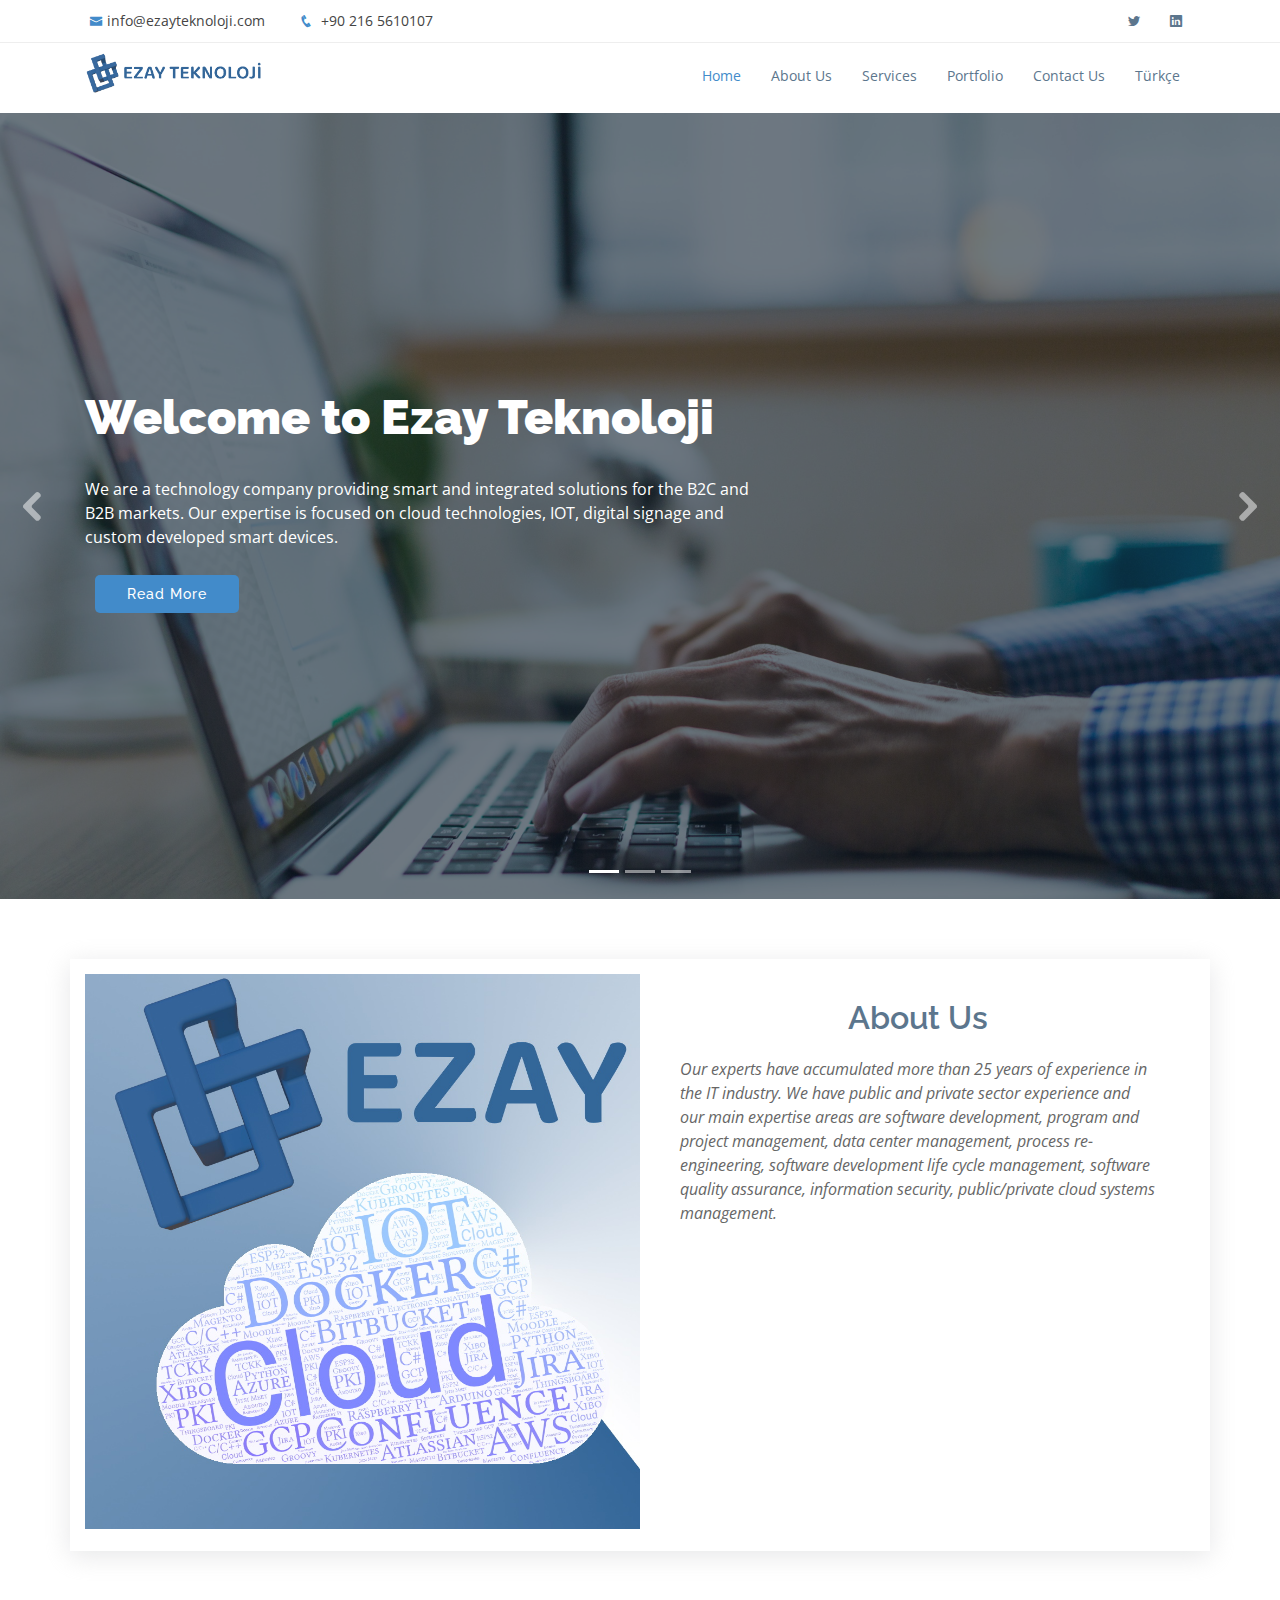
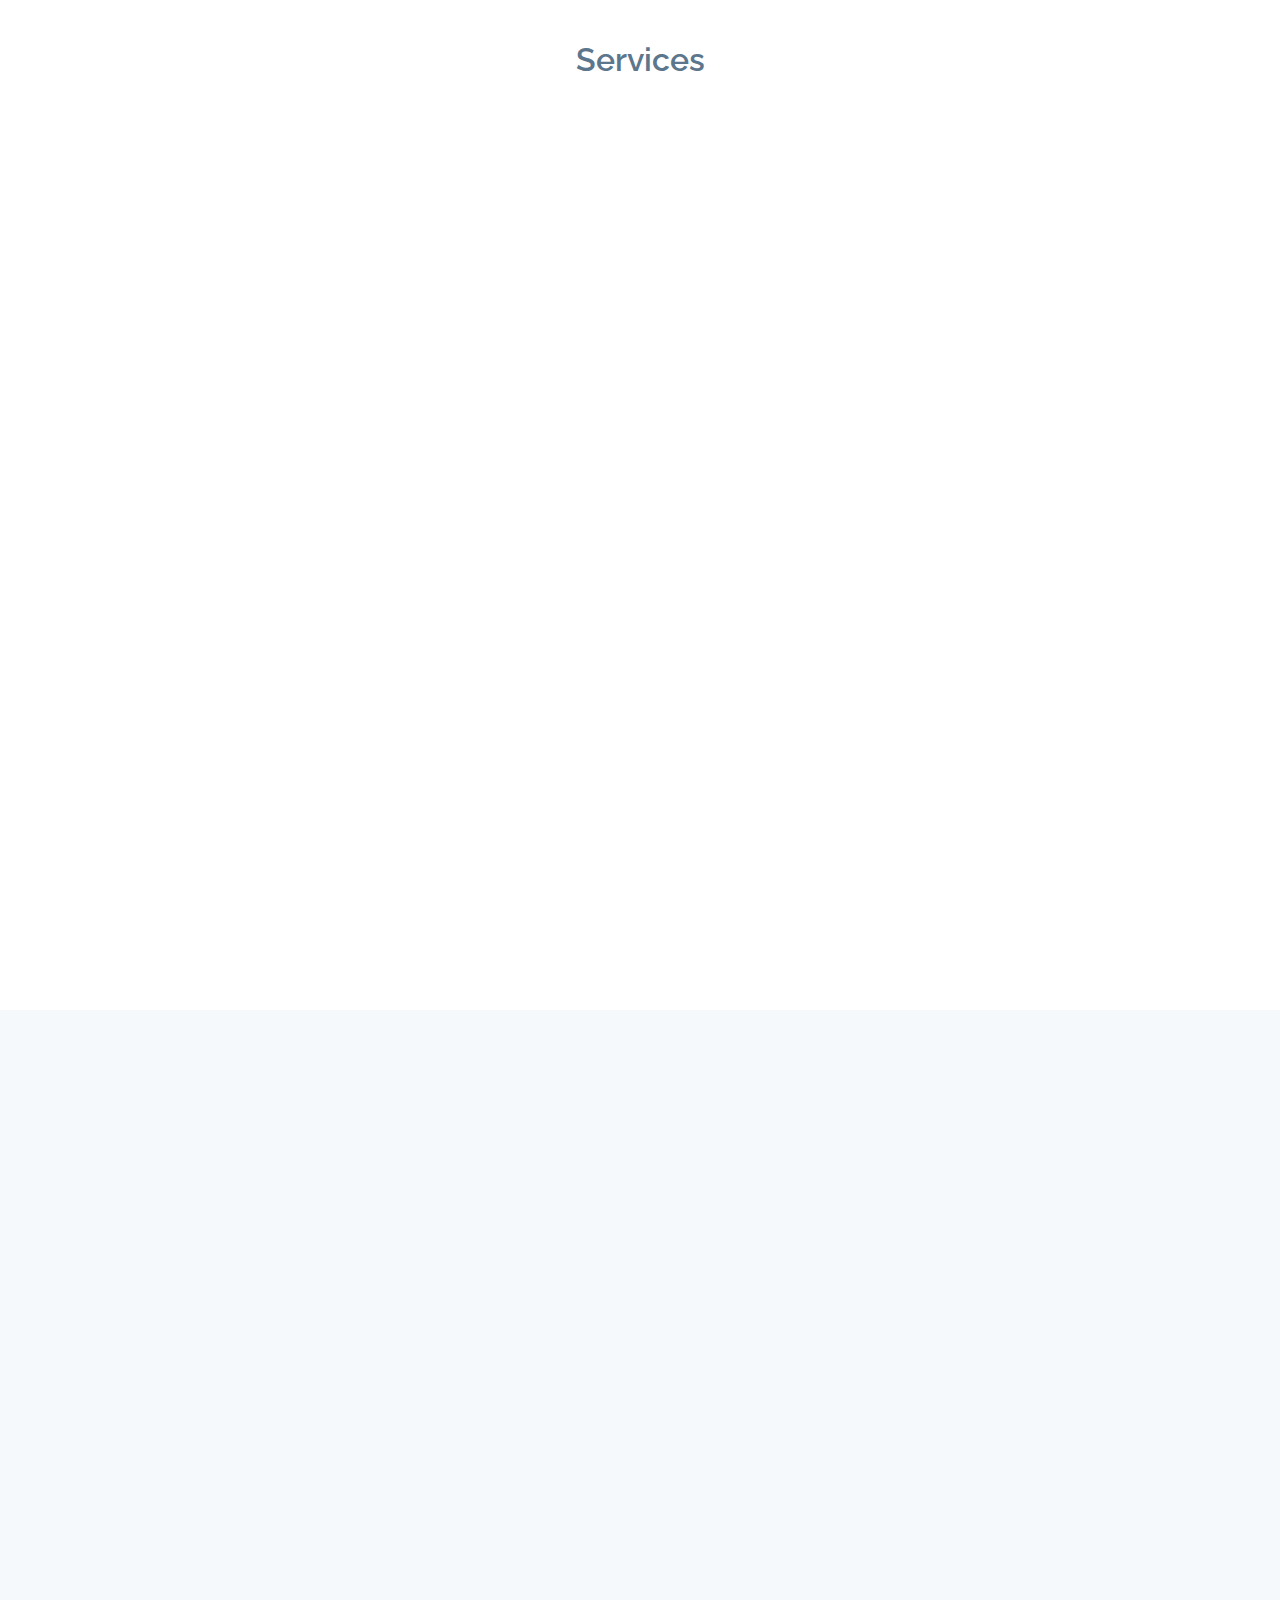
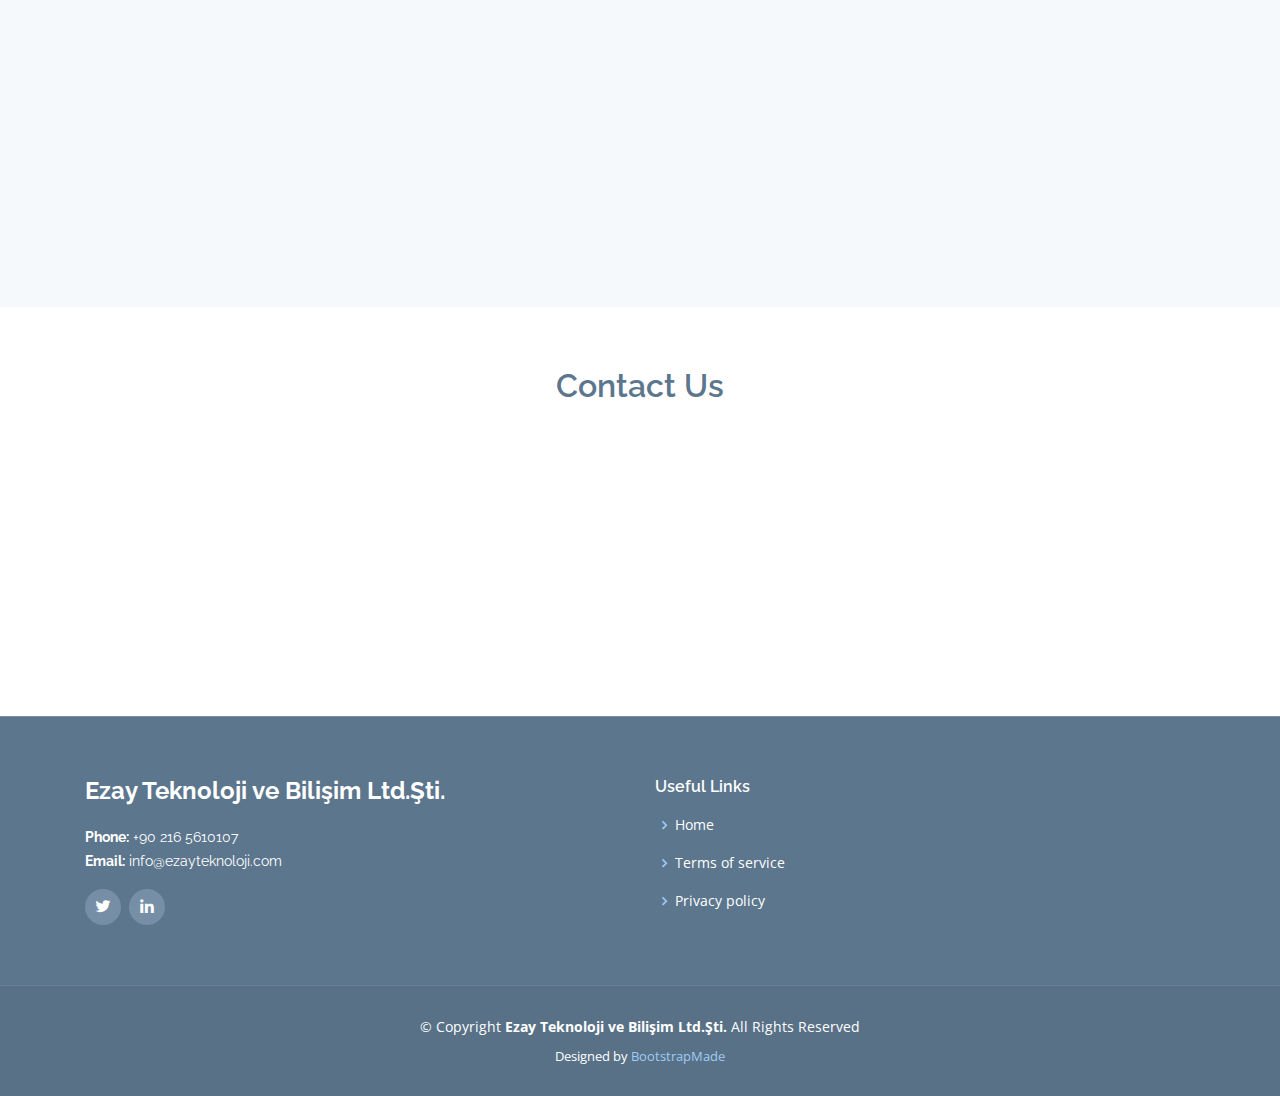
<file: index.html>
<!DOCTYPE html>
<html lang="en">

<head>
<!-- Global site tag (gtag.js) - Google Analytics -->
<script async src="https://www.googletagmanager.com/gtag/js?id=UA-168829145-1"></script>
<script>
  window.dataLayer = window.dataLayer || [];
  function gtag(){dataLayer.push(arguments);}
  gtag('js', new Date());

  gtag('config', 'UA-168829145-1');
</script>

  <meta charset="utf-8">
  <meta content="width=device-width, initial-scale=1.0" name="viewport">
  <meta name="theme-color" content="#39699E">

  <title>Ezay Teknoloji</title>
  <meta content="" name="descriptison">
  <meta content="" name="keywords">

  <!-- Favicons -->
  <link href="assets/img/favicon.png" rel="icon">
  <link href="assets/img/apple-touch-icon.png" rel="apple-touch-icon">

  <!-- Google Fonts -->
  <link href="https://fonts.googleapis.com/css?family=Open+Sans:300,300i,400,400i,600,600i,700,700i|Raleway:300,300i,400,400i,600,600i,700,700i,900" rel="stylesheet">

  <!-- Vendor CSS Files -->
  <link href="assets/vendor/bootstrap/css/bootstrap.min.css" rel="stylesheet">
  <link href="assets/vendor/icofont/icofont.min.css" rel="stylesheet">
  <link href="assets/vendor/boxicons/css/boxicons.min.css" rel="stylesheet">
  <link href="assets/vendor/animate.css/animate.min.css" rel="stylesheet">
  <link href="assets/vendor/venobox/venobox.css" rel="stylesheet">
  <link href="assets/vendor/aos/aos.css" rel="stylesheet">

  <!-- Template Main CSS File -->
  <link href="assets/css/style.css" rel="stylesheet">

  <!-- =======================================================
  * Template Name: Mamba - v2.1.0
  * Template URL: https://bootstrapmade.com/mamba-one-page-bootstrap-template-free/
  * Author: BootstrapMade.com
  * License: https://bootstrapmade.com/license/
  ======================================================== -->
</head>

<body>

  <!-- ======= Top Bar ======= -->
  <section id="topbar" class="d-none d-lg-block">
    <div class="container clearfix">
      <div class="contact-info float-left">
        <i class="icofont-envelope"></i><a href="mailto:info@ezayteknoloji.com">info@ezayteknoloji.com</a>
        <i class="icofont-phone"></i> +90 216 5610107
      </div>
      <div class="social-links float-right">
        <a href="https://twitter.com/ezayteknoloji" class="twitter"><i class="icofont-twitter"></i></a>
        <a href="https://www.linkedin.com/company/ezay-teknoloji" class="linkedin"><i class="icofont-linkedin"></i></i></a>
      </div>
    </div>
  </section>

  <!-- ======= Header ======= -->
  <header id="header">
    <div class="container">

      <div class="logo float-left">
        <!-- <h1 class="text-light"><a href="index.html"><span>Mamba</span></a></h1>
        <!-- Uncomment below if you prefer to use an image logo -->
        <a href="index.html"><img src="assets/img/logo.png" alt="" class="img-fluid"></a>
      </div>

      <nav class="nav-menu float-right d-none d-lg-block">
        <ul>
          <li class="active"><a href="index.html">Home</a></li>
          <li><a href="#about">About Us</a></li>
          <li><a href="#services">Services</a></li>
          <li><a href="#portfolio">Portfolio</a></li>
          <li><a href="#contact">Contact Us</a></li>
		  <li><a href="indextr.html">Türkçe</a></li>
        </ul>
      </nav><!-- .nav-menu -->

    </div>
  </header><!-- End Header -->

  <!-- ======= Hero Section ======= -->
  <section id="hero">
    <div class="hero-container">
      <div id="heroCarousel" class="carousel slide carousel-fade" data-ride="carousel">

        <ol class="carousel-indicators" id="hero-carousel-indicators"></ol>

        <div class="carousel-inner" role="listbox">

          <!-- Slide 1 -->
          <div class="carousel-item active" style="background-image: url('assets/img/slide/slide-1.jpg');">
            <div class="carousel-container">
              <div class="carousel-content container">
                <h2 class="animated fadeInDown">Welcome to <span>Ezay Teknoloji</span></h2>
                <p class="animated fadeInUp">We are a technology company providing smart and integrated solutions for the B2C and B2B markets. 
				Our expertise is focused on cloud technologies, IOT, digital signage and custom developed smart devices. </p>
                <a href="#about" class="btn-get-started animated fadeInUp scrollto">Read More</a>
              </div>
            </div>
          </div>

          <!-- Slide 2 -->
          <div class="carousel-item" style="background-image: url('assets/img/slide/slide-2.jpg');">
            <div class="carousel-container">
              <div class="carousel-content container">
                <h2 class="animated fadeInDown">IT Consultancy Services</h2>
                <p class="animated fadeInUp">We provide information technology consultancy services for enterprise level companies. Our hands-on approach is based on more than 25 years of field experience. </p>
                <a href="#services" class="btn-get-started animated fadeInUp scrollto">Read More</a>
              </div>
            </div>
          </div>

          <!-- Slide 3 -->
          <div class="carousel-item" style="background-image: url('assets/img/slide/slide-3.jpg');">
            <div class="carousel-container">
              <div class="carousel-content container">
                <h2 class="animated fadeInDown">Cloud Services and IOT</h2>
                <p class="animated fadeInUp">We embrace and fully use public/private cloud technologies for hosting our own services and implementing customers' solutions. 
				We use IOT and embedded smart devices in solutions that are highly innovative.</p>
                <a href="#portfolio" class="btn-get-started animated fadeInUp scrollto">Read More</a>
              </div>
            </div>
          </div>

        </div>

        <a class="carousel-control-prev" href="#heroCarousel" role="button" data-slide="prev">
          <span class="carousel-control-prev-icon icofont-rounded-left" aria-hidden="true"></span>
          <span class="sr-only">Previous</span>
        </a>
        <a class="carousel-control-next" href="#heroCarousel" role="button" data-slide="next">
          <span class="carousel-control-next-icon icofont-rounded-right" aria-hidden="true"></span>
          <span class="sr-only">Next</span>
        </a>

      </div>
    </div>
  </section><!-- End Hero -->

  <main id="main">

    <!-- ======= About Us Section ======= -->
    <section id="about" class="about">
      <div class="container">

        <div class="row no-gutters">
          <div class="col-lg-6 video-box">
            <img src="assets/img/about.jpg" class="img-fluid" alt="">
            <!-- <a href="https://www.youtube.com/watch?v=jDDaplaOz7Q" class="venobox play-btn mb-4" data-vbtype="video" data-autoplay="true"></a> -->
          </div>

          <div class="col-lg-6 d-flex flex-column justify-content-center about-content">

            <div class="section-title">
              <h2>About Us</h2>
              <p>Our experts have accumulated more than 25 years of experience in the IT industry. We have public and private sector experience and our main expertise areas are software development, program and project management, 
			  data center management, process re-engineering, software development life cycle management, software quality assurance, information security, public/private cloud systems management.</p>
            </div>

            <div class="icon-box" data-aos="fade-up" data-aos-delay="100">
              <div class="icon"><i class="bx bx-user"></i></div>
              <h4 class="title"><a href="">Customer First</a></h4>
              <p class="description">We listen our customers carefully and throughly. We serve the customer needs and provide most feasible solutions.</p>
            </div>

            <div class="icon-box" data-aos="fade-up" data-aos-delay="100">
              <div class="icon"><i class="bx bx-gift"></i></div>
              <h4 class="title"><a href="">Deliver Working Solutions</a></h4>
              <p class="description">We are an agile company. We keep our promises and deliver working solutions to our customers.</p>
            </div>

          </div>
        </div>

      </div>
    </section><!-- End About Us Section -->

    <!-- ======= About Lists Section ======= 
    <section class="about-lists">
      <div class="container">

        <div class="row no-gutters">

          <div class="col-lg-4 col-md-6 content-item" data-aos="fade-up">
            <span>01</span>
            <h4>Lorem Ipsum</h4>
            <p>Ulamco laboris nisi ut aliquip ex ea commodo consequat. Et consectetur ducimus vero placeat</p>
          </div>

          <div class="col-lg-4 col-md-6 content-item" data-aos="fade-up" data-aos-delay="100">
            <span>02</span>
            <h4>Repellat Nihil</h4>
            <p>Dolorem est fugiat occaecati voluptate velit esse. Dicta veritatis dolor quod et vel dire leno para dest</p>
          </div>

          <div class="col-lg-4 col-md-6 content-item" data-aos="fade-up" data-aos-delay="200">
            <span>03</span>
            <h4> Ad ad velit qui</h4>
            <p>Molestiae officiis omnis illo asperiores. Aut doloribus vitae sunt debitis quo vel nam quis</p>
          </div>

          <div class="col-lg-4 col-md-6 content-item" data-aos="fade-up" data-aos-delay="300">
            <span>04</span>
            <h4>Repellendus molestiae</h4>
            <p>Inventore quo sint a sint rerum. Distinctio blanditiis deserunt quod soluta quod nam mider lando casa</p>
          </div>

          <div class="col-lg-4 col-md-6 content-item" data-aos="fade-up" data-aos-delay="400">
            <span>05</span>
            <h4>Sapiente Magnam</h4>
            <p>Vitae dolorem in deleniti ipsum omnis tempore voluptatem. Qui possimus est repellendus est quibusdam</p>
          </div>

          <div class="col-lg-4 col-md-6 content-item" data-aos="fade-up" data-aos-delay="500">
            <span>06</span>
            <h4>Facilis Impedit</h4>
            <p>Quis eum numquam veniam ea voluptatibus voluptas. Excepturi aut nostrum repudiandae voluptatibus corporis sequi</p>
          </div>

        </div>

      </div>
    </section><!-- End About Lists Section -->

    <!-- ======= Counts Section ======= 
    <section class="counts section-bg">
      <div class="container">

        <div class="row">

          <div class="col-lg-3 col-md-6 text-center" data-aos="fade-up">
            <div class="count-box">
              <i class="icofont-simple-smile" style="color: #20b38e;"></i>
              <span data-toggle="counter-up">232</span>
              <p>Happy Clients</p>
            </div>
          </div>

          <div class="col-lg-3 col-md-6 text-center" data-aos="fade-up" data-aos-delay="200">
            <div class="count-box">
              <i class="icofont-document-folder" style="color: #c042ff;"></i>
              <span data-toggle="counter-up">521</span>
              <p>Projects</p>
            </div>
          </div>

          <div class="col-lg-3 col-md-6 text-center" data-aos="fade-up" data-aos-delay="400">
            <div class="count-box">
              <i class="icofont-live-support" style="color: #46d1ff;"></i>
              <span data-toggle="counter-up">1,463</span>
              <p>Hours Of Support</p>
            </div>
          </div>

          <div class="col-lg-3 col-md-6 text-center" data-aos="fade-up" data-aos-delay="600">
            <div class="count-box">
              <i class="icofont-users-alt-5" style="color: #ffb459;"></i>
              <span data-toggle="counter-up">15</span>
              <p>Hard Workers</p>
            </div>
          </div>

        </div>

      </div>
    </section><!-- End Counts Section -->

    <!-- ======= Services Section ======= -->
    <section id="services" class="services">
      <div class="container">

        <div class="section-title">
          <h2>Services</h2>
        </div>

        <div class="row">
          <div class="col-lg-4 col-md-6 icon-box" data-aos="fade-up">
            <div class="icon"><i class="icofont-chart-flow"></i></div>
            <h4 class="title"><a href="">Software Development</a></h4>
            <p class="description">We have delivered 1MLoc software projects with large development teams. We can help you build teams in-house or outsourced.</p>
          </div>
          <div class="col-lg-4 col-md-6 icon-box" data-aos="fade-up" data-aos-delay="200">
            <div class="icon"><i class="icofont-cloud"></i></div>
            <h4 class="title"><a href="">Public Cloud</a></h4>
            <p class="description">We help you deliver projects on AWS, Azure, GCP.</p>
          </div>
		  <div class="col-lg-4 col-md-6 icon-box" data-aos="fade-up" data-aos-delay="500">
            <div class="icon"><i class="icofont-network"></i></div>
            <h4 class="title"><a href="">IOT</a></h4>
            <p class="description">We host our own multi-tenant IOT platform which can be used by our customers. We can setup your own private IOT platform.</p>
          </div>
          <div class="col-lg-4 col-md-6 icon-box" data-aos="fade-up" data-aos-delay="300">
            <div class="icon"><i class="icofont-law-document"></i></div>
            <h4 class="title"><a href="">Process Re-engineering</a></h4>
            <p class="description">We help you discover new ways of doing work using digital tools.</p>
          </div>
          <div class="col-lg-4 col-md-6 icon-box" data-aos="fade-up" data-aos-delay="400">
            <div class="icon"><i class="icofont-recycle-alt"></i></div>
            <h4 class="title"><a href="">SDLC</a></h4>
            <p class="description">We help you to build/optimize your software development life cycle using modern tool stacks. These include Github, Gitlab, Sonarqube, Checkmarx, Atlassian Bitbucket, Atlassian Jira, Atlassian Confluence.</p>
          </div>
          <div class="col-lg-4 col-md-6 icon-box" data-aos="fade-up" data-aos-delay="500">
            <div class="icon"><i class="icofont-ssl-security"></i></div>
            <h4 class="title"><a href="">Information Security</a></h4>
            <p class="description">We provide our expertise in public key infrastructure (PKI), cryptography and protocols. These include smartcards, electronic signatures, HSM, e-identity cards, e-documents.</p>
          </div>

		  <div class="col-lg-4 col-md-6 icon-box" data-aos="fade-up" data-aos-delay="500">
            <div class="icon"><i class="icofont-ui-video-play"></i></div>
            <h4 class="title"><a href="">Digital Signage</a></h4>
            <p class="description">We host our own multi-tenant digital signage platform which can be used by our customers. We can setup your own private digital signage platform.</p>
          </div>
		  <div class="col-lg-4 col-md-6 icon-box" data-aos="fade-up" data-aos-delay="500">
            <div class="icon"><i class="icofont-micro-chip"></i></div>
            <h4 class="title"><a href="">Smart Devices</a></h4>
            <p class="description">We design and build smart devices according to customer requirements. We can deliver prototypes and proof of concept models.</p>
          </div>
        </div>

      </div>
    </section><!-- End Services Section -->

    <!-- ======= Our Portfolio Section ======= -->
    <section id="portfolio" class="portfolio section-bg">
      <div class="container" data-aos="fade-up" data-aos-delay="100">

        <div class="section-title">
          <h2>Our Portfolio</h2>
          <p>Please contact us for further detail on the following solutions/products.</p>
        </div>

        <div class="row">
          <div class="col-lg-12">
            <ul id="portfolio-flters">
              <li data-filter="*" class="filter-active">All</li>
              <li data-filter=".filter-app">Software</li>
              <li data-filter=".filter-card">Smart Device</li>
              <li data-filter=".filter-web">Platform</li>
            </ul>
          </div>
        </div>

        <div class="row portfolio-container">

          <div class="col-lg-4 col-md-6 portfolio-item filter-app">
            <div class="portfolio-wrap">
              <img src="assets/img/portfolio/portfolio-1.jpg" class="img-fluid" alt="">
              <div class="portfolio-info">
                <h4>Interactive Eltrain Studio (IES)</h4>
                <p>Electronics training software for lab equipment</p>
                <div class="portfolio-links">
                  <a href="assets/img/portfolio/portfolio-1.jpg" data-gall="portfolioGallery" class="venobox" title="IES Software"><i class="icofont-eye"></i></a>
                  <a href="http://www.iesaviation.com/" title="More Details"><i class="icofont-external-link"></i></a>
                </div>
              </div>
            </div>
          </div>

          <div class="col-lg-4 col-md-6 portfolio-item filter-card">
            <div class="portfolio-wrap">
              <img src="assets/img/portfolio/portfolio-2.jpg" class="img-fluid" alt="">
              <div class="portfolio-info">
                <h4>UV PAK-19</h4>
                <p>Smart device for connectivity</p>
                <div class="portfolio-links">
                  <a href="assets/img/portfolio/portfolio-2.jpg" data-gall="portfolioGallery" class="venobox" title="UV PAK-19"><i class="icofont-eye"></i></a>
                  <a href="http://uvturkiye.com/" title="More Details"><i class="icofont-external-link"></i></a>
                </div>
              </div>
            </div>
          </div>

          <div class="col-lg-4 col-md-6 portfolio-item filter-card">
            <div class="portfolio-wrap">
              <img src="assets/img/portfolio/coming-soon.jpg" class="img-fluid" alt="">
              <div class="portfolio-info">
                <h4>Body Heat Monitor</h4>
                <p>Smart device for COVID-19</p>
                <div class="portfolio-links">
                  <a href="assets/img/portfolio/coming-soon.jpg" data-gall="portfolioGallery" class="venobox" title="Body Heat Monitor"><i class="icofont-eye"></i></a>
                  <!--<a href="#" title="More Details"><i class="icofont-external-link"></i></a>-->
                </div>
              </div>
            </div>
          </div>

          <div class="col-lg-4 col-md-6 portfolio-item filter-web">
            <div class="portfolio-wrap">
              <img src="assets/img/portfolio/coming-soon.jpg" class="img-fluid" alt="">
              <div class="portfolio-info">
                <h4>IOT Platform</h4>
                <p>Public, multi-tenant IOT platform</p>
                <div class="portfolio-links">
                  <a href="assets/img/portfolio/coming-soon.jpg" data-gall="portfolioGallery" class="venobox" title="IOT Platform"><i class="icofont-eye"></i></a>
                  <!--<a href="#" title="More Details"><i class="icofont-external-link"></i></a>-->
                </div>
              </div>
            </div>
          </div>

          <div class="col-lg-4 col-md-6 portfolio-item filter-web">
            <div class="portfolio-wrap">
              <img src="assets/img/portfolio/coming-soon.jpg" class="img-fluid" alt="">
              <div class="portfolio-info">
                <h4>E-Learning Platform</h4>
                <p>Public, multi-tenant e-learning platform</p>
                <div class="portfolio-links">
                  <a href="assets/img/portfolio/coming-soon.jpg" data-gall="portfolioGallery" class="venobox" title="E-learning Platform"><i class="icofont-eye"></i></a>
                  <!--<a href="#" title="More Details"><i class="icofont-external-link"></i></a>-->
                </div>
              </div>
            </div>
          </div>

          <div class="col-lg-4 col-md-6 portfolio-item filter-web">
            <div class="portfolio-wrap">
              <img src="assets/img/portfolio/coming-soon.jpg" class="img-fluid" alt="">
              <div class="portfolio-info">
                <h4>Digital Signage Platform</h4>
                <p>Public, multi-tenant Digital Signage platform</p>
                <div class="portfolio-links">
                  <a href="assets/img/portfolio/coming-soon.jpg" data-gall="portfolioGallery" class="venobox" title="Digital Signage Platform"><i class="icofont-eye"></i></a>
                  <!--<a href="#" title="More Details"><i class="icofont-external-link"></i></a>-->
                </div>
              </div>
            </div>
          </div>
		  
        </div>

      </div>
    </section><!-- End Our Portfolio Section -->

    <!-- ======= Our Team Section ======= 
    <section id="team" class="team">
      <div class="container">

        <div class="section-title">
          <h2>Our Team</h2>
          <p>Magnam dolores commodi suscipit. Necessitatibus eius consequatur ex aliquid fuga eum quidem.</p>
        </div>

        <div class="row">

          <div class="col-xl-3 col-lg-4 col-md-6" data-aos="fade-up">
            <div class="member">
              <div class="pic"><img src="assets/img/team/team-1.jpg" class="img-fluid" alt=""></div>
              <div class="member-info">
                <h4>Walter White</h4>
                <span>Chief Executive Officer</span>
                <div class="social">
                  <a href=""><i class="icofont-twitter"></i></a>
                  <a href=""><i class="icofont-facebook"></i></a>
                  <a href=""><i class="icofont-instagram"></i></a>
                  <a href=""><i class="icofont-linkedin"></i></a>
                </div>
              </div>
            </div>
          </div>

          <div class="col-xl-3 col-lg-4 col-md-6" data-aos="fade-up" data-aos-delay="100">
            <div class="member">
              <div class="pic"><img src="assets/img/team/team-2.jpg" class="img-fluid" alt=""></div>
              <div class="member-info">
                <h4>Sarah Jhonson</h4>
                <span>Product Manager</span>
                <div class="social">
                  <a href=""><i class="icofont-twitter"></i></a>
                  <a href=""><i class="icofont-facebook"></i></a>
                  <a href=""><i class="icofont-instagram"></i></a>
                  <a href=""><i class="icofont-linkedin"></i></a>
                </div>
              </div>
            </div>
          </div>

          <div class="col-xl-3 col-lg-4 col-md-6" data-aos="fade-up" data-aos-delay="200">
            <div class="member">
              <div class="pic"><img src="assets/img/team/team-3.jpg" class="img-fluid" alt=""></div>
              <div class="member-info">
                <h4>William Anderson</h4>
                <span>CTO</span>
                <div class="social">
                  <a href=""><i class="icofont-twitter"></i></a>
                  <a href=""><i class="icofont-facebook"></i></a>
                  <a href=""><i class="icofont-instagram"></i></a>
                  <a href=""><i class="icofont-linkedin"></i></a>
                </div>
              </div>
            </div>
          </div>

          <div class="col-xl-3 col-lg-4 col-md-6" data-aos="fade-up" data-aos-delay="300">
            <div class="member">
              <div class="pic"><img src="assets/img/team/team-4.jpg" class="img-fluid" alt=""></div>
              <div class="member-info">
                <h4>Amanda Jepson</h4>
                <span>Accountant</span>
                <div class="social">
                  <a href=""><i class="icofont-twitter"></i></a>
                  <a href=""><i class="icofont-facebook"></i></a>
                  <a href=""><i class="icofont-instagram"></i></a>
                  <a href=""><i class="icofont-linkedin"></i></a>
                </div>
              </div>
            </div>
          </div>

        </div>

      </div>
    </section><!-- End Our Team Section -->

    <!-- ======= Frequently Asked Questions Section ======= 
    <section id="faq" class="faq section-bg">
      <div class="container">

        <div class="section-title">
          <h2>Frequently Asked Questions</h2>
        </div>

        <div class="row  d-flex align-items-stretch">

          <div class="col-lg-6 faq-item" data-aos="fade-up">
            <h4>Non consectetur a erat nam at lectus urna duis?</h4>
            <p>
              Feugiat pretium nibh ipsum consequat. Tempus iaculis urna id volutpat lacus laoreet non curabitur gravida. Venenatis lectus magna fringilla urna porttitor rhoncus dolor purus non.
            </p>
          </div>

          <div class="col-lg-6 faq-item" data-aos="fade-up" data-aos-delay="100">
            <h4>Feugiat scelerisque varius morbi enim nunc faucibus a pellentesque?</h4>
            <p>
              Dolor sit amet consectetur adipiscing elit pellentesque habitant morbi. Id interdum velit laoreet id donec ultrices. Fringilla phasellus faucibus scelerisque eleifend donec pretium. Est pellentesque elit ullamcorper dignissim.
            </p>
          </div>

          <div class="col-lg-6 faq-item" data-aos="fade-up" data-aos-delay="200">
            <h4>Dolor sit amet consectetur adipiscing elit pellentesque habitant morbi?</h4>
            <p>
              Eleifend mi in nulla posuere sollicitudin aliquam ultrices sagittis orci. Faucibus pulvinar elementum integer enim. Sem nulla pharetra diam sit amet nisl suscipit. Rutrum tellus pellentesque eu tincidunt. Lectus urna duis convallis convallis tellus.
            </p>
          </div>

          <div class="col-lg-6 faq-item" data-aos="fade-up" data-aos-delay="300">
            <h4>Ac odio tempor orci dapibus. Aliquam eleifend mi in nulla?</h4>
            <p>
              Dolor sit amet consectetur adipiscing elit pellentesque habitant morbi. Id interdum velit laoreet id donec ultrices. Fringilla phasellus faucibus scelerisque eleifend donec pretium. Est pellentesque elit ullamcorper dignissim.
            </p>
          </div>

          <div class="col-lg-6 faq-item" data-aos="fade-up" data-aos-delay="400">
            <h4>Tempus quam pellentesque nec nam aliquam sem et tortor consequat?</h4>
            <p>
              Molestie a iaculis at erat pellentesque adipiscing commodo. Dignissim suspendisse in est ante in. Nunc vel risus commodo viverra maecenas accumsan. Sit amet nisl suscipit adipiscing bibendum est. Purus gravida quis blandit turpis cursus in
            </p>
          </div>

          <div class="col-lg-6 faq-item" data-aos="fade-up" data-aos-delay="500">
            <h4>Tortor vitae purus faucibus ornare. Varius vel pharetra vel turpis nunc eget lorem dolor?</h4>
            <p>
              Laoreet sit amet cursus sit amet dictum sit amet justo. Mauris vitae ultricies leo integer malesuada nunc vel. Tincidunt eget nullam non nisi est sit amet. Turpis nunc eget lorem dolor sed. Ut venenatis tellus in metus vulputate eu scelerisque.
            </p>
          </div>

        </div>

      </div>
    </section><!-- End Frequently Asked Questions Section -->

    <!-- ======= Contact Us Section ======= -->
    <section id="contact" class="contact">
      <div class="container">

        <div class="section-title">
          <h2>Contact Us</h2>
        </div>

        <div class="row">

          <div class="col-lg-6 d-flex align-items-stretch" data-aos="fade-up">
            <div class="info-box">
              <i class="bx bx-map"></i>
              <h3>R&D Office</h3>
              <p>Adil Mah. Beykoz Cad. Kemerler Sk. No:6/2 34935 Sultanbeyli - İSTANBUL</p>
            </div>
          </div>

          <div class="col-lg-3 d-flex align-items-stretch" data-aos="fade-up" data-aos-delay="100">
            <div class="info-box">
              <i class="bx bx-envelope"></i>
              <h3>Email Us</h3>
              <p>info@ezayteknoloji.com</p>
            </div>
          </div>

          <div class="col-lg-3 d-flex align-items-stretch" data-aos="fade-up" data-aos-delay="200">
            <div class="info-box ">
              <i class="bx bx-phone-call"></i>
              <h3>Call Us</h3>
              <p>+90 216 5610107</p>
            </div>
          </div>

        </div>

      </div>
    </section><!-- End Contact Us Section -->

  </main><!-- End #main -->

  <!-- ======= Footer ======= -->
  <footer id="footer">
    <div class="footer-top">
      <div class="container">
        <div class="row">

          <div class="col-md-6 footer-info">
            <h3>Ezay Teknoloji ve Bilişim Ltd.Şti.</h3>
            <p>
              <strong>Phone:</strong> +90 216 5610107<br>
              <strong>Email:</strong> info@ezayteknoloji.com<br>
            </p>
            <div class="social-links mt-3">
              <a href="https://twitter.com/ezayteknoloji" class="twitter"><i class="bx bxl-twitter"></i></a>
              <a href="https://www.linkedin.com/company/ezay-teknoloji" class="linkedin"><i class="bx bxl-linkedin"></i></a>
            </div>
          </div>

          <div class="col-md-6 footer-links">
            <h4>Useful Links</h4>
            <ul>
              <li><i class="bx bx-chevron-right"></i> <a href="index.html">Home</a></li>
              <li><i class="bx bx-chevron-right"></i> <a href="terms-of-service.html">Terms of service</a></li>
              <li><i class="bx bx-chevron-right"></i> <a href="privacy.html">Privacy policy</a></li>
            </ul>
          </div>


        </div>
      </div>
    </div>

    <div class="container">
      <div class="copyright">
        &copy; Copyright <strong><span>Ezay Teknoloji ve Bilişim Ltd.Şti.</span></strong> All Rights Reserved
      </div>
      <div class="credits">
        <!-- All the links in the footer should remain intact. -->
        <!-- You can delete the links only if you purchased the pro version. -->
        <!-- Licensing information: https://bootstrapmade.com/license/ -->
        <!-- Purchase the pro version with working PHP/AJAX contact form: https://bootstrapmade.com/mamba-one-page-bootstrap-template-free/ -->
        Designed by <a href="https://bootstrapmade.com/">BootstrapMade</a>
      </div>
    </div>
  </footer><!-- End Footer -->

  <a href="#" class="back-to-top"><i class="icofont-simple-up"></i></a>

  <!-- Vendor JS Files -->
  <script src="assets/vendor/jquery/jquery.min.js"></script>
  <script src="assets/vendor/bootstrap/js/bootstrap.bundle.min.js"></script>
  <script src="assets/vendor/jquery.easing/jquery.easing.min.js"></script>
  <script src="assets/vendor/php-email-form/validate.js"></script>
  <script src="assets/vendor/jquery-sticky/jquery.sticky.js"></script>
  <script src="assets/vendor/venobox/venobox.min.js"></script>
  <script src="assets/vendor/waypoints/jquery.waypoints.min.js"></script>
  <script src="assets/vendor/counterup/counterup.min.js"></script>
  <script src="assets/vendor/isotope-layout/isotope.pkgd.min.js"></script>
  <script src="assets/vendor/aos/aos.js"></script>

  <!-- Template Main JS File -->
  <script src="assets/js/main.js"></script>

</body>

</html>
</file>
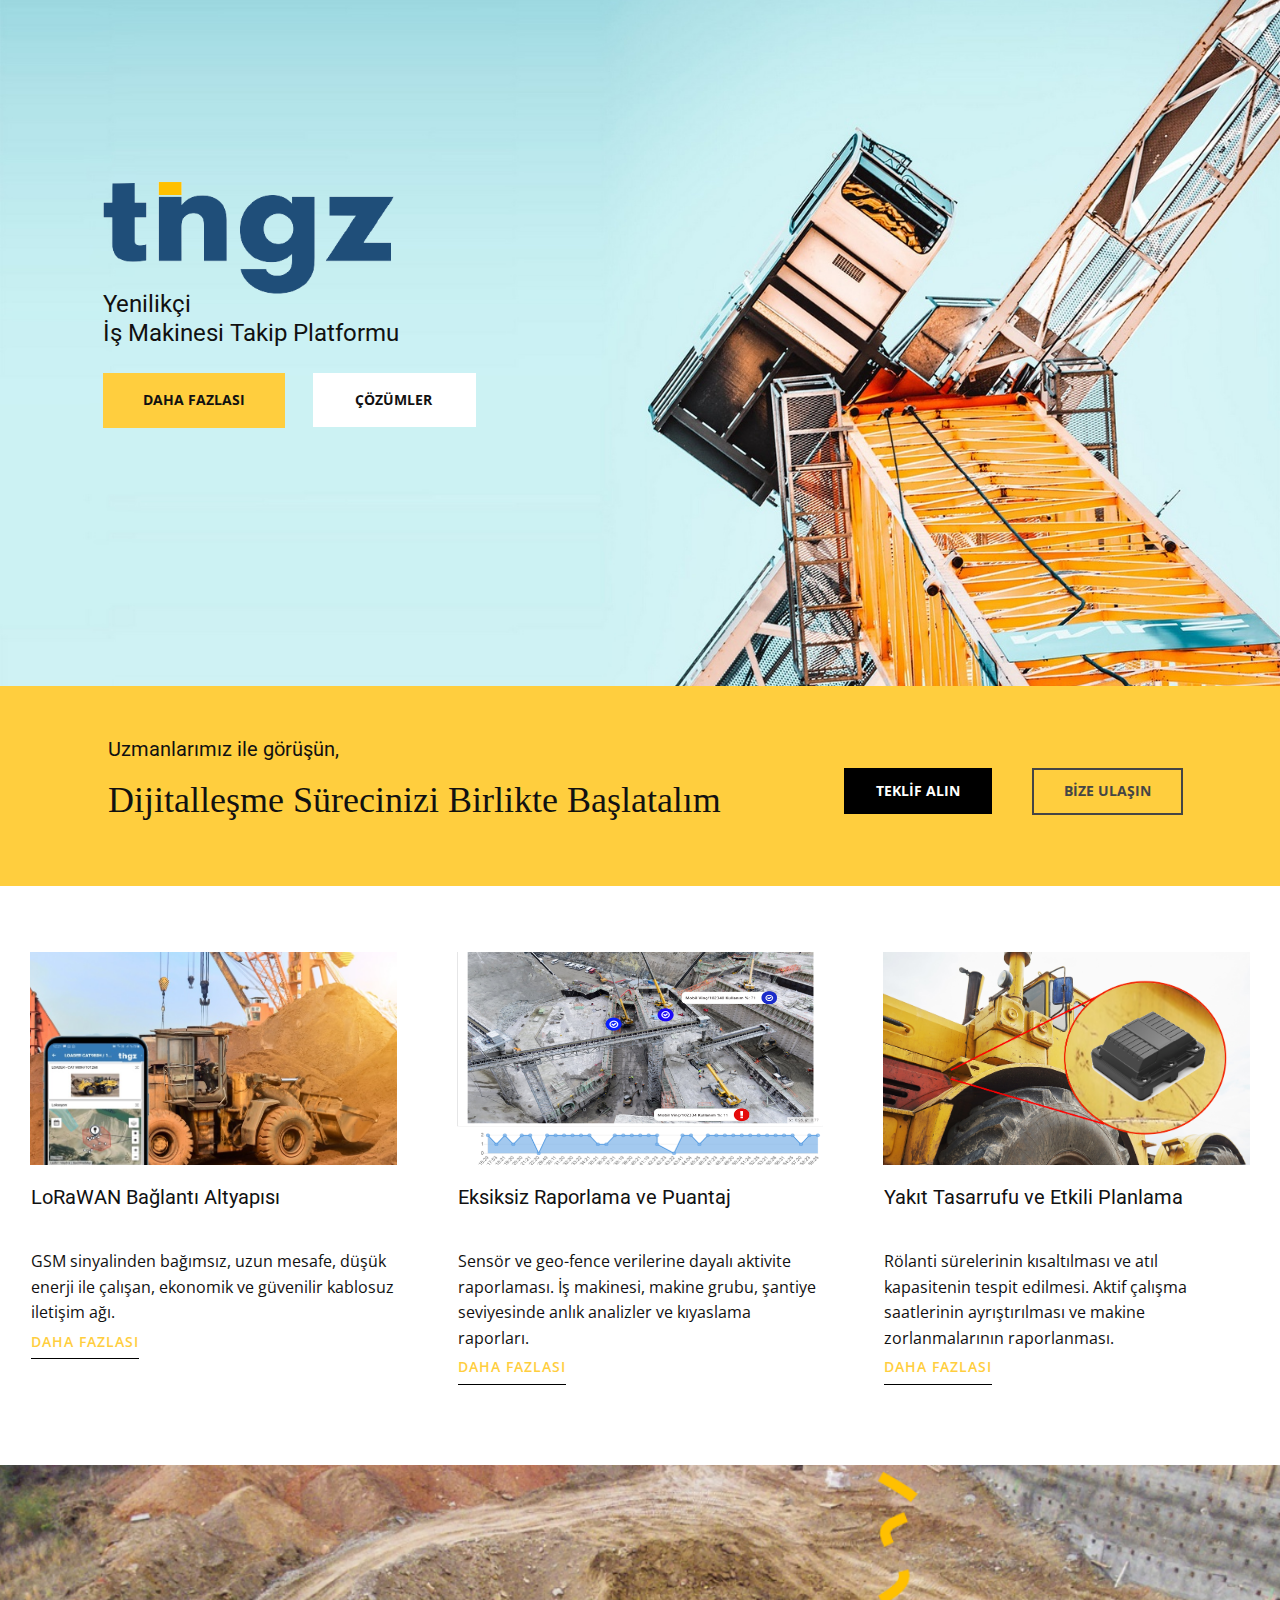
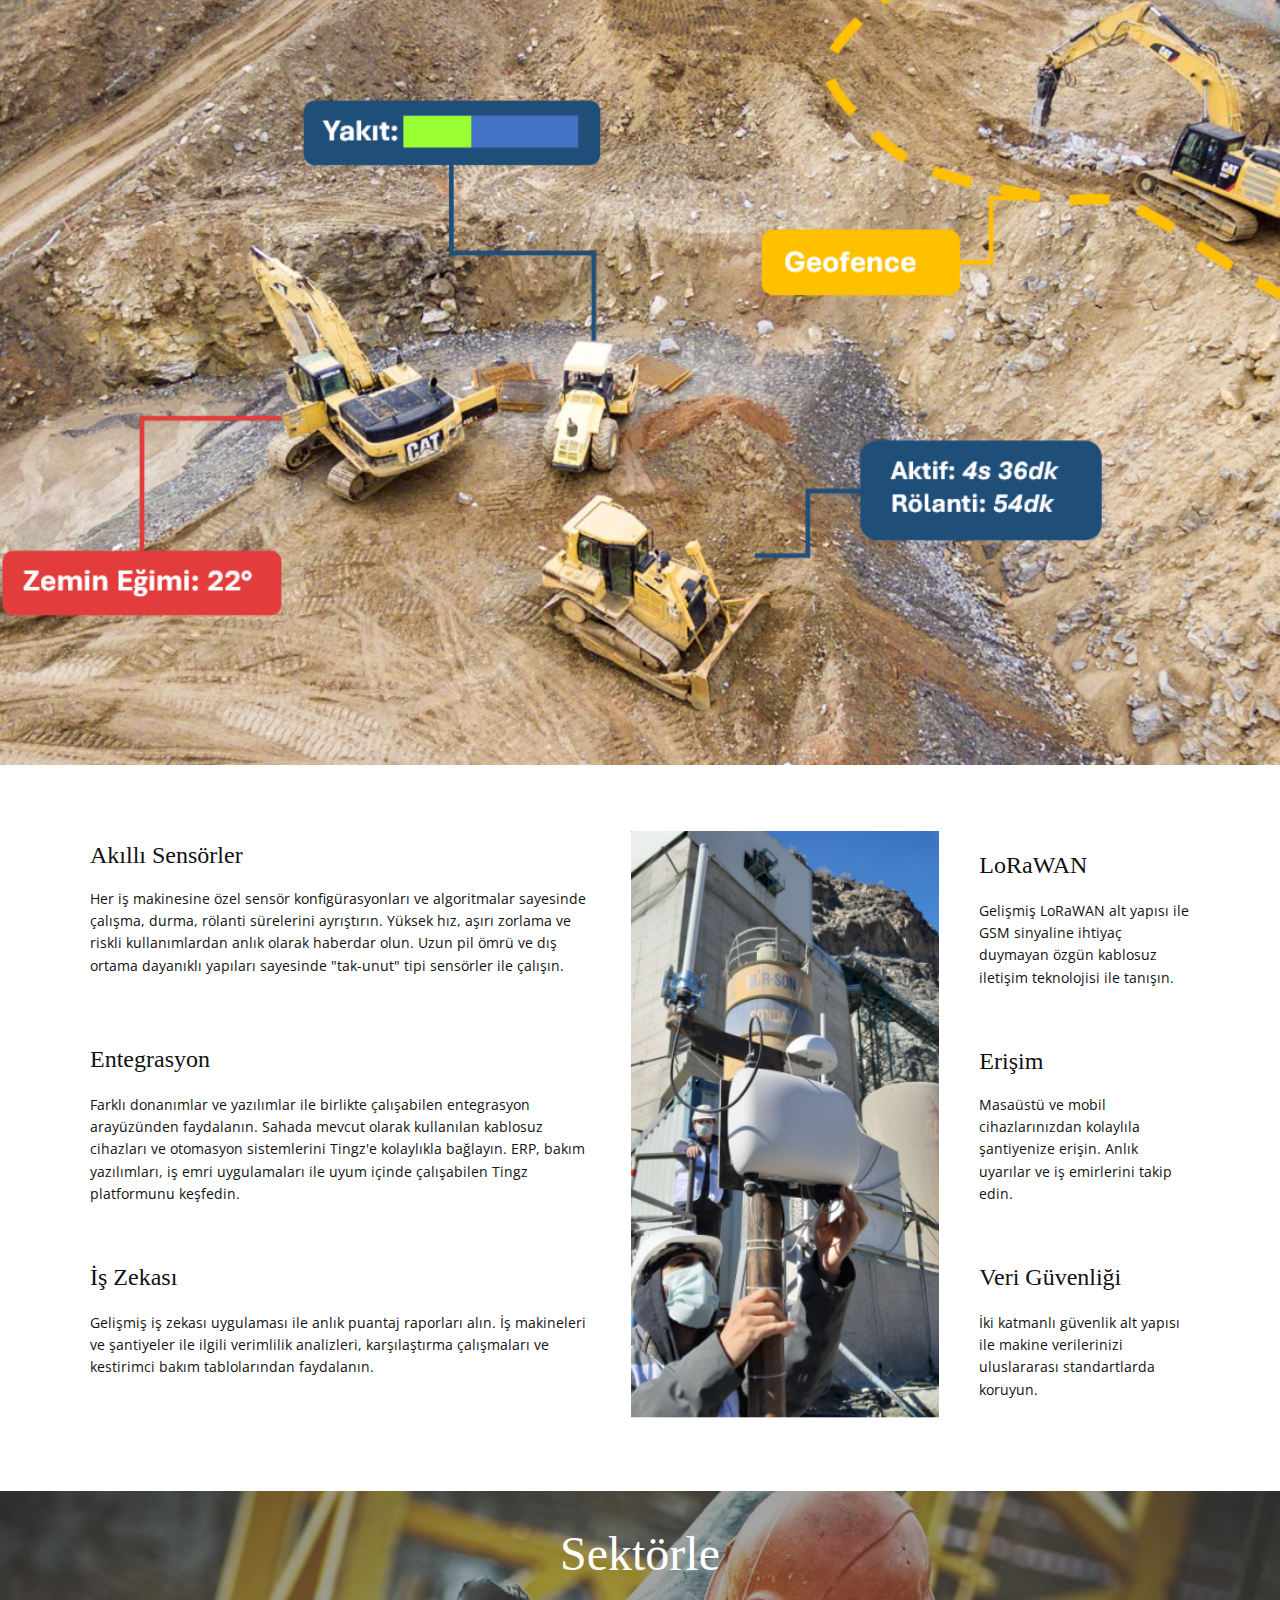
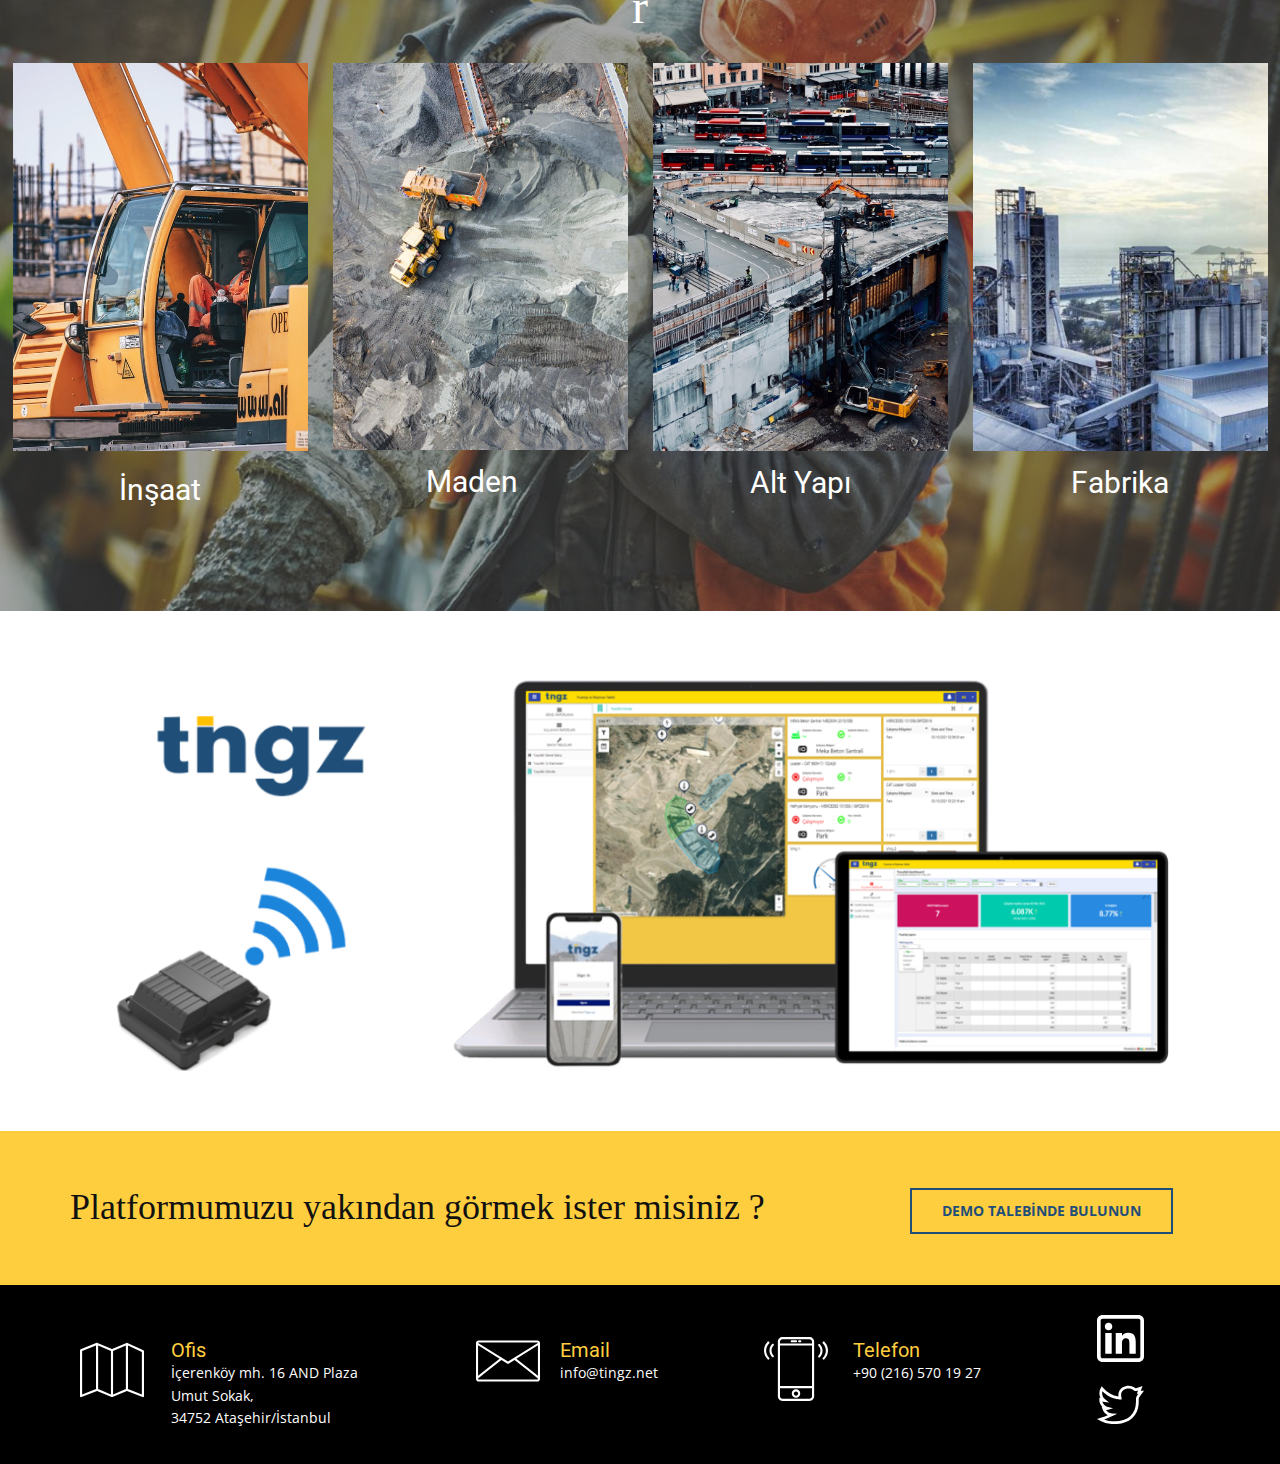
<file: tingz/index.html>
<!DOCTYPE html>
<html style="font-size: 16px;">
  <head>
    <meta name="viewport" content="width=device-width, initial-scale=1.0">
    <meta charset="utf-8">
    <meta name="keywords" content="Puantaj, endüstri 4.0, makine takip, iot, sensör, iş makinesi, inşaat, şantiye takip">
    <meta name="description" content="TINGZ- Yenilikçi İş Makinesi Takip Platformu">
    <meta name="page_type" content="np-template-header-footer-from-plugin">
    <title>tingz.net</title>
    <link rel="stylesheet" href="nicepage.css" media="screen">
<link rel="stylesheet" href="Home.css" media="screen">
    <script class="u-script" type="text/javascript" src="jquery.js" defer=""></script>
    <script class="u-script" type="text/javascript" src="nicepage.js" defer=""></script>
    <meta name="generator" content="Nicepage 3.16.1, nicepage.com">
    <link rel="canonical" href="https://tingz.net/ana-sayfa">
    <link rel="icon" href="images/favicon.png">
    <link id="u-theme-google-font" rel="stylesheet" href="https://fonts.googleapis.com/css?family=Roboto:100,100i,300,300i,400,400i,500,500i,700,700i,900,900i|Open+Sans:300,300i,400,400i,600,600i,700,700i,800,800i">
    
    
    
    <script type="application/ld+json">{
		"@context": "http://schema.org",
		"@type": "Organization",
		"name": "Ana Sayfa",
		"url": "index.html",
		"logo": "images/default-logo.png",
		"sameAs": []
}</script>
    <meta property="og:title" content="Home">
    <meta property="og:type" content="website">
    <meta property="og:description" content="TINGZ- Yenilikçi İş Makinesi Takip Platformu">
    <meta name="theme-color" content="#834496">
    <meta property="og:url" content="index.html">
  </head>
  <body class="u-body"> 
    <section class="u-clearfix u-image u-section-1" id="sec-9580">
      <div class="u-clearfix u-sheet u-sheet-1">
        <img class="u-image u-image-default u-image-1" src="images/LogoPNG-removebg-preview.png" alt="" data-image-width="666" data-image-height="374">
        <h4 class="u-align-left u-text u-text-1">Yenilikçi&nbsp;<br>İş Makinesi Takip Platformu
        </h4>
        <a href="cozumler.html" data-page-id="98092717" class="u-btn u-button-style u-white u-btn-1">çözümler</a>
        <a href="index.html#sec-7de7" data-page-id="44663731" class="u-btn u-button-style u-palette-4-base u-btn-2">DAHA FAZLASI</a>
      </div>
    </section>
    <section class="u-clearfix u-palette-4-base u-section-2" id="sec-fddc">
      <div class="u-clearfix u-sheet u-sheet-1">
        <div class="u-clearfix u-expanded-width u-layout-wrap u-layout-wrap-1">
          <div class="u-layout">
            <div class="u-layout-row">
              <div class="u-align-left u-container-style u-layout-cell u-left-cell u-similar-fill u-size-36 u-layout-cell-1">
                <div class="u-container-layout u-container-layout-1">
                  <h4 class="u-text u-text-1">Uzmanlarımız ile görüşün,</h4>
                  <h2 class="u-custom-font u-text u-text-2">Dijitalleşme Sürecinizi Birlikte Başlatalım</h2>
                </div>
              </div>
              <div class="u-align-left u-container-style u-layout-cell u-right-cell u-similar-fill u-size-24 u-layout-cell-2">
                <div class="u-container-layout u-container-layout-2">
                  <a href="Teklif-ve-Demo-Talebi.html" data-page-id="2202017163" class="u-black u-border-2 u-border-black u-btn u-button-style u-btn-1">TEKLİF ALIN</a>
                  <a href="Bize-Ulasin.html" data-page-id="949806693" class="u-border-2 u-border-grey-dark-1 u-btn u-button-style u-btn-2">bİZE ULAŞIN</a>
                </div>
              </div>
            </div>
          </div>
        </div>
      </div>
    </section>
    <section class="u-clearfix u-valign-middle u-white u-section-3" id="sec-7de7">
      <div class="u-expanded-width u-list u-list-1">
        <div class="u-repeater u-repeater-1">
          <div class="u-container-style u-list-item u-repeater-item">
            <div class="u-container-layout u-similar-container u-container-layout-1">
              <img alt="" class="u-expanded-width u-image u-image-default u-image-1" data-image-width="771" data-image-height="597" src="images/thumb.jpg">
              <h5 class="u-text u-text-1">LoRaWAN Bağlantı Altyapısı</h5>
              <p class="u-text u-text-2">GSM sinyalinden bağımsız, uzun mesafe, düşük enerji ile çalışan, ekonomik ve güvenilir kablosuz iletişim ağı.</p>
              <a href="cozumler.html" data-page-id="98092717" class="u-border-1 u-border-black u-border-hover-palette-2-base u-btn u-btn-rectangle u-button-style u-none u-text-hover-palette-2-base u-text-palette-4-base u-btn-1">DAHA FAZLASI</a>
            </div>
          </div>
          <div class="u-container-style u-list-item u-repeater-item">
            <div class="u-container-layout u-similar-container u-container-layout-2">
              <img alt="" class="u-expanded-width u-image u-image-default u-image-2" data-image-width="725" data-image-height="541" src="images/Untitled.png">
              <h5 class="u-text u-text-3">Eksiksiz Raporlama ve Puantaj</h5>
              <p class="u-text u-text-4">Sensör ve geo-fence verilerine dayalı aktivite raporlaması. İş makinesi, makine grubu, şantiye seviyesinde anlık analizler ve kıyaslama raporları.</p>
              <a href="cozumler.html" data-page-id="98092717" class="u-border-1 u-border-black u-border-hover-palette-2-base u-btn u-btn-rectangle u-button-style u-none u-text-hover-palette-2-base u-text-palette-4-base u-btn-2">DAHA FAZLASI</a>
            </div>
          </div>
          <div class="u-container-style u-list-item u-repeater-item">
            <div class="u-container-layout u-similar-container u-container-layout-3">
              <img alt="" class="u-expanded-width u-image u-image-default u-image-3" data-image-width="957" data-image-height="641" src="images/thumb21.png">
              <h5 class="u-text u-text-5">Yakıt Tasarrufu ve Etkili Planlama</h5>
              <p class="u-text u-text-6">Rölanti sürelerinin kısaltılması ve atıl kapasitenin tespit edilmesi. Aktif çalışma saatlerinin ayrıştırılması ve makine zorlanmalarının raporlanması.</p>
              <a href="cozumler.html" data-page-id="98092717" class="u-border-1 u-border-black u-border-hover-palette-2-base u-btn u-btn-rectangle u-button-style u-none u-text-hover-palette-2-base u-text-palette-4-base u-btn-3">DAHA FAZLASI</a>
            </div>
          </div>
        </div>
      </div>
    </section>
    <section class="u-align-center u-clearfix u-image u-section-4" id="sec-745a" data-image-width="1366" data-image-height="768">
      <div class="u-clearfix u-sheet u-valign-middle u-sheet-1"></div>
    </section>
    <section class="u-clearfix u-white u-section-5" id="sec-1ee1">
      <div class="u-clearfix u-sheet u-sheet-1">
        <div class="u-clearfix u-expanded-width u-gutter-20 u-layout-wrap u-layout-wrap-1">
          <div class="u-layout">
            <div class="u-layout-row">
              <div class="u-size-29 u-size-30-md">
                <div class="u-layout-col">
                  <div class="u-container-style u-layout-cell u-left-cell u-size-20 u-layout-cell-1">
                    <div class="u-container-layout">
                      <h3 class="u-custom-font u-text u-text-1">Akıllı Sensörler</h3>
                      <p class="u-text u-text-2">Her iş makinesine özel sensör konfigürasyonları ve algoritmalar sayesinde çalışma, durma, rölanti sürelerini ayrıştırın. Yüksek hız, aşırı zorlama ve riskli kullanımlardan anlık olarak haberdar olun. Uzun pil ömrü ve dış ortama dayanıklı yapıları sayesinde "tak-unut" tipi sensörler ile çalışın.</p>
                    </div>
                  </div>
                  <div class="u-container-style u-layout-cell u-left-cell u-size-20 u-layout-cell-2">
                    <div class="u-container-layout u-valign-top">
                      <h3 class="u-custom-font u-text u-text-3">Entegrasyon</h3>
                      <p class="u-text u-text-4">Farklı donanımlar ve yazılımlar ile birlikte çalışabilen entegrasyon arayüzünden faydalanın. Sahada mevcut olarak kullanılan kablosuz cihazları ve otomasyon sistemlerini Tingz'e kolaylıkla bağlayın. ERP, bakım yazılımları, iş emri uygulamaları ile uyum içinde çalışabilen Tingz platformunu keşfedin.</p>
                    </div>
                  </div>
                  <div class="u-container-style u-layout-cell u-left-cell u-size-20 u-layout-cell-3">
                    <div class="u-container-layout u-valign-top">
                      <h3 class="u-custom-font u-text u-text-5">İş Zekası</h3>
                      <p class="u-text u-text-6">Gelişmiş iş zekası uygulaması ile anlık puantaj raporları alın. İş makineleri ve şantiyeler ile ilgili verimlilik analizleri, karşılaştırma çalışmaları ve kestirimci bakım tablolarından faydalanın.</p>
                    </div>
                  </div>
                </div>
              </div>
              <div class="u-size-17 u-size-30-md">
                <div class="u-layout-row">
                  <div class="u-align-left u-container-style u-image u-layout-cell u-size-60 u-image-1" data-image-width="463" data-image-height="625">
                    <div class="u-container-layout"></div>
                  </div>
                </div>
              </div>
              <div class="u-size-14 u-size-60-md">
                <div class="u-layout-col">
                  <div class="u-container-style u-layout-cell u-right-cell u-size-20 u-layout-cell-5">
                    <div class="u-container-layout">
                      <h3 class="u-custom-font u-text u-text-7">LoRaWAN</h3>
                      <p class="u-text u-text-8">Gelişmiş LoRaWAN alt yapısı ile GSM sinyaline ihtiyaç duymayan özgün kablosuz iletişim teknolojisi ile tanışın.</p>
                    </div>
                  </div>
                  <div class="u-container-style u-layout-cell u-right-cell u-size-20 u-layout-cell-6">
                    <div class="u-container-layout">
                      <h3 class="u-custom-font u-text u-text-9">Erişim</h3>
                      <p class="u-text u-text-10">Masaüstü ve mobil cihazlarınızdan kolaylıla şantiyenize erişin. Anlık uyarılar ve iş emirlerini takip edin.</p>
                    </div>
                  </div>
                  <div class="u-container-style u-layout-cell u-right-cell u-size-20 u-layout-cell-7">
                    <div class="u-container-layout u-valign-top">
                      <h3 class="u-custom-font u-text u-text-11">Veri Güvenliği</h3>
                      <p class="u-text u-text-12">İki katmanlı güvenlik alt yapısı ile makine verilerinizi uluslararası standartlarda koruyun.&nbsp;</p>
                    </div>
                  </div>
                </div>
              </div>
            </div>
          </div>
        </div>
      </div>
    </section>
    <section class="u-clearfix u-image u-shading u-section-6" id="sec-09f7" data-image-width="1125" data-image-height="750">
      <h2 class="u-align-center u-custom-font u-text u-text-1">Sektörler</h2>
      <div class="u-clearfix u-expanded-width u-gutter-0 u-layout-wrap u-layout-wrap-1">
        <div class="u-layout">
          <div class="u-layout-row">
            <div class="u-align-center u-container-style u-layout-cell u-size-15 u-size-30-md u-layout-cell-1">
              <div class="u-container-layout u-valign-top u-container-layout-1">
                <img class="u-image u-image-1" src="images/098140f39d51b68098ca47d042c943c1.jpeg" data-image-width="1125" data-image-height="750">
                <h3 class="u-text u-text-2">İnşaat</h3>
              </div>
            </div>
            <div class="u-align-center u-container-style u-layout-cell u-size-15 u-size-30-md u-layout-cell-2">
              <div class="u-container-layout u-valign-top u-container-layout-2">
                <img class="u-image u-image-2" src="images/pexels-tom-fisk-2101137.jpg" data-image-width="1600" data-image-height="1066">
                <h3 class="u-text u-text-3">Maden</h3>
              </div>
            </div>
            <div class="u-align-center u-container-style u-layout-cell u-size-15 u-size-30-md u-layout-cell-3">
              <div class="u-container-layout u-valign-top u-container-layout-3">
                <img class="u-image u-image-3" src="images/pexels-johann-940362.jpg" data-image-width="1600" data-image-height="1067">
                <h3 class="u-text u-text-4">Alt Yapı</h3>
              </div>
            </div>
            <div class="u-align-center u-container-style u-layout-cell u-size-15 u-size-30-md u-layout-cell-4">
              <div class="u-container-layout u-container-layout-4">
                <img class="u-align-center u-image u-image-4" src="images/factory-1024x512.jpg" data-image-width="1024" data-image-height="512">
                <h3 class="u-text u-text-5">Fabrika</h3>
              </div>
            </div>
          </div>
        </div>
      </div>
    </section>
    <section class="u-clearfix u-white u-section-7" id="sec-2bd6">
      <div class="u-clearfix u-sheet u-sheet-1">
        <div class="u-clearfix u-expanded-width u-gutter-0 u-layout-wrap u-layout-wrap-1">
          <div class="u-layout">
            <div class="u-layout-row">
              <div class="u-container-style u-image u-layout-cell u-size-19 u-image-1" data-image-width="374" data-image-height="558">
                <div class="u-container-layout u-container-layout-1"></div>
              </div>
              <div class="u-container-style u-image u-layout-cell u-size-41 u-image-2" data-image-width="888" data-image-height="558">
                <div class="u-container-layout u-container-layout-2"></div>
              </div>
            </div>
          </div>
        </div>
      </div>
    </section>
    <section class="u-clearfix u-palette-4-base u-section-8" id="sec-c7e4">
      <div class="u-clearfix u-sheet u-sheet-1">
        <div class="u-clearfix u-expanded-width u-gutter-0 u-layout-wrap u-layout-wrap-1">
          <div class="u-layout">
            <div class="u-layout-row">
              <div class="u-align-left u-container-style u-layout-cell u-left-cell u-similar-fill u-size-41 u-layout-cell-1">
                <div class="u-container-layout u-container-layout-1">
                  <h2 class="u-custom-font u-text u-text-1">Platformumuzu yakından görmek ister misiniz ?</h2>
                </div>
              </div>
              <div class="u-align-left u-container-style u-layout-cell u-right-cell u-similar-fill u-size-19 u-layout-cell-2">
                <div class="u-container-layout u-valign-middle u-container-layout-2">
                  <a href="Teklif-ve-Demo-Talebi.html" data-page-id="2202017163" class="u-align-center u-border-2 u-border-custom-color-5 u-btn u-button-style u-btn-1">Demo TalebİNDE BULUNUN</a>
                </div>
              </div>
            </div>
          </div>
        </div>
      </div>
    </section>
    <section class="u-black u-clearfix u-section-9" id="sec-356c">
      <div class="u-clearfix u-sheet u-sheet-1">
        <div class="u-clearfix u-gutter-8 u-layout-wrap u-layout-wrap-1">
          <div class="u-layout">
            <div class="u-layout-row">
              <div class="u-container-style u-layout-cell u-left-cell u-size-16 u-size-20-md u-layout-cell-1">
                <div class="u-container-layout"><span class="u-icon u-icon-circle u-icon-1"><svg class="u-svg-link" preserveAspectRatio="xMidYMin slice" viewBox="0 0 60 60" style="undefined"><use xmlns:xlink="http://www.w3.org/1999/xlink" xlink:href="#svg-a70d"></use></svg><svg xmlns="http://www.w3.org/2000/svg" xmlns:xlink="http://www.w3.org/1999/xlink" version="1.1" id="svg-a70d" x="0px" y="0px" viewBox="0 0 60 60" style="enable-background:new 0 0 60 60;" xml:space="preserve" class="u-svg-content"><path d="M59.423,11.591l-15-7c-0.015-0.007-0.032-0.009-0.047-0.015c-0.042-0.017-0.085-0.03-0.128-0.041  c-0.036-0.009-0.071-0.018-0.107-0.023c-0.045-0.007-0.09-0.008-0.136-0.008c-0.037,0-0.074,0-0.111,0.004  c-0.043,0.004-0.084,0.014-0.126,0.024c-0.04,0.01-0.08,0.02-0.119,0.034c-0.014,0.005-0.029,0.006-0.043,0.012L30,10.409  L16.394,4.578c-0.009-0.004-0.018-0.004-0.027-0.008c-0.04-0.016-0.081-0.025-0.122-0.035c-0.038-0.01-0.076-0.021-0.115-0.027  c-0.042-0.005-0.083-0.004-0.125-0.004c-0.039,0-0.077-0.003-0.115,0.002c-0.043,0.005-0.085,0.017-0.127,0.027  c-0.037,0.009-0.074,0.016-0.11,0.029c-0.008,0.003-0.017,0.003-0.025,0.007l-15,6C0.249,10.721,0,11.088,0,11.497v43  c0,0.332,0.165,0.642,0.439,0.828C0.607,55.438,0.803,55.497,1,55.497c0.125,0,0.251-0.023,0.372-0.071l14.616-5.846l13.619,5.836  c0.014,0.006,0.029,0.003,0.043,0.009c0.114,0.043,0.231,0.072,0.351,0.072s0.238-0.029,0.351-0.072  c0.014-0.005,0.029-0.003,0.043-0.009l13.619-5.836l14.616,5.846c0.12,0.048,0.246,0.071,0.372,0.071  c0.197,0,0.393-0.059,0.561-0.172C59.835,55.139,60,54.829,60,54.497v-42C60,12.108,59.775,11.755,59.423,11.591z M2,12.174l13-5.2  V47.82l-13,5.2V12.174z M17,7.014l12,5.143V52.98l-12-5.143V7.014z M31,12.156l12-5.143v40.824L31,52.98V12.156z M58,53.02l-13-5.2  V7.067l13,6.066V53.02z"></path><g></g><g></g><g></g><g></g><g></g><g></g><g></g><g></g><g></g><g></g><g></g><g></g><g></g><g></g><g></g></svg></span>
                  <h3 class="u-text u-text-palette-4-base u-text-1">Ofis</h3>
                  <p class="u-text u-text-2">İçerenköy mh. 16 AND Plaza&nbsp;<br>Umut Sokak,&nbsp;<br>34752 Ataşehir/İstanbul
                  </p>
                </div>
              </div>
              <div class="u-container-style u-layout-cell u-size-18 u-size-20-md u-layout-cell-2">
                <div class="u-container-layout"><span class="u-icon u-icon-circle u-icon-2"><svg class="u-svg-link" preserveAspectRatio="xMidYMin slice" viewBox="0 0 370.88 370.88" style="undefined"><use xmlns:xlink="http://www.w3.org/1999/xlink" xlink:href="#svg-0de6"></use></svg><svg xmlns="http://www.w3.org/2000/svg" xmlns:xlink="http://www.w3.org/1999/xlink" version="1.1" id="svg-0de6" x="0px" y="0px" viewBox="0 0 370.88 370.88" style="enable-background:new 0 0 370.88 370.88;" xml:space="preserve" class="u-svg-content"><g><g><path d="M355.6,66.16H15.28C6.841,66.16,0,73.001,0,81.44v208c0,8.439,6.841,15.28,15.28,15.28H355.6    c8.439,0,15.28-6.841,15.28-15.28v-208C370.88,73.001,364.039,66.16,355.6,66.16z M15.28,78.16H355.6    c1.436,0.007,2.7,0.947,3.12,2.32L185.44,188.72L12.16,80.48C12.58,79.107,13.844,78.167,15.28,78.16z M12,94.16L136.64,172    L12,270.88V94.16z M358.88,289.36c0,1.812-1.469,3.28-3.28,3.28H15.28c-1.811,0-3.28-1.469-3.28-3.28v-3.2l135.44-107.04    l34.8,21.76c1.955,1.233,4.445,1.233,6.4,0l34.8-21.76l135.44,107.04V289.36z M358.88,270.88l-124.96-98.56l124.96-77.44V270.88z"></path>
</g>
</g><g></g><g></g><g></g><g></g><g></g><g></g><g></g><g></g><g></g><g></g><g></g><g></g><g></g><g></g><g></g></svg></span>
                  <h3 class="u-text u-text-palette-4-base u-text-3">Email&nbsp;</h3>
                  <p class="u-text u-text-4">info@tingz.net</p>
                </div>
              </div>
              <div class="u-container-style u-layout-cell u-right-cell u-size-17 u-size-20-md u-layout-cell-3">
                <div class="u-container-layout"><span class="u-icon u-icon-circle u-icon-3"><svg class="u-svg-link" preserveAspectRatio="xMidYMin slice" viewBox="0 0 60 60" style="undefined"><use xmlns:xlink="http://www.w3.org/1999/xlink" xlink:href="#svg-fce7"></use></svg><svg xmlns="http://www.w3.org/2000/svg" xmlns:xlink="http://www.w3.org/1999/xlink" version="1.1" id="svg-fce7" x="0px" y="0px" viewBox="0 0 60 60" style="enable-background:new 0 0 60 60;" xml:space="preserve" class="u-svg-content"><g><path d="M42.595,0H17.405C14.977,0,13,1.977,13,4.405v51.189C13,58.023,14.977,60,17.405,60h25.189C45.023,60,47,58.023,47,55.595   V4.405C47,1.977,45.023,0,42.595,0z M15,8h30v38H15V8z M17.405,2h25.189C43.921,2,45,3.079,45,4.405V6H15V4.405   C15,3.079,16.079,2,17.405,2z M42.595,58H17.405C16.079,58,15,56.921,15,55.595V48h30v7.595C45,56.921,43.921,58,42.595,58z"></path><path d="M30,49c-2.206,0-4,1.794-4,4s1.794,4,4,4s4-1.794,4-4S32.206,49,30,49z M30,55c-1.103,0-2-0.897-2-2s0.897-2,2-2   s2,0.897,2,2S31.103,55,30,55z"></path><path d="M26,5h4c0.553,0,1-0.447,1-1s-0.447-1-1-1h-4c-0.553,0-1,0.447-1,1S25.447,5,26,5z"></path><path d="M33,5h1c0.553,0,1-0.447,1-1s-0.447-1-1-1h-1c-0.553,0-1,0.447-1,1S32.447,5,33,5z"></path><path d="M56.612,4.569c-0.391-0.391-1.023-0.391-1.414,0s-0.391,1.023,0,1.414c3.736,3.736,3.736,9.815,0,13.552   c-0.391,0.391-0.391,1.023,0,1.414c0.195,0.195,0.451,0.293,0.707,0.293s0.512-0.098,0.707-0.293   C61.128,16.434,61.128,9.085,56.612,4.569z"></path><path d="M52.401,6.845c-0.391-0.391-1.023-0.391-1.414,0s-0.391,1.023,0,1.414c1.237,1.237,1.918,2.885,1.918,4.639   s-0.681,3.401-1.918,4.638c-0.391,0.391-0.391,1.023,0,1.414c0.195,0.195,0.451,0.293,0.707,0.293s0.512-0.098,0.707-0.293   c1.615-1.614,2.504-3.764,2.504-6.052S54.017,8.459,52.401,6.845z"></path><path d="M4.802,5.983c0.391-0.391,0.391-1.023,0-1.414s-1.023-0.391-1.414,0c-4.516,4.516-4.516,11.864,0,16.38   c0.195,0.195,0.451,0.293,0.707,0.293s0.512-0.098,0.707-0.293c0.391-0.391,0.391-1.023,0-1.414   C1.065,15.799,1.065,9.72,4.802,5.983z"></path><path d="M9.013,6.569c-0.391-0.391-1.023-0.391-1.414,0c-1.615,1.614-2.504,3.764-2.504,6.052s0.889,4.438,2.504,6.053   c0.195,0.195,0.451,0.293,0.707,0.293s0.512-0.098,0.707-0.293c0.391-0.391,0.391-1.023,0-1.414   c-1.237-1.237-1.918-2.885-1.918-4.639S7.775,9.22,9.013,7.983C9.403,7.593,9.403,6.96,9.013,6.569z"></path>
</g><g></g><g></g><g></g><g></g><g></g><g></g><g></g><g></g><g></g><g></g><g></g><g></g><g></g><g></g><g></g></svg></span>
                  <h3 class="u-text u-text-palette-4-base u-text-5">Telefon</h3>
                  <p class="u-text u-text-6">+90 (216) 570 19 27<br>
                  </p>
                </div>
              </div>
              <div class="u-container-style u-layout-cell u-size-9 u-layout-cell-4">
                <div class="u-container-layout u-container-layout-4"><span class="u-icon u-icon-circle u-text-white u-icon-4" data-href="https://tr.linkedin.com/company/tingznet"><svg class="u-svg-link" preserveAspectRatio="xMidYMin slice" viewBox="0 0 512 512" style=""><use xmlns:xlink="http://www.w3.org/1999/xlink" xlink:href="#svg-8f25"></use></svg><svg class="u-svg-content" viewBox="0 0 512 512" id="svg-8f25"><path d="m160.007812 423h-70v-226h70zm6.984376-298.003906c0-22.628906-18.359376-40.996094-40.976563-40.996094-22.703125 0-41.015625 18.367188-41.015625 40.996094 0 22.636718 18.3125 41.003906 41.015625 41.003906 22.617187 0 40.976563-18.367188 40.976563-41.003906zm255.007812 173.667968c0-60.667968-12.816406-105.664062-83.6875-105.664062-34.054688 0-56.914062 17.03125-66.246094 34.742188h-.066406v-30.742188h-68v226h68v-112.210938c0-29.386718 7.480469-57.855468 43.90625-57.855468 35.929688 0 37.09375 33.605468 37.09375 59.722656v110.34375h69zm90 153.335938v-392c0-33.085938-26.914062-60-60-60h-392c-33.085938 0-60 26.914062-60 60v392c0 33.085938 26.914062 60 60 60h392c33.085938 0 60-26.914062 60-60zm-60-412c11.027344 0 20 8.972656 20 20v392c0 11.027344-8.972656 20-20 20h-392c-11.027344 0-20-8.972656-20-20v-392c0-11.027344 8.972656-20 20-20zm0 0"></path></svg></span><span class="u-icon u-icon-circle u-text-white u-icon-5" data-href="https://twitter.com/TingzIOT"><svg class="u-svg-link" preserveAspectRatio="xMidYMin slice" viewBox="0 -47 512.00004 512" style=""><use xmlns:xlink="http://www.w3.org/1999/xlink" xlink:href="#svg-02fb"></use></svg><svg class="u-svg-content" viewBox="0 -47 512.00004 512" id="svg-02fb"><path d="m512 55.964844c-32.207031 1.484375-31.503906 1.363281-35.144531 1.667968l19.074219-54.472656s-59.539063 21.902344-74.632813 25.820313c-39.640625-35.628907-98.5625-37.203125-140.6875-11.3125-34.496094 21.207031-53.011719 57.625-46.835937 100.191406-67.136719-9.316406-123.703126-41.140625-168.363282-94.789063l-14.125-16.964843-10.554687 19.382812c-13.339844 24.492188-17.769531 52.496094-12.476563 78.851563 2.171875 10.8125 5.863282 21.125 10.976563 30.78125l-12.117188-4.695313-1.4375 20.246094c-1.457031 20.566406 5.390625 44.574219 18.320313 64.214844 3.640625 5.53125 8.328125 11.605469 14.269531 17.597656l-6.261719-.960937 7.640625 23.199218c10.042969 30.480469 30.902344 54.0625 57.972657 67.171875-27.035157 11.472657-48.875 18.792969-84.773438 30.601563l-32.84375 10.796875 30.335938 16.585937c11.566406 6.324219 52.4375 27.445313 92.820312 33.78125 89.765625 14.078125 190.832031 2.613282 258.871094-58.664062 57.308594-51.613282 76.113281-125.03125 72.207031-201.433594-.589844-11.566406 2.578125-22.605469 8.921875-31.078125 12.707031-16.964844 48.765625-66.40625 48.84375-66.519531zm-72.832031 48.550781c-10.535157 14.066406-15.8125 32.03125-14.867188 50.578125 3.941407 77.066406-17.027343 136.832031-62.328125 177.628906-52.917968 47.660156-138.273437 66.367188-234.171875 51.324219-17.367187-2.722656-35.316406-8.820313-50.171875-14.910156 30.097656-10.355469 53.339844-19.585938 90.875-37.351563l52.398438-24.800781-57.851563-3.703125c-27.710937-1.773438-50.785156-15.203125-64.96875-37.007812 7.53125-.4375 14.792969-1.65625 22.023438-3.671876l55.175781-15.367187-55.636719-13.625c-27.035156-6.621094-42.445312-22.796875-50.613281-35.203125-5.363281-8.152344-8.867188-16.503906-10.96875-24.203125 5.578125 1.496094 12.082031 2.5625 22.570312 3.601563l51.496094 5.09375-40.800781-31.828126c-29.398437-22.929687-41.179687-57.378906-32.542969-90.496093 91.75 95.164062 199.476563 88.011719 210.320313 90.527343-2.386719-23.183593-2.449219-23.238281-3.074219-25.445312-13.886719-49.089844 16.546875-74.015625 30.273438-82.453125 28.671874-17.621094 74.183593-20.277344 105.707031 8.753906 6.808593 6.265625 16.015625 8.730469 24.632812 6.589844 7.734375-1.921875 14.082031-3.957031 20.296875-6.171875l-12.9375 36.945312 16.515625.011719c-3.117187 4.179688-6.855469 9.183594-11.351562 15.183594zm0 0"></path></svg></span>
                </div>
              </div>
            </div>
          </div>
        </div>
      </div>
    </section>
    
    
   
  </body>
</html>
</file>
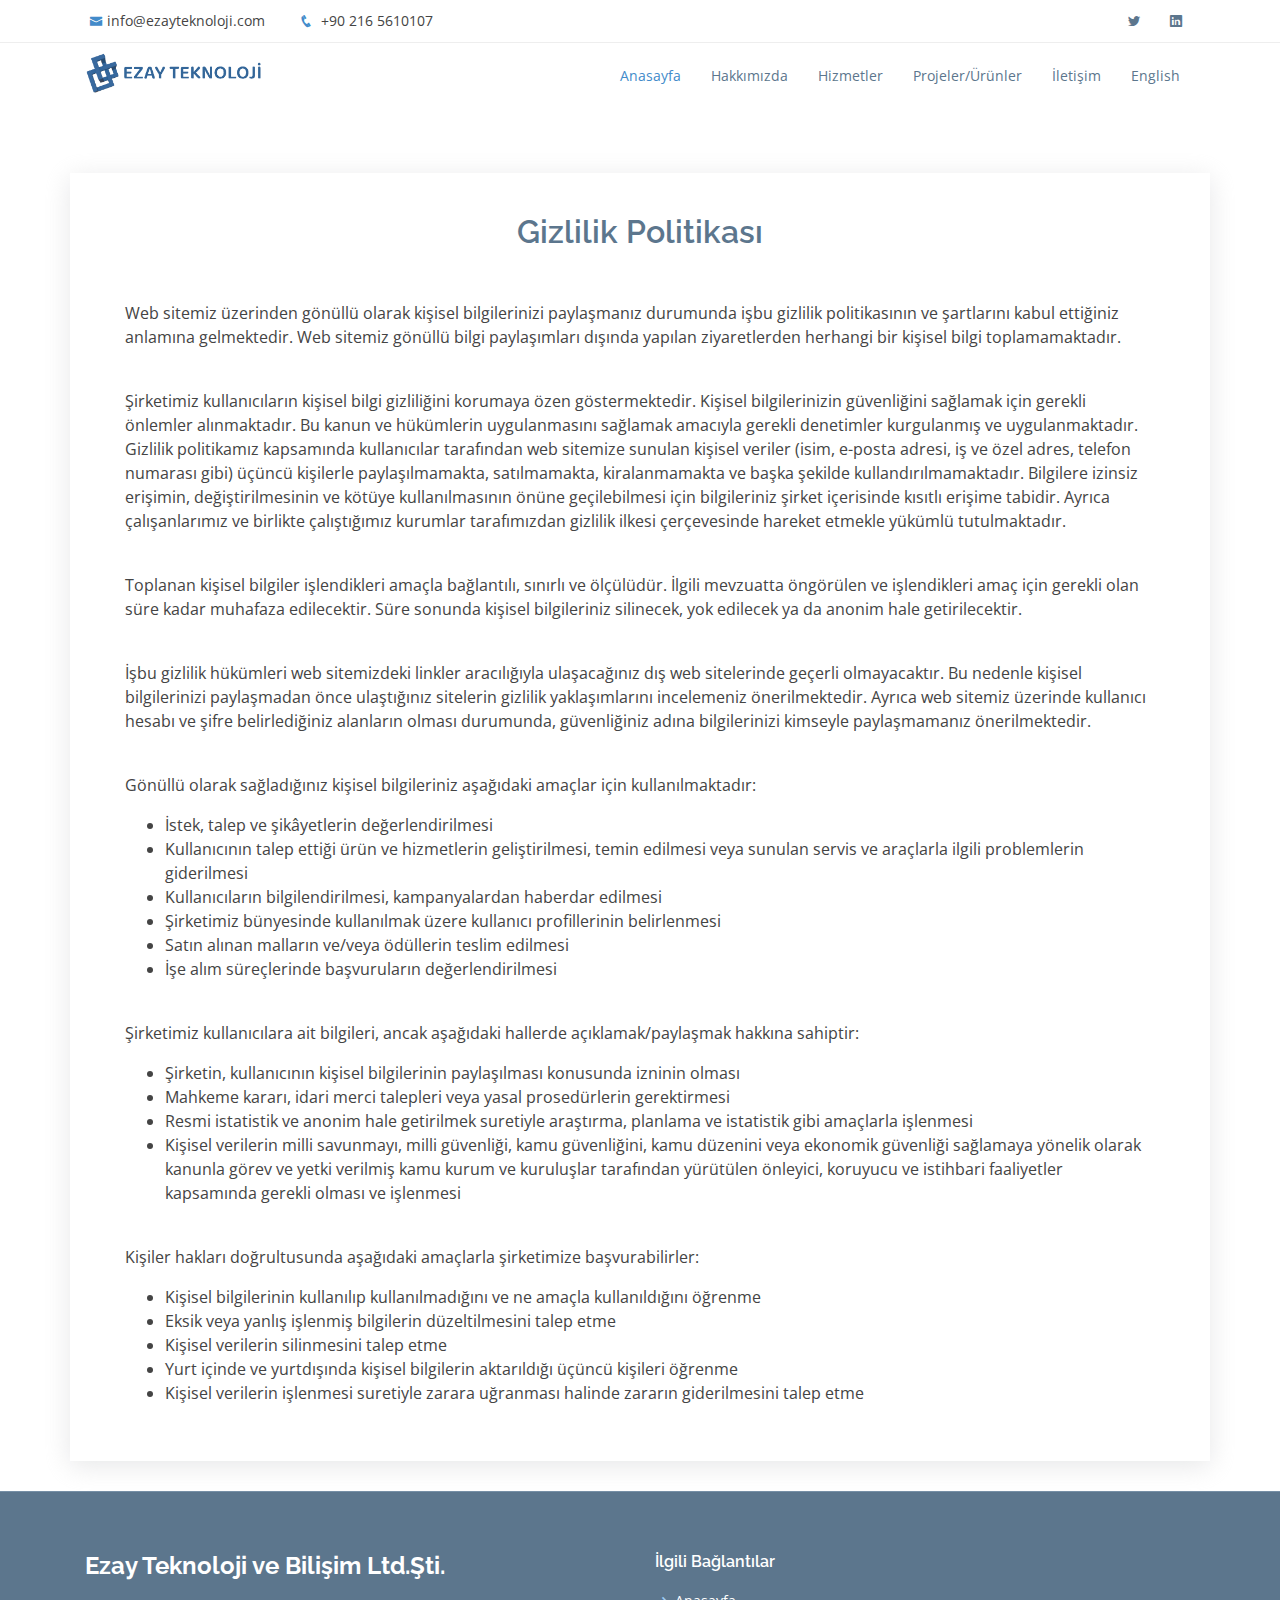
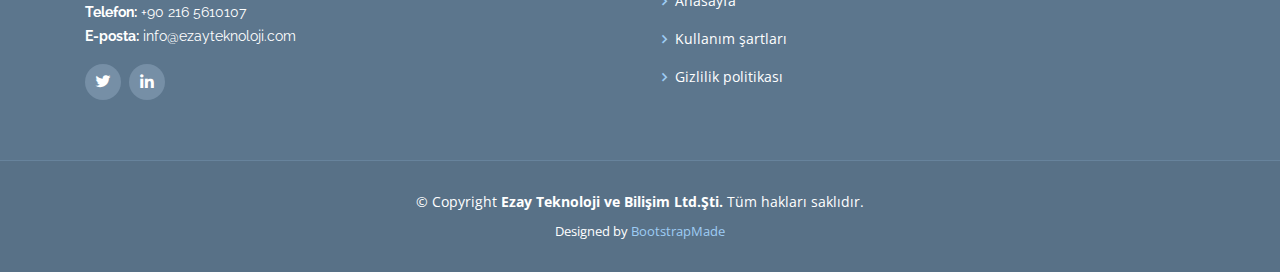
<file: gizlilik.html>
<!DOCTYPE html>
<html lang="en">

<head>
  <meta charset="utf-8">
  <meta content="width=device-width, initial-scale=1.0" name="viewport">

  <title>Ezay Teknoloji | Gizlilik Politikası</title>
  <meta content="" name="descriptison">
  <meta content="" name="keywords">

  <!-- Favicons -->
  <link href="assets/img/favicon.png" rel="icon">
  <link href="assets/img/apple-touch-icon.png" rel="apple-touch-icon">

  <!-- Google Fonts -->
  <link href="https://fonts.googleapis.com/css?family=Open+Sans:300,300i,400,400i,600,600i,700,700i|Raleway:300,300i,400,400i,600,600i,700,700i,900" rel="stylesheet">

  <!-- Vendor CSS Files -->
  <link href="assets/vendor/bootstrap/css/bootstrap.min.css" rel="stylesheet">
  <link href="assets/vendor/icofont/icofont.min.css" rel="stylesheet">
  <link href="assets/vendor/boxicons/css/boxicons.min.css" rel="stylesheet">
  <link href="assets/vendor/animate.css/animate.min.css" rel="stylesheet">
  <link href="assets/vendor/venobox/venobox.css" rel="stylesheet">
  <link href="assets/vendor/aos/aos.css" rel="stylesheet">

  <!-- Template Main CSS File -->
  <link href="assets/css/style.css" rel="stylesheet">

  <!-- =======================================================
  * Template Name: Mamba - v2.1.0
  * Template URL: https://bootstrapmade.com/mamba-one-page-bootstrap-template-free/
  * Author: BootstrapMade.com
  * License: https://bootstrapmade.com/license/
  ======================================================== -->
</head>

<body>

  <!-- ======= Top Bar ======= -->
  <section id="topbar" class="d-none d-lg-block">
    <div class="container clearfix">
      <div class="contact-info float-left">
        <i class="icofont-envelope"></i><a href="mailto:info@ezayteknoloji.com">info@ezayteknoloji.com</a>
        <i class="icofont-phone"></i> +90 216 5610107
      </div>
      <div class="social-links float-right">
        <a href="https://twitter.com/ezayteknoloji" class="twitter"><i class="icofont-twitter"></i></a>
        <a href="https://www.linkedin.com/company/ezay-teknoloji" class="linkedin"><i class="icofont-linkedin"></i></i></a>
      </div>
    </div>
  </section>

  <!-- ======= Header ======= -->
  <header id="header">
    <div class="container">

      <div class="logo float-left">
        <!-- <h1 class="text-light"><a href="index.html"><span>Mamba</span></a></h1>
        <!-- Uncomment below if you prefer to use an image logo -->
        <a href="index.html"><img src="assets/img/logo.png" alt="" class="img-fluid"></a>
      </div>

      <nav class="nav-menu float-right d-none d-lg-block">
        <ul>
          <li class="active"><a href="indextr.html">Anasayfa</a></li>
          <li><a href="indextr.html#about">Hakkımızda</a></li>
          <li><a href="indextr.html#services">Hizmetler</a></li>
          <li><a href="indextr.html#portfolio">Projeler/Ürünler</a></li>
          <li><a href="indextr.html#contact">İletişim</a></li>
		  <li><a href="index.html">English</a></li>
        </ul>
      </nav><!-- .nav-menu -->

    </div>
  </header><!-- End Header -->

  

  <main id="main">

    <!-- ======= About Us Section ======= -->
    <section id="about" class="about">
      <div class="container">

        <div class="row no-gutters">
          <div class=" d-flex flex-column  justify-content-center about-content">

            <div class="section-title ">
              <h2>Gizlilik Politikası</h2>
			</div>
            <div class="float-left">  
<p>​Web sitemiz üzerinden gönüllü olarak kişisel bilgilerinizi paylaşmanız durumunda işbu gizlilik politikasının ve şartlarını kabul ettiğiniz anlamına gelmektedir. Web sitemiz gönüllü bilgi paylaşımları dışında yapılan ziyaretlerden herhangi bir kişisel bilgi toplamamaktadır. </p> <br>

<p>Şirketimiz kullanıcıların kişisel bilgi gizliliğini korumaya özen göstermektedir. Kişisel bilgilerinizin güvenliğini sağlamak için gerekli önlemler alınmaktadır. Bu kanun ve hükümlerin uygulanmasını sağlamak amacıyla gerekli denetimler kurgulanmış ve uygulanmaktadır. Gizlilik politikamız kapsamında kullanıcılar tarafından web sitemize sunulan kişisel veriler (isim, e-posta adresi, iş ve özel adres, telefon numarası gibi) üçüncü kişilerle paylaşılmamakta, satılmamakta, kiralanmamakta ve başka şekilde kullandırılmamaktadır. Bilgilere izinsiz erişimin, değiştirilmesinin ve kötüye kullanılmasının önüne geçilebilmesi için bilgileriniz şirket içerisinde kısıtlı erişime tabidir. Ayrıca çalışanlarımız ve birlikte çalıştığımız kurumlar tarafımızdan gizlilik ilkesi çerçevesinde hareket etmekle yükümlü tutulmaktadır. </p> <br>

<p>Toplanan kişisel bilgiler işlendikleri amaçla bağlantılı, sınırlı ve ölçülüdür. İlgili mevzuatta öngörülen ve işlendikleri amaç için gerekli olan süre kadar muhafaza edilecektir. Süre sonunda kişisel bilgileriniz silinecek, yok edilecek ya da anonim hale getirilecektir. </p> <br>

<p>İşbu gizlilik hükümleri web sitemizdeki linkler aracılığıyla ulaşacağınız dış web sitelerinde geçerli olmayacaktır. Bu nedenle kişisel bilgilerinizi paylaşmadan önce ulaştığınız sitelerin gizlilik yaklaşımlarını incelemeniz önerilmektedir. Ayrıca web sitemiz üzerinde kullanıcı hesabı ve şifre belirlediğiniz alanların olması durumunda, güvenliğiniz adına bilgilerinizi kimseyle paylaşmamanız önerilmektedir.</p> <br>

<p>Gönüllü olarak sağladığınız kişisel bilgileriniz aşağıdaki amaçlar için kullanılmaktadır:</p>
<ul>
	<li>İstek, talep ve şikâyetlerin değerlendirilmesi</li>
	<li>Kullanıcının talep ettiği ürün ve hizmetlerin geliştirilmesi, temin edilmesi veya sunulan servis ve araçlarla ilgili problemlerin giderilmesi</li>
	<li>Kullanıcıların bilgilendirilmesi, kampanyalardan haberdar edilmesi </li>
	<li>Şirketimiz bünyesinde kullanılmak üzere kullanıcı profillerinin belirlenmesi</li>
	<li>Satın alınan malların ve/veya ödüllerin teslim edilmesi</li>
	<li>İşe alım süreçlerinde başvuruların değerlendirilmesi</li>
</ul>
<br>
<p>Şirketimiz kullanıcılara ait bilgileri, ancak aşağıdaki hallerde açıklamak/paylaşmak hakkına sahiptir: </p>
<ul>
	<li>Şirketin, kullanıcının kişisel bilgilerinin paylaşılması konusunda izninin olması</li>
	<li>Mahkeme kararı, idari merci talepleri veya yasal prosedürlerin gerektirmesi</li>
	<li>Resmi istatistik ve anonim hale getirilmek suretiyle araştırma, planlama ve istatistik gibi amaçlarla işlenmesi</li>
	<li>Kişisel verilerin milli savunmayı, milli güvenliği, kamu güvenliğini, kamu düzenini veya ekonomik güvenliği sağlamaya yönelik olarak kanunla görev ve yetki verilmiş kamu kurum ve kuruluşlar tarafından yürütülen önleyici, koruyucu ve istihbari faaliyetler kapsamında gerekli olması ve işlenmesi</li>
</ul>
<br>
<p>Kişiler hakları doğrultusunda aşağıdaki amaçlarla şirketimize başvurabilirler:</p>
<ul>
	<li>Kişisel bilgilerinin kullanılıp kullanılmadığını ve ne amaçla kullanıldığını öğrenme</li>
	<li>Eksik veya yanlış işlenmiş bilgilerin düzeltilmesini talep etme</li>
	<li>Kişisel verilerin silinmesini talep etme</li>
	<li>Yurt içinde ve yurtdışında kişisel bilgilerin aktarıldığı üçüncü kişileri öğrenme</li>
	<li>Kişisel verilerin işlenmesi suretiyle zarara uğranması halinde zararın giderilmesini talep etme</li>
</ul>

			  
            </div>

          </div>
        </div>

      </div>
    </section><!-- End About Us Section -->



  </main><!-- End #main -->

  <!-- ======= Footer ======= -->
  <footer id="footer">
    <div class="footer-top">
      <div class="container">
        <div class="row">

          <div class="col-md-6 footer-info">
            <h3>Ezay Teknoloji ve Bilişim Ltd.Şti.</h3>
            <p>
              <strong>Telefon:</strong> +90 216 5610107<br>
              <strong>E-posta:</strong> info@ezayteknoloji.com<br>
            </p>
            <div class="social-links mt-3">
              <a href="https://twitter.com/ezayteknoloji" class="twitter"><i class="bx bxl-twitter"></i></a>
              <a href="https://www.linkedin.com/company/ezay-teknoloji" class="linkedin"><i class="bx bxl-linkedin"></i></a>
            </div>
          </div>

          <div class="col-md-6 footer-links">
            <h4>İlgili Bağlantılar</h4>
            <ul>
              <li><i class="bx bx-chevron-right"></i> <a href="indextr.html">Anasayfa</a></li>
              <li><i class="bx bx-chevron-right"></i> <a href="kullanim.html">Kullanım şartları</a></li>
              <li><i class="bx bx-chevron-right"></i> <a href="gizlilik.html">Gizlilik politikası</a></li>
            </ul>
          </div>


        </div>
      </div>
    </div>

    <div class="container">
      <div class="copyright">
        &copy; Copyright <strong><span>Ezay Teknoloji ve Bilişim Ltd.Şti.</span></strong> Tüm hakları saklıdır.
      </div>
      <div class="credits">
        <!-- All the links in the footer should remain intact. -->
        <!-- You can delete the links only if you purchased the pro version. -->
        <!-- Licensing information: https://bootstrapmade.com/license/ -->
        <!-- Purchase the pro version with working PHP/AJAX contact form: https://bootstrapmade.com/mamba-one-page-bootstrap-template-free/ -->
        Designed by <a href="https://bootstrapmade.com/">BootstrapMade</a>
      </div>
    </div>
  </footer><!-- End Footer -->

  <a href="#" class="back-to-top"><i class="icofont-simple-up"></i></a>

  <!-- Vendor JS Files -->
  <script src="assets/vendor/jquery/jquery.min.js"></script>
  <script src="assets/vendor/bootstrap/js/bootstrap.bundle.min.js"></script>
  <script src="assets/vendor/jquery.easing/jquery.easing.min.js"></script>
  <script src="assets/vendor/php-email-form/validate.js"></script>
  <script src="assets/vendor/jquery-sticky/jquery.sticky.js"></script>
  <script src="assets/vendor/venobox/venobox.min.js"></script>
  <script src="assets/vendor/waypoints/jquery.waypoints.min.js"></script>
  <script src="assets/vendor/counterup/counterup.min.js"></script>
  <script src="assets/vendor/isotope-layout/isotope.pkgd.min.js"></script>
  <script src="assets/vendor/aos/aos.js"></script>

  <!-- Template Main JS File -->
  <script src="assets/js/main.js"></script>

</body>

</html>
</file>
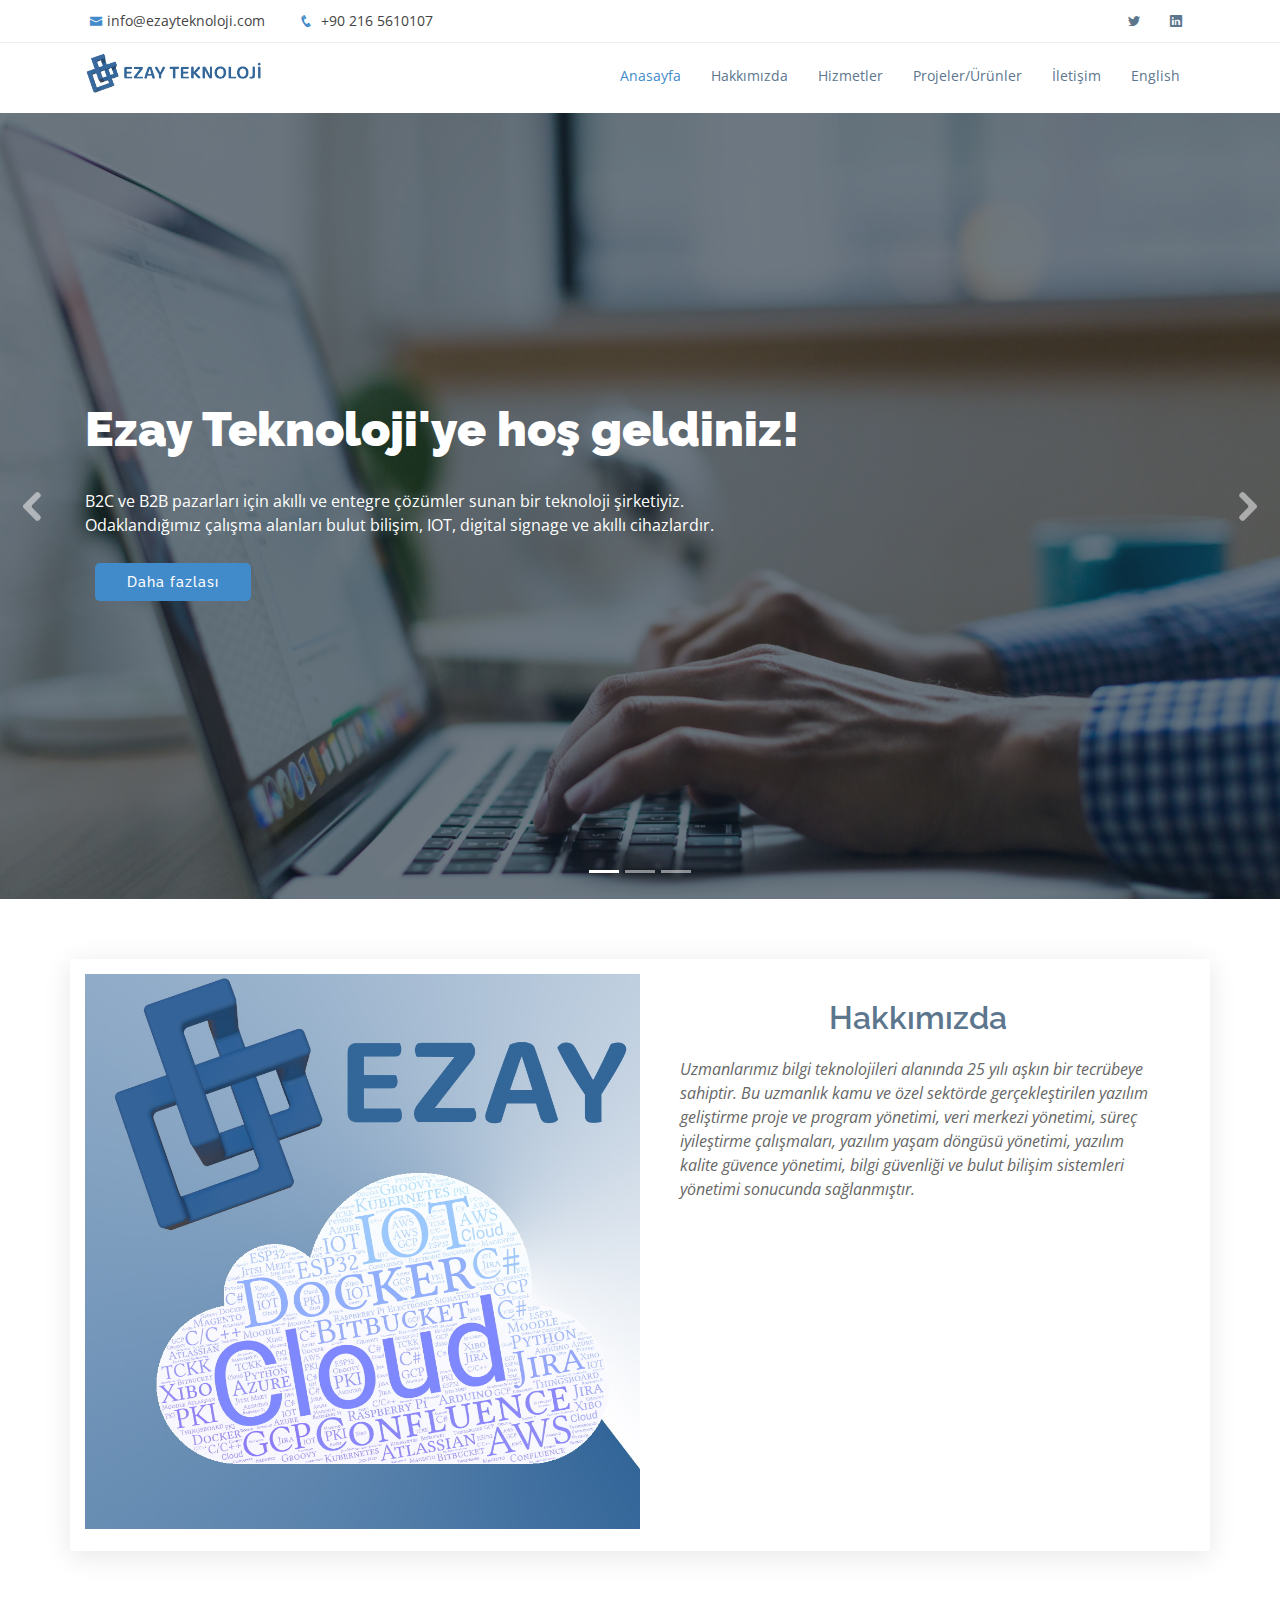
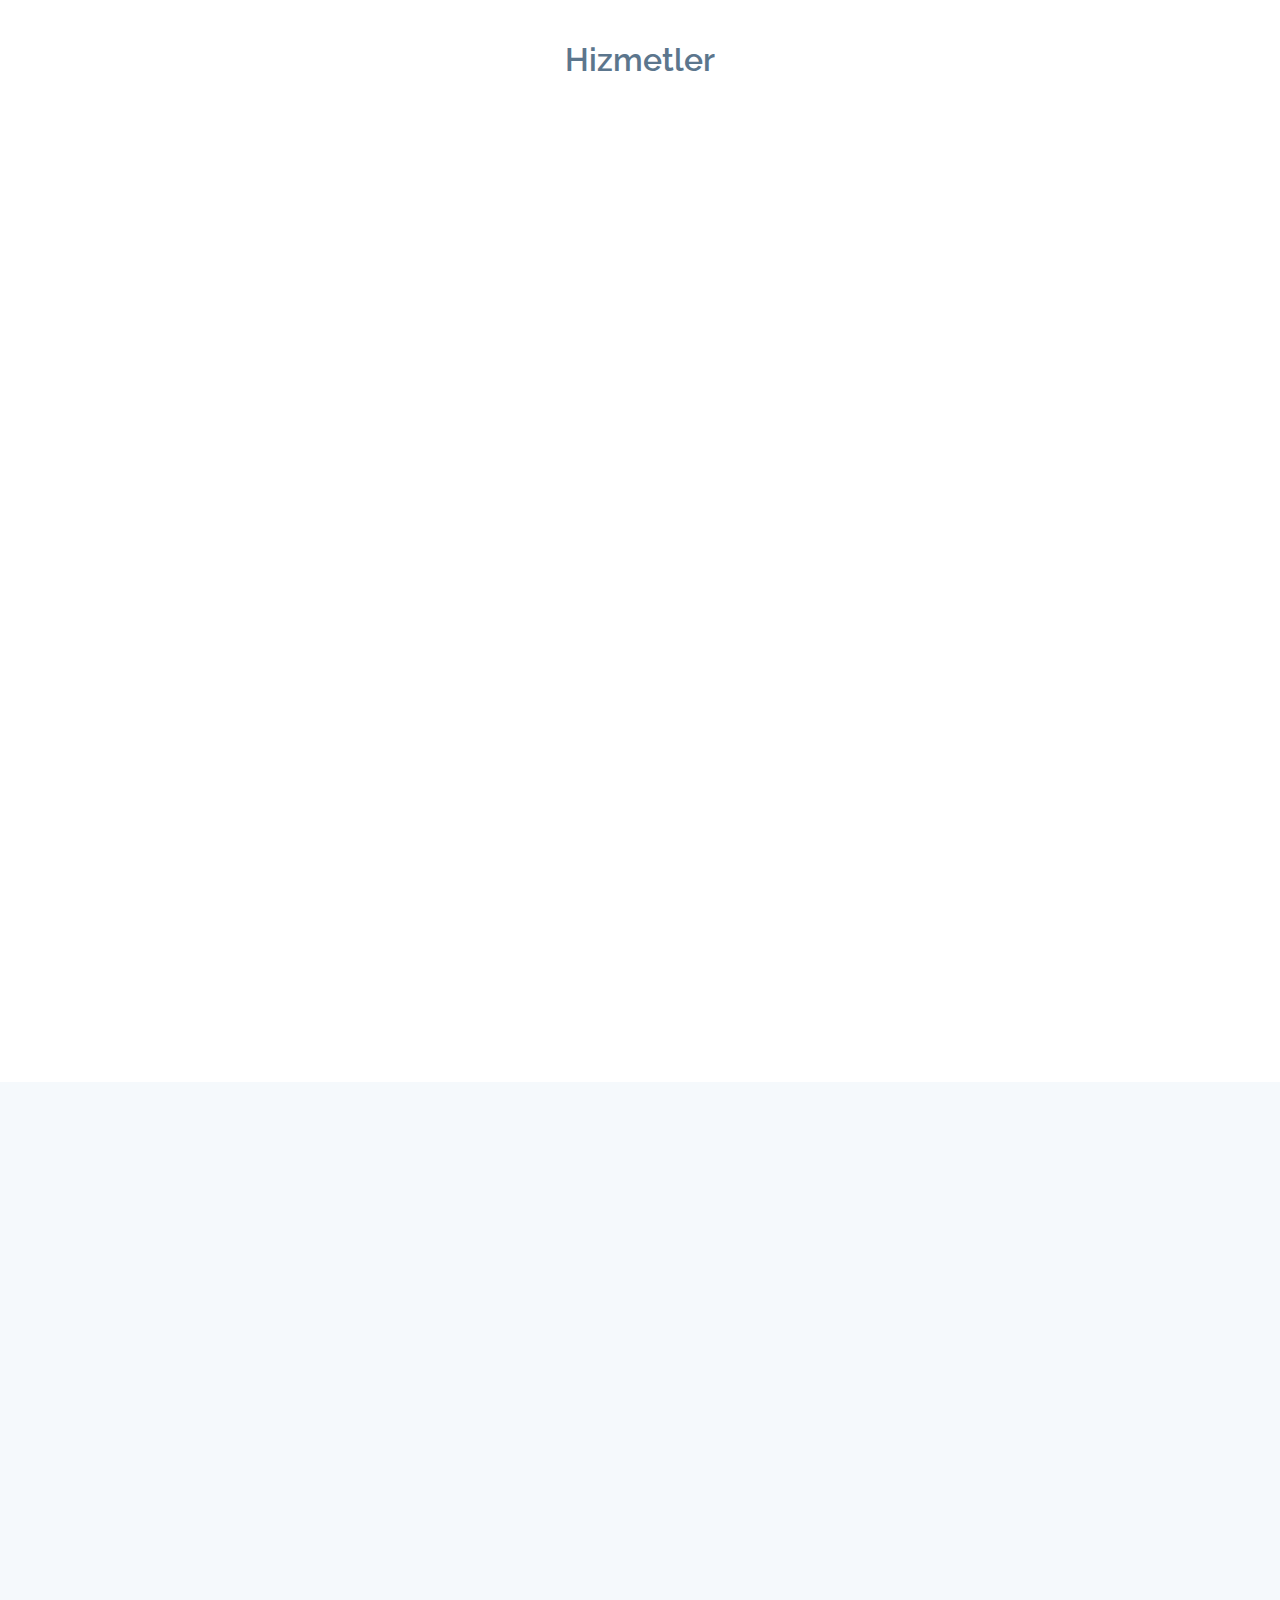
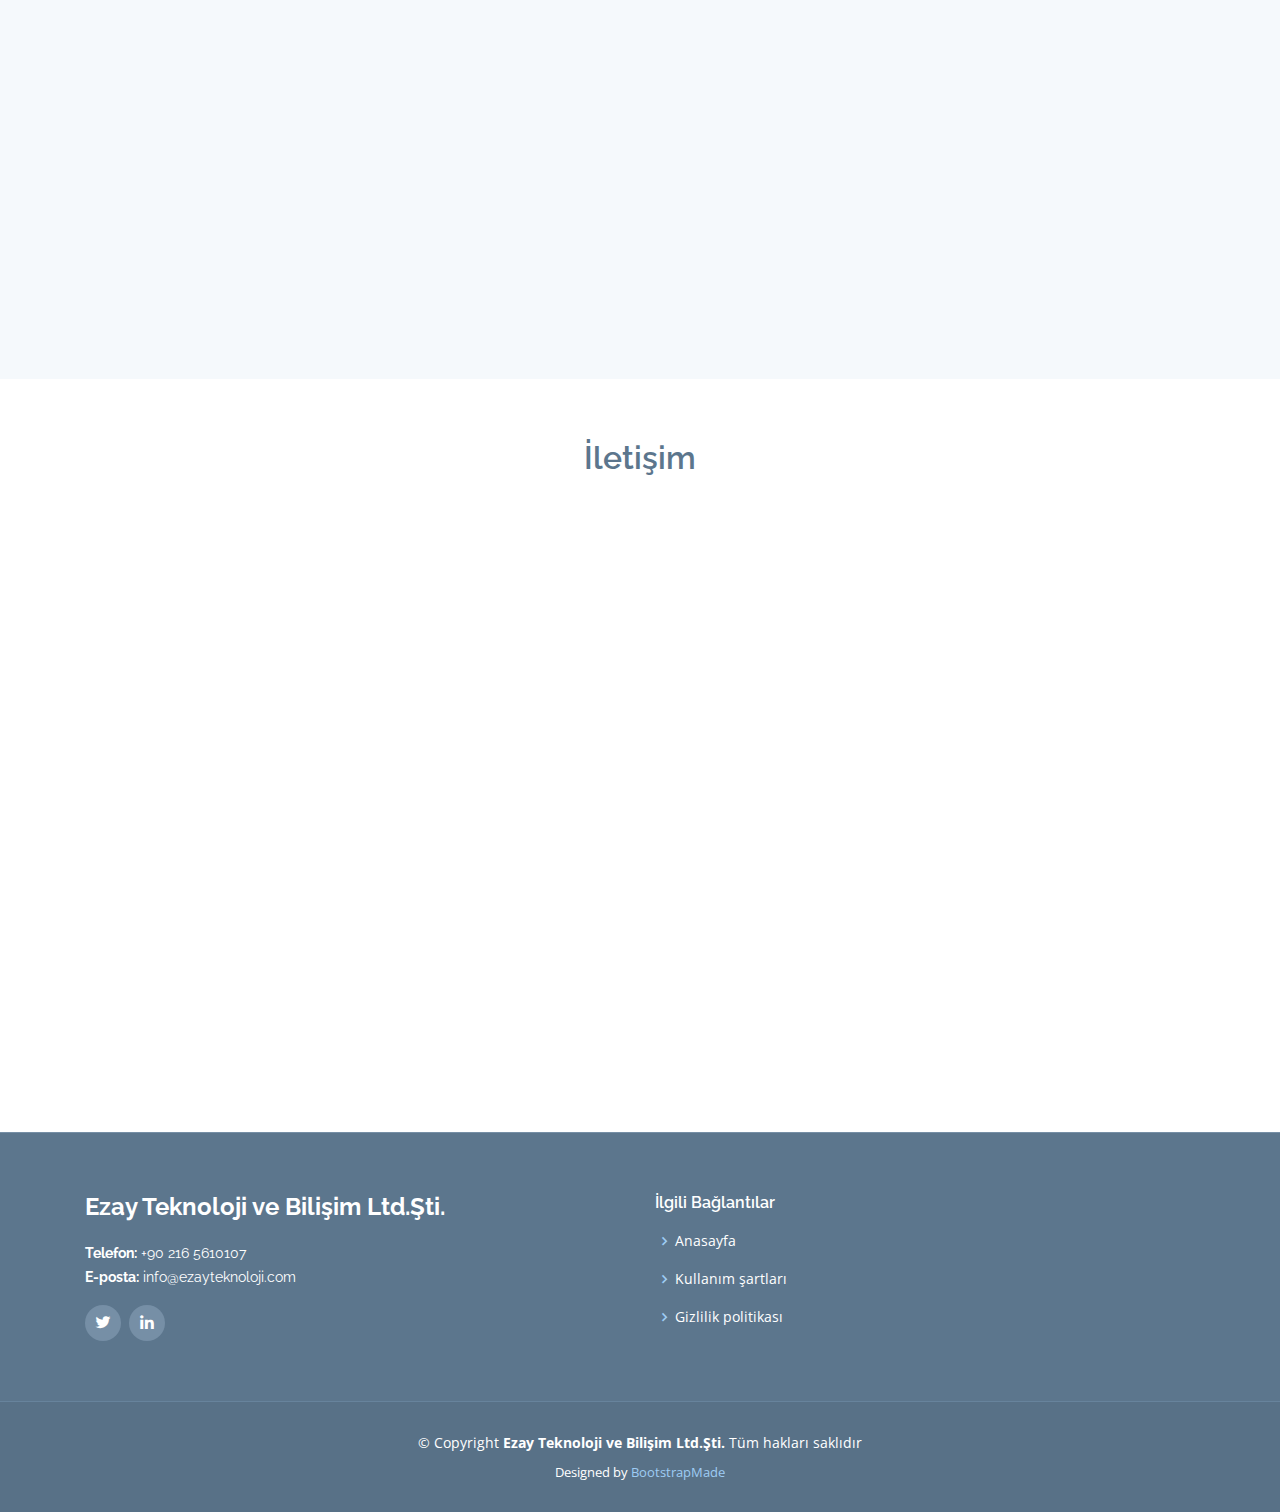
<file: indextr.html>
<!DOCTYPE html>
<html lang="en">

<head>
  <meta charset="utf-8">
  <meta content="width=device-width, initial-scale=1.0" name="viewport">

  <title>Ezay Teknoloji</title>
  <meta content="" name="descriptison">
  <meta content="" name="keywords">

  <!-- Favicons -->
  <link href="assets/img/favicon.png" rel="icon">
  <link href="assets/img/apple-touch-icon.png" rel="apple-touch-icon">

  <!-- Google Fonts -->
  <link href="https://fonts.googleapis.com/css?family=Open+Sans:300,300i,400,400i,600,600i,700,700i|Raleway:300,300i,400,400i,600,600i,700,700i,900" rel="stylesheet">

  <!-- Vendor CSS Files -->
  <link href="assets/vendor/bootstrap/css/bootstrap.min.css" rel="stylesheet">
  <link href="assets/vendor/icofont/icofont.min.css" rel="stylesheet">
  <link href="assets/vendor/boxicons/css/boxicons.min.css" rel="stylesheet">
  <link href="assets/vendor/animate.css/animate.min.css" rel="stylesheet">
  <link href="assets/vendor/venobox/venobox.css" rel="stylesheet">
  <link href="assets/vendor/aos/aos.css" rel="stylesheet">

  <!-- Template Main CSS File -->
  <link href="assets/css/style.css" rel="stylesheet">

  <!-- =======================================================
  * Template Name: Mamba - v2.1.0
  * Template URL: https://bootstrapmade.com/mamba-one-page-bootstrap-template-free/
  * Author: BootstrapMade.com
  * License: https://bootstrapmade.com/license/
  ======================================================== -->
</head>

<body>

  <!-- ======= Top Bar ======= -->
  <section id="topbar" class="d-none d-lg-block">
    <div class="container clearfix">
      <div class="contact-info float-left">
        <i class="icofont-envelope"></i><a href="mailto:info@ezayteknoloji.com">info@ezayteknoloji.com</a>
        <i class="icofont-phone"></i> +90 216 5610107
      </div>
      <div class="social-links float-right">
        <a href="https://twitter.com/ezayteknoloji" class="twitter"><i class="icofont-twitter"></i></a>
        <a href="https://www.linkedin.com/company/ezay-teknoloji" class="linkedin"><i class="icofont-linkedin"></i></i></a>
      </div>
    </div>
  </section>

  <!-- ======= Header ======= -->
  <header id="header">
    <div class="container">

      <div class="logo float-left">
        <!-- <h1 class="text-light"><a href="index.html"><span>Mamba</span></a></h1>
        <!-- Uncomment below if you prefer to use an image logo -->
        <a href="index.html"><img src="assets/img/logo.png" alt="" class="img-fluid"></a>
      </div>

      <nav class="nav-menu float-right d-none d-lg-block">
        <ul>
          <li class="active"><a href="indextr.html">Anasayfa</a></li>
          <li><a href="indextr.html#about">Hakkımızda</a></li>
          <li><a href="indextr.html#services">Hizmetler</a></li>
          <li><a href="indextr.html#portfolio">Projeler/Ürünler</a></li>
          <li><a href="indextr.html#contact">İletişim</a></li>
		  <li><a href="index.html">English</a></li>
        </ul>
      </nav><!-- .nav-menu -->

    </div>
  </header><!-- End Header -->

  <!-- ======= Hero Section ======= -->
  <section id="hero">
    <div class="hero-container">
      <div id="heroCarousel" class="carousel slide carousel-fade" data-ride="carousel">

        <ol class="carousel-indicators" id="hero-carousel-indicators"></ol>

        <div class="carousel-inner" role="listbox">

          <!-- Slide 1 -->
          <div class="carousel-item active" style="background-image: url('assets/img/slide/slide-1.jpg');">
            <div class="carousel-container">
              <div class="carousel-content container">
                <h2 class="animated fadeInDown"><span>Ezay Teknoloji</span>'ye hoş geldiniz!</h2>
                <p class="animated fadeInUp">B2C ve B2B pazarları için akıllı ve entegre çözümler sunan bir teknoloji şirketiyiz. Odaklandığımız çalışma alanları bulut bilişim, IOT, digital signage ve akıllı cihazlardır. </p>
                <a href="#about" class="btn-get-started animated fadeInUp scrollto">Daha fazlası</a>
              </div>
            </div>
          </div>

          <!-- Slide 2 -->
          <div class="carousel-item" style="background-image: url('assets/img/slide/slide-2.jpg');">
            <div class="carousel-container">
              <div class="carousel-content container">
                <h2 class="animated fadeInDown">Bilgi Teknolojileri Danışmanlık Hizmetleri</h2>
                <p class="animated fadeInUp">Kurumsal şirketler için BT danışmanlığı hizmetleri sunuyoruz. Uygulamacı danışmanlık hizmeti yaklaşımımız 25 yılı aşkın saha deneyimimizden besleniyor. </p>
                <a href="#services" class="btn-get-started animated fadeInUp scrollto">Daha fazlası</a>
              </div>
            </div>
          </div>

          <!-- Slide 3 -->
          <div class="carousel-item" style="background-image: url('assets/img/slide/slide-3.jpg');">
            <div class="carousel-container">
              <div class="carousel-content container">
                <h2 class="animated fadeInDown">Bulut Bilişim ve IOT</h2>
                <p class="animated fadeInUp">Bulut bilişim altyapılarını kendi hizmetlerimiz için ve müşteri ihtiyaçlarını karşılamak için kullanıyoruz. Yenilikçi IOT ve gömülü akıllı cihazları kullanan çözümler üretiyoruz. </p>
                <a href="#portfolio" class="btn-get-started animated fadeInUp scrollto">Daha fazlası</a>
              </div>
            </div>
          </div>

        </div>

        <a class="carousel-control-prev" href="#heroCarousel" role="button" data-slide="prev">
          <span class="carousel-control-prev-icon icofont-rounded-left" aria-hidden="true"></span>
          <span class="sr-only">Previous</span>
        </a>
        <a class="carousel-control-next" href="#heroCarousel" role="button" data-slide="next">
          <span class="carousel-control-next-icon icofont-rounded-right" aria-hidden="true"></span>
          <span class="sr-only">Next</span>
        </a>

      </div>
    </div>
  </section><!-- End Hero -->

  <main id="main">

    <!-- ======= About Us Section ======= -->
    <section id="about" class="about">
      <div class="container">

        <div class="row no-gutters">
          <div class="col-lg-6 video-box">
            <img src="assets/img/about.jpg" class="img-fluid" alt="">
            <!-- <a href="https://www.youtube.com/watch?v=jDDaplaOz7Q" class="venobox play-btn mb-4" data-vbtype="video" data-autoplay="true"></a> -->
          </div>

          <div class="col-lg-6 d-flex flex-column justify-content-center about-content">

            <div class="section-title">
              <h2>Hakkımızda</h2>
              <p>Uzmanlarımız bilgi teknolojileri alanında 25 yılı aşkın bir tecrübeye sahiptir. Bu uzmanlık kamu ve özel sektörde gerçekleştirilen yazılım geliştirme proje ve program yönetimi, veri merkezi yönetimi, süreç iyileştirme çalışmaları, yazılım yaşam döngüsü yönetimi, yazılım kalite güvence yönetimi, bilgi güvenliği ve bulut bilişim sistemleri yönetimi sonucunda sağlanmıştır.
			  </p>
            </div>

            <div class="icon-box" data-aos="fade-up" data-aos-delay="100">
              <div class="icon"><i class="bx bx-user"></i></div>
              <h4 class="title"><a href="">Önce Müşteri</a></h4>
              <p class="description">Müşterilerimizi dikkatle ve derinlemesine dinleriz. Müşterinin isteklerini karşılarken en verimli ve uygulanabilir çözümleri sunarız.</p>
            </div>

            <div class="icon-box" data-aos="fade-up" data-aos-delay="100">
              <div class="icon"><i class="bx bx-gift"></i></div>
              <h4 class="title"><a href="">Çözüm Odaklılık</a></h4>
              <p class="description">Çevik bir şekilde çalışırız. Müşterilerimize verdiğimiz söze uygun şekilde ürün ve hizmetleri zamanında teslim ederiz.</p>
            </div>

          </div>
        </div>

      </div>
    </section><!-- End About Us Section -->

    <!-- ======= About Lists Section ======= 
    <section class="about-lists">
      <div class="container">

        <div class="row no-gutters">

          <div class="col-lg-4 col-md-6 content-item" data-aos="fade-up">
            <span>01</span>
            <h4>Lorem Ipsum</h4>
            <p>Ulamco laboris nisi ut aliquip ex ea commodo consequat. Et consectetur ducimus vero placeat</p>
          </div>

          <div class="col-lg-4 col-md-6 content-item" data-aos="fade-up" data-aos-delay="100">
            <span>02</span>
            <h4>Repellat Nihil</h4>
            <p>Dolorem est fugiat occaecati voluptate velit esse. Dicta veritatis dolor quod et vel dire leno para dest</p>
          </div>

          <div class="col-lg-4 col-md-6 content-item" data-aos="fade-up" data-aos-delay="200">
            <span>03</span>
            <h4> Ad ad velit qui</h4>
            <p>Molestiae officiis omnis illo asperiores. Aut doloribus vitae sunt debitis quo vel nam quis</p>
          </div>

          <div class="col-lg-4 col-md-6 content-item" data-aos="fade-up" data-aos-delay="300">
            <span>04</span>
            <h4>Repellendus molestiae</h4>
            <p>Inventore quo sint a sint rerum. Distinctio blanditiis deserunt quod soluta quod nam mider lando casa</p>
          </div>

          <div class="col-lg-4 col-md-6 content-item" data-aos="fade-up" data-aos-delay="400">
            <span>05</span>
            <h4>Sapiente Magnam</h4>
            <p>Vitae dolorem in deleniti ipsum omnis tempore voluptatem. Qui possimus est repellendus est quibusdam</p>
          </div>

          <div class="col-lg-4 col-md-6 content-item" data-aos="fade-up" data-aos-delay="500">
            <span>06</span>
            <h4>Facilis Impedit</h4>
            <p>Quis eum numquam veniam ea voluptatibus voluptas. Excepturi aut nostrum repudiandae voluptatibus corporis sequi</p>
          </div>

        </div>

      </div>
    </section><!-- End About Lists Section -->

    <!-- ======= Counts Section ======= 
    <section class="counts section-bg">
      <div class="container">

        <div class="row">

          <div class="col-lg-3 col-md-6 text-center" data-aos="fade-up">
            <div class="count-box">
              <i class="icofont-simple-smile" style="color: #20b38e;"></i>
              <span data-toggle="counter-up">232</span>
              <p>Happy Clients</p>
            </div>
          </div>

          <div class="col-lg-3 col-md-6 text-center" data-aos="fade-up" data-aos-delay="200">
            <div class="count-box">
              <i class="icofont-document-folder" style="color: #c042ff;"></i>
              <span data-toggle="counter-up">521</span>
              <p>Projects</p>
            </div>
          </div>

          <div class="col-lg-3 col-md-6 text-center" data-aos="fade-up" data-aos-delay="400">
            <div class="count-box">
              <i class="icofont-live-support" style="color: #46d1ff;"></i>
              <span data-toggle="counter-up">1,463</span>
              <p>Hours Of Support</p>
            </div>
          </div>

          <div class="col-lg-3 col-md-6 text-center" data-aos="fade-up" data-aos-delay="600">
            <div class="count-box">
              <i class="icofont-users-alt-5" style="color: #ffb459;"></i>
              <span data-toggle="counter-up">15</span>
              <p>Hard Workers</p>
            </div>
          </div>

        </div>

      </div>
    </section><!-- End Counts Section -->

    <!-- ======= Services Section ======= -->
    <section id="services" class="services">
      <div class="container">

        <div class="section-title">
          <h2>Hizmetler</h2>
        </div>

        <div class="row">
          <div class="col-lg-4 col-md-6 icon-box" data-aos="fade-up">
            <div class="icon"><i class="icofont-chart-flow"></i></div>
            <h4 class="title"><a href="">Yazılım Geliştirme</a></h4>
            <p class="description">Büyük yazılım ekiplerini yöneterek 1Milyon satırdan fazla kod içeren projeleri teslim ettik. Dış kaynak kullanarak veya kendi bünyenizde personel istihdam ederek verimli yazılım ekipleri kurmanızı sağlayabiliriz.</p>
          </div>
          <div class="col-lg-4 col-md-6 icon-box" data-aos="fade-up" data-aos-delay="200">
            <div class="icon"><i class="icofont-cloud"></i></div>
            <h4 class="title"><a href="">Bulut Bilişim</a></h4>
            <p class="description">AWS, Azure, GCP gibi bulut bilişim altyapıları üzerinde sistem kurmanıza yardımcı oluyoruz.</p>
          </div>
		  <div class="col-lg-4 col-md-6 icon-box" data-aos="fade-up" data-aos-delay="500">
            <div class="icon"><i class="icofont-network"></i></div>
            <h4 class="title"><a href="">IOT</a></h4>
            <p class="description">Kendimize ait çok kiracılı bir IOT platformu işletiyoruz. Dilerseniz bu platformu kullanabilirsiniz veya size özel bir IOT platformu da kurabiliriz.</p>
          </div>
          <div class="col-lg-4 col-md-6 icon-box" data-aos="fade-up" data-aos-delay="300">
            <div class="icon"><i class="icofont-law-document"></i></div>
            <h4 class="title"><a href="">Süreç İyileştirme</a></h4>
            <p class="description">Dijital araçları kullanarak mevcut iş yapma şekillerinizi iyileştirmenize yardımcı oluyoruz.</p>
          </div>
          <div class="col-lg-4 col-md-6 icon-box" data-aos="fade-up" data-aos-delay="400">
            <div class="icon"><i class="icofont-recycle-alt"></i></div>
            <h4 class="title"><a href="">Yazılım Yaşam Döngüsü</a></h4>
            <p class="description">Çağdaş araç kümelerini kullanarak yazılım yaşam döngüsü sisteminizi kurmanızı veya iyileştirmenizi sağlıyoruz. Kullandığımız araçlardan bazıları: Github, Gitlab, Sonarqube, Checkmarx, Atlassian Bitbucket, Atlassian Jira, Atlassian Confluence.</p>
          </div>
          <div class="col-lg-4 col-md-6 icon-box" data-aos="fade-up" data-aos-delay="500">
            <div class="icon"><i class="icofont-ssl-security"></i></div>
            <h4 class="title"><a href="">Bilgi Güvenliği</a></h4>
            <p class="description">Açık anahtar altyapısı, kriptografi ve protokol tasarımı konusunda deneyimlerimizi hizmetinize sunuyoruz. Akıllı kart, güvenlik donanım modülü (HSM), yeni nesil Türkiye Cumhuriyeti Kimlik Kartı, elektronik imza ve elektronik doküman yönetimi sistemleri için danışmanlık veriyoruz.</p>
          </div>

		  <div class="col-lg-4 col-md-6 icon-box" data-aos="fade-up" data-aos-delay="500">
            <div class="icon"><i class="icofont-ui-video-play"></i></div>
            <h4 class="title"><a href="">Digital Signage</a></h4>
            <p class="description">Kendimize ait çok kiracılı bir Digital Signage platformu işletiyoruz. Dilerseniz bu platformu kullanabilirsiniz veya size özel bir Digital Signage platformu da kurabiliriz.</p>
          </div>
		  <div class="col-lg-4 col-md-6 icon-box" data-aos="fade-up" data-aos-delay="500">
            <div class="icon"><i class="icofont-micro-chip"></i></div>
            <h4 class="title"><a href="">Akıllı Cihazlar</a></h4>
            <p class="description">Müşteri ihtiyaçlarına özel akıllı cihazlar tasarlıyor ve üretiyoruz. Prototip veya kavram ispatı modellerini sunabiliyoruz.</p>
          </div>
        </div>

      </div>
    </section><!-- End Services Section -->

    <!-- ======= Our Portfolio Section ======= -->
    <section id="portfolio" class="portfolio section-bg">
      <div class="container" data-aos="fade-up" data-aos-delay="100">

        <div class="section-title">
          <h2>Projeler/Ürünler</h2>
          <p>Aşağıda listelenen ürün ve projelerimizle ilgili daha fazla bilgi almak için lütfen  bizimle iletişime geçin.</p>
        </div>

        <div class="row">
          <div class="col-lg-12">
            <ul id="portfolio-flters">
              <li data-filter="*" class="filter-active">Tümü</li>
              <li data-filter=".filter-app">Yazılım</li>
              <li data-filter=".filter-card">Akıllı Cihaz</li>
              <li data-filter=".filter-web">Platform</li>
            </ul>
          </div>
        </div>

        <div class="row portfolio-container">

          <div class="col-lg-4 col-md-6 portfolio-item filter-app">
            <div class="portfolio-wrap">
              <img src="assets/img/portfolio/portfolio-1.jpg" class="img-fluid" alt="">
              <div class="portfolio-info">
                <h4>Interactive Eltrain Studio (IES)</h4>
                <p>Elektronik laboratuar masaları için yazılım</p>
                <div class="portfolio-links">
                  <a href="assets/img/portfolio/portfolio-1.jpg" data-gall="portfolioGallery" class="venobox" title="IES Software"><i class="icofont-eye"></i></a>
                  <a href="http://www.iesaviation.com/" title="More Details"><i class="icofont-external-link"></i></a>
                </div>
              </div>
            </div>
          </div>

          <div class="col-lg-4 col-md-6 portfolio-item filter-card">
            <div class="portfolio-wrap">
              <img src="assets/img/portfolio/portfolio-2.jpg" class="img-fluid" alt="">
              <div class="portfolio-info">
                <h4>UV PAK-19</h4>
                <p>Gömülü akıllı cihaz entegrasyonu </p>
                <div class="portfolio-links">
                  <a href="assets/img/portfolio/portfolio-2.jpg" data-gall="portfolioGallery" class="venobox" title="UV PAK-19"><i class="icofont-eye"></i></a>
                  <a href="http://uvturkiye.com/" title="More Details"><i class="icofont-external-link"></i></a>
                </div>
              </div>
            </div>
          </div>

          <div class="col-lg-4 col-md-6 portfolio-item filter-card">
            <div class="portfolio-wrap">
              <img src="assets/img/portfolio/coming-soon.jpg" class="img-fluid" alt="">
              <div class="portfolio-info">
                <h4>Vücut Sıcaklığı İzleme Cihazı</h4>
                <p>COVID-19 ile mücadele için akıllı cihaz</p>
                <div class="portfolio-links">
                  <a href="assets/img/portfolio/coming-soon.jpg" data-gall="portfolioGallery" class="venobox" title="Body Heat Monitor"><i class="icofont-eye"></i></a>
                  <!--<a href="#" title="More Details"><i class="icofont-external-link"></i></a>-->
                </div>
              </div>
            </div>
          </div>

          <div class="col-lg-4 col-md-6 portfolio-item filter-web">
            <div class="portfolio-wrap">
              <img src="assets/img/portfolio/coming-soon.jpg" class="img-fluid" alt="">
              <div class="portfolio-info">
                <h4>IOT Platform</h4>
                <p>Çok kiracılı, genel kullanıma açık IOT platformu</p>
                <div class="portfolio-links">
                  <a href="assets/img/portfolio/coming-soon.jpg" data-gall="portfolioGallery" class="venobox" title="IOT Platform"><i class="icofont-eye"></i></a>
                  <!--<a href="#" title="More Details"><i class="icofont-external-link"></i></a>-->
                </div>
              </div>
            </div>
          </div>

          <div class="col-lg-4 col-md-6 portfolio-item filter-web">
            <div class="portfolio-wrap">
              <img src="assets/img/portfolio/coming-soon.jpg" class="img-fluid" alt="">
              <div class="portfolio-info">
                <h4>E-öğrenme Platformu</h4>
                <p>Çok kiracılı, genel kullanıma açık e-öğrenme platformu</p>
                <div class="portfolio-links">
                  <a href="assets/img/portfolio/coming-soon.jpg" data-gall="portfolioGallery" class="venobox" title="E-learning Platform"><i class="icofont-eye"></i></a>
                  <!--<a href="#" title="More Details"><i class="icofont-external-link"></i></a>-->
                </div>
              </div>
            </div>
          </div>

          <div class="col-lg-4 col-md-6 portfolio-item filter-web">
            <div class="portfolio-wrap">
              <img src="assets/img/portfolio/coming-soon.jpg" class="img-fluid" alt="">
              <div class="portfolio-info">
                <h4>Digital Signage Platform</h4>
                <p>Çok kiracılı, genel kullanıma açık Digital Signage platformu</p>
                <div class="portfolio-links">
                  <a href="assets/img/portfolio/coming-soon.jpg" data-gall="portfolioGallery" class="venobox" title="Digital Signage Platform"><i class="icofont-eye"></i></a>
                  <!--<a href="#" title="More Details"><i class="icofont-external-link"></i></a>-->
                </div>
              </div>
            </div>
          </div>
		  
        </div>

      </div>
    </section><!-- End Our Portfolio Section -->

    <!-- ======= Our Team Section ======= 
    <section id="team" class="team">
      <div class="container">

        <div class="section-title">
          <h2>Our Team</h2>
          <p>Magnam dolores commodi suscipit. Necessitatibus eius consequatur ex aliquid fuga eum quidem.</p>
        </div>

        <div class="row">

          <div class="col-xl-3 col-lg-4 col-md-6" data-aos="fade-up">
            <div class="member">
              <div class="pic"><img src="assets/img/team/team-1.jpg" class="img-fluid" alt=""></div>
              <div class="member-info">
                <h4>Walter White</h4>
                <span>Chief Executive Officer</span>
                <div class="social">
                  <a href=""><i class="icofont-twitter"></i></a>
                  <a href=""><i class="icofont-facebook"></i></a>
                  <a href=""><i class="icofont-instagram"></i></a>
                  <a href=""><i class="icofont-linkedin"></i></a>
                </div>
              </div>
            </div>
          </div>

          <div class="col-xl-3 col-lg-4 col-md-6" data-aos="fade-up" data-aos-delay="100">
            <div class="member">
              <div class="pic"><img src="assets/img/team/team-2.jpg" class="img-fluid" alt=""></div>
              <div class="member-info">
                <h4>Sarah Jhonson</h4>
                <span>Product Manager</span>
                <div class="social">
                  <a href=""><i class="icofont-twitter"></i></a>
                  <a href=""><i class="icofont-facebook"></i></a>
                  <a href=""><i class="icofont-instagram"></i></a>
                  <a href=""><i class="icofont-linkedin"></i></a>
                </div>
              </div>
            </div>
          </div>

          <div class="col-xl-3 col-lg-4 col-md-6" data-aos="fade-up" data-aos-delay="200">
            <div class="member">
              <div class="pic"><img src="assets/img/team/team-3.jpg" class="img-fluid" alt=""></div>
              <div class="member-info">
                <h4>William Anderson</h4>
                <span>CTO</span>
                <div class="social">
                  <a href=""><i class="icofont-twitter"></i></a>
                  <a href=""><i class="icofont-facebook"></i></a>
                  <a href=""><i class="icofont-instagram"></i></a>
                  <a href=""><i class="icofont-linkedin"></i></a>
                </div>
              </div>
            </div>
          </div>

          <div class="col-xl-3 col-lg-4 col-md-6" data-aos="fade-up" data-aos-delay="300">
            <div class="member">
              <div class="pic"><img src="assets/img/team/team-4.jpg" class="img-fluid" alt=""></div>
              <div class="member-info">
                <h4>Amanda Jepson</h4>
                <span>Accountant</span>
                <div class="social">
                  <a href=""><i class="icofont-twitter"></i></a>
                  <a href=""><i class="icofont-facebook"></i></a>
                  <a href=""><i class="icofont-instagram"></i></a>
                  <a href=""><i class="icofont-linkedin"></i></a>
                </div>
              </div>
            </div>
          </div>

        </div>

      </div>
    </section><!-- End Our Team Section -->

    <!-- ======= Frequently Asked Questions Section ======= 
    <section id="faq" class="faq section-bg">
      <div class="container">

        <div class="section-title">
          <h2>Frequently Asked Questions</h2>
        </div>

        <div class="row  d-flex align-items-stretch">

          <div class="col-lg-6 faq-item" data-aos="fade-up">
            <h4>Non consectetur a erat nam at lectus urna duis?</h4>
            <p>
              Feugiat pretium nibh ipsum consequat. Tempus iaculis urna id volutpat lacus laoreet non curabitur gravida. Venenatis lectus magna fringilla urna porttitor rhoncus dolor purus non.
            </p>
          </div>

          <div class="col-lg-6 faq-item" data-aos="fade-up" data-aos-delay="100">
            <h4>Feugiat scelerisque varius morbi enim nunc faucibus a pellentesque?</h4>
            <p>
              Dolor sit amet consectetur adipiscing elit pellentesque habitant morbi. Id interdum velit laoreet id donec ultrices. Fringilla phasellus faucibus scelerisque eleifend donec pretium. Est pellentesque elit ullamcorper dignissim.
            </p>
          </div>

          <div class="col-lg-6 faq-item" data-aos="fade-up" data-aos-delay="200">
            <h4>Dolor sit amet consectetur adipiscing elit pellentesque habitant morbi?</h4>
            <p>
              Eleifend mi in nulla posuere sollicitudin aliquam ultrices sagittis orci. Faucibus pulvinar elementum integer enim. Sem nulla pharetra diam sit amet nisl suscipit. Rutrum tellus pellentesque eu tincidunt. Lectus urna duis convallis convallis tellus.
            </p>
          </div>

          <div class="col-lg-6 faq-item" data-aos="fade-up" data-aos-delay="300">
            <h4>Ac odio tempor orci dapibus. Aliquam eleifend mi in nulla?</h4>
            <p>
              Dolor sit amet consectetur adipiscing elit pellentesque habitant morbi. Id interdum velit laoreet id donec ultrices. Fringilla phasellus faucibus scelerisque eleifend donec pretium. Est pellentesque elit ullamcorper dignissim.
            </p>
          </div>

          <div class="col-lg-6 faq-item" data-aos="fade-up" data-aos-delay="400">
            <h4>Tempus quam pellentesque nec nam aliquam sem et tortor consequat?</h4>
            <p>
              Molestie a iaculis at erat pellentesque adipiscing commodo. Dignissim suspendisse in est ante in. Nunc vel risus commodo viverra maecenas accumsan. Sit amet nisl suscipit adipiscing bibendum est. Purus gravida quis blandit turpis cursus in
            </p>
          </div>

          <div class="col-lg-6 faq-item" data-aos="fade-up" data-aos-delay="500">
            <h4>Tortor vitae purus faucibus ornare. Varius vel pharetra vel turpis nunc eget lorem dolor?</h4>
            <p>
              Laoreet sit amet cursus sit amet dictum sit amet justo. Mauris vitae ultricies leo integer malesuada nunc vel. Tincidunt eget nullam non nisi est sit amet. Turpis nunc eget lorem dolor sed. Ut venenatis tellus in metus vulputate eu scelerisque.
            </p>
          </div>

        </div>

      </div>
    </section><!-- End Frequently Asked Questions Section -->

    <!-- ======= Contact Us Section ======= -->
    <section id="contact" class="contact">
      <div class="container">

        <div class="section-title">
          <h2>İletişim</h2>
        </div>

        <div class="row">

          <div class="col-lg-6 d-flex align-items-stretch" data-aos="fade-up">
            <div class="info-box">
              <i class="bx bx-map"></i>
              <h3>Arge Ofisi</h3>
              <p>Adil Mah. Beykoz Cad. Kemerler Sk. No:6/2 34935 Sultanbeyli - İSTANBUL</p>
            </div>
          </div>

          <div class="col-lg-3 d-flex align-items-stretch" data-aos="fade-up" data-aos-delay="100">
            <div class="info-box">
              <i class="bx bx-envelope"></i>
              <h3>E-posta</h3>
              <p>info@ezayteknoloji.com</p>
            </div>
          </div>

          <div class="col-lg-3 d-flex align-items-stretch" data-aos="fade-up" data-aos-delay="200">
            <div class="info-box ">
              <i class="bx bx-phone-call"></i>
              <h3>Telefon</h3>
              <p>+90 216 5610107</p>
            </div>
          </div>

        </div>
		
		<div class="row">
		
		<div class=" col-lg d-flex align-items-stretch" data-aos="fade-up">
            <div class="info-box">
              <i class="bx bx-id-card"></i>
              <h3>Şirket Künyesi</h3>
              <p><strong>Ünvanı:</strong> Ezay Teknoloji ve Bilişim Limited Şirketi</p>
<p><strong>Ticaret Sicil Memurluğu:</strong> İstanbul Ticaret Sicil Memurluğu</p>
<p><strong>Ticaret Sicil Tescil Tarih:</strong> 27.05.2020</p>
<p><strong>Tescilli Adres:</strong> Abdurrahmangazi Mh. Sevenler Cd. No:23Z/1, Sancaktepe, İSTANBUL</p>
<p><strong>Ticaret Sicil Numarası:</strong> 245856-5</p>
<p><strong>Vergi Dairesi ve No: </strong>Sultanbeyli V.D. 3840738983</p>
<p><strong>Mersis No:</strong> 0384073898300001</p>
            </div>
			
		</div>
          </div>

      </div>
    </section><!-- End Contact Us Section -->

  </main><!-- End #main -->

  <!-- ======= Footer ======= -->
  <footer id="footer">
    <div class="footer-top">
      <div class="container">
        <div class="row">

          <div class="col-md-6 footer-info">
            <h3>Ezay Teknoloji ve Bilişim Ltd.Şti.</h3>
            <p>
              <strong>Telefon:</strong> +90 216 5610107<br>
              <strong>E-posta:</strong> info@ezayteknoloji.com<br>
            </p>
            <div class="social-links mt-3">
              <a href="https://twitter.com/ezayteknoloji" class="twitter"><i class="bx bxl-twitter"></i></a>
              <a href="https://www.linkedin.com/company/ezay-teknoloji" class="linkedin"><i class="bx bxl-linkedin"></i></a>
            </div>
          </div>

          <div class="col-md-6 footer-links">
            <h4>İlgili Bağlantılar</h4>
            <ul>
              <li><i class="bx bx-chevron-right"></i> <a href="indextr.html">Anasayfa</a></li>
              <li><i class="bx bx-chevron-right"></i> <a href="kullanim.html">Kullanım şartları</a></li>
              <li><i class="bx bx-chevron-right"></i> <a href="gizlilik.html">Gizlilik politikası</a></li>
            </ul>
          </div>


        </div>
      </div>
    </div>

    <div class="container">
      <div class="copyright">
        &copy; Copyright <strong><span>Ezay Teknoloji ve Bilişim Ltd.Şti.</span></strong> Tüm hakları saklıdır
      </div>
      <div class="credits">
        <!-- All the links in the footer should remain intact. -->
        <!-- You can delete the links only if you purchased the pro version. -->
        <!-- Licensing information: https://bootstrapmade.com/license/ -->
        <!-- Purchase the pro version with working PHP/AJAX contact form: https://bootstrapmade.com/mamba-one-page-bootstrap-template-free/ -->
        Designed by <a href="https://bootstrapmade.com/">BootstrapMade</a>
      </div>
    </div>
  </footer><!-- End Footer -->

  <a href="#" class="back-to-top"><i class="icofont-simple-up"></i></a>

  <!-- Vendor JS Files -->
  <script src="assets/vendor/jquery/jquery.min.js"></script>
  <script src="assets/vendor/bootstrap/js/bootstrap.bundle.min.js"></script>
  <script src="assets/vendor/jquery.easing/jquery.easing.min.js"></script>
  <script src="assets/vendor/php-email-form/validate.js"></script>
  <script src="assets/vendor/jquery-sticky/jquery.sticky.js"></script>
  <script src="assets/vendor/venobox/venobox.min.js"></script>
  <script src="assets/vendor/waypoints/jquery.waypoints.min.js"></script>
  <script src="assets/vendor/counterup/counterup.min.js"></script>
  <script src="assets/vendor/isotope-layout/isotope.pkgd.min.js"></script>
  <script src="assets/vendor/aos/aos.js"></script>

  <!-- Template Main JS File -->
  <script src="assets/js/main.js"></script>

</body>

</html>
</file>
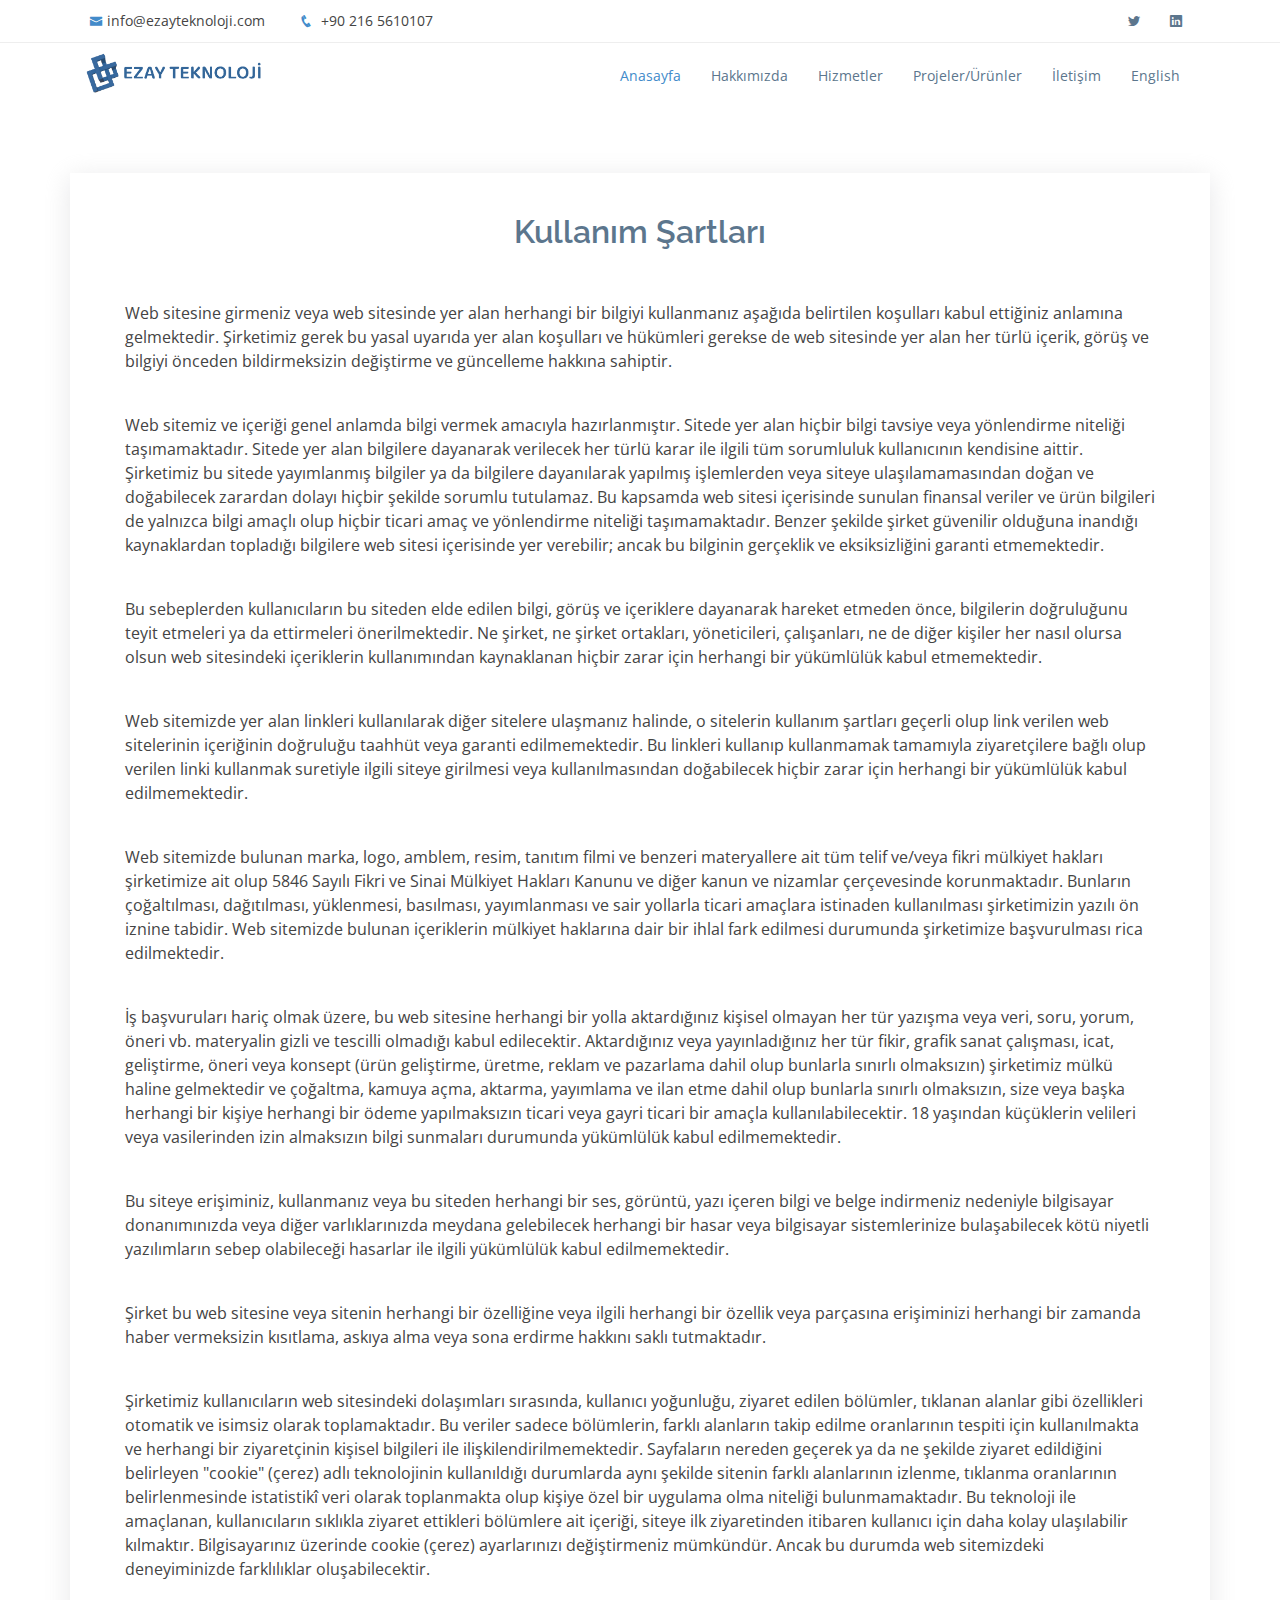
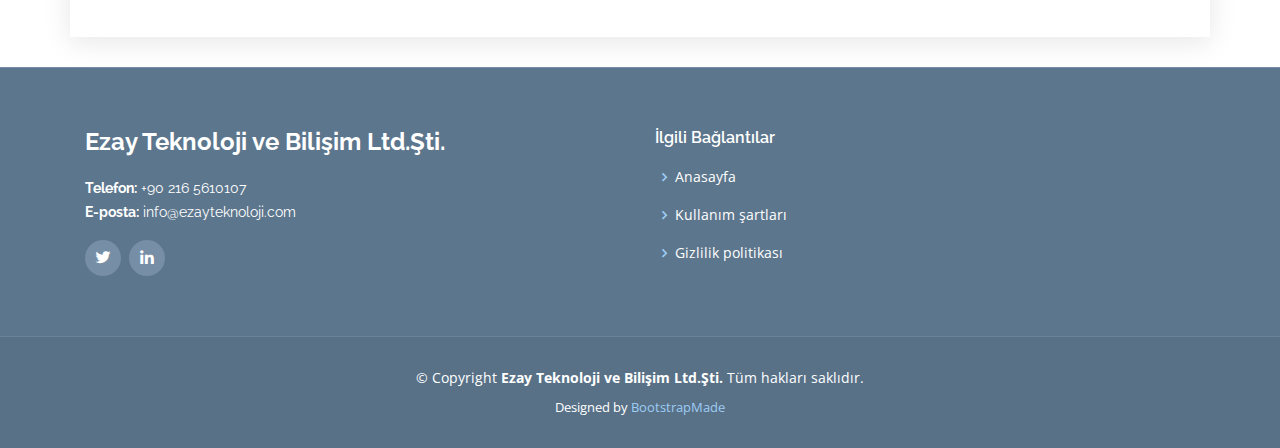
<file: kullanim.html>
<!DOCTYPE html>
<html lang="en">

<head>
  <meta charset="utf-8">
  <meta content="width=device-width, initial-scale=1.0" name="viewport">

  <title>Ezay Teknoloji | Kullanım Şartları</title>
  <meta content="" name="descriptison">
  <meta content="" name="keywords">

  <!-- Favicons -->
  <link href="assets/img/favicon.png" rel="icon">
  <link href="assets/img/apple-touch-icon.png" rel="apple-touch-icon">

  <!-- Google Fonts -->
  <link href="https://fonts.googleapis.com/css?family=Open+Sans:300,300i,400,400i,600,600i,700,700i|Raleway:300,300i,400,400i,600,600i,700,700i,900" rel="stylesheet">

  <!-- Vendor CSS Files -->
  <link href="assets/vendor/bootstrap/css/bootstrap.min.css" rel="stylesheet">
  <link href="assets/vendor/icofont/icofont.min.css" rel="stylesheet">
  <link href="assets/vendor/boxicons/css/boxicons.min.css" rel="stylesheet">
  <link href="assets/vendor/animate.css/animate.min.css" rel="stylesheet">
  <link href="assets/vendor/venobox/venobox.css" rel="stylesheet">
  <link href="assets/vendor/aos/aos.css" rel="stylesheet">

  <!-- Template Main CSS File -->
  <link href="assets/css/style.css" rel="stylesheet">

  <!-- =======================================================
  * Template Name: Mamba - v2.1.0
  * Template URL: https://bootstrapmade.com/mamba-one-page-bootstrap-template-free/
  * Author: BootstrapMade.com
  * License: https://bootstrapmade.com/license/
  ======================================================== -->
</head>

<body>

  <!-- ======= Top Bar ======= -->
  <section id="topbar" class="d-none d-lg-block">
    <div class="container clearfix">
      <div class="contact-info float-left">
        <i class="icofont-envelope"></i><a href="mailto:info@ezayteknoloji.com">info@ezayteknoloji.com</a>
        <i class="icofont-phone"></i> +90 216 5610107
      </div>
      <div class="social-links float-right">
        <a href="https://twitter.com/ezayteknoloji" class="twitter"><i class="icofont-twitter"></i></a>
        <a href="https://www.linkedin.com/company/ezay-teknoloji" class="linkedin"><i class="icofont-linkedin"></i></i></a>
      </div>
    </div>
  </section>

  <!-- ======= Header ======= -->
  <header id="header">
    <div class="container">

      <div class="logo float-left">
        <!-- <h1 class="text-light"><a href="index.html"><span>Mamba</span></a></h1>
        <!-- Uncomment below if you prefer to use an image logo -->
        <a href="index.html"><img src="assets/img/logo.png" alt="" class="img-fluid"></a>
      </div>

      <nav class="nav-menu float-right d-none d-lg-block">
        <ul>
          <li class="active"><a href="indextr.html">Anasayfa</a></li>
          <li><a href="indextr.html#about">Hakkımızda</a></li>
          <li><a href="indextr.html#services">Hizmetler</a></li>
          <li><a href="indextr.html#portfolio">Projeler/Ürünler</a></li>
          <li><a href="indextr.html#contact">İletişim</a></li>
		  <li><a href="index.html">English</a></li>
        </ul>
      </nav><!-- .nav-menu -->

    </div>
  </header><!-- End Header -->

  

  <main id="main">

    <!-- ======= About Us Section ======= -->
    <section id="about" class="about">
      <div class="container">

        <div class="row no-gutters">
          <div class=" d-flex flex-column  justify-content-center about-content">

            <div class="section-title ">
              <h2>Kullanım Şartları</h2>
			</div>
            <div class="float-left">  
<p>Web sitesine girmeniz veya web sitesinde yer alan herhangi bir bilgiyi kullanmanız aşağıda belirtilen koşulları kabul ettiğiniz anlamına gelmektedir. Şirketimiz gerek bu yasal uyarıda yer alan koşulları ve hükümleri gerekse de web sitesinde yer alan her türlü içerik, görüş ve bilgiyi önceden bildirmeksizin değiştirme ve güncelleme hakkına sahiptir.</p><br>

<p>Web sitemiz ve içeriği genel anlamda bilgi vermek amacıyla hazırlanmıştır. Sitede yer alan hiçbir bilgi tavsiye veya yönlendirme niteliği taşımamaktadır. Sitede yer alan bilgilere dayanarak verilecek her türlü karar ile ilgili tüm sorumluluk kullanıcının kendisine aittir. Şirketimiz bu sitede yayımlanmış bilgiler ya da bilgilere dayanılarak yapılmış işlemlerden veya siteye ulaşılamamasından doğan ve doğabilecek zarardan dolayı hiçbir şekilde sorumlu tutulamaz. Bu kapsamda web sitesi içerisinde sunulan finansal veriler ve ürün bilgileri de yalnızca bilgi amaçlı olup hiçbir ticari amaç ve yönlendirme niteliği taşımamaktadır. Benzer şekilde şirket güvenilir olduğuna inandığı kaynaklardan topladığı bilgilere web sitesi içerisinde yer verebilir; ancak bu bilginin gerçeklik ve eksiksizliğini garanti etmemektedir. </p><br>

<p>Bu sebeplerden kullanıcıların bu siteden elde edilen bilgi, görüş ve içeriklere dayanarak hareket etmeden önce, bilgilerin doğruluğunu teyit etmeleri ya da ettirmeleri önerilmektedir. Ne şirket, ne şirket ortakları, yöneticileri, çalışanları, ne de diğer kişiler her nasıl olursa olsun web sitesindeki içeriklerin kullanımından kaynaklanan hiçbir zarar için herhangi bir yükümlülük kabul etmemektedir.</p><br>

<p>Web sitemizde yer alan linkleri kullanılarak diğer sitelere ulaşmanız halinde, o sitelerin kullanım şartları geçerli olup link verilen web sitelerinin içeriğinin doğruluğu taahhüt veya garanti edilmemektedir. Bu linkleri kullanıp kullanmamak tamamıyla ziyaretçilere bağlı olup verilen linki kullanmak suretiyle ilgili siteye girilmesi veya kullanılmasından doğabilecek hiçbir zarar için herhangi bir yükümlülük kabul edilmemektedir.</p><br>

<p>Web sitemizde bulunan marka, logo, amblem, resim, tanıtım filmi ve benzeri materyallere ait tüm telif ve/veya fikri mülkiyet hakları şirketimize ait olup 5846 Sayılı Fikri ve Sinai Mülkiyet Hakları Kanunu ve diğer kanun ve nizamlar çerçevesinde korunmaktadır. Bunların çoğaltılması, dağıtılması, yüklenmesi, basılması, yayımlanması ve sair yollarla ticari amaçlara istinaden kullanılması şirketimizin yazılı ön iznine tabidir. Web sitemizde bulunan içeriklerin mülkiyet haklarına dair bir ihlal fark edilmesi durumunda şirketimize başvurulması rica edilmektedir.</p><br>

<p>İş başvuruları hariç olmak üzere, bu web sitesine herhangi bir yolla aktardığınız kişisel olmayan her tür yazışma veya veri, soru, yorum, öneri vb. materyalin gizli ve tescilli olmadığı kabul edilecektir. Aktardığınız veya yayınladığınız her tür fikir, grafik sanat çalışması, icat, geliştirme, öneri veya konsept (ürün geliştirme, üretme, reklam ve pazarlama dahil olup bunlarla sınırlı olmaksızın) şirketimiz mülkü haline gelmektedir ve çoğaltma, kamuya açma, aktarma, yayımlama ve ilan etme dahil olup bunlarla sınırlı olmaksızın, size veya başka herhangi bir kişiye herhangi bir ödeme yapılmaksızın ticari veya gayri ticari bir amaçla kullanılabilecektir. 18 yaşından küçüklerin velileri veya vasilerinden izin almaksızın bilgi sunmaları durumunda yükümlülük kabul edilmemektedir.</p><br>

<p>Bu siteye erişiminiz, kullanmanız veya bu siteden herhangi bir ses, görüntü, yazı içeren bilgi ve belge indirmeniz nedeniyle bilgisayar donanımınızda veya diğer varlıklarınızda meydana gelebilecek herhangi bir hasar veya bilgisayar sistemlerinize bulaşabilecek kötü niyetli yazılımların sebep olabileceği hasarlar ile ilgili yükümlülük kabul edilmemektedir.</p><br>

<p>Şirket bu web sitesine veya sitenin herhangi bir özelliğine veya ilgili herhangi bir özellik veya parçasına erişiminizi herhangi bir zamanda haber vermeksizin kısıtlama, askıya alma veya sona erdirme hakkını saklı tutmaktadır.</p><br>

<p>Şirketimiz kullanıcıların web sitesindeki dolaşımları sırasında, kullanıcı yoğunluğu, ziyaret edilen bölümler, tıklanan alanlar gibi özellikleri otomatik ve isimsiz olarak toplamaktadır. Bu veriler sadece bölümlerin, farklı alanların takip edilme oranlarının tespiti için kullanılmakta ve herhangi bir ziyaretçinin kişisel bilgileri ile ilişkilendirilmemektedir. Sayfaların nereden geçerek ya da ne şekilde ziyaret edildiğini belirleyen "cookie" (çerez) adlı teknolojinin kullanıldığı durumlarda aynı şekilde sitenin farklı alanlarının izlenme, tıklanma oranlarının belirlenmesinde istatistikî veri olarak toplanmakta olup kişiye özel bir uygulama olma niteliği bulunmamaktadır. Bu teknoloji ile amaçlanan, kullanıcıların sıklıkla ziyaret ettikleri bölümlere ait içeriği, siteye ilk ziyaretinden itibaren kullanıcı için daha kolay ulaşılabilir kılmaktır. Bilgisayarınız üzerinde cookie (çerez) ayarlarınızı değiştirmeniz mümkündür. Ancak bu durumda web sitemizdeki deneyiminizde farklılıklar oluşabilecektir.</p> 
            </div>

          </div>
        </div>

      </div>
    </section><!-- End About Us Section -->



  </main><!-- End #main -->

  <!-- ======= Footer ======= -->
  <footer id="footer">
    <div class="footer-top">
      <div class="container">
        <div class="row">

          <div class="col-md-6 footer-info">
            <h3>Ezay Teknoloji ve Bilişim Ltd.Şti.</h3>
            <p>
              <strong>Telefon:</strong> +90 216 5610107<br>
              <strong>E-posta:</strong> info@ezayteknoloji.com<br>
            </p>
            <div class="social-links mt-3">
              <a href="https://twitter.com/ezayteknoloji" class="twitter"><i class="bx bxl-twitter"></i></a>
              <a href="https://www.linkedin.com/company/ezay-teknoloji" class="linkedin"><i class="bx bxl-linkedin"></i></a>
            </div>
          </div>

          <div class="col-md-6 footer-links">
            <h4>İlgili Bağlantılar</h4>
            <ul>
              <li><i class="bx bx-chevron-right"></i> <a href="indextr.html">Anasayfa</a></li>
              <li><i class="bx bx-chevron-right"></i> <a href="kullanim.html">Kullanım şartları</a></li>
              <li><i class="bx bx-chevron-right"></i> <a href="gizlilik.html">Gizlilik politikası</a></li>
            </ul>
          </div>


        </div>
      </div>
    </div>

    <div class="container">
      <div class="copyright">
        &copy; Copyright <strong><span>Ezay Teknoloji ve Bilişim Ltd.Şti.</span></strong> Tüm hakları saklıdır.
      </div>
      <div class="credits">
        <!-- All the links in the footer should remain intact. -->
        <!-- You can delete the links only if you purchased the pro version. -->
        <!-- Licensing information: https://bootstrapmade.com/license/ -->
        <!-- Purchase the pro version with working PHP/AJAX contact form: https://bootstrapmade.com/mamba-one-page-bootstrap-template-free/ -->
        Designed by <a href="https://bootstrapmade.com/">BootstrapMade</a>
      </div>
    </div>
  </footer><!-- End Footer -->

  <a href="#" class="back-to-top"><i class="icofont-simple-up"></i></a>

  <!-- Vendor JS Files -->
  <script src="assets/vendor/jquery/jquery.min.js"></script>
  <script src="assets/vendor/bootstrap/js/bootstrap.bundle.min.js"></script>
  <script src="assets/vendor/jquery.easing/jquery.easing.min.js"></script>
  <script src="assets/vendor/php-email-form/validate.js"></script>
  <script src="assets/vendor/jquery-sticky/jquery.sticky.js"></script>
  <script src="assets/vendor/venobox/venobox.min.js"></script>
  <script src="assets/vendor/waypoints/jquery.waypoints.min.js"></script>
  <script src="assets/vendor/counterup/counterup.min.js"></script>
  <script src="assets/vendor/isotope-layout/isotope.pkgd.min.js"></script>
  <script src="assets/vendor/aos/aos.js"></script>

  <!-- Template Main JS File -->
  <script src="assets/js/main.js"></script>

</body>

</html>
</file>
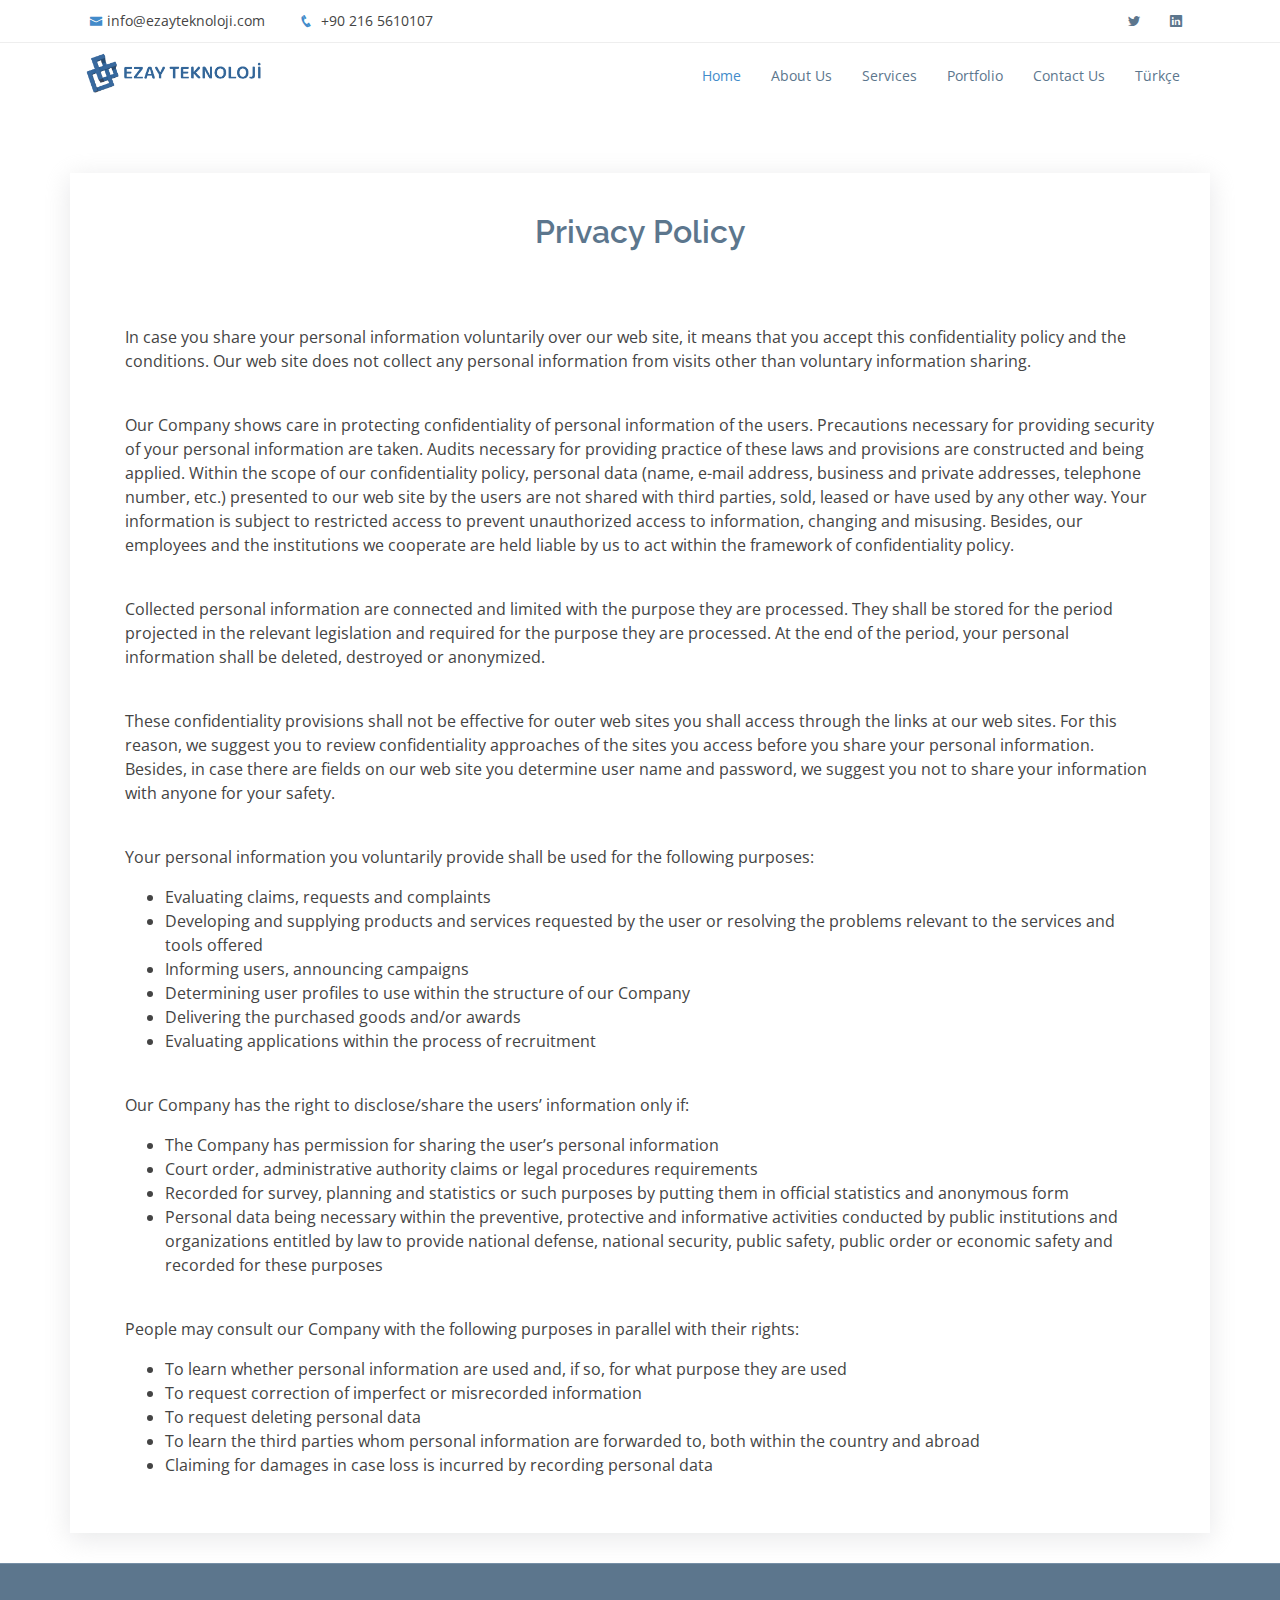
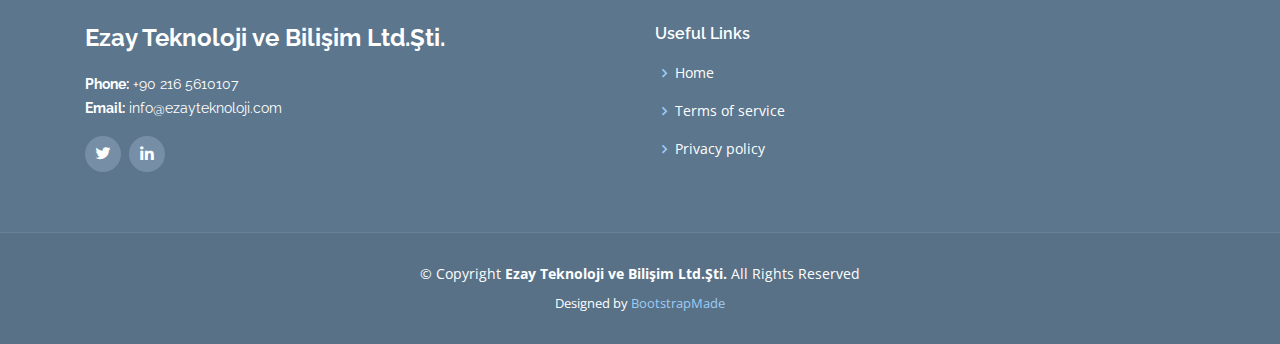
<file: privacy.html>
<!DOCTYPE html>
<html lang="en">

<head>
  <meta charset="utf-8">
  <meta content="width=device-width, initial-scale=1.0" name="viewport">

  <title>Ezay Teknoloji | Privacy Policy</title>
  <meta content="" name="descriptison">
  <meta content="" name="keywords">

  <!-- Favicons -->
  <link href="assets/img/favicon.png" rel="icon">
  <link href="assets/img/apple-touch-icon.png" rel="apple-touch-icon">

  <!-- Google Fonts -->
  <link href="https://fonts.googleapis.com/css?family=Open+Sans:300,300i,400,400i,600,600i,700,700i|Raleway:300,300i,400,400i,600,600i,700,700i,900" rel="stylesheet">

  <!-- Vendor CSS Files -->
  <link href="assets/vendor/bootstrap/css/bootstrap.min.css" rel="stylesheet">
  <link href="assets/vendor/icofont/icofont.min.css" rel="stylesheet">
  <link href="assets/vendor/boxicons/css/boxicons.min.css" rel="stylesheet">
  <link href="assets/vendor/animate.css/animate.min.css" rel="stylesheet">
  <link href="assets/vendor/venobox/venobox.css" rel="stylesheet">
  <link href="assets/vendor/aos/aos.css" rel="stylesheet">

  <!-- Template Main CSS File -->
  <link href="assets/css/style.css" rel="stylesheet">

  <!-- =======================================================
  * Template Name: Mamba - v2.1.0
  * Template URL: https://bootstrapmade.com/mamba-one-page-bootstrap-template-free/
  * Author: BootstrapMade.com
  * License: https://bootstrapmade.com/license/
  ======================================================== -->
</head>

<body>

  <!-- ======= Top Bar ======= -->
  <section id="topbar" class="d-none d-lg-block">
    <div class="container clearfix">
      <div class="contact-info float-left">
        <i class="icofont-envelope"></i><a href="mailto:info@ezayteknoloji.com">info@ezayteknoloji.com</a>
        <i class="icofont-phone"></i> +90 216 5610107
      </div>
      <div class="social-links float-right">
        <a href="https://twitter.com/ezayteknoloji" class="twitter"><i class="icofont-twitter"></i></a>
        <a href="https://www.linkedin.com/company/ezay-teknoloji" class="linkedin"><i class="icofont-linkedin"></i></i></a>
      </div>
    </div>
  </section>

  <!-- ======= Header ======= -->
  <header id="header">
    <div class="container">

      <div class="logo float-left">
        <!-- <h1 class="text-light"><a href="index.html"><span>Mamba</span></a></h1>
        <!-- Uncomment below if you prefer to use an image logo -->
        <a href="index.html"><img src="assets/img/logo.png" alt="" class="img-fluid"></a>
      </div>

      <nav class="nav-menu float-right d-none d-lg-block">
        <ul>
          <li class="active"><a href="index.html">Home</a></li>
          <li><a href="index.html#about">About Us</a></li>
          <li><a href="index.html#services">Services</a></li>
          <li><a href="index.html#portfolio">Portfolio</a></li>
          <li><a href="index.html#contact">Contact Us</a></li>
		  <li><a href="indextr.html">Türkçe</a></li>
        </ul>
      </nav><!-- .nav-menu -->

    </div>
  </header><!-- End Header -->

  

  <main id="main">

    <!-- ======= About Us Section ======= -->
    <section id="about" class="about">
      <div class="container">

        <div class="row no-gutters">
          <div class=" d-flex flex-column  justify-content-center about-content">

            <div class="section-title ">
              <h2>Privacy Policy</h2>
			</div>
            <div class="float-left">  
			  ​<p>In case you share your personal information voluntarily over our web site, it means that you accept this confidentiality policy and the conditions. Our web site does not collect any personal information from visits other than voluntary information sharing.</p><br>
			  
<p>Our Company shows care in protecting confidentiality of personal information of the users. Precautions necessary for providing security of your personal information are taken.  Audits necessary for providing practice of these laws and provisions are constructed and being applied. Within the scope of our confidentiality policy, personal data (name, e-mail address, business and private addresses, telephone number, etc.) presented to our web site by the users are not shared with third parties, sold, leased or have used by any other way. Your information is subject to restricted access to prevent unauthorized access to information, changing and misusing. Besides, our employees and the institutions we cooperate are held liable by us to act within the framework of confidentiality policy.</p><br>

<p>Collected personal information are connected and limited with the purpose they are processed. They shall be stored for the period projected in the relevant legislation and required for the purpose they are processed. At the end of the period, your personal information shall be deleted, destroyed or anonymized.</p> <br>

<p>These confidentiality provisions shall not be effective for outer web sites you shall access through the links at our web sites. For this reason, we suggest you to review confidentiality approaches of the sites you access before you share your personal information. Besides, in case there are fields on our web site you determine user name and password, we suggest you not to share your information with anyone for your safety.</p> <br>

<p>Your personal information you voluntarily provide shall be used for the following purposes:</p>
<ul>
	<li>Evaluating claims, requests and complaints</li>
	<li>Developing and supplying products and services requested by the user or resolving the problems relevant to the services and tools offered</li>
	<li>Informing users, announcing campaigns </li>
	<li>Determining user profiles to use within the structure of our Company</li>
	<li>Delivering the purchased goods and/or awards</li>
	<li>Evaluating applications within the process of  recruitment</li>
</ul>
<br>
<p>Our Company has the right to disclose/share the users’ information only if:</p>
<ul>
	<li>The Company has permission for sharing the user’s personal information </li>
	<li>Court order, administrative authority claims or legal procedures requirements</li>
	<li>Recorded for survey, planning and statistics or such purposes by putting them in official statistics and anonymous form </li>
	<li>Personal data being necessary within the preventive, protective and informative activities conducted by public institutions and organizations entitled by law to provide national defense, national security, public safety, public order or economic safety and recorded for these purposes</li>
</ul>
<br>
<p>People may consult our Company with the following purposes in parallel with their rights:</p>
<ul>
	<li>To learn whether personal information are used and, if so, for what purpose they are used</li>
	<li>To request correction of imperfect or misrecorded information</li>
	<li>To request deleting personal data</li>
	<li>To learn the third parties whom personal information are forwarded to, both within the country and abroad</li>
	<li>Claiming for damages in case loss is incurred by recording personal data</li>
</ul>
			  
			  
            </div>

          </div>
        </div>

      </div>
    </section><!-- End About Us Section -->



  </main><!-- End #main -->

  <!-- ======= Footer ======= -->
  <footer id="footer">
    <div class="footer-top">
      <div class="container">
        <div class="row">

          <div class="col-md-6 footer-info">
            <h3>Ezay Teknoloji ve Bilişim Ltd.Şti.</h3>
            <p>
              <strong>Phone:</strong> +90 216 5610107<br>
              <strong>Email:</strong> info@ezayteknoloji.com<br>
            </p>
            <div class="social-links mt-3">
              <a href="https://twitter.com/ezayteknoloji" class="twitter"><i class="bx bxl-twitter"></i></a>
              <a href="https://www.linkedin.com/company/ezay-teknoloji" class="linkedin"><i class="bx bxl-linkedin"></i></a>
            </div>
          </div>

          <div class="col-md-6 footer-links">
            <h4>Useful Links</h4>
            <ul>
              <li><i class="bx bx-chevron-right"></i> <a href="index.html">Home</a></li>
              <li><i class="bx bx-chevron-right"></i> <a href="terms-of-service.html">Terms of service</a></li>
              <li><i class="bx bx-chevron-right"></i> <a href="privacy.html">Privacy policy</a></li>
            </ul>
          </div>


        </div>
      </div>
    </div>

    <div class="container">
      <div class="copyright">
        &copy; Copyright <strong><span>Ezay Teknoloji ve Bilişim Ltd.Şti.</span></strong> All Rights Reserved
      </div>
      <div class="credits">
        <!-- All the links in the footer should remain intact. -->
        <!-- You can delete the links only if you purchased the pro version. -->
        <!-- Licensing information: https://bootstrapmade.com/license/ -->
        <!-- Purchase the pro version with working PHP/AJAX contact form: https://bootstrapmade.com/mamba-one-page-bootstrap-template-free/ -->
        Designed by <a href="https://bootstrapmade.com/">BootstrapMade</a>
      </div>
    </div>
  </footer><!-- End Footer -->

  <a href="#" class="back-to-top"><i class="icofont-simple-up"></i></a>

  <!-- Vendor JS Files -->
  <script src="assets/vendor/jquery/jquery.min.js"></script>
  <script src="assets/vendor/bootstrap/js/bootstrap.bundle.min.js"></script>
  <script src="assets/vendor/jquery.easing/jquery.easing.min.js"></script>
  <script src="assets/vendor/php-email-form/validate.js"></script>
  <script src="assets/vendor/jquery-sticky/jquery.sticky.js"></script>
  <script src="assets/vendor/venobox/venobox.min.js"></script>
  <script src="assets/vendor/waypoints/jquery.waypoints.min.js"></script>
  <script src="assets/vendor/counterup/counterup.min.js"></script>
  <script src="assets/vendor/isotope-layout/isotope.pkgd.min.js"></script>
  <script src="assets/vendor/aos/aos.js"></script>

  <!-- Template Main JS File -->
  <script src="assets/js/main.js"></script>

</body>

</html>
</file>
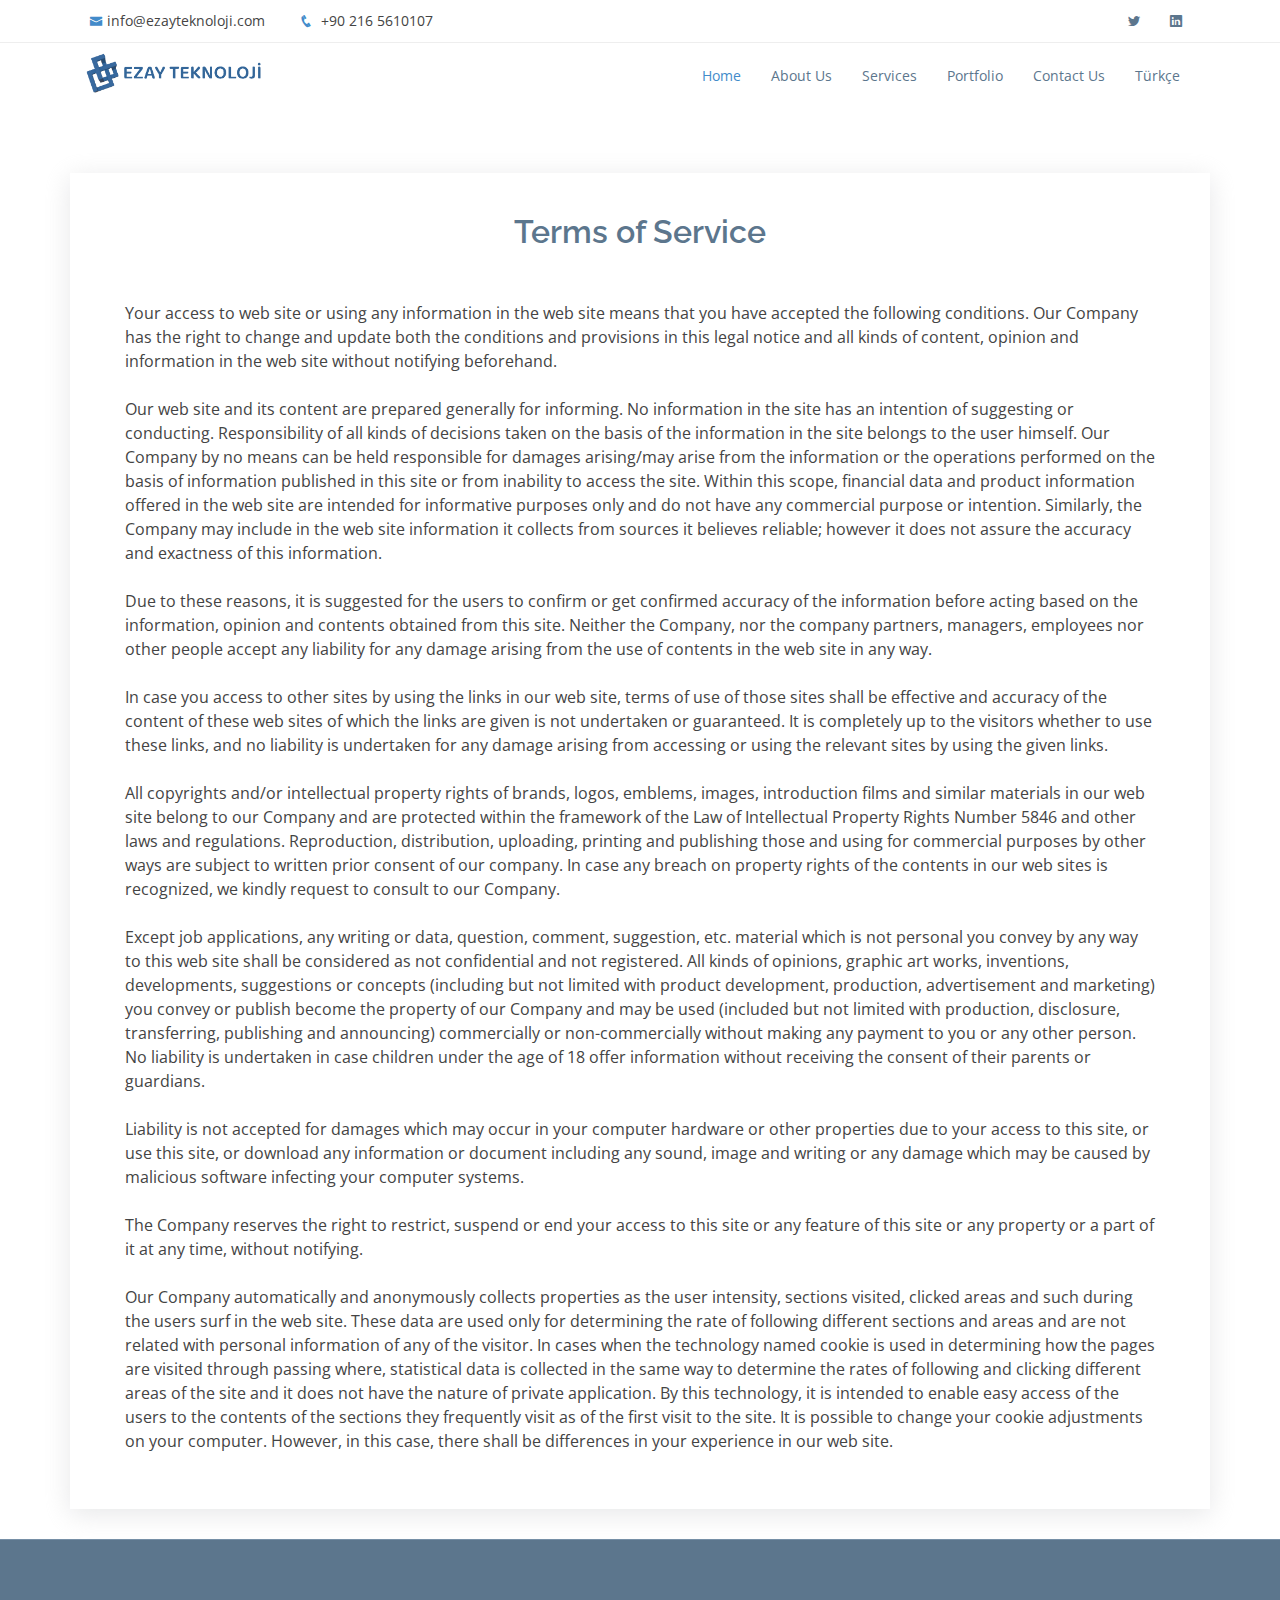
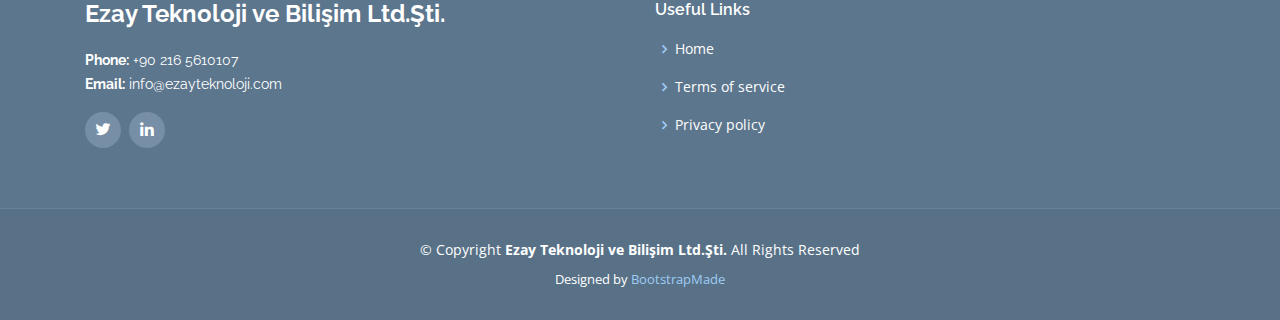
<file: terms-of-service.html>
<!DOCTYPE html>
<html lang="en">

<head>
  <meta charset="utf-8">
  <meta content="width=device-width, initial-scale=1.0" name="viewport">

  <title>Ezay Teknoloji | Terms of Service</title>
  <meta content="" name="descriptison">
  <meta content="" name="keywords">

  <!-- Favicons -->
  <link href="assets/img/favicon.png" rel="icon">
  <link href="assets/img/apple-touch-icon.png" rel="apple-touch-icon">

  <!-- Google Fonts -->
  <link href="https://fonts.googleapis.com/css?family=Open+Sans:300,300i,400,400i,600,600i,700,700i|Raleway:300,300i,400,400i,600,600i,700,700i,900" rel="stylesheet">

  <!-- Vendor CSS Files -->
  <link href="assets/vendor/bootstrap/css/bootstrap.min.css" rel="stylesheet">
  <link href="assets/vendor/icofont/icofont.min.css" rel="stylesheet">
  <link href="assets/vendor/boxicons/css/boxicons.min.css" rel="stylesheet">
  <link href="assets/vendor/animate.css/animate.min.css" rel="stylesheet">
  <link href="assets/vendor/venobox/venobox.css" rel="stylesheet">
  <link href="assets/vendor/aos/aos.css" rel="stylesheet">

  <!-- Template Main CSS File -->
  <link href="assets/css/style.css" rel="stylesheet">

  <!-- =======================================================
  * Template Name: Mamba - v2.1.0
  * Template URL: https://bootstrapmade.com/mamba-one-page-bootstrap-template-free/
  * Author: BootstrapMade.com
  * License: https://bootstrapmade.com/license/
  ======================================================== -->
</head>

<body>

  <!-- ======= Top Bar ======= -->
  <section id="topbar" class="d-none d-lg-block">
    <div class="container clearfix">
      <div class="contact-info float-left">
        <i class="icofont-envelope"></i><a href="mailto:info@ezayteknoloji.com">info@ezayteknoloji.com</a>
        <i class="icofont-phone"></i> +90 216 5610107
      </div>
      <div class="social-links float-right">
        <a href="https://twitter.com/ezayteknoloji" class="twitter"><i class="icofont-twitter"></i></a>
        <a href="https://www.linkedin.com/company/ezay-teknoloji" class="linkedin"><i class="icofont-linkedin"></i></i></a>
      </div>
    </div>
  </section>

  <!-- ======= Header ======= -->
  <header id="header">
    <div class="container">

      <div class="logo float-left">
        <!-- <h1 class="text-light"><a href="index.html"><span>Mamba</span></a></h1>
        <!-- Uncomment below if you prefer to use an image logo -->
        <a href="index.html"><img src="assets/img/logo.png" alt="" class="img-fluid"></a>
      </div>

      <nav class="nav-menu float-right d-none d-lg-block">
        <ul>
          <li class="active"><a href="index.html">Home</a></li>
          <li><a href="index.html#about">About Us</a></li>
          <li><a href="index.html#services">Services</a></li>
          <li><a href="index.html#portfolio">Portfolio</a></li>
          <li><a href="index.html#contact">Contact Us</a></li>
		  <li><a href="indextr.html">Türkçe</a></li>
        </ul>
      </nav><!-- .nav-menu -->

    </div>
  </header><!-- End Header -->

  

  <main id="main">

    <!-- ======= About Us Section ======= -->
    <section id="about" class="about">
      <div class="container">

        <div class="row no-gutters">
          <div class=" d-flex flex-column justify-content-center about-content">

            <div class="section-title">
              <h2>Terms of Service</h2>
			</div>
			<div >
              <p>
			  ​Your access to web site or using any information in the web site means that you have accepted the following conditions. Our Company has the right to change and update both the conditions and provisions in this legal notice and all kinds of content, opinion and information in the web site without notifying beforehand.<br><br>

Our web site and its content are prepared generally for informing. No information in the site has an intention of suggesting or conducting. Responsibility of all kinds of decisions taken on the basis of the information in the site belongs to the user himself. Our Company by no means can be held responsible for damages arising/may arise from the information or the operations performed on the basis of information published in this site or from inability to access the site. Within this scope, financial data and product information offered in the web site are intended for informative purposes only and do not have any commercial purpose or intention. Similarly, the Company may include in the web site information it collects from sources it believes reliable; however it does not assure the accuracy and exactness of this information.<br><br>

Due to these reasons, it is suggested for the users to confirm or get confirmed accuracy of the information before acting based on the information, opinion and contents obtained from this site. Neither the Company, nor the company partners, managers, employees nor other people accept any liability for any damage arising from the use of contents in the web site in any way.<br><br>

In case you access to other sites by using the links in our web site, terms of use of those sites shall be effective and accuracy of the content of these web sites of which the links are given is not undertaken or guaranteed. It is completely up to the visitors whether to use these links, and no liability is undertaken for any damage arising from accessing or using the relevant sites by using the given links.<br><br>

All copyrights and/or intellectual property rights of brands, logos, emblems, images, introduction films and similar materials in our web site belong to our Company and are protected within the framework of the Law of Intellectual Property Rights Number 5846 and other laws and regulations. Reproduction, distribution, uploading, printing and publishing those and using for commercial purposes by other ways are subject to written prior consent of our company. In case any breach on property rights of the contents in our web sites is recognized, we kindly request to consult to our Company.<br><br>

Except job applications, any writing or data, question, comment, suggestion, etc. material which is not personal you convey by any way to this web site shall be considered as not confidential and not registered. All kinds of opinions, graphic art works, inventions, developments, suggestions or concepts (including but not limited with product development, production, advertisement and marketing) you convey or publish become the property of our Company and may be used (included but not limited with production, disclosure, transferring, publishing and announcing) commercially or non-commercially without making any payment to you or any other person. No liability is undertaken in case children under the age of 18 offer information without receiving the consent of their parents or guardians.<br><br>

Liability is not accepted for damages which may occur in your computer hardware or other properties due to your access to this site, or use this site, or download any information or document including any sound, image and writing or any damage which may be caused by malicious software infecting your computer systems.<br><br>

The Company reserves the right to restrict, suspend or end your access to this site or any feature of this site or any property or a part of it at any time, without notifying.<br><br>

​Our Company automatically and anonymously collects properties as the user intensity, sections visited, clicked areas and such during the users surf in the web site. These data are used only for determining the rate of following different sections and areas and are not related with personal information of any of the visitor. In cases when the technology named cookie is used in determining how the pages are visited through passing where, statistical data is collected in the same way to determine the rates of following and clicking different areas of the site and it does not have the nature of private application. By this technology, it is intended to enable easy access of the users to the contents of the sections they frequently visit as of the first visit to the site. It is possible to change your cookie adjustments on your computer. However, in this case, there shall be differences in your experience in our web site.
			  
			  </p>
            </div>

          </div>
        </div>

      </div>
    </section><!-- End About Us Section -->



  </main><!-- End #main -->

  <!-- ======= Footer ======= -->
  <footer id="footer">
    <div class="footer-top">
      <div class="container">
        <div class="row">

          <div class="col-md-6 footer-info">
            <h3>Ezay Teknoloji ve Bilişim Ltd.Şti.</h3>
            <p>
              <strong>Phone:</strong> +90 216 5610107<br>
              <strong>Email:</strong> info@ezayteknoloji.com<br>
            </p>
            <div class="social-links mt-3">
              <a href="https://twitter.com/ezayteknoloji" class="twitter"><i class="bx bxl-twitter"></i></a>
              <a href="https://www.linkedin.com/company/ezay-teknoloji" class="linkedin"><i class="bx bxl-linkedin"></i></a>
            </div>
          </div>

          <div class="col-md-6 footer-links">
            <h4>Useful Links</h4>
            <ul>
              <li><i class="bx bx-chevron-right"></i> <a href="index.html">Home</a></li>
              <li><i class="bx bx-chevron-right"></i> <a href="terms-of-service.html">Terms of service</a></li>
              <li><i class="bx bx-chevron-right"></i> <a href="privacy.html">Privacy policy</a></li>
            </ul>
          </div>


        </div>
      </div>
    </div>

    <div class="container">
      <div class="copyright">
        &copy; Copyright <strong><span>Ezay Teknoloji ve Bilişim Ltd.Şti.</span></strong> All Rights Reserved
      </div>
      <div class="credits">
        <!-- All the links in the footer should remain intact. -->
        <!-- You can delete the links only if you purchased the pro version. -->
        <!-- Licensing information: https://bootstrapmade.com/license/ -->
        <!-- Purchase the pro version with working PHP/AJAX contact form: https://bootstrapmade.com/mamba-one-page-bootstrap-template-free/ -->
        Designed by <a href="https://bootstrapmade.com/">BootstrapMade</a>
      </div>
    </div>
  </footer><!-- End Footer -->

  <a href="#" class="back-to-top"><i class="icofont-simple-up"></i></a>

  <!-- Vendor JS Files -->
  <script src="assets/vendor/jquery/jquery.min.js"></script>
  <script src="assets/vendor/bootstrap/js/bootstrap.bundle.min.js"></script>
  <script src="assets/vendor/jquery.easing/jquery.easing.min.js"></script>
  <script src="assets/vendor/php-email-form/validate.js"></script>
  <script src="assets/vendor/jquery-sticky/jquery.sticky.js"></script>
  <script src="assets/vendor/venobox/venobox.min.js"></script>
  <script src="assets/vendor/waypoints/jquery.waypoints.min.js"></script>
  <script src="assets/vendor/counterup/counterup.min.js"></script>
  <script src="assets/vendor/isotope-layout/isotope.pkgd.min.js"></script>
  <script src="assets/vendor/aos/aos.js"></script>

  <!-- Template Main JS File -->
  <script src="assets/js/main.js"></script>

</body>

</html>
</file>
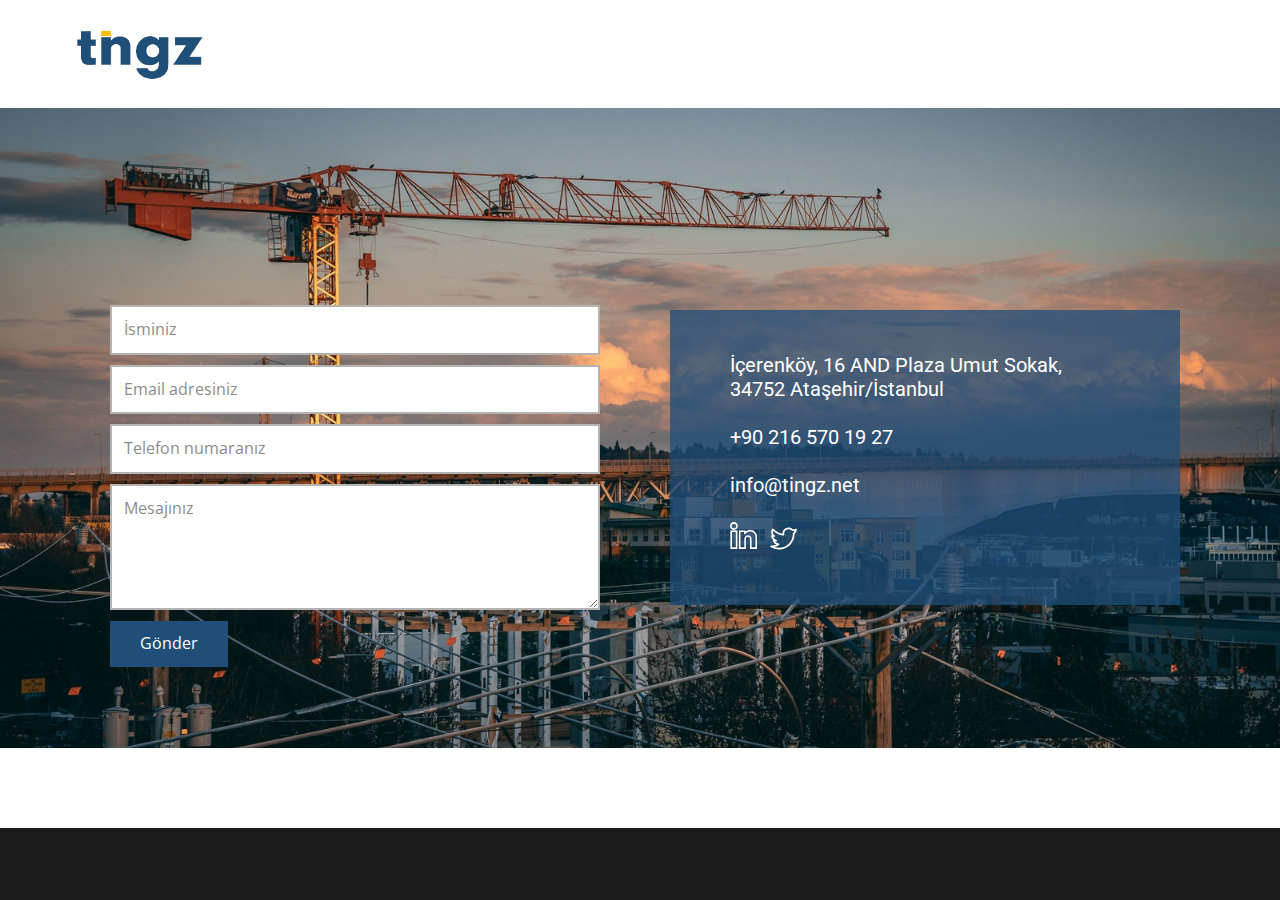
<file: tingz/Bize-Ulasin.html>
<!DOCTYPE html>
<html style="font-size: 16px;">
  <head>
    <meta name="viewport" content="width=device-width, initial-scale=1.0">
    <meta charset="utf-8">
    <meta name="keywords" content="endüstri 4.0, makine takip, iot, sensör, iş makinesi, inşaat, şantiye takip">
    <meta name="description" content="TINGZ- Yenilikçi İş Makinesi Takip Platformu">
    <meta name="page_type" content="np-template-header-footer-from-plugin">
    <title>tingz.net - Bize Ulaşın</title>
    <link rel="stylesheet" href="nicepage.css" media="screen">
<link rel="stylesheet" href="Bize-Ulasin.css" media="screen">
    <script class="u-script" type="text/javascript" src="jquery.js" defer=""></script>
    <script class="u-script" type="text/javascript" src="nicepage.js" defer=""></script>
    <meta name="generator" content="Nicepage 3.16.1, nicepage.com">
    <link rel="canonical" href="https://www.tingz.net/bize-ulasin">
    <link rel="icon" href="images/favicon.png">
    <link id="u-theme-google-font" rel="stylesheet" href="https://fonts.googleapis.com/css?family=Roboto:100,100i,300,300i,400,400i,500,500i,700,700i,900,900i|Open+Sans:300,300i,400,400i,600,600i,700,700i,800,800i">
    
    
    
    <script type="application/ld+json">{
		"@context": "http://schema.org",
		"@type": "Organization",
		"name": "Ana Sayfa",
		"url": "index.html",
		"logo": "images/default-logo.png",
		"sameAs": []
}</script>
<script>
function myResultFunction() {
alert("Bilgilerinizi aldık. Teşekkür ederiz!");
window.location.href = "http://tingz.net";
}
</script>

    <meta property="og:title" content="Bize Ulaşın">
    <meta property="og:type" content="website">
    <meta property="og:description" content="TINGZ- Yenilikçi İş Makinesi Takip Platformu">
    <meta name="theme-color" content="#834496">
    <meta property="og:url" content="index.html">
  </head>
  <body class="u-body"><header class="u-align-left u-clearfix u-header u-white u-header" id="sec-d37b"><div class="u-clearfix u-sheet u-sheet-1">
        <img class="u-image u-image-default u-image-1" src="images/LogoPNG-removebg-preview-CROP.png" alt="" data-image-width="437" data-image-height="172" data-href="index.html" data-page-id="44663731">
      </div></header>
    <section class="u-clearfix u-image u-section-1" id="sec-70d1" data-image-width="5326" data-image-height="3551">
      <div class="u-clearfix u-sheet u-sheet-1">
        <div class="u-clearfix u-expanded-width u-layout-wrap u-layout-wrap-1">
          <div class="u-layout">
            <div class="u-layout-row">
              <div class="u-container-style u-layout-cell u-size-30 u-layout-cell-1">
                <div class="u-container-layout u-container-layout-1">
                  <div class="u-form u-form-1">
                    <form action="https://formsubmit.io/send/c5579ea0-7909-46df-9803-f3aeebd6c117" method="POST" class="u-clearfix u-form-spacing-10 u-form-vertical u-inner-form" style="padding: 10px" source="custom" name="form" onsubmit="myResultFunction()" >
                      <div class="u-form-group u-form-name u-form-group-1">
                        <label for="name-83cd" class="u-form-control-hidden u-label">Name</label>
                        <input type="text" placeholder="İsminiz" id="name-83cd" name="name" class="u-border-2 u-border-grey-30 u-input u-input-rectangle u-white" required="">
                      </div>
                      <div class="u-form-email u-form-group u-form-group-2">
                        <label for="email-a66e" class="u-form-control-hidden u-label">Email</label>
                        <input type="email" placeholder="Email adresiniz" id="email-a66e" name="email" class="u-border-2 u-border-grey-30 u-input u-input-rectangle u-white" required="">
                      </div>
                      <div class="u-form-group u-form-phone u-form-group-3">
                        <label for="phone-2788" class="u-form-control-hidden u-label">Phone</label>
                        <input type="tel" pattern="\+?\d{0,3}[\s\(\-]?([0-9]{2,3})[\s\)\-]?([\s\-]?)([0-9]{3})[\s\-]?([0-9]{2})[\s\-]?([0-9]{2})" placeholder="Telefon numaranız" id="phone-2788" name="phone" class="u-border-2 u-border-grey-30 u-input u-input-rectangle u-white" required="">
                      </div>
                      <div class="u-form-group u-form-message u-form-group-4">
                        <label for="message-83cd" class="u-form-control-hidden u-label">Message</label>
                        <textarea placeholder="Mesajınız" rows="4" cols="50" id="message-83cd" name="message" class="u-border-2 u-border-grey-30 u-input u-input-rectangle u-white" required=""></textarea>
                      </div>
                      <div class="u-align-left u-form-group u-form-submit u-form-group-5">
                        <a href="#" class="u-btn u-btn-submit u-button-style u-custom-color-4 u-btn-1">Gönder</a>
                        <input type="submit" value="submit" class="u-form-control-hidden">
                      </div>
                      <!--
					  <div class="u-form-send-message u-form-send-success"> Thank you! Your message has been sent. </div>
                      <div class="u-form-send-error u-form-send-message"> Unable to send your message. Please fix errors then try again. </div>
					  -->
					  <input name="_formsubmit_id" type="text" style="display:none">
                      <input type="hidden" value="" name="recaptchaResponse">
                    </form>
                  </div>
                </div>
              </div>
              <div class="u-container-style u-layout-cell u-size-30 u-layout-cell-2">
                <div class="u-container-layout u-container-layout-2">
                  <div class="u-container-style u-expanded u-group u-shape-rectangle u-group-1">
                    <div class="u-container-layout u-valign-middle u-container-layout-3">
                      <div class="u-container-style u-custom-color-3 u-group u-opacity u-opacity-75 u-shape-rectangle u-group-2">
                        <div class="u-container-layout u-container-layout-4">
                          <h3 class="u-text u-text-body-alt-color u-text-1">İçerenköy, 16 AND Plaza Umut Sokak, 34752 Ataşehir/İstanbul<br>
                            <br>+90 216 570 19 27<br>
                            <br>info@tingz.net
                          </h3><span class="u-icon u-icon-circle u-text-white u-icon-1" data-href="https://tr.linkedin.com/company/tingznet" data-target="_blank"><svg class="u-svg-link" preserveAspectRatio="xMidYMin slice" viewBox="0 0 512 512" style=""><use xmlns:xlink="http://www.w3.org/1999/xlink" xlink:href="#svg-eb5c"></use></svg><svg class="u-svg-content" viewBox="0 0 512 512" id="svg-eb5c"><g><path d="m7.813 509.935h132.571v-348.613h-132.571zm30-318.613h72.571v288.612h-72.571z"></path><path d="m74.099 2.065c-40.859 0-74.099 33.241-74.099 74.099s33.24 74.1 74.099 74.1 74.1-33.241 74.1-74.1-33.242-74.099-74.1-74.099zm-44.099 74.099c0-24.316 19.782-44.099 44.099-44.099s44.1 19.782 44.1 44.099-19.783 44.1-44.1 44.1-44.099-19.784-44.099-44.1z"></path><path d="m511.679 270.79c-4.718-67.855-61.318-120.144-131.489-120.144-31.387 0-61.016 10.912-84.361 30.274v-19.6h-127.03v348.613h132.572v-190.664c0-21.488 17.481-38.97 38.97-38.97 21.487 0 38.969 17.482 38.969 38.979l.128 190.656h132.562v-238.822zm-240.308 209.145h-72.572v-288.614h67.029v42.847l24.005.138 4.46-6.924c18.85-29.265 50.961-46.735 85.897-46.735 55.836 0 100.543 42.602 101.78 96.985l.03 202.303h-72.582l-.108-160.666c0-38.03-30.94-68.97-68.969-68.97-38.03 0-68.97 30.94-68.97 68.97z"></path>
</g></svg></span><span class="u-icon u-icon-circle u-text-white u-icon-2" data-href="https://twitter.com/TingzIOT"><svg class="u-svg-link" preserveAspectRatio="xMidYMin slice" viewBox="0 0 24 24" style=""><use xmlns:xlink="http://www.w3.org/1999/xlink" xlink:href="#svg-5336"></use></svg><svg class="u-svg-content" viewBox="0 0 24 24" id="svg-5336"><path d="m.473 19.595c2.222 1.41 4.808 2.155 7.478 2.155 3.91 0 7.493-1.502 10.09-4.229 2.485-2.61 3.852-6.117 3.784-9.676.942-.806 2.05-2.345 2.05-3.845 0-.575-.624-.94-1.13-.647-.885.52-1.692.656-2.522.423-1.695-1.652-4.218-2-6.344-.854-1.858 1-2.891 2.83-2.798 4.83-3.139-.383-6.039-1.957-8.061-4.403-.332-.399-.962-.352-1.226.1-.974 1.668-.964 3.601-.117 5.162-.403.071-.652.41-.652.777 0 1.569.706 3.011 1.843 3.995-.212.204-.282.507-.192.777.5 1.502 1.632 2.676 3.047 3.264-1.539.735-3.241.98-4.756.794-.784-.106-1.171.948-.494 1.377zm7.683-1.914c.561-.431.263-1.329-.441-1.344-1.24-.026-2.369-.637-3.072-1.598.339-.022.69-.074 1.024-.164.761-.206.725-1.304-.048-1.459-1.403-.282-2.504-1.304-2.917-2.62.377.093.761.145 1.144.152.759.004 1.046-.969.427-1.376-1.395-.919-1.99-2.542-1.596-4.068 2.436 2.468 5.741 3.955 9.237 4.123.501.031.877-.44.767-.917-.475-2.059.675-3.502 1.91-4.167 1.222-.66 3.184-.866 4.688.712.447.471 1.955.489 2.722.31-.344.648-.873 1.263-1.368 1.609-.211.148-.332.394-.319.651.161 3.285-1.063 6.551-3.358 8.96-2.312 2.427-5.509 3.764-9.004 3.764-1.39 0-2.753-.226-4.041-.662 1.54-.298 3.003-.95 4.245-1.906z"></path></svg></span>
                        </div>
                      </div>
                    </div>
                  </div>
                </div>
              </div>
            </div>
          </div>
        </div>
      </div>
    </section>
    <section class="u-clearfix u-white u-section-2" id="sec-8fd9">
      <div class="u-clearfix u-sheet u-sheet-1"></div>
    </section>
    
    
    
  </body>
</html>
</file>
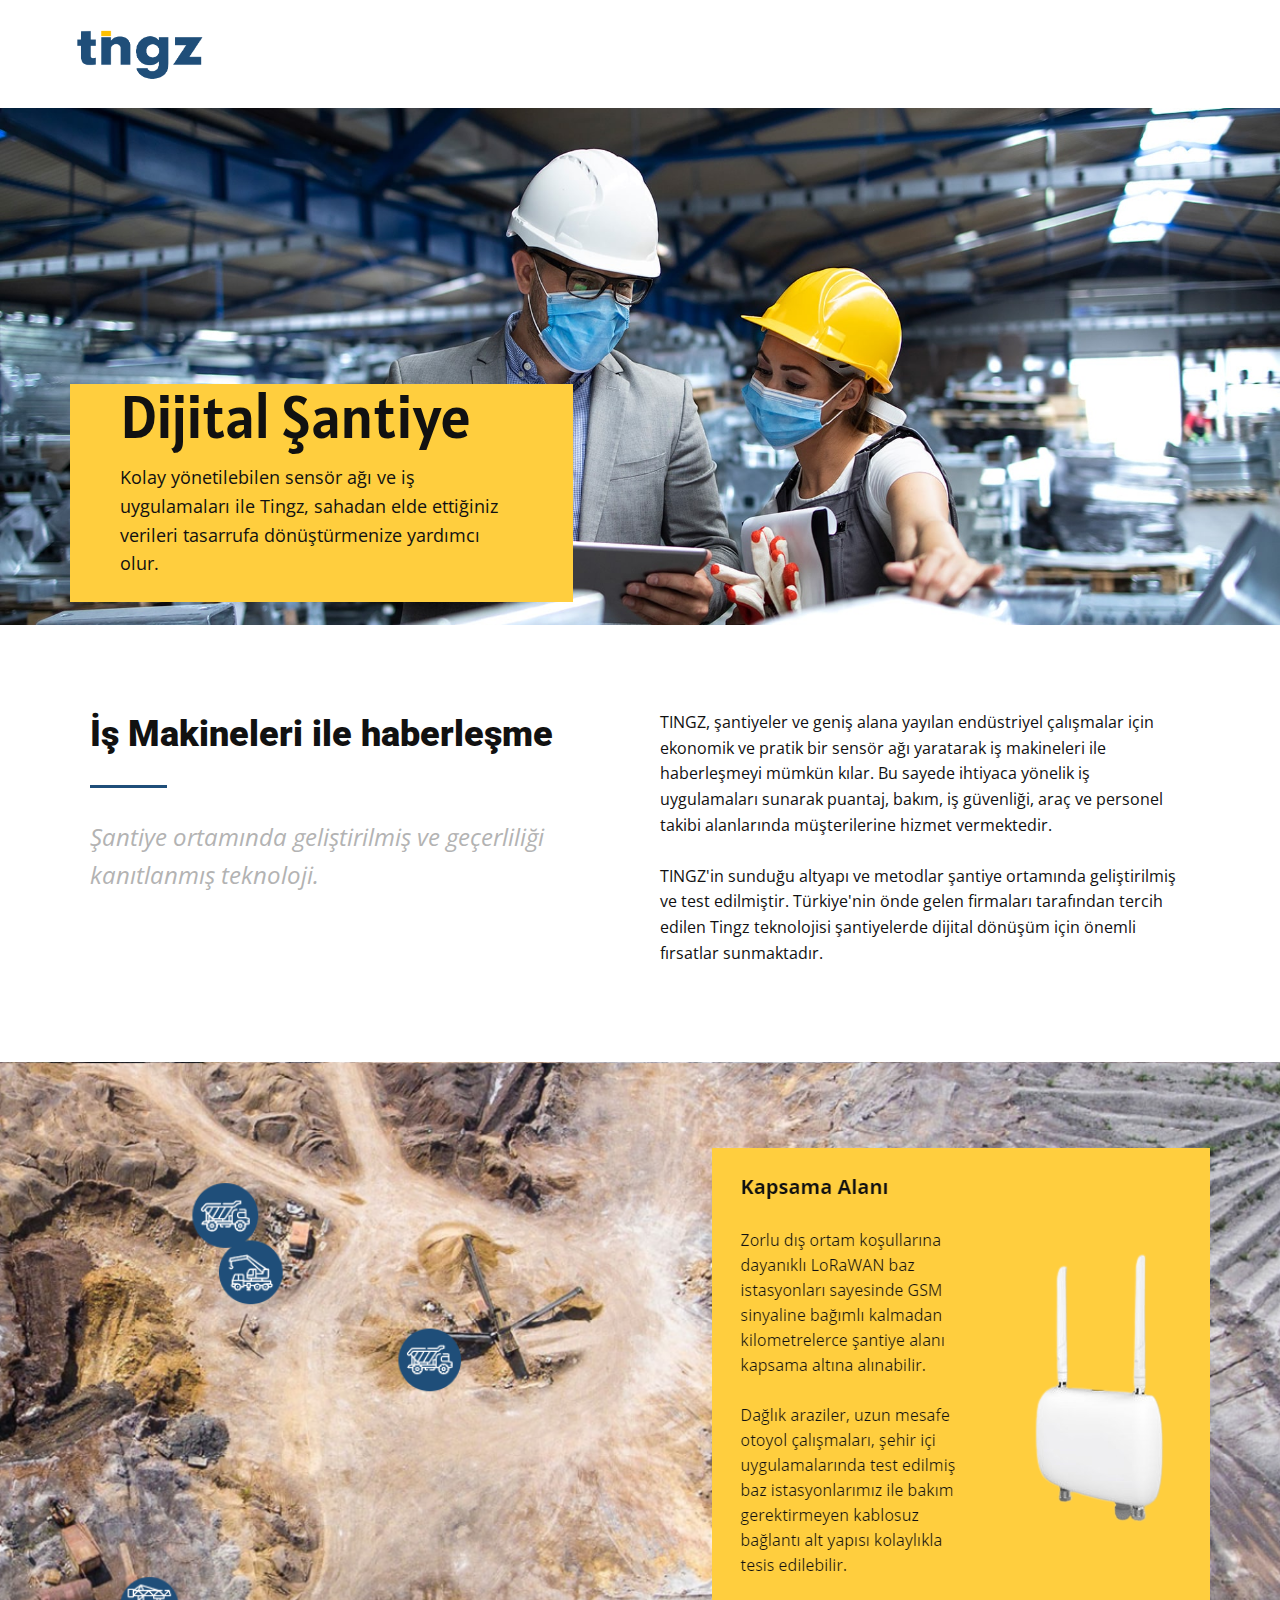
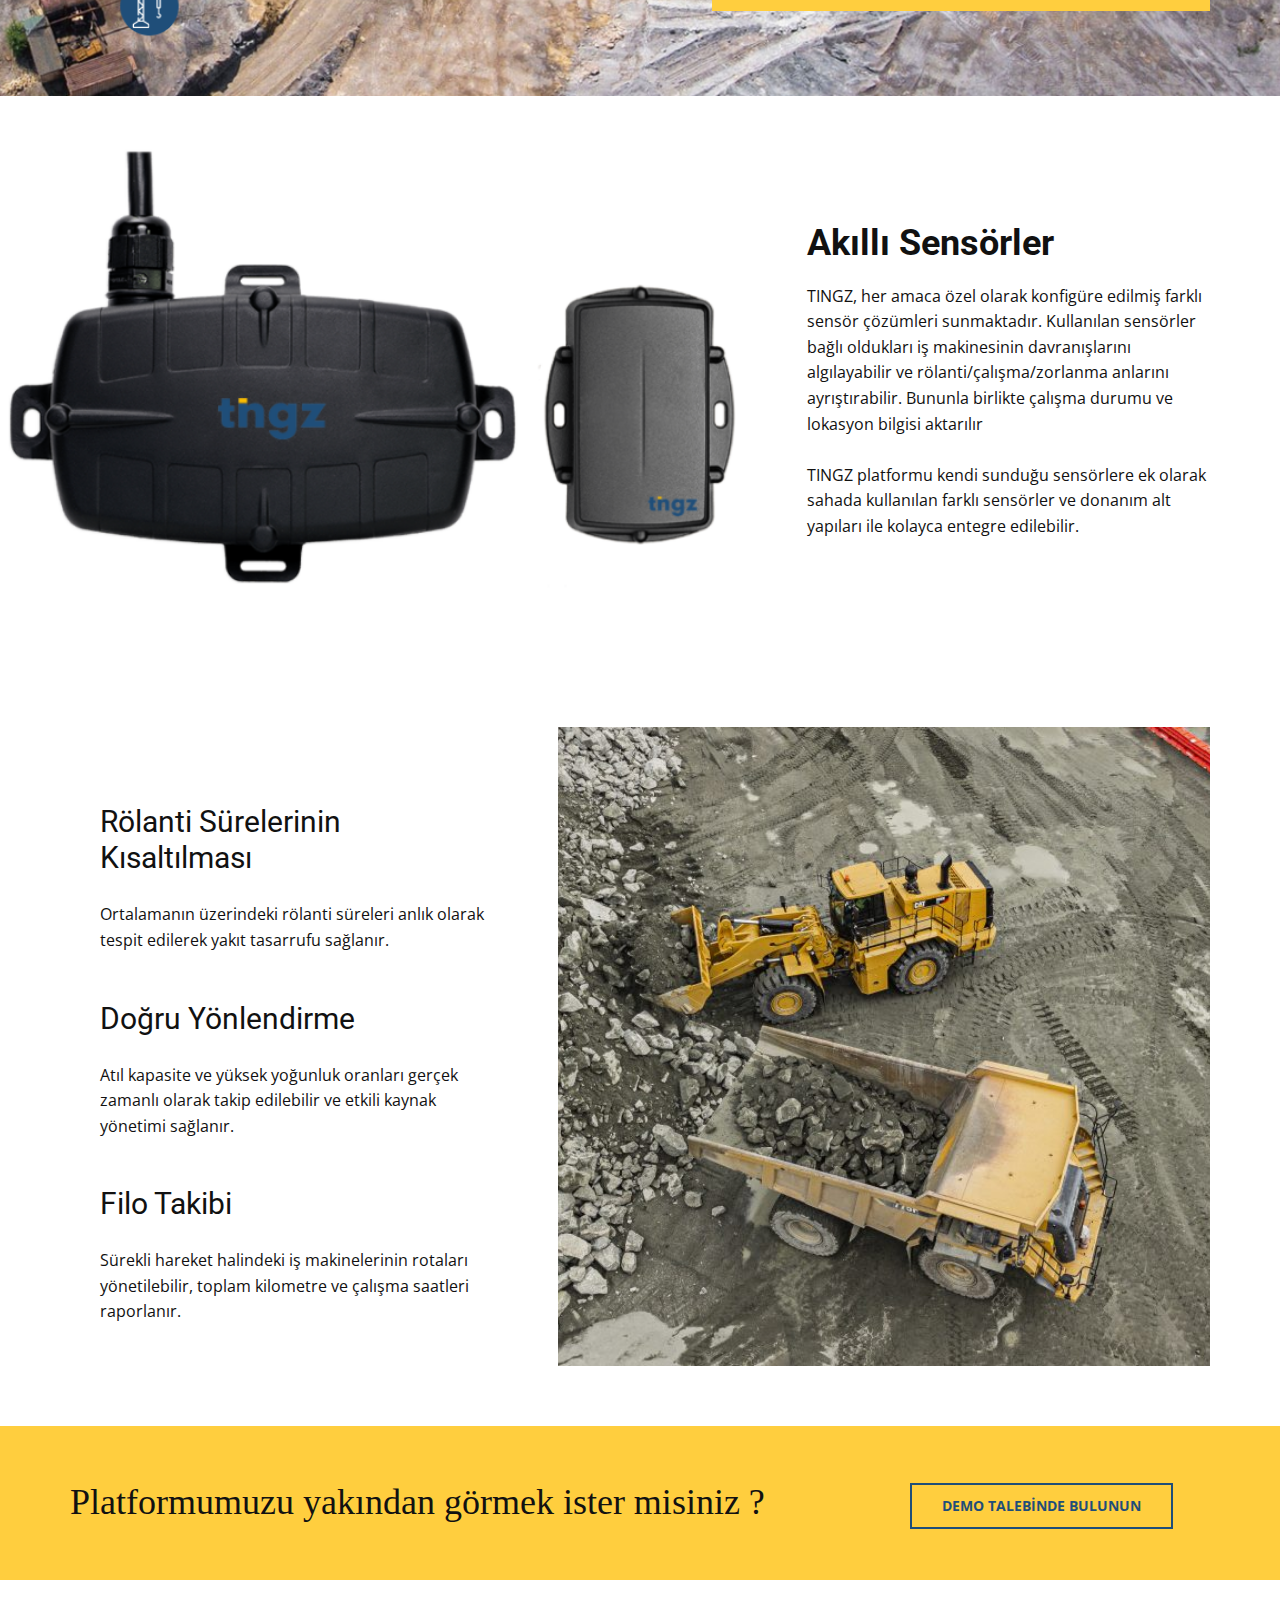
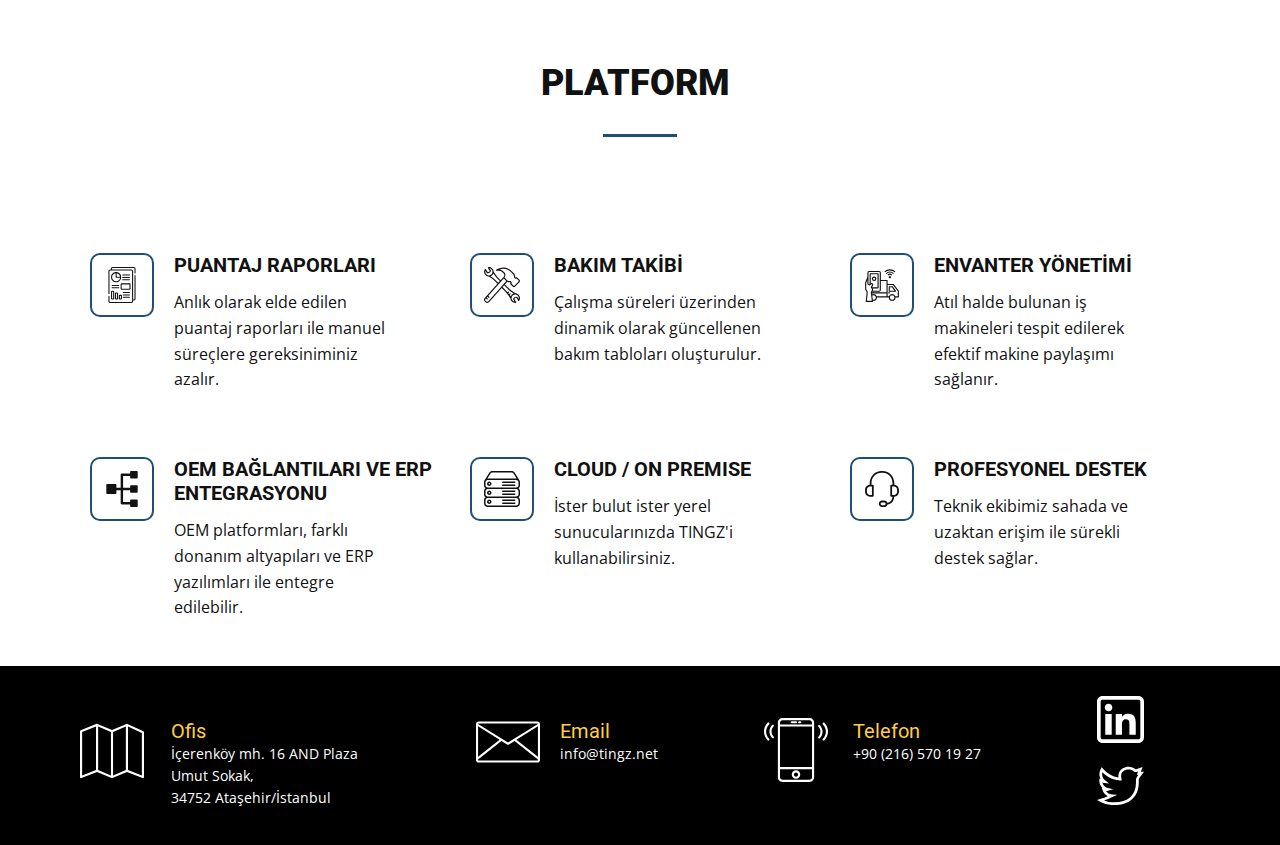
<file: tingz/cozumler.html>
<!DOCTYPE html>
<html style="font-size: 16px;">
  <head>
    <meta name="viewport" content="width=device-width, initial-scale=1.0">
    <meta charset="utf-8">
    <meta name="keywords" content="We are Builders, we will build your dream, ELVO CONSTRUCTION, OUR BEST SERVICES, RECENT PROJECTS, THE BEST WORLD TEAM, HOW IT’S WORKING, WHAT THEY SAY ABOUT US, LATEST NEWS, ELVO CONSTRUCTION">
    <meta name="description" content="TINGZ- Yenilikçi İş Makinesi Takip Platformu">
    <meta name="page_type" content="np-template-header-footer-from-plugin">
    <title>tingz.net - Çözümler</title>
    <link rel="stylesheet" href="nicepage.css" media="screen">
<link rel="stylesheet" href="cozumler.css" media="screen">
    <script class="u-script" type="text/javascript" src="jquery.js" defer=""></script>
    <script class="u-script" type="text/javascript" src="nicepage.js" defer=""></script>
    <meta name="generator" content="Nicepage 3.16.1, nicepage.com">
    <link rel="icon" href="images/favicon.png">
    <link id="u-theme-google-font" rel="stylesheet" href="https://fonts.googleapis.com/css?family=Roboto:100,100i,300,300i,400,400i,500,500i,700,700i,900,900i|Open+Sans:300,300i,400,400i,600,600i,700,700i,800,800i">
    <link id="u-page-google-font" rel="stylesheet" href="https://fonts.googleapis.com/css?family=Alatsi:400">
    
    
    <script type="application/ld+json">{
		"@context": "http://schema.org",
		"@type": "Organization",
		"name": "Ana Sayfa",
		"url": "index.html",
		"sameAs": []
}</script>
    <meta property="og:title" content="Çözümler">
    <meta property="og:type" content="website">
    <meta property="og:description" content="TINGZ- Yenilikçi İş Makinesi Takip Platformu">
    <meta name="theme-color" content="#834496">
    <link rel="canonical" href="index.html">
    <meta property="og:url" content="index.html">
  </head>
  <body class="u-backlink-hidden u-body"><header class="u-align-left u-clearfix u-header u-white u-header" id="sec-d37b"><div class="u-clearfix u-sheet u-sheet-1">
        <img class="u-image u-image-default u-image-1" src="images/LogoPNG-removebg-preview-CROP.png" alt="" data-image-width="437" data-image-height="172" data-href="index.html" data-page-id="44663731">
      </div></header>
    <section class="u-clearfix u-image u-section-1" id="sec-87ee">
      <div class="u-clearfix u-sheet u-sheet-1">
        <div class="u-align-left u-container-style u-group u-palette-4-base u-group-1">
          <div class="u-container-layout u-valign-bottom u-container-layout-1">
            <h1 class="u-custom-font u-text u-text-1">Dijital Şantiye</h1>
            <p class="u-large-text u-text u-text-variant u-text-2">Kolay yönetilebilen sensör ağı ve iş uygulamaları ile Tingz, sahadan elde ettiğiniz verileri tasarrufa dönüştürmenize yardımcı olur.</p>
          </div>
        </div>
      </div>
    </section>
    <section class="u-clearfix u-white u-section-2" id="sec-4b72">
      <div class="u-clearfix u-sheet u-valign-middle u-sheet-1">
        <div class="u-clearfix u-expanded-width u-layout-wrap u-layout-wrap-1">
          <div class="u-layout">
            <div class="u-layout-row">
              <div class="u-container-style u-layout-cell u-left-cell u-similar-fill u-size-30 u-layout-cell-1">
                <div class="u-container-layout u-container-layout-1">
                  <h2 class="u-heading-font u-text u-text-1">İş Makineleri ile haberleşme</h2>
                  <div class="u-border-3 u-border-custom-color-4 u-line u-line-horizontal u-line-1"></div>
                  <p class="u-text u-text-font u-text-grey u-text-2">Şantiye ortamında geliştirilmiş ve geçerliliği kanıtlanmış teknoloji.</p>
                </div>
              </div>
              <div class="u-container-style u-layout-cell u-right-cell u-similar-fill u-size-30 u-layout-cell-2">
                <div class="u-container-layout u-container-layout-2">
                  <p class="u-text u-text-font u-text-3">TINGZ, şantiyeler ve geniş alana yayılan endüstriyel çalışmalar için ekonomik ve pratik bir sensör ağı yaratarak iş makineleri ile haberleşmeyi mümkün kılar. Bu sayede ihtiyaca yönelik iş uygulamaları sunarak puantaj, bakım, iş güvenliği, araç ve personel takibi alanlarında müşterilerine hizmet vermektedir.<br>
                    <br>TINGZ'in sunduğu altyapı ve metodlar şantiye ortamında geliştirilmiş ve test edilmiştir. Türkiye'nin önde gelen firmaları tarafından tercih edilen Tingz teknolojisi şantiyelerde dijital dönüşüm için önemli fırsatlar sunmaktadır.<br>
                    <br>
                    <br>
                  </p>
                </div>
              </div>
            </div>
          </div>
        </div>
      </div>
    </section>
    <section class="u-align-left u-clearfix u-image u-section-3" id="sec-973a" data-image-width="1341" data-image-height="597">
      <div class="u-clearfix u-sheet u-valign-middle u-sheet-1">
        <img class="u-image u-image-default u-image-1" src="images/kapsamaalan.png" alt="" data-image-width="498" data-image-height="463">
      </div>
    </section>
    <section class="u-align-left u-clearfix u-white u-section-4" id="sec-83fb">
      <div class="u-clearfix u-expanded-width u-gutter-0 u-layout-wrap u-layout-wrap-1">
        <div class="u-layout" style="">
          <div class="u-layout-row" style="">
            <div class="u-align-left u-container-style u-image u-layout-cell u-left-cell u-size-35 u-size-xs-60 u-image-1" src="" data-image-width="651" data-image-height="402">
              <div class="u-container-layout u-valign-middle u-container-layout-1" src=""></div>
            </div>
            <div class="u-align-left u-container-style u-layout-cell u-right-cell u-size-25 u-size-xs-60 u-white u-layout-cell-2">
              <div class="u-container-layout u-valign-middle u-container-layout-2">
                <div class="u-container-style u-expanded-width u-group u-group-1">
                  <div class="u-container-layout">
                    <h2 class="u-text u-text-1">Akıllı Sensörler</h2>
                    <p class="u-text u-text-2">TINGZ, her amaca özel olarak konfigüre edilmiş farklı sensör çözümleri sunmaktadır. Kullanılan sensörler bağlı oldukları iş makinesinin davranışlarını algılayabilir ve rölanti/çalışma/zorlanma anlarını ayrıştırabilir. Bununla birlikte çalışma durumu ve lokasyon bilgisi aktarılır<br>
                      <br>TINGZ platformu kendi sunduğu sensörlere ek olarak sahada kullanılan farklı sensörler ve donanım alt yapıları ile kolayca entegre edilebilir.&nbsp;
                    </p>
                  </div>
                </div>
              </div>
            </div>
          </div>
        </div>
      </div>
    </section>
    <section class="u-align-left u-clearfix u-white u-section-5" id="sec-04b9">
      <div class="u-clearfix u-sheet u-valign-middle u-sheet-1">
        <div class="u-clearfix u-expanded-width u-gutter-30 u-layout-wrap u-layout-wrap-1">
          <div class="u-layout">
            <div class="u-layout-row">
              <div class="u-align-left u-container-style u-layout-cell u-right-cell u-size-25 u-layout-cell-1">
                <div class="u-container-layout u-container-layout-1">
                  <h3 class="u-text u-text-1">Rölanti Sürelerinin Kısaltılması</h3>
                  <p class="u-text u-text-2">Ortalamanın üzerindeki rölanti süreleri anlık olarak tespit edilerek yakıt tasarrufu sağlanır.</p>
                  <h3 class="u-text u-text-3">Doğru Yönlendirme</h3>
                  <p class="u-text u-text-4">Atıl kapasite ve yüksek yoğunluk oranları gerçek zamanlı olarak takip edilebilir ve etkili kaynak yönetimi sağlanır.</p>
                  <h3 class="u-text u-text-5">Filo Takibi</h3>
                  <p class="u-text u-text-6">Sürekli hareket halindeki iş makinelerinin rotaları yönetilebilir, toplam kilometre ve çalışma saatleri raporlanır.</p>
                </div>
              </div>
              <div class="u-container-style u-image u-layout-cell u-left-cell u-size-35 u-image-1" data-image-width="1024" data-image-height="575">
                <div class="u-container-layout"></div>
              </div>
            </div>
          </div>
        </div>
      </div>
    </section>
    <section class="u-clearfix u-palette-4-base u-section-6" id="sec-0e4a">
      <div class="u-clearfix u-sheet u-sheet-1">
        <div class="u-clearfix u-expanded-width u-gutter-0 u-layout-wrap u-layout-wrap-1">
          <div class="u-layout">
            <div class="u-layout-row">
              <div class="u-align-left u-container-style u-layout-cell u-left-cell u-similar-fill u-size-41 u-layout-cell-1">
                <div class="u-container-layout u-container-layout-1">
                  <h2 class="u-custom-font u-text u-text-1">Platformumuzu yakından görmek ister misiniz ?</h2>
                </div>
              </div>
              <div class="u-align-left u-container-style u-layout-cell u-right-cell u-similar-fill u-size-19 u-layout-cell-2">
                <div class="u-container-layout u-valign-middle u-container-layout-2">
                  <a href="Teklif-ve-Demo-Talebi.html" data-page-id="2202017163" class="u-align-center u-border-2 u-border-custom-color-3 u-btn u-button-style u-btn-1">Demo TalebİNDE BULUNUN</a>
                </div>
              </div>
            </div>
          </div>
        </div>
      </div>
    </section>
    <section class="u-clearfix u-white u-section-7" id="sec-e8bd">
      <div class="u-clearfix u-sheet u-sheet-1">
        <div class="u-align-center u-container-style u-group u-similar-fill u-group-1">
          <div class="u-container-layout u-valign-middle u-container-layout-1">
            <h2 class="u-heading-font u-text u-text-1">PLATFORM&nbsp;</h2>
            <div class="u-border-3 u-border-custom-color-3 u-line u-line-horizontal u-line-1"></div>
          </div>
        </div>
        <div class="u-clearfix u-expanded-width u-layout-wrap u-layout-wrap-1">
          <div class="u-layout">
            <div class="u-layout-col">
              <div class="u-size-30 u-size-60-md">
                <div class="u-layout-row">
                  <div class="u-container-style u-layout-cell u-left-cell u-similar-fill u-size-20 u-size-20-md u-layout-cell-1">
                    <div class="u-container-layout"><span class="u-border-2 u-border-custom-color-3 u-icon u-icon-rounded u-radius-10 u-spacing-12 u-icon-1"><svg class="u-svg-link" preserveAspectRatio="xMidYMin slice" viewBox="0 0 512 512" style=""><use xmlns:xlink="http://www.w3.org/1999/xlink" xlink:href="#svg-31c3"></use></svg><svg class="u-svg-content" viewBox="0 0 512 512" id="svg-31c3"><g><path d="m265.771 122.305h96.966c3.853 0 6.976-3.123 6.976-6.976s-3.123-6.976-6.976-6.976h-96.966c-3.853 0-6.976 3.123-6.976 6.976s3.124 6.976 6.976 6.976z"></path><path d="m258.795 147.964c0 3.853 3.123 6.976 6.976 6.976h96.966c3.853 0 6.976-3.123 6.976-6.976 0-3.853-3.123-6.976-6.976-6.976h-96.966c-3.852 0-6.976 3.123-6.976 6.976z"></path><path d="m265.771 187.575h96.966c3.853 0 6.976-3.123 6.976-6.976s-3.123-6.976-6.976-6.976h-96.966c-3.853 0-6.976 3.123-6.976 6.976 0 3.852 3.124 6.976 6.976 6.976z"></path><path d="m369.714 362.729c0-3.853-3.123-6.976-6.976-6.976h-90.141c-3.853 0-6.976 3.123-6.976 6.976 0 3.853 3.123 6.976 6.976 6.976h90.141c3.852 0 6.976-3.123 6.976-6.976z"></path><path d="m218.496 294.655c0-3.853-3.123-6.976-6.976-6.976h-96.966c-3.853 0-6.976 3.123-6.976 6.976s3.123 6.976 6.976 6.976h96.966c3.852.001 6.976-3.123 6.976-6.976z"></path><path d="m114.554 268.997h96.966c3.853 0 6.976-3.123 6.976-6.976s-3.123-6.976-6.976-6.976h-96.966c-3.853 0-6.976 3.123-6.976 6.976-.001 3.853 3.123 6.976 6.976 6.976z"></path><path d="m172.382 72.694c-39.867 0-72.301 32.434-72.301 72.301s32.434 72.301 72.301 72.301 72.301-32.434 72.301-72.301-32.433-72.301-72.301-72.301zm0 129.603c-31.596 0-57.301-25.705-57.301-57.301 0-29.054 21.736-53.127 49.801-56.813v56.813c0 4.142 3.358 7.5 7.5 7.5h56.813c-3.685 28.065-27.758 49.801-56.813 49.801zm7.5-64.801v-49.313c25.61 3.363 45.95 23.703 49.313 49.313z"></path><path d="m236.417 244.853v66.972c0 6.7 5.451 12.151 12.151 12.151h116.495c6.7 0 12.151-5.451 12.151-12.151v-66.972c0-6.7-5.451-12.151-12.151-12.151h-116.496c-6.7 0-12.15 5.45-12.15 12.151zm15 2.849h110.797v61.273h-110.797z"></path><path d="m100.078 449.967c0 6.7 5.451 12.151 12.15 12.151h20.379c6.7 0 12.151-5.451 12.151-12.151v-101.735c0-6.7-5.451-12.15-12.151-12.15h-20.379c-6.7 0-12.15 5.451-12.15 12.15zm15-98.885h14.68v96.036h-14.68z"></path><path d="m167.599 362.775c-6.7 0-12.151 5.451-12.151 12.15v75.042c0 6.7 5.451 12.151 12.151 12.151h20.378c6.7 0 12.151-5.451 12.151-12.151v-75.042c0-6.7-5.451-12.15-12.151-12.15zm17.529 84.343h-14.68v-69.343h14.68z"></path><path d="m222.969 462.118h20.379c6.7 0 12.151-5.451 12.151-12.151v-41.785c0-6.7-5.451-12.151-12.151-12.151h-20.379c-6.7 0-12.151 5.451-12.151 12.151v41.785c0 6.7 5.451 12.151 12.151 12.151zm2.849-51.087h14.681v36.086h-14.681z"></path><path d="m362.737 390.03h-90.141c-3.853 0-6.976 3.123-6.976 6.976s3.123 6.976 6.976 6.976h90.141c3.853 0 6.976-3.123 6.976-6.976.001-3.853-3.123-6.976-6.976-6.976z"></path><path d="m362.737 424.307h-90.141c-3.853 0-6.976 3.123-6.976 6.976s3.123 6.976 6.976 6.976h90.141c3.853 0 6.976-3.123 6.976-6.976s-3.123-6.976-6.976-6.976z"></path><path d="m441.285 92.989c4.142 0 7.5-3.358 7.5-7.5v-60.351c0-13.861-11.277-25.138-25.138-25.138h-300.585c-13.861 0-25.138 11.277-25.138 25.138v9.571h-9.571c-13.861 0-25.138 11.277-25.138 25.138v321.317c0 4.142 3.358 7.5 7.5 7.5s7.5-3.358 7.5-7.5v-321.317c0-5.59 4.548-10.138 10.138-10.138h300.585c5.59 0 10.138 4.548 10.138 10.138v427.015c0 5.59-4.548 10.138-10.138 10.138h-300.585c-5.59 0-10.138-4.548-10.138-10.138v-70.698c0-4.142-3.358-7.5-7.5-7.5s-7.5 3.358-7.5 7.5v70.698c0 13.861 11.277 25.138 25.138 25.138h300.585c13.861 0 25.138-11.277 25.138-25.138v-9.571h9.571c13.861 0 25.138-11.277 25.138-25.138v-331.664c0-4.142-3.358-7.5-7.5-7.5s-7.5 3.358-7.5 7.5v331.664c0 5.59-4.548 10.138-10.138 10.138h-9.571v-402.444c0-13.861-11.277-25.138-25.138-25.138-15.182 0-259.808 0-276.014 0v-9.571c0-5.59 4.548-10.138 10.138-10.138h300.585c5.59 0 10.138 4.548 10.138 10.138v60.351c0 4.142 3.358 7.5 7.5 7.5z"></path>
</g></svg></span>
                      <h3 class="u-heading-font u-text u-text-2">PUANTAJ RAPORLARI</h3>
                      <p class="u-text u-text-font u-text-3">Anlık olarak elde edilen puantaj raporları ile manuel süreçlere gereksiniminiz azalır.</p>
                    </div>
                  </div>
                  <div class="u-container-style u-layout-cell u-similar-fill u-size-20 u-size-20-md u-layout-cell-2">
                    <div class="u-container-layout"><span class="u-border-2 u-border-custom-color-3 u-icon u-icon-rounded u-radius-10 u-spacing-12 u-icon-2"><svg class="u-svg-link" preserveAspectRatio="xMidYMin slice" viewBox="0 0 512.257 512.257"><use xmlns:xlink="http://www.w3.org/1999/xlink" xlink:href="#svg-7ef1"></use></svg><svg xmlns="http://www.w3.org/2000/svg" xmlns:xlink="http://www.w3.org/1999/xlink" version="1.1" id="svg-7ef1" x="0px" y="0px" viewBox="0 0 512.257 512.257" style="enable-background:new 0 0 512.257 512.257;" xml:space="preserve" class="u-svg-content"><g transform="translate(1 1)"><g><path d="M482.059,385.817c-10.639-7.487-22.917-11.509-35.319-12.165c-46.744-30.61-77.364-53.585-95.241-71.462l-54.915-54.915    l33.324-37.302c6.316,3.565,13.099,5.914,19.884,6.883c5.12,0.853,8.533,0.853,11.947,0.853c6.827,0,8.533,0,15.36,5.973    c-3.413,2.56-5.12,6.827-5.12,11.093s1.707,9.387,5.12,12.8l29.867,29.867c4.267,5.12,11.093,7.68,17.92,7.68    s13.653-2.56,17.92-8.533l60.587-60.587c5.12-4.267,7.68-11.093,7.68-17.92s-2.56-12.8-7.68-17.92l-29.867-29.867    c-3.413-3.413-7.68-5.12-11.947-5.12s-8.533,2.56-11.947,5.12c-6.827-5.973-6.827-7.68-6.827-14.507c0-3.413,0-7.68-1.707-12.8    c-1.707-11.947-7.68-23.893-17.067-33.28l-30.72-30.72c-17.92-17.92-26.453-26.453-49.493-36.693    c-49.493-23.04-99.84-18.773-173.227,14.507c-4.267,1.707-5.973,5.12-5.12,9.387s4.267,6.827,8.533,6.827h11.093    c37.547,0,57.173,0,91.307,34.133c14.946,14.946,15.377,37.863,1.986,54.724c-1.805,0.272-3.179,1.082-4.546,2.449l-37.906,42.308    l-28.654-28.654c-31.494-31.494-53.646-61.291-70.695-94.47c-0.895-16.789-7.632-32.497-19.758-44.623    C102.325,4.377,81.845-2.45,61.365-0.743c-2.56,0.853-5.12,2.56-5.973,4.267c-1.707,2.56-1.707,5.973,0,8.533l23.893,42.667    c-5.12,11.093-17.067,17.92-29.013,17.067L25.525,30.83c-0.853-2.56-4.267-4.267-6.827-4.267c-2.56-0.853-5.12,0.853-6.827,3.413    c-20.48,30.72-12.8,71.68,17.92,93.013c10.584,7.56,22.508,11.764,34.584,12.626c0.135,0.057,0.262,0.127,0.402,0.174    c33.28,17.067,63.147,39.253,94.72,70.827l31.209,30.499L9.312,439.577c-6.827,6.827-10.24,16.213-10.24,25.6    c0,9.387,3.413,17.92,10.24,24.747l11.947,11.947c6.827,5.973,15.36,9.387,23.893,9.387s17.92-3.413,24.747-10.24l181.187-202.813    l52.626,52.626c17.903,17.903,40.917,49.435,71.594,95.444c1.1,16.423,7.821,31.757,19.713,43.649    c12.8,12.8,29.867,19.627,47.787,19.627c2.56,0,5.12,0,6.827,0c2.56,0,5.12-1.707,6.827-4.267s1.707-5.973,0-8.533l-24.747-41.813    c5.973-11.093,17.067-17.92,29.867-17.067l23.893,40.96c0.853,2.56,4.267,4.267,6.827,4.267c3.413-0.853,5.973-1.707,7.68-4.267    C520.459,448.11,511.925,407.15,482.059,385.817z M287.499,73.497c-27.307-26.453-47.787-34.987-70.827-37.547    c48.64-15.36,84.48-14.507,120.32,1.707c20.48,8.533,27.307,15.36,45.227,33.28l30.72,30.72    c6.827,6.827,11.093,15.36,11.947,23.893c0.853,4.267,0.853,7.68,0.853,10.24c0,9.387,0.853,16.213,11.093,26.453    c3.413,3.413,8.533,5.12,12.8,5.12c5.12,0,9.387-1.707,11.947-5.12l29.867,29.867c1.707,1.707,2.56,3.413,2.56,5.973    s-0.853,4.267-2.56,5.973l-60.587,60.587c-3.413,3.413-8.533,3.413-11.947,0l-29.867-29.867c3.413-2.56,5.12-6.827,4.267-11.947    c0-4.267-1.707-9.387-5.12-12.8c-10.24-10.24-17.067-11.093-26.453-11.093c-2.56,0-5.973,0-10.24-0.853    c-9.387-0.853-17.067-5.12-23.893-11.947l-36.693-36.693C309.685,126.404,307.979,93.977,287.499,73.497z M19.552,53.017    l17.92,30.72c1.707,2.56,4.267,4.267,6.827,4.267h4.267c19.627,0.853,37.547-9.387,46.08-26.453l1.707-4.267    c1.707-2.56,1.707-5.12,0-7.68L77.579,17.177c10.24,1.707,19.627,6.827,27.307,14.507c8.798,9.531,14.431,21.585,14.764,34.533    c-0.165,0.657-0.258,1.364-0.258,2.161c0,3.952-0.477,7.807-1.36,11.523c-3.219,12.356-10.938,23.129-21.68,30.291    c-17.067,11.093-40.107,11.093-57.173-0.853C21.259,96.537,13.579,73.497,19.552,53.017z M171.445,194.67    c-25.6-26.453-51.2-46.933-78.507-63.147c4.267-1.707,9.387-4.267,13.653-6.827c12.8-8.533,21.333-19.627,26.453-33.28    c16.213,27.307,36.693,52.907,62.293,78.507l29.31,29.31l-22.985,25.655L171.445,194.67z M57.952,488.217    c-6.827,6.827-17.92,7.68-24.747,0.853l-11.947-11.093c-3.413-3.413-5.12-7.68-5.12-11.947c0-5.12,1.707-9.387,5.973-13.653    l4.833-5.407l12.234,12.234c1.707,1.707,3.413,2.56,5.973,2.56s4.267-0.853,5.973-2.56c3.413-3.413,3.413-8.533,0-11.947    l-12.904-12.904l11.277-12.617l13.574,13.574c1.707,1.707,3.413,2.56,5.973,2.56s4.267-0.853,5.973-2.56    c3.413-3.413,3.413-8.533,0-11.947L60.775,409.12l219.494-245.573l35.84,35.84l-35.215,39.399    c-1.006,0.426-1.896,1.077-2.782,1.964l-34.133,38.4c-0.975,0.975-1.661,2.091-2.079,3.264L57.952,488.217z M262.762,285.134    l23.353-26.14l55.143,55.143c15.36,16.213,41.813,36.693,80.213,62.293c-5.12,1.707-10.24,4.267-15.36,7.68    c-10.587,6.617-18.085,15.804-23.31,25.96c-0.077,0.145-0.148,0.293-0.224,0.439c-0.31,0.611-0.612,1.225-0.906,1.843    c-0.421,0.875-0.821,1.76-1.204,2.654c-0.262,0.605-0.523,1.21-0.77,1.819c-0.035,0.088-0.069,0.176-0.104,0.264    c-0.269,0.668-0.536,1.336-0.788,2.008c-4.847-7.109-9.51-13.818-13.995-20.138l11.435-11.435c3.413-3.413,3.413-8.533,0-11.947    c-3.413-3.413-8.533-3.413-11.947,0l-9.513,9.513c-3.546-4.812-6.971-9.351-10.275-13.618l7.842-7.842    c3.413-3.413,3.413-8.533,0-11.947c-3.413-3.413-8.533-3.413-11.947,0l-6.514,6.514c-6.272-7.559-12.057-13.992-17.379-19.314    L262.762,285.134z M491.445,455.79l-17.92-30.72c-1.707-2.56-4.267-4.267-6.827-4.267h-4.267    c-19.627-1.707-37.547,9.387-46.08,26.453l-1.707,4.267c-1.707,2.56-1.707,5.12,0,7.68l18.773,32.427    c-10.24-1.707-19.627-6.827-27.307-14.507c-8.631-9.351-14.21-21.13-14.735-33.797c0.146-0.624,0.228-1.294,0.228-2.043    c0-10.81,3.432-20.931,9.413-29.504c3.675-5.114,8.271-9.591,13.627-13.162c8.533-5.973,17.92-8.533,28.16-8.533    c10.24,0,20.48,3.413,29.013,9.387C489.739,412.27,497.419,435.31,491.445,455.79z"></path>
</g>
</g><g></g><g></g><g></g><g></g><g></g><g></g><g></g><g></g><g></g><g></g><g></g><g></g><g></g><g></g><g></g></svg></span>
                      <h3 class="u-heading-font u-text u-text-4">BAKIM TAKİBİ</h3>
                      <p class="u-text u-text-font u-text-5">Çalışma süreleri üzerinden dinamik olarak güncellenen bakım tabloları oluşturulur.</p>
                    </div>
                  </div>
                  <div class="u-container-style u-layout-cell u-right-cell u-similar-fill u-size-20 u-size-20-md u-layout-cell-3">
                    <div class="u-container-layout"><span class="u-border-2 u-border-custom-color-3 u-icon u-icon-rounded u-radius-10 u-spacing-12 u-icon-3"><svg class="u-svg-link" preserveAspectRatio="xMidYMin slice" viewBox="0 0 64 64" style=""><use xmlns:xlink="http://www.w3.org/1999/xlink" xlink:href="#svg-6472"></use></svg><svg class="u-svg-content" viewBox="0 0 64 64" id="svg-6472"><path d="M61.8,42.4l-9-12A1.014,1.014,0,0,0,52,30H42V24a1,1,0,0,0-1-1H30V10a3.009,3.009,0,0,0-3-3H9a3.009,3.009,0,0,0-3,3v7.81L2.2,27.29a3.237,3.237,0,0,0-.2,1.1V38.67a4.964,4.964,0,0,0,1,3l.66.88a5.044,5.044,0,0,1,.93,3.87L3.01,60.89a1.012,1.012,0,0,0,.25.78A1,1,0,0,0,4,62H15a.981.981,0,0,0,.75-.34.968.968,0,0,0,.24-.78l-.12-1A6.1,6.1,0,0,0,17,60a6,6,0,0,0,6-6H44a6,6,0,0,0,12,0h5a1,1,0,0,0,1-1V43A.984.984,0,0,0,61.8,42.4ZM8,10A1,1,0,0,1,9,9H27a1,1,0,0,1,1,1V41a1,1,0,0,1-1,1H15.81A6.374,6.374,0,0,0,16,40.49v-.42A6.07,6.07,0,0,0,15.62,38H25a1,1,0,0,0,1-1V12a1,1,0,0,0-1-1H11a1,1,0,0,0-1,1V30.24l-.84.5L8,29.59Zm7.71,19.29a2.883,2.883,0,0,0-3.43-.42l-.28.17V13H24V36H14.4c-.05-.05-.09-.11-.14-.16l1.87-3.11A2.814,2.814,0,0,0,15.71,29.29ZM14,40.49a3.971,3.971,0,0,1-.54,2,.037.037,0,0,0-.01.03c-.04.06-.08.12-.12.19l-.71,1.06a2.962,2.962,0,0,0-.47,2.14L13.87,60H5.12L6.57,46.7a7.07,7.07,0,0,0-1.31-5.35l-.66-.88a3.018,3.018,0,0,1-.6-1.8V28.39a.986.986,0,0,1,.07-.38L6,23.19v6.4A2.016,2.016,0,0,0,6.58,31l1.16,1.16a2.01,2.01,0,0,0,2.44.3l3.14-1.88a.809.809,0,0,1,.97.13.788.788,0,0,1,.12.99l-2.27,3.79a1.014,1.014,0,0,0,.15,1.22l.54.54A4.023,4.023,0,0,1,14,40.07ZM17,58a4.071,4.071,0,0,1-1.39-.25l-.86-7.04A3.9,3.9,0,0,1,17,50a4,4,0,0,1,3.92,3.21A3.84,3.84,0,0,1,21,54,4,4,0,0,1,17,58Zm23-6H22.64A6,6,0,0,0,17,48a5.847,5.847,0,0,0-2.51.58L14.29,47H40Zm0-7H14.23c.02-.04.03-.08.05-.12l.59-.88H27a3.009,3.009,0,0,0,3-3V25H40ZM50,58a4,4,0,1,1,4-4A4,4,0,0,1,50,58Zm10-6H55.65a5.99,5.99,0,0,0-11.3,0H42V32h9.5L60,43.33Z"></path><path d="M18,17a4,4,0,1,0,4,4A4,4,0,0,0,18,17Zm0,6a2,2,0,1,1,2-2A2,2,0,0,1,18,23Z"></path><path d="M44.586,16.586a2,2,0,1,0,2.828,0A2,2,0,0,0,44.586,16.586Z"></path><path d="M50.242,13.757a6,6,0,0,0-8.484,0l1.414,1.414a4.1,4.1,0,0,1,5.656,0Z"></path><path d="M53.071,10.929a10,10,0,0,0-14.142,0l1.414,1.414a8,8,0,0,1,11.314,0Z"></path><path d="M54.485,9.515,55.9,8.1a14.016,14.016,0,0,0-19.8,0l1.414,1.414A12.014,12.014,0,0,1,54.485,9.515Z"></path><path d="M50,34H45a1,1,0,0,0-1,1v8a1,1,0,0,0,1,1H56a1,1,0,0,0,.8-1.6l-6-8A1,1,0,0,0,50,34Zm-4,8V36h3.5L54,42Z"></path><rect x="43" y="45" width="3" height="2"></rect></svg></span>
                      <h3 class="u-heading-font u-text u-text-6">ENVANTER YÖNETİMİ</h3>
                      <p class="u-text u-text-font u-text-7">Atıl halde bulunan iş makineleri tespit edilerek efektif makine paylaşımı sağlanır.</p>
                    </div>
                  </div>
                </div>
              </div>
              <div class="u-size-30 u-size-60-md">
                <div class="u-layout-row">
                  <div class="u-container-style u-layout-cell u-left-cell u-similar-fill u-size-20 u-size-20-md u-layout-cell-4">
                    <div class="u-container-layout"><span class="u-border-2 u-border-custom-color-3 u-icon u-icon-rounded u-radius-10 u-spacing-12 u-icon-4"><svg class="u-svg-link" preserveAspectRatio="xMidYMin slice" viewBox="0 0 492.366 492.366" style=""><use xmlns:xlink="http://www.w3.org/1999/xlink" xlink:href="#svg-157f"></use></svg><svg class="u-svg-content" viewBox="0 0 492.366 492.366" x="0px" y="0px" id="svg-157f" style="enable-background:new 0 0 492.366 492.366;"><path d="M367.812,103.005h83.016c5.517,0,9.992-4.475,9.992-9.987V9.986c0-5.513-4.475-9.986-9.992-9.986h-83.016  c-5.523,0-9.994,4.474-9.994,9.986v25.035H244.512c-9.109,0-16.482,7.379-16.482,16.48v178.2h-58.39v-39.174  c0-7.395-5.988-13.39-13.391-13.39H44.939c-7.406,0-13.394,5.995-13.394,13.39v111.319c0,7.395,5.987,13.39,13.394,13.39H156.25  c7.402,0,13.391-5.995,13.391-13.39v-39.183h58.39v178.2c0,9.1,7.372,16.48,16.482,16.48h113.307v25.035  c0,5.512,4.471,9.987,9.994,9.987h83.016c5.517,0,9.992-4.476,9.992-9.987v-83.032c0-5.512-4.475-9.987-9.992-9.987h-83.016  c-5.523,0-9.994,4.476-9.994,9.987v25.036h-96.826V262.664h96.826v25.036c0,5.512,4.471,9.985,9.994,9.985h83.016  c5.517,0,9.992-4.473,9.992-9.985v-83.032c0-5.512-4.475-9.987-9.992-9.987h-83.016c-5.523,0-9.994,4.475-9.994,9.987v25.035  h-96.826V67.984h96.826v25.034C357.818,98.53,362.289,103.005,367.812,103.005z"></path></svg></span>
                      <h3 class="u-heading-font u-text u-text-8">OEM BAĞLANTILARI VE ERP ENTEGRASYONU</h3>
                      <p class="u-text u-text-font u-text-9">OEM platformları, farklı donanım altyapıları ve ERP yazılımları ile entegre edilebilir.</p>
                    </div>
                  </div>
                  <div class="u-container-style u-layout-cell u-similar-fill u-size-20 u-size-20-md u-layout-cell-5">
                    <div class="u-container-layout"><span class="u-border-2 u-border-custom-color-3 u-icon u-icon-rounded u-radius-10 u-spacing-12 u-icon-5"><svg class="u-svg-link" preserveAspectRatio="xMidYMin slice" viewBox="0 0 512 512" style=""><use xmlns:xlink="http://www.w3.org/1999/xlink" xlink:href="#svg-da35"></use></svg><svg class="u-svg-content" viewBox="0 0 512 512" x="0px" y="0px" id="svg-da35" style="enable-background:new 0 0 512 512;"><g><g><g><path d="M437.333,405.323H266.667c-5.888,0-10.667,4.779-10.667,10.667s4.779,10.667,10.667,10.667h170.667     c5.888,0,10.667-4.779,10.667-10.667S443.221,405.323,437.333,405.323z"></path><path d="M437.333,447.989H266.667c-5.888,0-10.667,4.779-10.667,10.667c0,5.888,4.779,10.667,10.667,10.667h170.667     c5.888,0,10.667-4.779,10.667-10.667C448,452.768,443.221,447.989,437.333,447.989z"></path><path d="M74.667,405.323c-17.643,0-32,14.357-32,32c0,17.643,14.357,32,32,32c17.643,0,32-14.357,32-32     C106.667,419.68,92.309,405.323,74.667,405.323z M74.667,447.989c-5.888,0-10.667-4.779-10.667-10.667     c0-5.888,4.779-10.667,10.667-10.667s10.667,4.779,10.667,10.667C85.333,443.211,80.555,447.989,74.667,447.989z"></path><path d="M74.667,277.323c-17.643,0-32,14.357-32,32c0,17.643,14.357,32,32,32c17.643,0,32-14.357,32-32     C106.667,291.68,92.309,277.323,74.667,277.323z M74.667,319.989c-5.888,0-10.667-4.779-10.667-10.667     s4.779-10.667,10.667-10.667s10.667,4.779,10.667,10.667S80.555,319.989,74.667,319.989z"></path><path d="M437.333,191.989H266.667c-5.888,0-10.667,4.779-10.667,10.667s4.779,10.667,10.667,10.667h170.667     c5.888,0,10.667-4.779,10.667-10.667S443.221,191.989,437.333,191.989z"></path><path d="M512,202.656v-42.667c0-10.24-3.051-19.733-8.085-27.883c-0.149-0.299-0.171-0.64-0.341-0.917L437.611,25.163     C427.819,9.419,410.88,0.011,392.32,0.011H119.744c-18.581,0-35.499,9.408-45.291,25.152L8.491,131.189     c-0.107,0.171-0.107,0.363-0.213,0.555C3.115,139.957,0,149.6,0,159.989v42.667c0,17.493,8.597,32.939,21.675,42.667     C8.597,255.072,0,270.496,0,287.989v42.667c0,17.493,8.597,32.939,21.675,42.667C8.597,383.072,0,398.496,0,415.989v42.667     c0,29.397,23.936,53.333,53.333,53.333h405.333c29.397,0,53.333-23.936,53.333-53.333v-42.667     c0-17.493-8.597-32.939-21.675-42.667C503.403,363.595,512,348.149,512,330.656v-42.667c0-17.493-8.597-32.939-21.675-42.667     C503.403,235.595,512,220.171,512,202.656z M92.565,36.427c5.867-9.451,16.021-15.104,27.157-15.104h272.576     c11.136,0,21.291,5.653,27.157,15.104l44.011,70.72c-1.6-0.149-3.157-0.491-4.8-0.491H53.333c-1.643,0-3.179,0.341-4.779,0.491     L92.565,36.427z M490.667,415.989v42.667c0,17.643-14.357,32-32,32H53.333c-17.643,0-32-14.357-32-32v-42.667     c0-17.643,14.357-32,32-32h405.333C476.309,383.989,490.667,398.347,490.667,415.989z M490.667,287.989v42.667     c0,17.643-14.357,32-32,32H53.333c-17.643,0-32-14.357-32-32v-42.667c0-17.643,14.357-32,32-32h405.333     C476.309,255.989,490.667,270.347,490.667,287.989z M490.667,202.656c0,17.643-14.357,32-32,32H53.333c-17.643,0-32-14.357-32-32     v-42.667c0-17.643,14.357-32,32-32h405.333c17.643,0,32,14.357,32,32V202.656z"></path><path d="M437.333,149.323H266.667c-5.888,0-10.667,4.779-10.667,10.667s4.779,10.667,10.667,10.667h170.667     c5.888,0,10.667-4.779,10.667-10.667S443.221,149.323,437.333,149.323z"></path><path d="M437.333,319.989H266.667c-5.888,0-10.667,4.779-10.667,10.667s4.779,10.667,10.667,10.667h170.667     c5.888,0,10.667-4.779,10.667-10.667S443.221,319.989,437.333,319.989z"></path><path d="M437.333,277.323H266.667c-5.888,0-10.667,4.779-10.667,10.667s4.779,10.667,10.667,10.667h170.667     c5.888,0,10.667-4.779,10.667-10.667S443.221,277.323,437.333,277.323z"></path><path d="M74.667,149.323c-17.643,0-32,14.357-32,32c0,17.643,14.357,32,32,32c17.643,0,32-14.357,32-32     C106.667,163.68,92.309,149.323,74.667,149.323z M74.667,191.989c-5.888,0-10.667-4.779-10.667-10.667     s4.779-10.667,10.667-10.667s10.667,4.779,10.667,10.667S80.555,191.989,74.667,191.989z"></path>
</g>
</g>
</g></svg></span>
                      <h3 class="u-heading-font u-text u-text-10">CLOUD / ON PREMISE</h3>
                      <p class="u-text u-text-font u-text-11">İster bulut ister yerel sunucularınızda TINGZ'i kullanabilirsiniz.</p>
                    </div>
                  </div>
                  <div class="u-container-style u-layout-cell u-right-cell u-similar-fill u-size-20 u-size-20-md u-layout-cell-6">
                    <div class="u-container-layout"><span class="u-border-2 u-border-custom-color-3 u-icon u-icon-rounded u-radius-10 u-spacing-12 u-icon-6"><svg class="u-svg-link" preserveAspectRatio="xMidYMin slice" viewBox="0 0 476 476"><use xmlns:xlink="http://www.w3.org/1999/xlink" xlink:href="#svg-b191"></use></svg><svg xmlns="http://www.w3.org/2000/svg" xmlns:xlink="http://www.w3.org/1999/xlink" version="1.1" id="svg-b191" x="0px" y="0px" viewBox="0 0 476 476" style="enable-background:new 0 0 476 476;" xml:space="preserve" class="u-svg-content"><g><path d="M400.85,181v-18.3c0-43.8-15.5-84.5-43.6-114.7c-28.8-31-68.4-48-111.6-48h-15.1c-43.2,0-82.8,17-111.6,48   c-28.1,30.2-43.6,70.9-43.6,114.7V181c-34.1,2.3-61.2,30.7-61.2,65.4V275c0,36.1,29.4,65.5,65.5,65.5h36.9c6.6,0,12-5.4,12-12   V192.8c0-6.6-5.4-12-12-12h-17.2v-18.1c0-79.1,56.4-138.7,131.1-138.7h15.1c74.8,0,131.1,59.6,131.1,138.7v18.1h-17.2   c-6.6,0-12,5.4-12,12v135.6c0,6.6,5.4,12,12,12h16.8c-4.9,62.6-48,77.1-68,80.4c-5.5-16.9-21.4-29.1-40.1-29.1h-30   c-23.2,0-42.1,18.9-42.1,42.1s18.9,42.2,42.1,42.2h30.1c19.4,0,35.7-13.2,40.6-31c9.8-1.4,25.3-4.9,40.7-13.9   c21.7-12.7,47.4-38.6,50.8-90.8c34.3-2.1,61.5-30.6,61.5-65.4v-28.6C461.95,211.7,434.95,183.2,400.85,181z M104.75,316.4h-24.9   c-22.9,0-41.5-18.6-41.5-41.5v-28.6c0-22.9,18.6-41.5,41.5-41.5h24.9V316.4z M268.25,452h-30.1c-10,0-18.1-8.1-18.1-18.1   s8.1-18.1,18.1-18.1h30.1c10,0,18.1,8.1,18.1,18.1S278.25,452,268.25,452z M437.95,274.9c0,22.9-18.6,41.5-41.5,41.5h-24.9V204.8   h24.9c22.9,0,41.5,18.6,41.5,41.5V274.9z"></path>
</g><g></g><g></g><g></g><g></g><g></g><g></g><g></g><g></g><g></g><g></g><g></g><g></g><g></g><g></g><g></g></svg></span>
                      <h3 class="u-heading-font u-text u-text-12">PROFESYONEL DESTEK</h3>
                      <p class="u-text u-text-font u-text-13">Teknik ekibimiz sahada ve uzaktan erişim ile sürekli destek sağlar.</p>
                    </div>
                  </div>
                </div>
              </div>
            </div>
          </div>
        </div>
      </div>
    </section>
    <section class="u-black u-clearfix u-section-8" id="sec-312b">
      <div class="u-clearfix u-sheet u-sheet-1">
        <div class="u-clearfix u-gutter-8 u-layout-wrap u-layout-wrap-1">
          <div class="u-layout">
            <div class="u-layout-row">
              <div class="u-container-style u-layout-cell u-left-cell u-size-16 u-size-20-md u-layout-cell-1">
                <div class="u-container-layout"><span class="u-icon u-icon-circle u-icon-1"><svg class="u-svg-link" preserveAspectRatio="xMidYMin slice" viewBox="0 0 60 60" style="undefined"><use xmlns:xlink="http://www.w3.org/1999/xlink" xlink:href="#svg-a70d"></use></svg><svg xmlns="http://www.w3.org/2000/svg" xmlns:xlink="http://www.w3.org/1999/xlink" version="1.1" id="svg-a70d" x="0px" y="0px" viewBox="0 0 60 60" style="enable-background:new 0 0 60 60;" xml:space="preserve" class="u-svg-content"><path d="M59.423,11.591l-15-7c-0.015-0.007-0.032-0.009-0.047-0.015c-0.042-0.017-0.085-0.03-0.128-0.041  c-0.036-0.009-0.071-0.018-0.107-0.023c-0.045-0.007-0.09-0.008-0.136-0.008c-0.037,0-0.074,0-0.111,0.004  c-0.043,0.004-0.084,0.014-0.126,0.024c-0.04,0.01-0.08,0.02-0.119,0.034c-0.014,0.005-0.029,0.006-0.043,0.012L30,10.409  L16.394,4.578c-0.009-0.004-0.018-0.004-0.027-0.008c-0.04-0.016-0.081-0.025-0.122-0.035c-0.038-0.01-0.076-0.021-0.115-0.027  c-0.042-0.005-0.083-0.004-0.125-0.004c-0.039,0-0.077-0.003-0.115,0.002c-0.043,0.005-0.085,0.017-0.127,0.027  c-0.037,0.009-0.074,0.016-0.11,0.029c-0.008,0.003-0.017,0.003-0.025,0.007l-15,6C0.249,10.721,0,11.088,0,11.497v43  c0,0.332,0.165,0.642,0.439,0.828C0.607,55.438,0.803,55.497,1,55.497c0.125,0,0.251-0.023,0.372-0.071l14.616-5.846l13.619,5.836  c0.014,0.006,0.029,0.003,0.043,0.009c0.114,0.043,0.231,0.072,0.351,0.072s0.238-0.029,0.351-0.072  c0.014-0.005,0.029-0.003,0.043-0.009l13.619-5.836l14.616,5.846c0.12,0.048,0.246,0.071,0.372,0.071  c0.197,0,0.393-0.059,0.561-0.172C59.835,55.139,60,54.829,60,54.497v-42C60,12.108,59.775,11.755,59.423,11.591z M2,12.174l13-5.2  V47.82l-13,5.2V12.174z M17,7.014l12,5.143V52.98l-12-5.143V7.014z M31,12.156l12-5.143v40.824L31,52.98V12.156z M58,53.02l-13-5.2  V7.067l13,6.066V53.02z"></path><g></g><g></g><g></g><g></g><g></g><g></g><g></g><g></g><g></g><g></g><g></g><g></g><g></g><g></g><g></g></svg></span>
                  <h3 class="u-text u-text-palette-4-base u-text-1">Ofis</h3>
                  <p class="u-text u-text-2">İçerenköy mh. 16 AND Plaza&nbsp;<br>Umut Sokak,&nbsp;<br>34752 Ataşehir/İstanbul
                  </p>
                </div>
              </div>
              <div class="u-container-style u-layout-cell u-size-18 u-size-20-md u-layout-cell-2">
                <div class="u-container-layout"><span class="u-icon u-icon-circle u-icon-2"><svg class="u-svg-link" preserveAspectRatio="xMidYMin slice" viewBox="0 0 370.88 370.88" style="undefined"><use xmlns:xlink="http://www.w3.org/1999/xlink" xlink:href="#svg-0de6"></use></svg><svg xmlns="http://www.w3.org/2000/svg" xmlns:xlink="http://www.w3.org/1999/xlink" version="1.1" id="svg-0de6" x="0px" y="0px" viewBox="0 0 370.88 370.88" style="enable-background:new 0 0 370.88 370.88;" xml:space="preserve" class="u-svg-content"><g><g><path d="M355.6,66.16H15.28C6.841,66.16,0,73.001,0,81.44v208c0,8.439,6.841,15.28,15.28,15.28H355.6    c8.439,0,15.28-6.841,15.28-15.28v-208C370.88,73.001,364.039,66.16,355.6,66.16z M15.28,78.16H355.6    c1.436,0.007,2.7,0.947,3.12,2.32L185.44,188.72L12.16,80.48C12.58,79.107,13.844,78.167,15.28,78.16z M12,94.16L136.64,172    L12,270.88V94.16z M358.88,289.36c0,1.812-1.469,3.28-3.28,3.28H15.28c-1.811,0-3.28-1.469-3.28-3.28v-3.2l135.44-107.04    l34.8,21.76c1.955,1.233,4.445,1.233,6.4,0l34.8-21.76l135.44,107.04V289.36z M358.88,270.88l-124.96-98.56l124.96-77.44V270.88z"></path>
</g>
</g><g></g><g></g><g></g><g></g><g></g><g></g><g></g><g></g><g></g><g></g><g></g><g></g><g></g><g></g><g></g></svg></span>
                  <h3 class="u-text u-text-palette-4-base u-text-3">Email&nbsp;</h3>
                  <p class="u-text u-text-4">info@tingz.net</p>
                </div>
              </div>
              <div class="u-container-style u-layout-cell u-right-cell u-size-17 u-size-20-md u-layout-cell-3">
                <div class="u-container-layout"><span class="u-icon u-icon-circle u-icon-3"><svg class="u-svg-link" preserveAspectRatio="xMidYMin slice" viewBox="0 0 60 60" style="undefined"><use xmlns:xlink="http://www.w3.org/1999/xlink" xlink:href="#svg-fce7"></use></svg><svg xmlns="http://www.w3.org/2000/svg" xmlns:xlink="http://www.w3.org/1999/xlink" version="1.1" id="svg-fce7" x="0px" y="0px" viewBox="0 0 60 60" style="enable-background:new 0 0 60 60;" xml:space="preserve" class="u-svg-content"><g><path d="M42.595,0H17.405C14.977,0,13,1.977,13,4.405v51.189C13,58.023,14.977,60,17.405,60h25.189C45.023,60,47,58.023,47,55.595   V4.405C47,1.977,45.023,0,42.595,0z M15,8h30v38H15V8z M17.405,2h25.189C43.921,2,45,3.079,45,4.405V6H15V4.405   C15,3.079,16.079,2,17.405,2z M42.595,58H17.405C16.079,58,15,56.921,15,55.595V48h30v7.595C45,56.921,43.921,58,42.595,58z"></path><path d="M30,49c-2.206,0-4,1.794-4,4s1.794,4,4,4s4-1.794,4-4S32.206,49,30,49z M30,55c-1.103,0-2-0.897-2-2s0.897-2,2-2   s2,0.897,2,2S31.103,55,30,55z"></path><path d="M26,5h4c0.553,0,1-0.447,1-1s-0.447-1-1-1h-4c-0.553,0-1,0.447-1,1S25.447,5,26,5z"></path><path d="M33,5h1c0.553,0,1-0.447,1-1s-0.447-1-1-1h-1c-0.553,0-1,0.447-1,1S32.447,5,33,5z"></path><path d="M56.612,4.569c-0.391-0.391-1.023-0.391-1.414,0s-0.391,1.023,0,1.414c3.736,3.736,3.736,9.815,0,13.552   c-0.391,0.391-0.391,1.023,0,1.414c0.195,0.195,0.451,0.293,0.707,0.293s0.512-0.098,0.707-0.293   C61.128,16.434,61.128,9.085,56.612,4.569z"></path><path d="M52.401,6.845c-0.391-0.391-1.023-0.391-1.414,0s-0.391,1.023,0,1.414c1.237,1.237,1.918,2.885,1.918,4.639   s-0.681,3.401-1.918,4.638c-0.391,0.391-0.391,1.023,0,1.414c0.195,0.195,0.451,0.293,0.707,0.293s0.512-0.098,0.707-0.293   c1.615-1.614,2.504-3.764,2.504-6.052S54.017,8.459,52.401,6.845z"></path><path d="M4.802,5.983c0.391-0.391,0.391-1.023,0-1.414s-1.023-0.391-1.414,0c-4.516,4.516-4.516,11.864,0,16.38   c0.195,0.195,0.451,0.293,0.707,0.293s0.512-0.098,0.707-0.293c0.391-0.391,0.391-1.023,0-1.414   C1.065,15.799,1.065,9.72,4.802,5.983z"></path><path d="M9.013,6.569c-0.391-0.391-1.023-0.391-1.414,0c-1.615,1.614-2.504,3.764-2.504,6.052s0.889,4.438,2.504,6.053   c0.195,0.195,0.451,0.293,0.707,0.293s0.512-0.098,0.707-0.293c0.391-0.391,0.391-1.023,0-1.414   c-1.237-1.237-1.918-2.885-1.918-4.639S7.775,9.22,9.013,7.983C9.403,7.593,9.403,6.96,9.013,6.569z"></path>
</g><g></g><g></g><g></g><g></g><g></g><g></g><g></g><g></g><g></g><g></g><g></g><g></g><g></g><g></g><g></g></svg></span>
                  <h3 class="u-text u-text-palette-4-base u-text-5">Telefon</h3>
                  <p class="u-text u-text-6">+90 (216) 570 19 27<br>
                  </p>
                </div>
              </div>
              <div class="u-container-style u-layout-cell u-size-9 u-layout-cell-4">
                <div class="u-container-layout u-container-layout-4"><span class="u-icon u-icon-circle u-text-white u-icon-4" data-href="https://tr.linkedin.com/company/tingznet"><svg class="u-svg-link" preserveAspectRatio="xMidYMin slice" viewBox="0 0 512 512" style=""><use xmlns:xlink="http://www.w3.org/1999/xlink" xlink:href="#svg-8f25"></use></svg><svg class="u-svg-content" viewBox="0 0 512 512" id="svg-8f25"><path d="m160.007812 423h-70v-226h70zm6.984376-298.003906c0-22.628906-18.359376-40.996094-40.976563-40.996094-22.703125 0-41.015625 18.367188-41.015625 40.996094 0 22.636718 18.3125 41.003906 41.015625 41.003906 22.617187 0 40.976563-18.367188 40.976563-41.003906zm255.007812 173.667968c0-60.667968-12.816406-105.664062-83.6875-105.664062-34.054688 0-56.914062 17.03125-66.246094 34.742188h-.066406v-30.742188h-68v226h68v-112.210938c0-29.386718 7.480469-57.855468 43.90625-57.855468 35.929688 0 37.09375 33.605468 37.09375 59.722656v110.34375h69zm90 153.335938v-392c0-33.085938-26.914062-60-60-60h-392c-33.085938 0-60 26.914062-60 60v392c0 33.085938 26.914062 60 60 60h392c33.085938 0 60-26.914062 60-60zm-60-412c11.027344 0 20 8.972656 20 20v392c0 11.027344-8.972656 20-20 20h-392c-11.027344 0-20-8.972656-20-20v-392c0-11.027344 8.972656-20 20-20zm0 0"></path></svg></span><span class="u-icon u-icon-circle u-text-white u-icon-5" data-href="https://twitter.com/TingzIOT"><svg class="u-svg-link" preserveAspectRatio="xMidYMin slice" viewBox="0 -47 512.00004 512" style=""><use xmlns:xlink="http://www.w3.org/1999/xlink" xlink:href="#svg-02fb"></use></svg><svg class="u-svg-content" viewBox="0 -47 512.00004 512" id="svg-02fb"><path d="m512 55.964844c-32.207031 1.484375-31.503906 1.363281-35.144531 1.667968l19.074219-54.472656s-59.539063 21.902344-74.632813 25.820313c-39.640625-35.628907-98.5625-37.203125-140.6875-11.3125-34.496094 21.207031-53.011719 57.625-46.835937 100.191406-67.136719-9.316406-123.703126-41.140625-168.363282-94.789063l-14.125-16.964843-10.554687 19.382812c-13.339844 24.492188-17.769531 52.496094-12.476563 78.851563 2.171875 10.8125 5.863282 21.125 10.976563 30.78125l-12.117188-4.695313-1.4375 20.246094c-1.457031 20.566406 5.390625 44.574219 18.320313 64.214844 3.640625 5.53125 8.328125 11.605469 14.269531 17.597656l-6.261719-.960937 7.640625 23.199218c10.042969 30.480469 30.902344 54.0625 57.972657 67.171875-27.035157 11.472657-48.875 18.792969-84.773438 30.601563l-32.84375 10.796875 30.335938 16.585937c11.566406 6.324219 52.4375 27.445313 92.820312 33.78125 89.765625 14.078125 190.832031 2.613282 258.871094-58.664062 57.308594-51.613282 76.113281-125.03125 72.207031-201.433594-.589844-11.566406 2.578125-22.605469 8.921875-31.078125 12.707031-16.964844 48.765625-66.40625 48.84375-66.519531zm-72.832031 48.550781c-10.535157 14.066406-15.8125 32.03125-14.867188 50.578125 3.941407 77.066406-17.027343 136.832031-62.328125 177.628906-52.917968 47.660156-138.273437 66.367188-234.171875 51.324219-17.367187-2.722656-35.316406-8.820313-50.171875-14.910156 30.097656-10.355469 53.339844-19.585938 90.875-37.351563l52.398438-24.800781-57.851563-3.703125c-27.710937-1.773438-50.785156-15.203125-64.96875-37.007812 7.53125-.4375 14.792969-1.65625 22.023438-3.671876l55.175781-15.367187-55.636719-13.625c-27.035156-6.621094-42.445312-22.796875-50.613281-35.203125-5.363281-8.152344-8.867188-16.503906-10.96875-24.203125 5.578125 1.496094 12.082031 2.5625 22.570312 3.601563l51.496094 5.09375-40.800781-31.828126c-29.398437-22.929687-41.179687-57.378906-32.542969-90.496093 91.75 95.164062 199.476563 88.011719 210.320313 90.527343-2.386719-23.183593-2.449219-23.238281-3.074219-25.445312-13.886719-49.089844 16.546875-74.015625 30.273438-82.453125 28.671874-17.621094 74.183593-20.277344 105.707031 8.753906 6.808593 6.265625 16.015625 8.730469 24.632812 6.589844 7.734375-1.921875 14.082031-3.957031 20.296875-6.171875l-12.9375 36.945312 16.515625.011719c-3.117187 4.179688-6.855469 9.183594-11.351562 15.183594zm0 0"></path></svg></span>
                </div>
              </div>
            </div>
          </div>
        </div>
      </div>
    </section>
    
    
  </body>
</html>
</file>
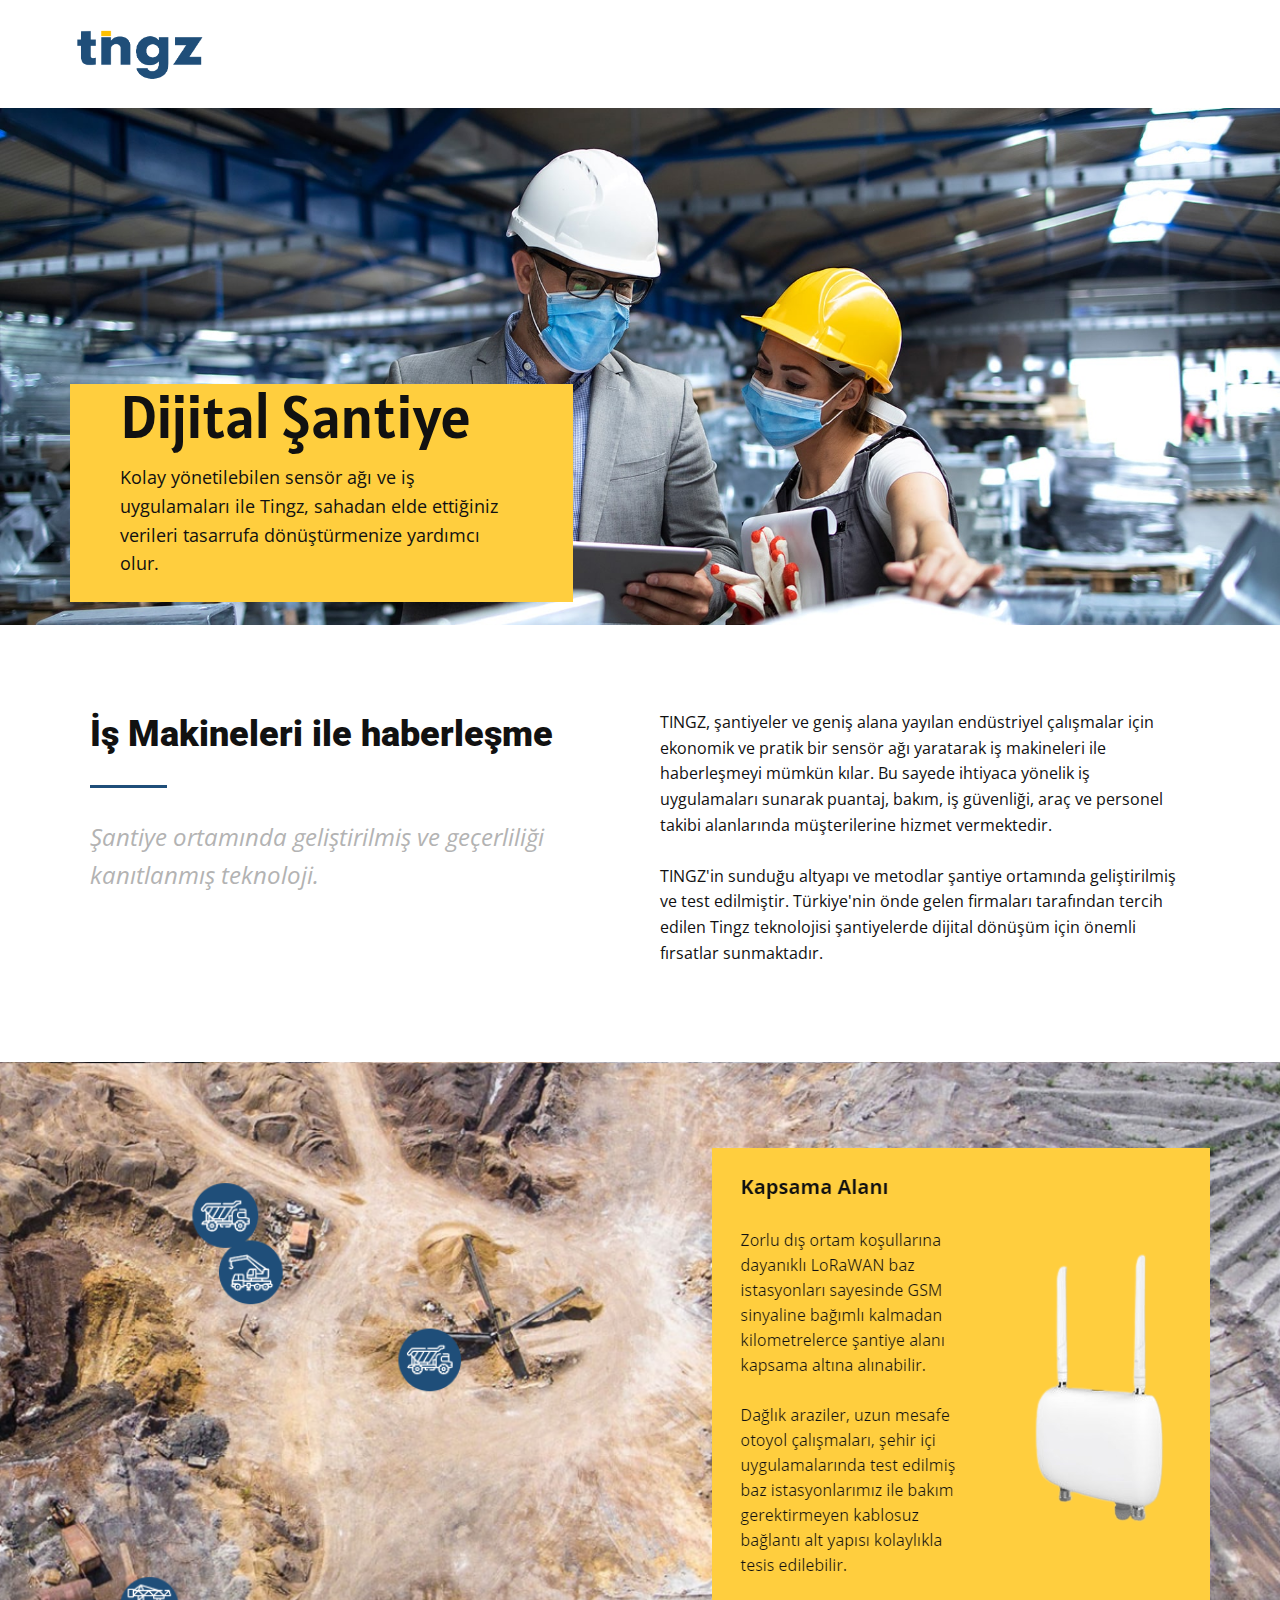
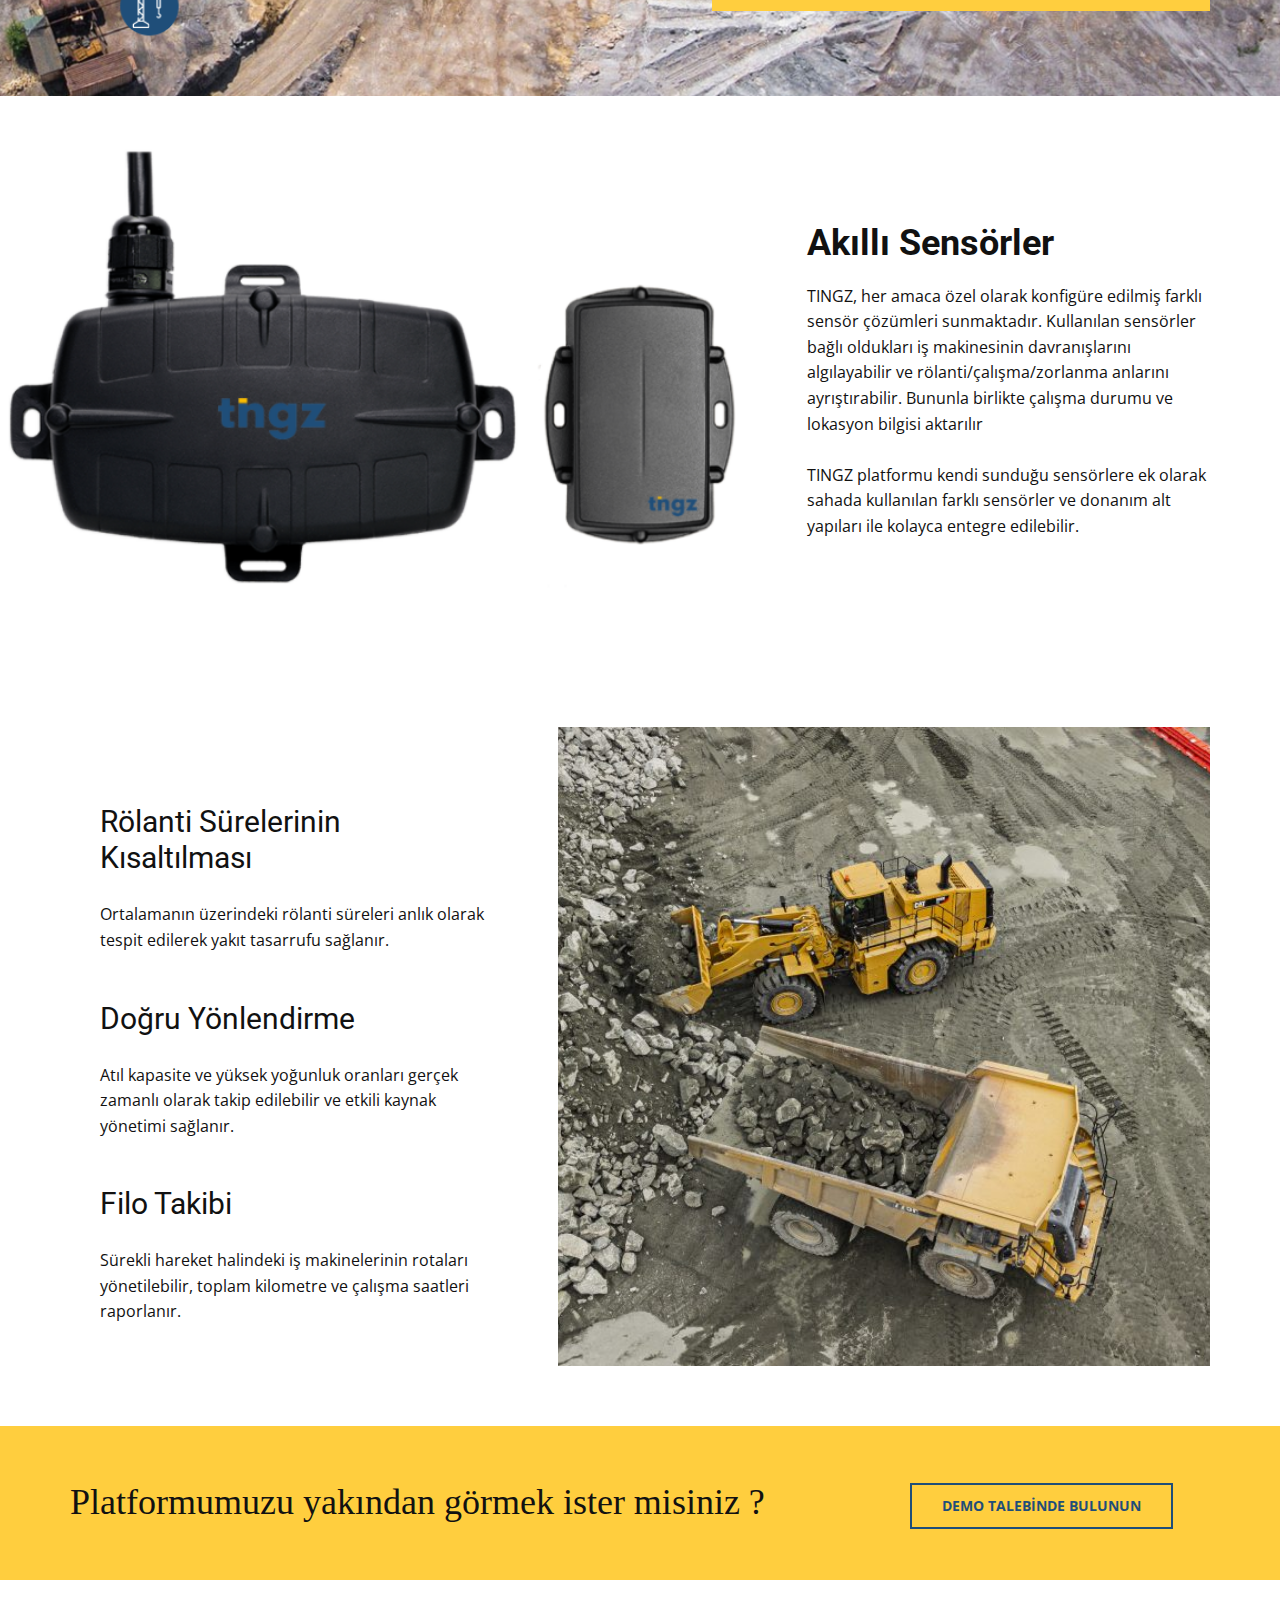
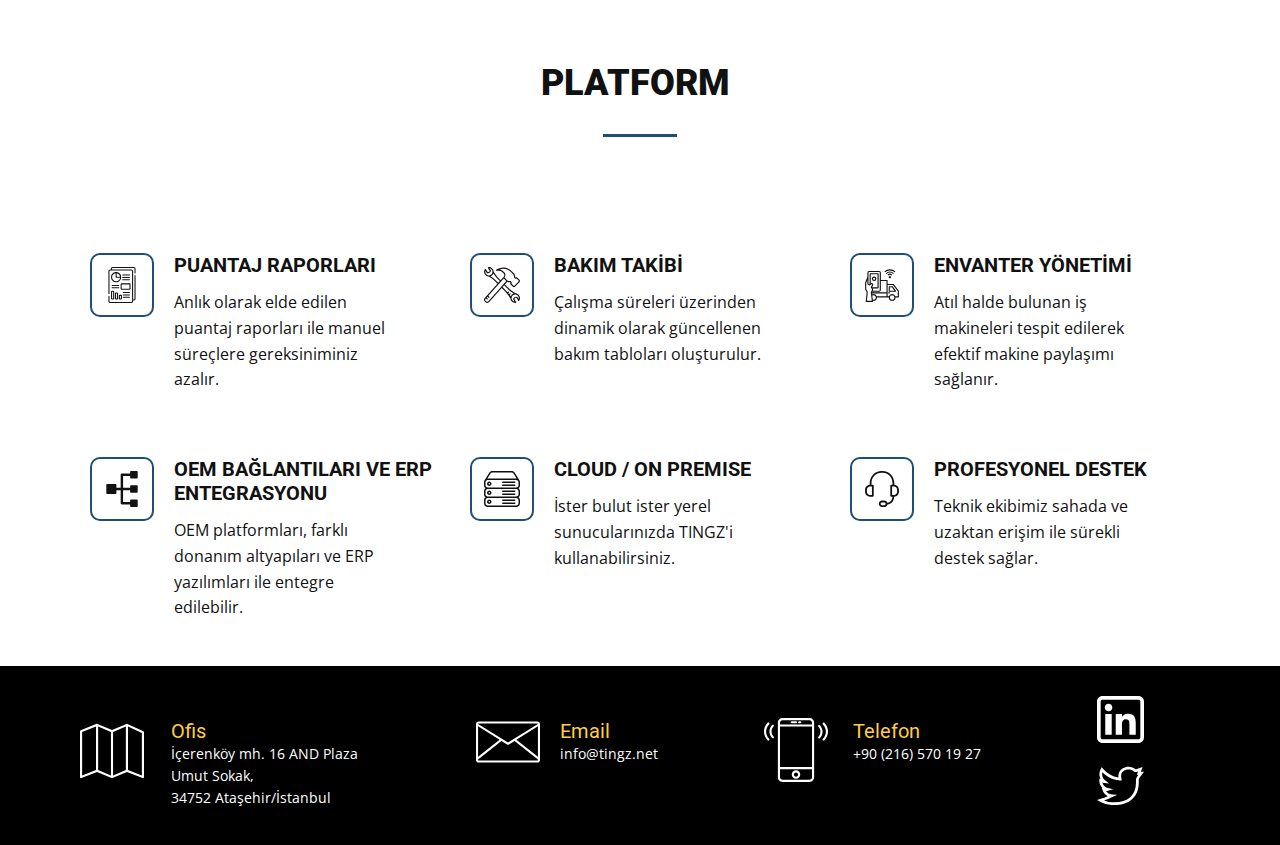
<file: tingz/Cozumler.html>
<!DOCTYPE html>
<html style="font-size: 16px;">
  <head>
    <meta name="viewport" content="width=device-width, initial-scale=1.0">
    <meta charset="utf-8">
    <meta name="keywords" content="We are Builders, we will build your dream, ELVO CONSTRUCTION, OUR BEST SERVICES, RECENT PROJECTS, THE BEST WORLD TEAM, HOW IT’S WORKING, WHAT THEY SAY ABOUT US, LATEST NEWS, ELVO CONSTRUCTION">
    <meta name="description" content="TINGZ- Yenilikçi İş Makinesi Takip Platformu">
    <meta name="page_type" content="np-template-header-footer-from-plugin">
    <title>tingz.net - Çözümler</title>
    <link rel="stylesheet" href="nicepage.css" media="screen">
<link rel="stylesheet" href="cozumler.css" media="screen">
    <script class="u-script" type="text/javascript" src="jquery.js" defer=""></script>
    <script class="u-script" type="text/javascript" src="nicepage.js" defer=""></script>
    <meta name="generator" content="Nicepage 3.16.1, nicepage.com">
    <link rel="icon" href="images/favicon.png">
    <link id="u-theme-google-font" rel="stylesheet" href="https://fonts.googleapis.com/css?family=Roboto:100,100i,300,300i,400,400i,500,500i,700,700i,900,900i|Open+Sans:300,300i,400,400i,600,600i,700,700i,800,800i">
    <link id="u-page-google-font" rel="stylesheet" href="https://fonts.googleapis.com/css?family=Alatsi:400">
    
    
    
    
    
    
    
    
    
    <script type="application/ld+json">{
		"@context": "http://schema.org",
		"@type": "Organization",
		"name": "Ana Sayfa",
		"url": "index.html",
		"sameAs": []
}</script>
    <meta property="og:title" content="Çözümler">
    <meta property="og:type" content="website">
    <meta property="og:description" content="TINGZ- Yenilikçi İş Makinesi Takip Platformu">
    <meta name="theme-color" content="#834496">
    <link rel="canonical" href="index.html">
    <meta property="og:url" content="index.html">
  </head>
  <body class="u-backlink-hidden u-body"><header class="u-align-left u-clearfix u-header u-white u-header" id="sec-d37b"><div class="u-clearfix u-sheet u-sheet-1">
        <img class="u-image u-image-default u-image-1" src="images/LogoPNG-removebg-preview-CROP.png" alt="" data-image-width="437" data-image-height="172" data-href="index.html" data-page-id="44663731">
      </div></header>
    <section class="u-clearfix u-image u-section-1" id="sec-87ee">
      <div class="u-clearfix u-sheet u-sheet-1">
        <div class="u-align-left u-container-style u-group u-palette-4-base u-group-1">
          <div class="u-container-layout u-valign-bottom u-container-layout-1">
            <h1 class="u-custom-font u-text u-text-1">Dijital Şantiye</h1>
            <p class="u-large-text u-text u-text-variant u-text-2">Kolay yönetilebilen sensör ağı ve iş uygulamaları ile Tingz, sahadan elde ettiğiniz verileri tasarrufa dönüştürmenize yardımcı olur.</p>
          </div>
        </div>
      </div>
    </section>
    <section class="u-clearfix u-white u-section-2" id="sec-4b72">
      <div class="u-clearfix u-sheet u-valign-middle u-sheet-1">
        <div class="u-clearfix u-expanded-width u-layout-wrap u-layout-wrap-1">
          <div class="u-layout">
            <div class="u-layout-row">
              <div class="u-container-style u-layout-cell u-left-cell u-similar-fill u-size-30 u-layout-cell-1">
                <div class="u-container-layout u-container-layout-1">
                  <h2 class="u-heading-font u-text u-text-1">İş Makineleri ile haberleşme</h2>
                  <div class="u-border-3 u-border-custom-color-4 u-line u-line-horizontal u-line-1"></div>
                  <p class="u-text u-text-font u-text-grey u-text-2">Şantiye ortamında geliştirilmiş ve geçerliliği kanıtlanmış teknoloji.</p>
                </div>
              </div>
              <div class="u-container-style u-layout-cell u-right-cell u-similar-fill u-size-30 u-layout-cell-2">
                <div class="u-container-layout u-container-layout-2">
                  <p class="u-text u-text-font u-text-3">TINGZ, şantiyeler ve geniş alana yayılan endüstriyel çalışmalar için ekonomik ve pratik bir sensör ağı yaratarak iş makineleri ile haberleşmeyi mümkün kılar. Bu sayede ihtiyaca yönelik iş uygulamaları sunarak puantaj, bakım, iş güvenliği, araç ve personel takibi alanlarında müşterilerine hizmet vermektedir.<br>
                    <br>TINGZ'in sunduğu altyapı ve metodlar şantiye ortamında geliştirilmiş ve test edilmiştir. Türkiye'nin önde gelen firmaları tarafından tercih edilen Tingz teknolojisi şantiyelerde dijital dönüşüm için önemli fırsatlar sunmaktadır.<br>
                    <br>
                    <br>
                  </p>
                </div>
              </div>
            </div>
          </div>
        </div>
      </div>
    </section>
    <section class="u-align-left u-clearfix u-image u-section-3" id="sec-973a" data-image-width="1341" data-image-height="597">
      <div class="u-clearfix u-sheet u-valign-middle u-sheet-1">
        <img class="u-image u-image-default u-image-1" src="images/kapsamaalan.png" alt="" data-image-width="498" data-image-height="463">
      </div>
    </section>
    <section class="u-align-left u-clearfix u-white u-section-4" id="sec-83fb">
      <div class="u-clearfix u-expanded-width u-gutter-0 u-layout-wrap u-layout-wrap-1">
        <div class="u-layout" style="">
          <div class="u-layout-row" style="">
            <div class="u-align-left u-container-style u-image u-layout-cell u-left-cell u-size-35 u-size-xs-60 u-image-1" src="" data-image-width="651" data-image-height="402">
              <div class="u-container-layout u-valign-middle u-container-layout-1" src=""></div>
            </div>
            <div class="u-align-left u-container-style u-layout-cell u-right-cell u-size-25 u-size-xs-60 u-white u-layout-cell-2">
              <div class="u-container-layout u-valign-middle u-container-layout-2">
                <div class="u-container-style u-expanded-width u-group u-group-1">
                  <div class="u-container-layout">
                    <h2 class="u-text u-text-1">Akıllı Sensörler</h2>
                    <p class="u-text u-text-2">TINGZ, her amaca özel olarak konfigüre edilmiş farklı sensör çözümleri sunmaktadır. Kullanılan sensörler bağlı oldukları iş makinesinin davranışlarını algılayabilir ve rölanti/çalışma/zorlanma anlarını ayrıştırabilir. Bununla birlikte çalışma durumu ve lokasyon bilgisi aktarılır<br>
                      <br>TINGZ platformu kendi sunduğu sensörlere ek olarak sahada kullanılan farklı sensörler ve donanım alt yapıları ile kolayca entegre edilebilir.&nbsp;
                    </p>
                  </div>
                </div>
              </div>
            </div>
          </div>
        </div>
      </div>
    </section>
    <section class="u-align-left u-clearfix u-white u-section-5" id="sec-04b9">
      <div class="u-clearfix u-sheet u-valign-middle u-sheet-1">
        <div class="u-clearfix u-expanded-width u-gutter-30 u-layout-wrap u-layout-wrap-1">
          <div class="u-layout">
            <div class="u-layout-row">
              <div class="u-align-left u-container-style u-layout-cell u-right-cell u-size-25 u-layout-cell-1">
                <div class="u-container-layout u-container-layout-1">
                  <h3 class="u-text u-text-1">Rölanti Sürelerinin Kısaltılması</h3>
                  <p class="u-text u-text-2">Ortalamanın üzerindeki rölanti süreleri anlık olarak tespit edilerek yakıt tasarrufu sağlanır.</p>
                  <h3 class="u-text u-text-3">Doğru Yönlendirme</h3>
                  <p class="u-text u-text-4">Atıl kapasite ve yüksek yoğunluk oranları gerçek zamanlı olarak takip edilebilir ve etkili kaynak yönetimi sağlanır.</p>
                  <h3 class="u-text u-text-5">Filo Takibi</h3>
                  <p class="u-text u-text-6">Sürekli hareket halindeki iş makinelerinin rotaları yönetilebilir, toplam kilometre ve çalışma saatleri raporlanır.</p>
                </div>
              </div>
              <div class="u-container-style u-image u-layout-cell u-left-cell u-size-35 u-image-1" data-image-width="1024" data-image-height="575">
                <div class="u-container-layout"></div>
              </div>
            </div>
          </div>
        </div>
      </div>
    </section>
    <section class="u-clearfix u-palette-4-base u-section-6" id="sec-0e4a">
      <div class="u-clearfix u-sheet u-sheet-1">
        <div class="u-clearfix u-expanded-width u-gutter-0 u-layout-wrap u-layout-wrap-1">
          <div class="u-layout">
            <div class="u-layout-row">
              <div class="u-align-left u-container-style u-layout-cell u-left-cell u-similar-fill u-size-41 u-layout-cell-1">
                <div class="u-container-layout u-container-layout-1">
                  <h2 class="u-custom-font u-text u-text-1">Platformumuzu yakından görmek ister misiniz ?</h2>
                </div>
              </div>
              <div class="u-align-left u-container-style u-layout-cell u-right-cell u-similar-fill u-size-19 u-layout-cell-2">
                <div class="u-container-layout u-valign-middle u-container-layout-2">
                  <a href="Teklif-ve-Demo-Talebi.html" data-page-id="2202017163" class="u-align-center u-border-2 u-border-custom-color-3 u-btn u-button-style u-btn-1">Demo TalebİNDE BULUNUN</a>
                </div>
              </div>
            </div>
          </div>
        </div>
      </div>
    </section>
    <section class="u-clearfix u-white u-section-7" id="sec-e8bd">
      <div class="u-clearfix u-sheet u-sheet-1">
        <div class="u-align-center u-container-style u-group u-similar-fill u-group-1">
          <div class="u-container-layout u-valign-middle u-container-layout-1">
            <h2 class="u-heading-font u-text u-text-1">PLATFORM&nbsp;</h2>
            <div class="u-border-3 u-border-custom-color-3 u-line u-line-horizontal u-line-1"></div>
          </div>
        </div>
        <div class="u-clearfix u-expanded-width u-layout-wrap u-layout-wrap-1">
          <div class="u-layout">
            <div class="u-layout-col">
              <div class="u-size-30 u-size-60-md">
                <div class="u-layout-row">
                  <div class="u-container-style u-layout-cell u-left-cell u-similar-fill u-size-20 u-size-20-md u-layout-cell-1">
                    <div class="u-container-layout"><span class="u-border-2 u-border-custom-color-3 u-icon u-icon-rounded u-radius-10 u-spacing-12 u-icon-1"><svg class="u-svg-link" preserveAspectRatio="xMidYMin slice" viewBox="0 0 512 512" style=""><use xmlns:xlink="http://www.w3.org/1999/xlink" xlink:href="#svg-31c3"></use></svg><svg class="u-svg-content" viewBox="0 0 512 512" id="svg-31c3"><g><path d="m265.771 122.305h96.966c3.853 0 6.976-3.123 6.976-6.976s-3.123-6.976-6.976-6.976h-96.966c-3.853 0-6.976 3.123-6.976 6.976s3.124 6.976 6.976 6.976z"></path><path d="m258.795 147.964c0 3.853 3.123 6.976 6.976 6.976h96.966c3.853 0 6.976-3.123 6.976-6.976 0-3.853-3.123-6.976-6.976-6.976h-96.966c-3.852 0-6.976 3.123-6.976 6.976z"></path><path d="m265.771 187.575h96.966c3.853 0 6.976-3.123 6.976-6.976s-3.123-6.976-6.976-6.976h-96.966c-3.853 0-6.976 3.123-6.976 6.976 0 3.852 3.124 6.976 6.976 6.976z"></path><path d="m369.714 362.729c0-3.853-3.123-6.976-6.976-6.976h-90.141c-3.853 0-6.976 3.123-6.976 6.976 0 3.853 3.123 6.976 6.976 6.976h90.141c3.852 0 6.976-3.123 6.976-6.976z"></path><path d="m218.496 294.655c0-3.853-3.123-6.976-6.976-6.976h-96.966c-3.853 0-6.976 3.123-6.976 6.976s3.123 6.976 6.976 6.976h96.966c3.852.001 6.976-3.123 6.976-6.976z"></path><path d="m114.554 268.997h96.966c3.853 0 6.976-3.123 6.976-6.976s-3.123-6.976-6.976-6.976h-96.966c-3.853 0-6.976 3.123-6.976 6.976-.001 3.853 3.123 6.976 6.976 6.976z"></path><path d="m172.382 72.694c-39.867 0-72.301 32.434-72.301 72.301s32.434 72.301 72.301 72.301 72.301-32.434 72.301-72.301-32.433-72.301-72.301-72.301zm0 129.603c-31.596 0-57.301-25.705-57.301-57.301 0-29.054 21.736-53.127 49.801-56.813v56.813c0 4.142 3.358 7.5 7.5 7.5h56.813c-3.685 28.065-27.758 49.801-56.813 49.801zm7.5-64.801v-49.313c25.61 3.363 45.95 23.703 49.313 49.313z"></path><path d="m236.417 244.853v66.972c0 6.7 5.451 12.151 12.151 12.151h116.495c6.7 0 12.151-5.451 12.151-12.151v-66.972c0-6.7-5.451-12.151-12.151-12.151h-116.496c-6.7 0-12.15 5.45-12.15 12.151zm15 2.849h110.797v61.273h-110.797z"></path><path d="m100.078 449.967c0 6.7 5.451 12.151 12.15 12.151h20.379c6.7 0 12.151-5.451 12.151-12.151v-101.735c0-6.7-5.451-12.15-12.151-12.15h-20.379c-6.7 0-12.15 5.451-12.15 12.15zm15-98.885h14.68v96.036h-14.68z"></path><path d="m167.599 362.775c-6.7 0-12.151 5.451-12.151 12.15v75.042c0 6.7 5.451 12.151 12.151 12.151h20.378c6.7 0 12.151-5.451 12.151-12.151v-75.042c0-6.7-5.451-12.15-12.151-12.15zm17.529 84.343h-14.68v-69.343h14.68z"></path><path d="m222.969 462.118h20.379c6.7 0 12.151-5.451 12.151-12.151v-41.785c0-6.7-5.451-12.151-12.151-12.151h-20.379c-6.7 0-12.151 5.451-12.151 12.151v41.785c0 6.7 5.451 12.151 12.151 12.151zm2.849-51.087h14.681v36.086h-14.681z"></path><path d="m362.737 390.03h-90.141c-3.853 0-6.976 3.123-6.976 6.976s3.123 6.976 6.976 6.976h90.141c3.853 0 6.976-3.123 6.976-6.976.001-3.853-3.123-6.976-6.976-6.976z"></path><path d="m362.737 424.307h-90.141c-3.853 0-6.976 3.123-6.976 6.976s3.123 6.976 6.976 6.976h90.141c3.853 0 6.976-3.123 6.976-6.976s-3.123-6.976-6.976-6.976z"></path><path d="m441.285 92.989c4.142 0 7.5-3.358 7.5-7.5v-60.351c0-13.861-11.277-25.138-25.138-25.138h-300.585c-13.861 0-25.138 11.277-25.138 25.138v9.571h-9.571c-13.861 0-25.138 11.277-25.138 25.138v321.317c0 4.142 3.358 7.5 7.5 7.5s7.5-3.358 7.5-7.5v-321.317c0-5.59 4.548-10.138 10.138-10.138h300.585c5.59 0 10.138 4.548 10.138 10.138v427.015c0 5.59-4.548 10.138-10.138 10.138h-300.585c-5.59 0-10.138-4.548-10.138-10.138v-70.698c0-4.142-3.358-7.5-7.5-7.5s-7.5 3.358-7.5 7.5v70.698c0 13.861 11.277 25.138 25.138 25.138h300.585c13.861 0 25.138-11.277 25.138-25.138v-9.571h9.571c13.861 0 25.138-11.277 25.138-25.138v-331.664c0-4.142-3.358-7.5-7.5-7.5s-7.5 3.358-7.5 7.5v331.664c0 5.59-4.548 10.138-10.138 10.138h-9.571v-402.444c0-13.861-11.277-25.138-25.138-25.138-15.182 0-259.808 0-276.014 0v-9.571c0-5.59 4.548-10.138 10.138-10.138h300.585c5.59 0 10.138 4.548 10.138 10.138v60.351c0 4.142 3.358 7.5 7.5 7.5z"></path>
</g></svg></span>
                      <h3 class="u-heading-font u-text u-text-2">PUANTAJ RAPORLARI</h3>
                      <p class="u-text u-text-font u-text-3">Anlık olarak elde edilen puantaj raporları ile manuel süreçlere gereksiniminiz azalır.</p>
                    </div>
                  </div>
                  <div class="u-container-style u-layout-cell u-similar-fill u-size-20 u-size-20-md u-layout-cell-2">
                    <div class="u-container-layout"><span class="u-border-2 u-border-custom-color-3 u-icon u-icon-rounded u-radius-10 u-spacing-12 u-icon-2"><svg class="u-svg-link" preserveAspectRatio="xMidYMin slice" viewBox="0 0 512.257 512.257"><use xmlns:xlink="http://www.w3.org/1999/xlink" xlink:href="#svg-7ef1"></use></svg><svg xmlns="http://www.w3.org/2000/svg" xmlns:xlink="http://www.w3.org/1999/xlink" version="1.1" id="svg-7ef1" x="0px" y="0px" viewBox="0 0 512.257 512.257" style="enable-background:new 0 0 512.257 512.257;" xml:space="preserve" class="u-svg-content"><g transform="translate(1 1)"><g><path d="M482.059,385.817c-10.639-7.487-22.917-11.509-35.319-12.165c-46.744-30.61-77.364-53.585-95.241-71.462l-54.915-54.915    l33.324-37.302c6.316,3.565,13.099,5.914,19.884,6.883c5.12,0.853,8.533,0.853,11.947,0.853c6.827,0,8.533,0,15.36,5.973    c-3.413,2.56-5.12,6.827-5.12,11.093s1.707,9.387,5.12,12.8l29.867,29.867c4.267,5.12,11.093,7.68,17.92,7.68    s13.653-2.56,17.92-8.533l60.587-60.587c5.12-4.267,7.68-11.093,7.68-17.92s-2.56-12.8-7.68-17.92l-29.867-29.867    c-3.413-3.413-7.68-5.12-11.947-5.12s-8.533,2.56-11.947,5.12c-6.827-5.973-6.827-7.68-6.827-14.507c0-3.413,0-7.68-1.707-12.8    c-1.707-11.947-7.68-23.893-17.067-33.28l-30.72-30.72c-17.92-17.92-26.453-26.453-49.493-36.693    c-49.493-23.04-99.84-18.773-173.227,14.507c-4.267,1.707-5.973,5.12-5.12,9.387s4.267,6.827,8.533,6.827h11.093    c37.547,0,57.173,0,91.307,34.133c14.946,14.946,15.377,37.863,1.986,54.724c-1.805,0.272-3.179,1.082-4.546,2.449l-37.906,42.308    l-28.654-28.654c-31.494-31.494-53.646-61.291-70.695-94.47c-0.895-16.789-7.632-32.497-19.758-44.623    C102.325,4.377,81.845-2.45,61.365-0.743c-2.56,0.853-5.12,2.56-5.973,4.267c-1.707,2.56-1.707,5.973,0,8.533l23.893,42.667    c-5.12,11.093-17.067,17.92-29.013,17.067L25.525,30.83c-0.853-2.56-4.267-4.267-6.827-4.267c-2.56-0.853-5.12,0.853-6.827,3.413    c-20.48,30.72-12.8,71.68,17.92,93.013c10.584,7.56,22.508,11.764,34.584,12.626c0.135,0.057,0.262,0.127,0.402,0.174    c33.28,17.067,63.147,39.253,94.72,70.827l31.209,30.499L9.312,439.577c-6.827,6.827-10.24,16.213-10.24,25.6    c0,9.387,3.413,17.92,10.24,24.747l11.947,11.947c6.827,5.973,15.36,9.387,23.893,9.387s17.92-3.413,24.747-10.24l181.187-202.813    l52.626,52.626c17.903,17.903,40.917,49.435,71.594,95.444c1.1,16.423,7.821,31.757,19.713,43.649    c12.8,12.8,29.867,19.627,47.787,19.627c2.56,0,5.12,0,6.827,0c2.56,0,5.12-1.707,6.827-4.267s1.707-5.973,0-8.533l-24.747-41.813    c5.973-11.093,17.067-17.92,29.867-17.067l23.893,40.96c0.853,2.56,4.267,4.267,6.827,4.267c3.413-0.853,5.973-1.707,7.68-4.267    C520.459,448.11,511.925,407.15,482.059,385.817z M287.499,73.497c-27.307-26.453-47.787-34.987-70.827-37.547    c48.64-15.36,84.48-14.507,120.32,1.707c20.48,8.533,27.307,15.36,45.227,33.28l30.72,30.72    c6.827,6.827,11.093,15.36,11.947,23.893c0.853,4.267,0.853,7.68,0.853,10.24c0,9.387,0.853,16.213,11.093,26.453    c3.413,3.413,8.533,5.12,12.8,5.12c5.12,0,9.387-1.707,11.947-5.12l29.867,29.867c1.707,1.707,2.56,3.413,2.56,5.973    s-0.853,4.267-2.56,5.973l-60.587,60.587c-3.413,3.413-8.533,3.413-11.947,0l-29.867-29.867c3.413-2.56,5.12-6.827,4.267-11.947    c0-4.267-1.707-9.387-5.12-12.8c-10.24-10.24-17.067-11.093-26.453-11.093c-2.56,0-5.973,0-10.24-0.853    c-9.387-0.853-17.067-5.12-23.893-11.947l-36.693-36.693C309.685,126.404,307.979,93.977,287.499,73.497z M19.552,53.017    l17.92,30.72c1.707,2.56,4.267,4.267,6.827,4.267h4.267c19.627,0.853,37.547-9.387,46.08-26.453l1.707-4.267    c1.707-2.56,1.707-5.12,0-7.68L77.579,17.177c10.24,1.707,19.627,6.827,27.307,14.507c8.798,9.531,14.431,21.585,14.764,34.533    c-0.165,0.657-0.258,1.364-0.258,2.161c0,3.952-0.477,7.807-1.36,11.523c-3.219,12.356-10.938,23.129-21.68,30.291    c-17.067,11.093-40.107,11.093-57.173-0.853C21.259,96.537,13.579,73.497,19.552,53.017z M171.445,194.67    c-25.6-26.453-51.2-46.933-78.507-63.147c4.267-1.707,9.387-4.267,13.653-6.827c12.8-8.533,21.333-19.627,26.453-33.28    c16.213,27.307,36.693,52.907,62.293,78.507l29.31,29.31l-22.985,25.655L171.445,194.67z M57.952,488.217    c-6.827,6.827-17.92,7.68-24.747,0.853l-11.947-11.093c-3.413-3.413-5.12-7.68-5.12-11.947c0-5.12,1.707-9.387,5.973-13.653    l4.833-5.407l12.234,12.234c1.707,1.707,3.413,2.56,5.973,2.56s4.267-0.853,5.973-2.56c3.413-3.413,3.413-8.533,0-11.947    l-12.904-12.904l11.277-12.617l13.574,13.574c1.707,1.707,3.413,2.56,5.973,2.56s4.267-0.853,5.973-2.56    c3.413-3.413,3.413-8.533,0-11.947L60.775,409.12l219.494-245.573l35.84,35.84l-35.215,39.399    c-1.006,0.426-1.896,1.077-2.782,1.964l-34.133,38.4c-0.975,0.975-1.661,2.091-2.079,3.264L57.952,488.217z M262.762,285.134    l23.353-26.14l55.143,55.143c15.36,16.213,41.813,36.693,80.213,62.293c-5.12,1.707-10.24,4.267-15.36,7.68    c-10.587,6.617-18.085,15.804-23.31,25.96c-0.077,0.145-0.148,0.293-0.224,0.439c-0.31,0.611-0.612,1.225-0.906,1.843    c-0.421,0.875-0.821,1.76-1.204,2.654c-0.262,0.605-0.523,1.21-0.77,1.819c-0.035,0.088-0.069,0.176-0.104,0.264    c-0.269,0.668-0.536,1.336-0.788,2.008c-4.847-7.109-9.51-13.818-13.995-20.138l11.435-11.435c3.413-3.413,3.413-8.533,0-11.947    c-3.413-3.413-8.533-3.413-11.947,0l-9.513,9.513c-3.546-4.812-6.971-9.351-10.275-13.618l7.842-7.842    c3.413-3.413,3.413-8.533,0-11.947c-3.413-3.413-8.533-3.413-11.947,0l-6.514,6.514c-6.272-7.559-12.057-13.992-17.379-19.314    L262.762,285.134z M491.445,455.79l-17.92-30.72c-1.707-2.56-4.267-4.267-6.827-4.267h-4.267    c-19.627-1.707-37.547,9.387-46.08,26.453l-1.707,4.267c-1.707,2.56-1.707,5.12,0,7.68l18.773,32.427    c-10.24-1.707-19.627-6.827-27.307-14.507c-8.631-9.351-14.21-21.13-14.735-33.797c0.146-0.624,0.228-1.294,0.228-2.043    c0-10.81,3.432-20.931,9.413-29.504c3.675-5.114,8.271-9.591,13.627-13.162c8.533-5.973,17.92-8.533,28.16-8.533    c10.24,0,20.48,3.413,29.013,9.387C489.739,412.27,497.419,435.31,491.445,455.79z"></path>
</g>
</g><g></g><g></g><g></g><g></g><g></g><g></g><g></g><g></g><g></g><g></g><g></g><g></g><g></g><g></g><g></g></svg></span>
                      <h3 class="u-heading-font u-text u-text-4">BAKIM TAKİBİ</h3>
                      <p class="u-text u-text-font u-text-5">Çalışma süreleri üzerinden dinamik olarak güncellenen bakım tabloları oluşturulur.</p>
                    </div>
                  </div>
                  <div class="u-container-style u-layout-cell u-right-cell u-similar-fill u-size-20 u-size-20-md u-layout-cell-3">
                    <div class="u-container-layout"><span class="u-border-2 u-border-custom-color-3 u-icon u-icon-rounded u-radius-10 u-spacing-12 u-icon-3"><svg class="u-svg-link" preserveAspectRatio="xMidYMin slice" viewBox="0 0 64 64" style=""><use xmlns:xlink="http://www.w3.org/1999/xlink" xlink:href="#svg-6472"></use></svg><svg class="u-svg-content" viewBox="0 0 64 64" id="svg-6472"><path d="M61.8,42.4l-9-12A1.014,1.014,0,0,0,52,30H42V24a1,1,0,0,0-1-1H30V10a3.009,3.009,0,0,0-3-3H9a3.009,3.009,0,0,0-3,3v7.81L2.2,27.29a3.237,3.237,0,0,0-.2,1.1V38.67a4.964,4.964,0,0,0,1,3l.66.88a5.044,5.044,0,0,1,.93,3.87L3.01,60.89a1.012,1.012,0,0,0,.25.78A1,1,0,0,0,4,62H15a.981.981,0,0,0,.75-.34.968.968,0,0,0,.24-.78l-.12-1A6.1,6.1,0,0,0,17,60a6,6,0,0,0,6-6H44a6,6,0,0,0,12,0h5a1,1,0,0,0,1-1V43A.984.984,0,0,0,61.8,42.4ZM8,10A1,1,0,0,1,9,9H27a1,1,0,0,1,1,1V41a1,1,0,0,1-1,1H15.81A6.374,6.374,0,0,0,16,40.49v-.42A6.07,6.07,0,0,0,15.62,38H25a1,1,0,0,0,1-1V12a1,1,0,0,0-1-1H11a1,1,0,0,0-1,1V30.24l-.84.5L8,29.59Zm7.71,19.29a2.883,2.883,0,0,0-3.43-.42l-.28.17V13H24V36H14.4c-.05-.05-.09-.11-.14-.16l1.87-3.11A2.814,2.814,0,0,0,15.71,29.29ZM14,40.49a3.971,3.971,0,0,1-.54,2,.037.037,0,0,0-.01.03c-.04.06-.08.12-.12.19l-.71,1.06a2.962,2.962,0,0,0-.47,2.14L13.87,60H5.12L6.57,46.7a7.07,7.07,0,0,0-1.31-5.35l-.66-.88a3.018,3.018,0,0,1-.6-1.8V28.39a.986.986,0,0,1,.07-.38L6,23.19v6.4A2.016,2.016,0,0,0,6.58,31l1.16,1.16a2.01,2.01,0,0,0,2.44.3l3.14-1.88a.809.809,0,0,1,.97.13.788.788,0,0,1,.12.99l-2.27,3.79a1.014,1.014,0,0,0,.15,1.22l.54.54A4.023,4.023,0,0,1,14,40.07ZM17,58a4.071,4.071,0,0,1-1.39-.25l-.86-7.04A3.9,3.9,0,0,1,17,50a4,4,0,0,1,3.92,3.21A3.84,3.84,0,0,1,21,54,4,4,0,0,1,17,58Zm23-6H22.64A6,6,0,0,0,17,48a5.847,5.847,0,0,0-2.51.58L14.29,47H40Zm0-7H14.23c.02-.04.03-.08.05-.12l.59-.88H27a3.009,3.009,0,0,0,3-3V25H40ZM50,58a4,4,0,1,1,4-4A4,4,0,0,1,50,58Zm10-6H55.65a5.99,5.99,0,0,0-11.3,0H42V32h9.5L60,43.33Z"></path><path d="M18,17a4,4,0,1,0,4,4A4,4,0,0,0,18,17Zm0,6a2,2,0,1,1,2-2A2,2,0,0,1,18,23Z"></path><path d="M44.586,16.586a2,2,0,1,0,2.828,0A2,2,0,0,0,44.586,16.586Z"></path><path d="M50.242,13.757a6,6,0,0,0-8.484,0l1.414,1.414a4.1,4.1,0,0,1,5.656,0Z"></path><path d="M53.071,10.929a10,10,0,0,0-14.142,0l1.414,1.414a8,8,0,0,1,11.314,0Z"></path><path d="M54.485,9.515,55.9,8.1a14.016,14.016,0,0,0-19.8,0l1.414,1.414A12.014,12.014,0,0,1,54.485,9.515Z"></path><path d="M50,34H45a1,1,0,0,0-1,1v8a1,1,0,0,0,1,1H56a1,1,0,0,0,.8-1.6l-6-8A1,1,0,0,0,50,34Zm-4,8V36h3.5L54,42Z"></path><rect x="43" y="45" width="3" height="2"></rect></svg></span>
                      <h3 class="u-heading-font u-text u-text-6">ENVANTER YÖNETİMİ</h3>
                      <p class="u-text u-text-font u-text-7">Atıl halde bulunan iş makineleri tespit edilerek efektif makine paylaşımı sağlanır.</p>
                    </div>
                  </div>
                </div>
              </div>
              <div class="u-size-30 u-size-60-md">
                <div class="u-layout-row">
                  <div class="u-container-style u-layout-cell u-left-cell u-similar-fill u-size-20 u-size-20-md u-layout-cell-4">
                    <div class="u-container-layout"><span class="u-border-2 u-border-custom-color-3 u-icon u-icon-rounded u-radius-10 u-spacing-12 u-icon-4"><svg class="u-svg-link" preserveAspectRatio="xMidYMin slice" viewBox="0 0 492.366 492.366" style=""><use xmlns:xlink="http://www.w3.org/1999/xlink" xlink:href="#svg-157f"></use></svg><svg class="u-svg-content" viewBox="0 0 492.366 492.366" x="0px" y="0px" id="svg-157f" style="enable-background:new 0 0 492.366 492.366;"><path d="M367.812,103.005h83.016c5.517,0,9.992-4.475,9.992-9.987V9.986c0-5.513-4.475-9.986-9.992-9.986h-83.016  c-5.523,0-9.994,4.474-9.994,9.986v25.035H244.512c-9.109,0-16.482,7.379-16.482,16.48v178.2h-58.39v-39.174  c0-7.395-5.988-13.39-13.391-13.39H44.939c-7.406,0-13.394,5.995-13.394,13.39v111.319c0,7.395,5.987,13.39,13.394,13.39H156.25  c7.402,0,13.391-5.995,13.391-13.39v-39.183h58.39v178.2c0,9.1,7.372,16.48,16.482,16.48h113.307v25.035  c0,5.512,4.471,9.987,9.994,9.987h83.016c5.517,0,9.992-4.476,9.992-9.987v-83.032c0-5.512-4.475-9.987-9.992-9.987h-83.016  c-5.523,0-9.994,4.476-9.994,9.987v25.036h-96.826V262.664h96.826v25.036c0,5.512,4.471,9.985,9.994,9.985h83.016  c5.517,0,9.992-4.473,9.992-9.985v-83.032c0-5.512-4.475-9.987-9.992-9.987h-83.016c-5.523,0-9.994,4.475-9.994,9.987v25.035  h-96.826V67.984h96.826v25.034C357.818,98.53,362.289,103.005,367.812,103.005z"></path></svg></span>
                      <h3 class="u-heading-font u-text u-text-8">OEM BAĞLANTILARI VE ERP ENTEGRASYONU</h3>
                      <p class="u-text u-text-font u-text-9">OEM platformları, farklı donanım altyapıları ve ERP yazılımları ile entegre edilebilir.</p>
                    </div>
                  </div>
                  <div class="u-container-style u-layout-cell u-similar-fill u-size-20 u-size-20-md u-layout-cell-5">
                    <div class="u-container-layout"><span class="u-border-2 u-border-custom-color-3 u-icon u-icon-rounded u-radius-10 u-spacing-12 u-icon-5"><svg class="u-svg-link" preserveAspectRatio="xMidYMin slice" viewBox="0 0 512 512" style=""><use xmlns:xlink="http://www.w3.org/1999/xlink" xlink:href="#svg-da35"></use></svg><svg class="u-svg-content" viewBox="0 0 512 512" x="0px" y="0px" id="svg-da35" style="enable-background:new 0 0 512 512;"><g><g><g><path d="M437.333,405.323H266.667c-5.888,0-10.667,4.779-10.667,10.667s4.779,10.667,10.667,10.667h170.667     c5.888,0,10.667-4.779,10.667-10.667S443.221,405.323,437.333,405.323z"></path><path d="M437.333,447.989H266.667c-5.888,0-10.667,4.779-10.667,10.667c0,5.888,4.779,10.667,10.667,10.667h170.667     c5.888,0,10.667-4.779,10.667-10.667C448,452.768,443.221,447.989,437.333,447.989z"></path><path d="M74.667,405.323c-17.643,0-32,14.357-32,32c0,17.643,14.357,32,32,32c17.643,0,32-14.357,32-32     C106.667,419.68,92.309,405.323,74.667,405.323z M74.667,447.989c-5.888,0-10.667-4.779-10.667-10.667     c0-5.888,4.779-10.667,10.667-10.667s10.667,4.779,10.667,10.667C85.333,443.211,80.555,447.989,74.667,447.989z"></path><path d="M74.667,277.323c-17.643,0-32,14.357-32,32c0,17.643,14.357,32,32,32c17.643,0,32-14.357,32-32     C106.667,291.68,92.309,277.323,74.667,277.323z M74.667,319.989c-5.888,0-10.667-4.779-10.667-10.667     s4.779-10.667,10.667-10.667s10.667,4.779,10.667,10.667S80.555,319.989,74.667,319.989z"></path><path d="M437.333,191.989H266.667c-5.888,0-10.667,4.779-10.667,10.667s4.779,10.667,10.667,10.667h170.667     c5.888,0,10.667-4.779,10.667-10.667S443.221,191.989,437.333,191.989z"></path><path d="M512,202.656v-42.667c0-10.24-3.051-19.733-8.085-27.883c-0.149-0.299-0.171-0.64-0.341-0.917L437.611,25.163     C427.819,9.419,410.88,0.011,392.32,0.011H119.744c-18.581,0-35.499,9.408-45.291,25.152L8.491,131.189     c-0.107,0.171-0.107,0.363-0.213,0.555C3.115,139.957,0,149.6,0,159.989v42.667c0,17.493,8.597,32.939,21.675,42.667     C8.597,255.072,0,270.496,0,287.989v42.667c0,17.493,8.597,32.939,21.675,42.667C8.597,383.072,0,398.496,0,415.989v42.667     c0,29.397,23.936,53.333,53.333,53.333h405.333c29.397,0,53.333-23.936,53.333-53.333v-42.667     c0-17.493-8.597-32.939-21.675-42.667C503.403,363.595,512,348.149,512,330.656v-42.667c0-17.493-8.597-32.939-21.675-42.667     C503.403,235.595,512,220.171,512,202.656z M92.565,36.427c5.867-9.451,16.021-15.104,27.157-15.104h272.576     c11.136,0,21.291,5.653,27.157,15.104l44.011,70.72c-1.6-0.149-3.157-0.491-4.8-0.491H53.333c-1.643,0-3.179,0.341-4.779,0.491     L92.565,36.427z M490.667,415.989v42.667c0,17.643-14.357,32-32,32H53.333c-17.643,0-32-14.357-32-32v-42.667     c0-17.643,14.357-32,32-32h405.333C476.309,383.989,490.667,398.347,490.667,415.989z M490.667,287.989v42.667     c0,17.643-14.357,32-32,32H53.333c-17.643,0-32-14.357-32-32v-42.667c0-17.643,14.357-32,32-32h405.333     C476.309,255.989,490.667,270.347,490.667,287.989z M490.667,202.656c0,17.643-14.357,32-32,32H53.333c-17.643,0-32-14.357-32-32     v-42.667c0-17.643,14.357-32,32-32h405.333c17.643,0,32,14.357,32,32V202.656z"></path><path d="M437.333,149.323H266.667c-5.888,0-10.667,4.779-10.667,10.667s4.779,10.667,10.667,10.667h170.667     c5.888,0,10.667-4.779,10.667-10.667S443.221,149.323,437.333,149.323z"></path><path d="M437.333,319.989H266.667c-5.888,0-10.667,4.779-10.667,10.667s4.779,10.667,10.667,10.667h170.667     c5.888,0,10.667-4.779,10.667-10.667S443.221,319.989,437.333,319.989z"></path><path d="M437.333,277.323H266.667c-5.888,0-10.667,4.779-10.667,10.667s4.779,10.667,10.667,10.667h170.667     c5.888,0,10.667-4.779,10.667-10.667S443.221,277.323,437.333,277.323z"></path><path d="M74.667,149.323c-17.643,0-32,14.357-32,32c0,17.643,14.357,32,32,32c17.643,0,32-14.357,32-32     C106.667,163.68,92.309,149.323,74.667,149.323z M74.667,191.989c-5.888,0-10.667-4.779-10.667-10.667     s4.779-10.667,10.667-10.667s10.667,4.779,10.667,10.667S80.555,191.989,74.667,191.989z"></path>
</g>
</g>
</g></svg></span>
                      <h3 class="u-heading-font u-text u-text-10">CLOUD / ON PREMISE</h3>
                      <p class="u-text u-text-font u-text-11">İster bulut ister yerel sunucularınızda TINGZ'i kullanabilirsiniz.</p>
                    </div>
                  </div>
                  <div class="u-container-style u-layout-cell u-right-cell u-similar-fill u-size-20 u-size-20-md u-layout-cell-6">
                    <div class="u-container-layout"><span class="u-border-2 u-border-custom-color-3 u-icon u-icon-rounded u-radius-10 u-spacing-12 u-icon-6"><svg class="u-svg-link" preserveAspectRatio="xMidYMin slice" viewBox="0 0 476 476"><use xmlns:xlink="http://www.w3.org/1999/xlink" xlink:href="#svg-b191"></use></svg><svg xmlns="http://www.w3.org/2000/svg" xmlns:xlink="http://www.w3.org/1999/xlink" version="1.1" id="svg-b191" x="0px" y="0px" viewBox="0 0 476 476" style="enable-background:new 0 0 476 476;" xml:space="preserve" class="u-svg-content"><g><path d="M400.85,181v-18.3c0-43.8-15.5-84.5-43.6-114.7c-28.8-31-68.4-48-111.6-48h-15.1c-43.2,0-82.8,17-111.6,48   c-28.1,30.2-43.6,70.9-43.6,114.7V181c-34.1,2.3-61.2,30.7-61.2,65.4V275c0,36.1,29.4,65.5,65.5,65.5h36.9c6.6,0,12-5.4,12-12   V192.8c0-6.6-5.4-12-12-12h-17.2v-18.1c0-79.1,56.4-138.7,131.1-138.7h15.1c74.8,0,131.1,59.6,131.1,138.7v18.1h-17.2   c-6.6,0-12,5.4-12,12v135.6c0,6.6,5.4,12,12,12h16.8c-4.9,62.6-48,77.1-68,80.4c-5.5-16.9-21.4-29.1-40.1-29.1h-30   c-23.2,0-42.1,18.9-42.1,42.1s18.9,42.2,42.1,42.2h30.1c19.4,0,35.7-13.2,40.6-31c9.8-1.4,25.3-4.9,40.7-13.9   c21.7-12.7,47.4-38.6,50.8-90.8c34.3-2.1,61.5-30.6,61.5-65.4v-28.6C461.95,211.7,434.95,183.2,400.85,181z M104.75,316.4h-24.9   c-22.9,0-41.5-18.6-41.5-41.5v-28.6c0-22.9,18.6-41.5,41.5-41.5h24.9V316.4z M268.25,452h-30.1c-10,0-18.1-8.1-18.1-18.1   s8.1-18.1,18.1-18.1h30.1c10,0,18.1,8.1,18.1,18.1S278.25,452,268.25,452z M437.95,274.9c0,22.9-18.6,41.5-41.5,41.5h-24.9V204.8   h24.9c22.9,0,41.5,18.6,41.5,41.5V274.9z"></path>
</g><g></g><g></g><g></g><g></g><g></g><g></g><g></g><g></g><g></g><g></g><g></g><g></g><g></g><g></g><g></g></svg></span>
                      <h3 class="u-heading-font u-text u-text-12">PROFESYONEL DESTEK</h3>
                      <p class="u-text u-text-font u-text-13">Teknik ekibimiz sahada ve uzaktan erişim ile sürekli destek sağlar.</p>
                    </div>
                  </div>
                </div>
              </div>
            </div>
          </div>
        </div>
      </div>
    </section>
    <section class="u-black u-clearfix u-section-8" id="sec-312b">
      <div class="u-clearfix u-sheet u-sheet-1">
        <div class="u-clearfix u-gutter-8 u-layout-wrap u-layout-wrap-1">
          <div class="u-layout">
            <div class="u-layout-row">
              <div class="u-container-style u-layout-cell u-left-cell u-size-16 u-size-20-md u-layout-cell-1">
                <div class="u-container-layout"><span class="u-icon u-icon-circle u-icon-1"><svg class="u-svg-link" preserveAspectRatio="xMidYMin slice" viewBox="0 0 60 60" style="undefined"><use xmlns:xlink="http://www.w3.org/1999/xlink" xlink:href="#svg-a70d"></use></svg><svg xmlns="http://www.w3.org/2000/svg" xmlns:xlink="http://www.w3.org/1999/xlink" version="1.1" id="svg-a70d" x="0px" y="0px" viewBox="0 0 60 60" style="enable-background:new 0 0 60 60;" xml:space="preserve" class="u-svg-content"><path d="M59.423,11.591l-15-7c-0.015-0.007-0.032-0.009-0.047-0.015c-0.042-0.017-0.085-0.03-0.128-0.041  c-0.036-0.009-0.071-0.018-0.107-0.023c-0.045-0.007-0.09-0.008-0.136-0.008c-0.037,0-0.074,0-0.111,0.004  c-0.043,0.004-0.084,0.014-0.126,0.024c-0.04,0.01-0.08,0.02-0.119,0.034c-0.014,0.005-0.029,0.006-0.043,0.012L30,10.409  L16.394,4.578c-0.009-0.004-0.018-0.004-0.027-0.008c-0.04-0.016-0.081-0.025-0.122-0.035c-0.038-0.01-0.076-0.021-0.115-0.027  c-0.042-0.005-0.083-0.004-0.125-0.004c-0.039,0-0.077-0.003-0.115,0.002c-0.043,0.005-0.085,0.017-0.127,0.027  c-0.037,0.009-0.074,0.016-0.11,0.029c-0.008,0.003-0.017,0.003-0.025,0.007l-15,6C0.249,10.721,0,11.088,0,11.497v43  c0,0.332,0.165,0.642,0.439,0.828C0.607,55.438,0.803,55.497,1,55.497c0.125,0,0.251-0.023,0.372-0.071l14.616-5.846l13.619,5.836  c0.014,0.006,0.029,0.003,0.043,0.009c0.114,0.043,0.231,0.072,0.351,0.072s0.238-0.029,0.351-0.072  c0.014-0.005,0.029-0.003,0.043-0.009l13.619-5.836l14.616,5.846c0.12,0.048,0.246,0.071,0.372,0.071  c0.197,0,0.393-0.059,0.561-0.172C59.835,55.139,60,54.829,60,54.497v-42C60,12.108,59.775,11.755,59.423,11.591z M2,12.174l13-5.2  V47.82l-13,5.2V12.174z M17,7.014l12,5.143V52.98l-12-5.143V7.014z M31,12.156l12-5.143v40.824L31,52.98V12.156z M58,53.02l-13-5.2  V7.067l13,6.066V53.02z"></path><g></g><g></g><g></g><g></g><g></g><g></g><g></g><g></g><g></g><g></g><g></g><g></g><g></g><g></g><g></g></svg></span>
                  <h3 class="u-text u-text-palette-4-base u-text-1">Ofis</h3>
                  <p class="u-text u-text-2">İçerenköy mh. 16 AND Plaza&nbsp;<br>Umut Sokak,&nbsp;<br>34752 Ataşehir/İstanbul
                  </p>
                </div>
              </div>
              <div class="u-container-style u-layout-cell u-size-18 u-size-20-md u-layout-cell-2">
                <div class="u-container-layout"><span class="u-icon u-icon-circle u-icon-2"><svg class="u-svg-link" preserveAspectRatio="xMidYMin slice" viewBox="0 0 370.88 370.88" style="undefined"><use xmlns:xlink="http://www.w3.org/1999/xlink" xlink:href="#svg-0de6"></use></svg><svg xmlns="http://www.w3.org/2000/svg" xmlns:xlink="http://www.w3.org/1999/xlink" version="1.1" id="svg-0de6" x="0px" y="0px" viewBox="0 0 370.88 370.88" style="enable-background:new 0 0 370.88 370.88;" xml:space="preserve" class="u-svg-content"><g><g><path d="M355.6,66.16H15.28C6.841,66.16,0,73.001,0,81.44v208c0,8.439,6.841,15.28,15.28,15.28H355.6    c8.439,0,15.28-6.841,15.28-15.28v-208C370.88,73.001,364.039,66.16,355.6,66.16z M15.28,78.16H355.6    c1.436,0.007,2.7,0.947,3.12,2.32L185.44,188.72L12.16,80.48C12.58,79.107,13.844,78.167,15.28,78.16z M12,94.16L136.64,172    L12,270.88V94.16z M358.88,289.36c0,1.812-1.469,3.28-3.28,3.28H15.28c-1.811,0-3.28-1.469-3.28-3.28v-3.2l135.44-107.04    l34.8,21.76c1.955,1.233,4.445,1.233,6.4,0l34.8-21.76l135.44,107.04V289.36z M358.88,270.88l-124.96-98.56l124.96-77.44V270.88z"></path>
</g>
</g><g></g><g></g><g></g><g></g><g></g><g></g><g></g><g></g><g></g><g></g><g></g><g></g><g></g><g></g><g></g></svg></span>
                  <h3 class="u-text u-text-palette-4-base u-text-3">Email&nbsp;</h3>
                  <p class="u-text u-text-4">info@tingz.net</p>
                </div>
              </div>
              <div class="u-container-style u-layout-cell u-right-cell u-size-17 u-size-20-md u-layout-cell-3">
                <div class="u-container-layout"><span class="u-icon u-icon-circle u-icon-3"><svg class="u-svg-link" preserveAspectRatio="xMidYMin slice" viewBox="0 0 60 60" style="undefined"><use xmlns:xlink="http://www.w3.org/1999/xlink" xlink:href="#svg-fce7"></use></svg><svg xmlns="http://www.w3.org/2000/svg" xmlns:xlink="http://www.w3.org/1999/xlink" version="1.1" id="svg-fce7" x="0px" y="0px" viewBox="0 0 60 60" style="enable-background:new 0 0 60 60;" xml:space="preserve" class="u-svg-content"><g><path d="M42.595,0H17.405C14.977,0,13,1.977,13,4.405v51.189C13,58.023,14.977,60,17.405,60h25.189C45.023,60,47,58.023,47,55.595   V4.405C47,1.977,45.023,0,42.595,0z M15,8h30v38H15V8z M17.405,2h25.189C43.921,2,45,3.079,45,4.405V6H15V4.405   C15,3.079,16.079,2,17.405,2z M42.595,58H17.405C16.079,58,15,56.921,15,55.595V48h30v7.595C45,56.921,43.921,58,42.595,58z"></path><path d="M30,49c-2.206,0-4,1.794-4,4s1.794,4,4,4s4-1.794,4-4S32.206,49,30,49z M30,55c-1.103,0-2-0.897-2-2s0.897-2,2-2   s2,0.897,2,2S31.103,55,30,55z"></path><path d="M26,5h4c0.553,0,1-0.447,1-1s-0.447-1-1-1h-4c-0.553,0-1,0.447-1,1S25.447,5,26,5z"></path><path d="M33,5h1c0.553,0,1-0.447,1-1s-0.447-1-1-1h-1c-0.553,0-1,0.447-1,1S32.447,5,33,5z"></path><path d="M56.612,4.569c-0.391-0.391-1.023-0.391-1.414,0s-0.391,1.023,0,1.414c3.736,3.736,3.736,9.815,0,13.552   c-0.391,0.391-0.391,1.023,0,1.414c0.195,0.195,0.451,0.293,0.707,0.293s0.512-0.098,0.707-0.293   C61.128,16.434,61.128,9.085,56.612,4.569z"></path><path d="M52.401,6.845c-0.391-0.391-1.023-0.391-1.414,0s-0.391,1.023,0,1.414c1.237,1.237,1.918,2.885,1.918,4.639   s-0.681,3.401-1.918,4.638c-0.391,0.391-0.391,1.023,0,1.414c0.195,0.195,0.451,0.293,0.707,0.293s0.512-0.098,0.707-0.293   c1.615-1.614,2.504-3.764,2.504-6.052S54.017,8.459,52.401,6.845z"></path><path d="M4.802,5.983c0.391-0.391,0.391-1.023,0-1.414s-1.023-0.391-1.414,0c-4.516,4.516-4.516,11.864,0,16.38   c0.195,0.195,0.451,0.293,0.707,0.293s0.512-0.098,0.707-0.293c0.391-0.391,0.391-1.023,0-1.414   C1.065,15.799,1.065,9.72,4.802,5.983z"></path><path d="M9.013,6.569c-0.391-0.391-1.023-0.391-1.414,0c-1.615,1.614-2.504,3.764-2.504,6.052s0.889,4.438,2.504,6.053   c0.195,0.195,0.451,0.293,0.707,0.293s0.512-0.098,0.707-0.293c0.391-0.391,0.391-1.023,0-1.414   c-1.237-1.237-1.918-2.885-1.918-4.639S7.775,9.22,9.013,7.983C9.403,7.593,9.403,6.96,9.013,6.569z"></path>
</g><g></g><g></g><g></g><g></g><g></g><g></g><g></g><g></g><g></g><g></g><g></g><g></g><g></g><g></g><g></g></svg></span>
                  <h3 class="u-text u-text-palette-4-base u-text-5">Telefon</h3>
                  <p class="u-text u-text-6">+90 (216) 570 19 27<br>
                  </p>
                </div>
              </div>
              <div class="u-container-style u-layout-cell u-size-9 u-layout-cell-4">
                <div class="u-container-layout u-container-layout-4"><span class="u-icon u-icon-circle u-text-white u-icon-4" data-href="https://tr.linkedin.com/company/tingznet"><svg class="u-svg-link" preserveAspectRatio="xMidYMin slice" viewBox="0 0 512 512" style=""><use xmlns:xlink="http://www.w3.org/1999/xlink" xlink:href="#svg-8f25"></use></svg><svg class="u-svg-content" viewBox="0 0 512 512" id="svg-8f25"><path d="m160.007812 423h-70v-226h70zm6.984376-298.003906c0-22.628906-18.359376-40.996094-40.976563-40.996094-22.703125 0-41.015625 18.367188-41.015625 40.996094 0 22.636718 18.3125 41.003906 41.015625 41.003906 22.617187 0 40.976563-18.367188 40.976563-41.003906zm255.007812 173.667968c0-60.667968-12.816406-105.664062-83.6875-105.664062-34.054688 0-56.914062 17.03125-66.246094 34.742188h-.066406v-30.742188h-68v226h68v-112.210938c0-29.386718 7.480469-57.855468 43.90625-57.855468 35.929688 0 37.09375 33.605468 37.09375 59.722656v110.34375h69zm90 153.335938v-392c0-33.085938-26.914062-60-60-60h-392c-33.085938 0-60 26.914062-60 60v392c0 33.085938 26.914062 60 60 60h392c33.085938 0 60-26.914062 60-60zm-60-412c11.027344 0 20 8.972656 20 20v392c0 11.027344-8.972656 20-20 20h-392c-11.027344 0-20-8.972656-20-20v-392c0-11.027344 8.972656-20 20-20zm0 0"></path></svg></span><span class="u-icon u-icon-circle u-text-white u-icon-5" data-href="https://twitter.com/TingzIOT"><svg class="u-svg-link" preserveAspectRatio="xMidYMin slice" viewBox="0 -47 512.00004 512" style=""><use xmlns:xlink="http://www.w3.org/1999/xlink" xlink:href="#svg-02fb"></use></svg><svg class="u-svg-content" viewBox="0 -47 512.00004 512" id="svg-02fb"><path d="m512 55.964844c-32.207031 1.484375-31.503906 1.363281-35.144531 1.667968l19.074219-54.472656s-59.539063 21.902344-74.632813 25.820313c-39.640625-35.628907-98.5625-37.203125-140.6875-11.3125-34.496094 21.207031-53.011719 57.625-46.835937 100.191406-67.136719-9.316406-123.703126-41.140625-168.363282-94.789063l-14.125-16.964843-10.554687 19.382812c-13.339844 24.492188-17.769531 52.496094-12.476563 78.851563 2.171875 10.8125 5.863282 21.125 10.976563 30.78125l-12.117188-4.695313-1.4375 20.246094c-1.457031 20.566406 5.390625 44.574219 18.320313 64.214844 3.640625 5.53125 8.328125 11.605469 14.269531 17.597656l-6.261719-.960937 7.640625 23.199218c10.042969 30.480469 30.902344 54.0625 57.972657 67.171875-27.035157 11.472657-48.875 18.792969-84.773438 30.601563l-32.84375 10.796875 30.335938 16.585937c11.566406 6.324219 52.4375 27.445313 92.820312 33.78125 89.765625 14.078125 190.832031 2.613282 258.871094-58.664062 57.308594-51.613282 76.113281-125.03125 72.207031-201.433594-.589844-11.566406 2.578125-22.605469 8.921875-31.078125 12.707031-16.964844 48.765625-66.40625 48.84375-66.519531zm-72.832031 48.550781c-10.535157 14.066406-15.8125 32.03125-14.867188 50.578125 3.941407 77.066406-17.027343 136.832031-62.328125 177.628906-52.917968 47.660156-138.273437 66.367188-234.171875 51.324219-17.367187-2.722656-35.316406-8.820313-50.171875-14.910156 30.097656-10.355469 53.339844-19.585938 90.875-37.351563l52.398438-24.800781-57.851563-3.703125c-27.710937-1.773438-50.785156-15.203125-64.96875-37.007812 7.53125-.4375 14.792969-1.65625 22.023438-3.671876l55.175781-15.367187-55.636719-13.625c-27.035156-6.621094-42.445312-22.796875-50.613281-35.203125-5.363281-8.152344-8.867188-16.503906-10.96875-24.203125 5.578125 1.496094 12.082031 2.5625 22.570312 3.601563l51.496094 5.09375-40.800781-31.828126c-29.398437-22.929687-41.179687-57.378906-32.542969-90.496093 91.75 95.164062 199.476563 88.011719 210.320313 90.527343-2.386719-23.183593-2.449219-23.238281-3.074219-25.445312-13.886719-49.089844 16.546875-74.015625 30.273438-82.453125 28.671874-17.621094 74.183593-20.277344 105.707031 8.753906 6.808593 6.265625 16.015625 8.730469 24.632812 6.589844 7.734375-1.921875 14.082031-3.957031 20.296875-6.171875l-12.9375 36.945312 16.515625.011719c-3.117187 4.179688-6.855469 9.183594-11.351562 15.183594zm0 0"></path></svg></span>
                </div>
              </div>
            </div>
          </div>
        </div>
      </div>
    </section>
    
    
  </body>
</html>
</file>
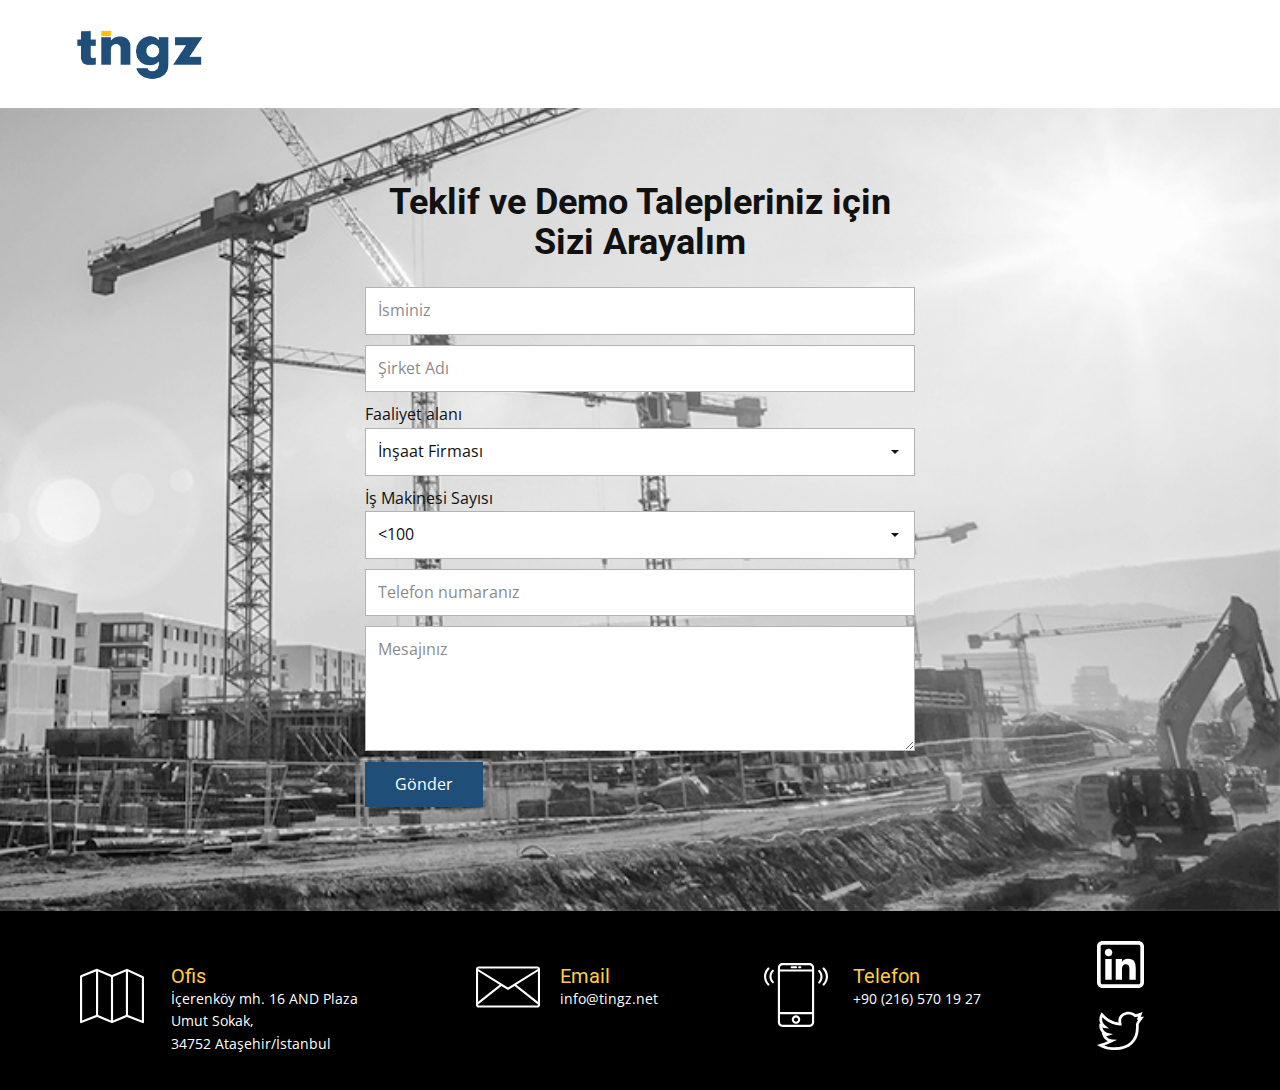
<file: tingz/Teklif-ve-Demo-Talebi.html>
<!DOCTYPE html>
<html style="font-size: 16px;">
  <head>
    <meta name="viewport" content="width=device-width, initial-scale=1.0">
    <meta charset="utf-8">
    <meta name="keywords" content="endüstri 4.0, makine takip, iot, sensör, iş makinesi, inşaat, şantiye takip">
    <meta name="description" content="TINGZ- Yenilikçi İş Makinesi Takip Platformu">
    <meta name="page_type" content="np-template-header-footer-from-plugin">
    <title>tingz.net - Teklif ve Demo Talebi</title>
    <link rel="stylesheet" href="nicepage.css" media="screen">
<link rel="stylesheet" href="Teklif-ve-Demo-Talebi.css" media="screen">
    <script class="u-script" type="text/javascript" src="jquery.js" defer=""></script>
    <script class="u-script" type="text/javascript" src="nicepage.js" defer=""></script>
    <meta name="generator" content="Nicepage 3.16.1, nicepage.com">
    <link rel="canonical" href="https://www.tingz.net/teklif-alin">
    <link rel="icon" href="images/favicon.png">
    <link id="u-theme-google-font" rel="stylesheet" href="https://fonts.googleapis.com/css?family=Roboto:100,100i,300,300i,400,400i,500,500i,700,700i,900,900i|Open+Sans:300,300i,400,400i,600,600i,700,700i,800,800i">
    
    
    
    <script type="application/ld+json">{
		"@context": "http://schema.org",
		"@type": "Organization",
		"name": "Ana Sayfa",
		"url": "index.html",
		"logo": "images/default-logo.png",
		"sameAs": []
}</script>

<script>
function myResultFunction() {
alert("Bilgilerinizi aldık. Teşekkür ederiz!");
window.location.href = "http://tingz.net";
}
</script>
    <meta property="og:title" content="Teklif ve Demo Talebi">
    <meta property="og:type" content="website">
    <meta property="og:description" content="TINGZ- Yenilikçi İş Makinesi Takip Platformu">
    <meta name="theme-color" content="#834496">
    <meta property="og:url" content="index.html">
  </head>
  <body class="u-body"><header class="u-align-left u-clearfix u-header u-white u-header" id="sec-d37b"><div class="u-clearfix u-sheet u-sheet-1">
        <img class="u-image u-image-default u-image-1" src="images/LogoPNG-removebg-preview-CROP.png" alt="" data-image-width="437" data-image-height="172" data-href="index.html" data-page-id="44663731">
      </div></header>
    <section class="u-align-center u-clearfix u-image u-section-1" id="sec-e2d1" data-image-width="1000" data-image-height="468">
      <div class="u-clearfix u-sheet u-sheet-1">
        <h2 class="u-text u-text-1">Teklif ve Demo Talepleriniz için Sizi Arayalım</h2>
        <div class="u-form u-form-1">
          <form action="https://formsubmit.io/send/c5579ea0-7909-46df-9803-f3aeebd6c117" method="POST" class="u-clearfix u-form-spacing-10 u-form-vertical u-inner-form" style="padding: 10px" source="custom" name="form" onsubmit="myResultFunction()"  >
            <div class="u-form-group u-form-name">
              <label for="name-3b9a" class="u-form-control-hidden u-label">Name</label>
              <input type="text" placeholder="İsminiz" id="name-3b9a" name="name" class="u-border-1 u-border-grey-30 u-input u-input-rectangle u-white" required="">
            </div>
            <div class="u-form-group u-form-group-2">
              <label for="text-ff48" class="u-form-control-hidden u-label"></label>
              <input type="text" placeholder="Şirket Adı" id="text-ff48" name="company name" class="u-border-1 u-border-grey-30 u-input u-input-rectangle u-white">
            </div>
            <div class="u-form-group u-form-select u-form-group-3">
              <label for="select-695a" class="u-label">Faaliyet alanı</label>
              <div class="u-form-select-wrapper">
                <select id="select-695a" name="select" class="u-border-1 u-border-grey-30 u-input u-input-rectangle u-white">
                  <option value="İnşaat Firması">İnşaat Firması</option>
                  <option value="Maden İşletmesi">Maden İşletmesi</option>
                  <option value="Fabrika">Fabrika</option>
                  <option value="Taşeron">Taşeron</option>
                  <option value="İş Makinesi Kiralama">İş Makinesi Kiralama</option>
                  <option value="Sistem Entegratörü">Sistem Entegratörü</option>
                </select>
                <svg xmlns="http://www.w3.org/2000/svg" width="14" height="12" version="1" class="u-caret"><path fill="currentColor" d="M4 8L0 4h8z"></path></svg>
              </div>
            </div>
            <div class="u-form-group u-form-select u-form-group-4">
              <label for="select-e071" class="u-label">İş Makinesi Sayısı</label>
              <div class="u-form-select-wrapper">
                <select id="select-e071" name="select-2" class="u-border-1 u-border-grey-30 u-input u-input-rectangle u-white">
                  <option value="<100">&lt;100</option>
                  <option value="100-500">100-500</option>
                  <option value="500-1000">500-1000</option>
                  <option value=">1000">&gt;1000</option>
                </select>
                <svg xmlns="http://www.w3.org/2000/svg" width="14" height="12" version="1" class="u-caret"><path fill="currentColor" d="M4 8L0 4h8z"></path></svg>
              </div>
            </div>
            <div class="u-form-group u-form-phone u-form-group-5">
              <label for="phone-b81f" class="u-form-control-hidden u-label">Phone</label>
              <input type="tel" pattern="\+?\d{0,3}[\s\(\-]?([0-9]{2,3})[\s\)\-]?([\s\-]?)([0-9]{3})[\s\-]?([0-9]{2})[\s\-]?([0-9]{2})" placeholder="Telefon numaranız" id="phone-b81f" name="phone" class="u-border-1 u-border-grey-30 u-input u-input-rectangle u-white">
            </div>
            <div class="u-form-group u-form-message">
              <label for="message-3b9a" class="u-form-control-hidden u-label">Message</label>
              <textarea placeholder="Mesajınız" rows="4" cols="50" id="message-3b9a" name="message" class="u-border-1 u-border-grey-30 u-input u-input-rectangle u-white" required=""></textarea>
			  <input name="_formsubmit_id" type="text" style="display:none">
            </div>
            <div class="u-align-left u-form-group u-form-submit">
              <a href="#" class="u-btn u-btn-submit u-button-style u-custom-color-4 u-btn-1">Gönder</a>
              <input type="submit" value="submit" class="u-form-control-hidden">
            </div>
            <!--
			<div class="u-form-send-message u-form-send-success"> Thank you! Your message has been sent. </div>
            <div class="u-form-send-error u-form-send-message"> Unable to send your message. Please fix errors then try again. </div>
			-->
            <input type="hidden" value="" name="recaptchaResponse">
          </form>
        </div>
      </div>
    </section>
    <section class="u-black u-clearfix u-section-2" id="sec-002b">
      <div class="u-clearfix u-sheet u-sheet-1">
        <div class="u-clearfix u-gutter-8 u-layout-wrap u-layout-wrap-1">
          <div class="u-layout">
            <div class="u-layout-row">
              <div class="u-container-style u-layout-cell u-left-cell u-size-16 u-size-20-md u-layout-cell-1">
                <div class="u-container-layout"><span class="u-icon u-icon-circle u-icon-1"><svg class="u-svg-link" preserveAspectRatio="xMidYMin slice" viewBox="0 0 60 60" style="undefined"><use xmlns:xlink="http://www.w3.org/1999/xlink" xlink:href="#svg-a70d"></use></svg><svg xmlns="http://www.w3.org/2000/svg" xmlns:xlink="http://www.w3.org/1999/xlink" version="1.1" id="svg-a70d" x="0px" y="0px" viewBox="0 0 60 60" style="enable-background:new 0 0 60 60;" xml:space="preserve" class="u-svg-content"><path d="M59.423,11.591l-15-7c-0.015-0.007-0.032-0.009-0.047-0.015c-0.042-0.017-0.085-0.03-0.128-0.041  c-0.036-0.009-0.071-0.018-0.107-0.023c-0.045-0.007-0.09-0.008-0.136-0.008c-0.037,0-0.074,0-0.111,0.004  c-0.043,0.004-0.084,0.014-0.126,0.024c-0.04,0.01-0.08,0.02-0.119,0.034c-0.014,0.005-0.029,0.006-0.043,0.012L30,10.409  L16.394,4.578c-0.009-0.004-0.018-0.004-0.027-0.008c-0.04-0.016-0.081-0.025-0.122-0.035c-0.038-0.01-0.076-0.021-0.115-0.027  c-0.042-0.005-0.083-0.004-0.125-0.004c-0.039,0-0.077-0.003-0.115,0.002c-0.043,0.005-0.085,0.017-0.127,0.027  c-0.037,0.009-0.074,0.016-0.11,0.029c-0.008,0.003-0.017,0.003-0.025,0.007l-15,6C0.249,10.721,0,11.088,0,11.497v43  c0,0.332,0.165,0.642,0.439,0.828C0.607,55.438,0.803,55.497,1,55.497c0.125,0,0.251-0.023,0.372-0.071l14.616-5.846l13.619,5.836  c0.014,0.006,0.029,0.003,0.043,0.009c0.114,0.043,0.231,0.072,0.351,0.072s0.238-0.029,0.351-0.072  c0.014-0.005,0.029-0.003,0.043-0.009l13.619-5.836l14.616,5.846c0.12,0.048,0.246,0.071,0.372,0.071  c0.197,0,0.393-0.059,0.561-0.172C59.835,55.139,60,54.829,60,54.497v-42C60,12.108,59.775,11.755,59.423,11.591z M2,12.174l13-5.2  V47.82l-13,5.2V12.174z M17,7.014l12,5.143V52.98l-12-5.143V7.014z M31,12.156l12-5.143v40.824L31,52.98V12.156z M58,53.02l-13-5.2  V7.067l13,6.066V53.02z"></path><g></g><g></g><g></g><g></g><g></g><g></g><g></g><g></g><g></g><g></g><g></g><g></g><g></g><g></g><g></g></svg></span>
                  <h3 class="u-text u-text-palette-4-base u-text-1">Ofis</h3>
                  <p class="u-text u-text-2">İçerenköy mh. 16 AND Plaza&nbsp;<br>Umut Sokak,&nbsp;<br>34752 Ataşehir/İstanbul
                  </p>
                </div>
              </div>
              <div class="u-container-style u-layout-cell u-size-18 u-size-20-md u-layout-cell-2">
                <div class="u-container-layout"><span class="u-icon u-icon-circle u-icon-2"><svg class="u-svg-link" preserveAspectRatio="xMidYMin slice" viewBox="0 0 370.88 370.88" style="undefined"><use xmlns:xlink="http://www.w3.org/1999/xlink" xlink:href="#svg-0de6"></use></svg><svg xmlns="http://www.w3.org/2000/svg" xmlns:xlink="http://www.w3.org/1999/xlink" version="1.1" id="svg-0de6" x="0px" y="0px" viewBox="0 0 370.88 370.88" style="enable-background:new 0 0 370.88 370.88;" xml:space="preserve" class="u-svg-content"><g><g><path d="M355.6,66.16H15.28C6.841,66.16,0,73.001,0,81.44v208c0,8.439,6.841,15.28,15.28,15.28H355.6    c8.439,0,15.28-6.841,15.28-15.28v-208C370.88,73.001,364.039,66.16,355.6,66.16z M15.28,78.16H355.6    c1.436,0.007,2.7,0.947,3.12,2.32L185.44,188.72L12.16,80.48C12.58,79.107,13.844,78.167,15.28,78.16z M12,94.16L136.64,172    L12,270.88V94.16z M358.88,289.36c0,1.812-1.469,3.28-3.28,3.28H15.28c-1.811,0-3.28-1.469-3.28-3.28v-3.2l135.44-107.04    l34.8,21.76c1.955,1.233,4.445,1.233,6.4,0l34.8-21.76l135.44,107.04V289.36z M358.88,270.88l-124.96-98.56l124.96-77.44V270.88z"></path>
</g>
</g><g></g><g></g><g></g><g></g><g></g><g></g><g></g><g></g><g></g><g></g><g></g><g></g><g></g><g></g><g></g></svg></span>
                  <h3 class="u-text u-text-palette-4-base u-text-3">Email&nbsp;</h3>
                  <p class="u-text u-text-4">info@tingz.net</p>
                </div>
              </div>
              <div class="u-container-style u-layout-cell u-right-cell u-size-17 u-size-20-md u-layout-cell-3">
                <div class="u-container-layout"><span class="u-icon u-icon-circle u-icon-3"><svg class="u-svg-link" preserveAspectRatio="xMidYMin slice" viewBox="0 0 60 60" style="undefined"><use xmlns:xlink="http://www.w3.org/1999/xlink" xlink:href="#svg-fce7"></use></svg><svg xmlns="http://www.w3.org/2000/svg" xmlns:xlink="http://www.w3.org/1999/xlink" version="1.1" id="svg-fce7" x="0px" y="0px" viewBox="0 0 60 60" style="enable-background:new 0 0 60 60;" xml:space="preserve" class="u-svg-content"><g><path d="M42.595,0H17.405C14.977,0,13,1.977,13,4.405v51.189C13,58.023,14.977,60,17.405,60h25.189C45.023,60,47,58.023,47,55.595   V4.405C47,1.977,45.023,0,42.595,0z M15,8h30v38H15V8z M17.405,2h25.189C43.921,2,45,3.079,45,4.405V6H15V4.405   C15,3.079,16.079,2,17.405,2z M42.595,58H17.405C16.079,58,15,56.921,15,55.595V48h30v7.595C45,56.921,43.921,58,42.595,58z"></path><path d="M30,49c-2.206,0-4,1.794-4,4s1.794,4,4,4s4-1.794,4-4S32.206,49,30,49z M30,55c-1.103,0-2-0.897-2-2s0.897-2,2-2   s2,0.897,2,2S31.103,55,30,55z"></path><path d="M26,5h4c0.553,0,1-0.447,1-1s-0.447-1-1-1h-4c-0.553,0-1,0.447-1,1S25.447,5,26,5z"></path><path d="M33,5h1c0.553,0,1-0.447,1-1s-0.447-1-1-1h-1c-0.553,0-1,0.447-1,1S32.447,5,33,5z"></path><path d="M56.612,4.569c-0.391-0.391-1.023-0.391-1.414,0s-0.391,1.023,0,1.414c3.736,3.736,3.736,9.815,0,13.552   c-0.391,0.391-0.391,1.023,0,1.414c0.195,0.195,0.451,0.293,0.707,0.293s0.512-0.098,0.707-0.293   C61.128,16.434,61.128,9.085,56.612,4.569z"></path><path d="M52.401,6.845c-0.391-0.391-1.023-0.391-1.414,0s-0.391,1.023,0,1.414c1.237,1.237,1.918,2.885,1.918,4.639   s-0.681,3.401-1.918,4.638c-0.391,0.391-0.391,1.023,0,1.414c0.195,0.195,0.451,0.293,0.707,0.293s0.512-0.098,0.707-0.293   c1.615-1.614,2.504-3.764,2.504-6.052S54.017,8.459,52.401,6.845z"></path><path d="M4.802,5.983c0.391-0.391,0.391-1.023,0-1.414s-1.023-0.391-1.414,0c-4.516,4.516-4.516,11.864,0,16.38   c0.195,0.195,0.451,0.293,0.707,0.293s0.512-0.098,0.707-0.293c0.391-0.391,0.391-1.023,0-1.414   C1.065,15.799,1.065,9.72,4.802,5.983z"></path><path d="M9.013,6.569c-0.391-0.391-1.023-0.391-1.414,0c-1.615,1.614-2.504,3.764-2.504,6.052s0.889,4.438,2.504,6.053   c0.195,0.195,0.451,0.293,0.707,0.293s0.512-0.098,0.707-0.293c0.391-0.391,0.391-1.023,0-1.414   c-1.237-1.237-1.918-2.885-1.918-4.639S7.775,9.22,9.013,7.983C9.403,7.593,9.403,6.96,9.013,6.569z"></path>
</g><g></g><g></g><g></g><g></g><g></g><g></g><g></g><g></g><g></g><g></g><g></g><g></g><g></g><g></g><g></g></svg></span>
                  <h3 class="u-text u-text-palette-4-base u-text-5">Telefon</h3>
                  <p class="u-text u-text-6">+90 (216) 570 19 27<br>
                  </p>
                </div>
              </div>
              <div class="u-container-style u-layout-cell u-size-9 u-layout-cell-4">
                <div class="u-container-layout u-container-layout-4"><span class="u-icon u-icon-circle u-text-white u-icon-4" data-href="https://tr.linkedin.com/company/tingznet"><svg class="u-svg-link" preserveAspectRatio="xMidYMin slice" viewBox="0 0 512 512" style=""><use xmlns:xlink="http://www.w3.org/1999/xlink" xlink:href="#svg-8f25"></use></svg><svg class="u-svg-content" viewBox="0 0 512 512" id="svg-8f25"><path d="m160.007812 423h-70v-226h70zm6.984376-298.003906c0-22.628906-18.359376-40.996094-40.976563-40.996094-22.703125 0-41.015625 18.367188-41.015625 40.996094 0 22.636718 18.3125 41.003906 41.015625 41.003906 22.617187 0 40.976563-18.367188 40.976563-41.003906zm255.007812 173.667968c0-60.667968-12.816406-105.664062-83.6875-105.664062-34.054688 0-56.914062 17.03125-66.246094 34.742188h-.066406v-30.742188h-68v226h68v-112.210938c0-29.386718 7.480469-57.855468 43.90625-57.855468 35.929688 0 37.09375 33.605468 37.09375 59.722656v110.34375h69zm90 153.335938v-392c0-33.085938-26.914062-60-60-60h-392c-33.085938 0-60 26.914062-60 60v392c0 33.085938 26.914062 60 60 60h392c33.085938 0 60-26.914062 60-60zm-60-412c11.027344 0 20 8.972656 20 20v392c0 11.027344-8.972656 20-20 20h-392c-11.027344 0-20-8.972656-20-20v-392c0-11.027344 8.972656-20 20-20zm0 0"></path></svg></span><span class="u-icon u-icon-circle u-text-white u-icon-5" data-href="https://twitter.com/TingzIOT"><svg class="u-svg-link" preserveAspectRatio="xMidYMin slice" viewBox="0 -47 512.00004 512" style=""><use xmlns:xlink="http://www.w3.org/1999/xlink" xlink:href="#svg-02fb"></use></svg><svg class="u-svg-content" viewBox="0 -47 512.00004 512" id="svg-02fb"><path d="m512 55.964844c-32.207031 1.484375-31.503906 1.363281-35.144531 1.667968l19.074219-54.472656s-59.539063 21.902344-74.632813 25.820313c-39.640625-35.628907-98.5625-37.203125-140.6875-11.3125-34.496094 21.207031-53.011719 57.625-46.835937 100.191406-67.136719-9.316406-123.703126-41.140625-168.363282-94.789063l-14.125-16.964843-10.554687 19.382812c-13.339844 24.492188-17.769531 52.496094-12.476563 78.851563 2.171875 10.8125 5.863282 21.125 10.976563 30.78125l-12.117188-4.695313-1.4375 20.246094c-1.457031 20.566406 5.390625 44.574219 18.320313 64.214844 3.640625 5.53125 8.328125 11.605469 14.269531 17.597656l-6.261719-.960937 7.640625 23.199218c10.042969 30.480469 30.902344 54.0625 57.972657 67.171875-27.035157 11.472657-48.875 18.792969-84.773438 30.601563l-32.84375 10.796875 30.335938 16.585937c11.566406 6.324219 52.4375 27.445313 92.820312 33.78125 89.765625 14.078125 190.832031 2.613282 258.871094-58.664062 57.308594-51.613282 76.113281-125.03125 72.207031-201.433594-.589844-11.566406 2.578125-22.605469 8.921875-31.078125 12.707031-16.964844 48.765625-66.40625 48.84375-66.519531zm-72.832031 48.550781c-10.535157 14.066406-15.8125 32.03125-14.867188 50.578125 3.941407 77.066406-17.027343 136.832031-62.328125 177.628906-52.917968 47.660156-138.273437 66.367188-234.171875 51.324219-17.367187-2.722656-35.316406-8.820313-50.171875-14.910156 30.097656-10.355469 53.339844-19.585938 90.875-37.351563l52.398438-24.800781-57.851563-3.703125c-27.710937-1.773438-50.785156-15.203125-64.96875-37.007812 7.53125-.4375 14.792969-1.65625 22.023438-3.671876l55.175781-15.367187-55.636719-13.625c-27.035156-6.621094-42.445312-22.796875-50.613281-35.203125-5.363281-8.152344-8.867188-16.503906-10.96875-24.203125 5.578125 1.496094 12.082031 2.5625 22.570312 3.601563l51.496094 5.09375-40.800781-31.828126c-29.398437-22.929687-41.179687-57.378906-32.542969-90.496093 91.75 95.164062 199.476563 88.011719 210.320313 90.527343-2.386719-23.183593-2.449219-23.238281-3.074219-25.445312-13.886719-49.089844 16.546875-74.015625 30.273438-82.453125 28.671874-17.621094 74.183593-20.277344 105.707031 8.753906 6.808593 6.265625 16.015625 8.730469 24.632812 6.589844 7.734375-1.921875 14.082031-3.957031 20.296875-6.171875l-12.9375 36.945312 16.515625.011719c-3.117187 4.179688-6.855469 9.183594-11.351562 15.183594zm0 0"></path></svg></span>
                </div>
              </div>
            </div>
          </div>
        </div>
      </div>
    </section>
    
    
    
  </body>
</html>
</file>
<file: assets/vendor/venobox/venobox.css>
/* ------ venobox.css --------*/
.vbox-overlay *, .vbox-overlay *:before, .vbox-overlay *:after{
    -webkit-backface-visibility: hidden;
    -webkit-box-sizing:border-box;
    -moz-box-sizing:border-box;
    box-sizing:border-box;
}
.vbox-overlay * { 
    -webkit-backface-visibility: visible;
    backface-visibility: visible;
}
.vbox-overlay{
    display: -webkit-flex;
    display: flex;
    -webkit-flex-direction: column;
    flex-direction: column;
    -webkit-justify-content: center;
    justify-content: center;
    -webkit-align-items: center;
    align-items: center;
    position: fixed;
    left: 0;
    top: 0;
    bottom: 0;
    right: 0;
    z-index: 1040;
    -webkit-transform:translateZ(1000px);
    transform: translateZ(1000px);
    transform-style: preserve-3d;
}

/* ----- navigation ----- */
.vbox-title{
    width: 100%;
    height: 40px;
    float: left;
    text-align: center;
    line-height: 28px;
    font-size: 12px;
    padding: 6px 40px;
    overflow: hidden;
    position: fixed;
    display: none;
    left: 0;
    z-index: 1050;
}
.vbox-close{
    cursor: pointer;
    position: fixed;
    top: -1px;
    right: 0;
    width: 50px;
    height: 40px;
    padding: 6px;
    display: block;
    background-position:10px center;
    overflow: hidden;
    font-size: 24px;
    line-height: 1;
    text-align: center;
    z-index: 1050;
}
.vbox-num{
    cursor: pointer;
    position: fixed;
    left: 0;
    height: 40px;
    display: block;
    overflow: hidden;
    line-height: 28px;
    font-size: 12px;
    padding: 6px 10px;
    display: none;
    z-index: 1050;
}
/* ----- navigation ARROWS ----- */
.vbox-next, .vbox-prev{
    position: fixed;
    top: 50%;
    margin-top: -15px;
    overflow: hidden;
    cursor: pointer;
    display: block;
    width: 45px;
    height: 45px;
    z-index: 1050;
}
.vbox-next span, .vbox-prev span{
    position: relative;
    width: 20px;
    height: 20px;
    border: 2px solid transparent;
    border-top-color: #B6B6B6;
    border-right-color: #B6B6B6;
    text-indent: -100px;
    position: absolute;
    top: 8px;
    display: block;
}
.vbox-prev{
    left: 15px;
}
.vbox-next{
    right: 15px;
}
.vbox-prev span{
    left: 10px;
    -ms-transform: rotate(-135deg);
    -webkit-transform: rotate(-135deg);
    transform: rotate(-135deg);
}
.vbox-next span{
    -ms-transform: rotate(45deg);
    -webkit-transform: rotate(45deg);
    transform: rotate(45deg);
    right: 10px;
}
/* ------- inline window ------ */
.vbox-inline{
    width: 420px;
    height: 315px;
    height: 70vh;
    padding: 10px;
    background: #fff;
    margin: 0 auto;
    overflow: auto;
    text-align: left;
}
/* ------- Video & iFrames window ------ */
.venoframe{
    max-width: 100%;
    width: 100%;
    border: none;
    width: 100%;
    height: 260px;
    height: 70vh;
}
.venoframe.vbvid{
    height: 260px;
}
@media (min-width: 768px) {
    .venoframe, .vbox-inline{
        width: 90%;
        height: 360px;
        height: 70vh;
    }
    .venoframe.vbvid{
        width: 640px;
        height: 360px;
    }
}
@media (min-width: 992px) {
    .venoframe, .vbox-inline{
        max-width: 1200px;
        width: 80%;
        height: 540px;
        height: 70vh;
    }
    .venoframe.vbvid{
        width: 960px;
        height: 540px;
    }
}
/* 
Please do NOT edit this part! 
or at least read this note: http://i.imgur.com/7C0ws9e.gif
*/
.vbox-open{
    overflow: hidden;
}
.vbox-container{
    position: absolute;
    left: 0;
    right: 0;
    top: 0;
    bottom: 0;
    overflow-x: hidden;
    overflow-y: scroll;
    overflow-scrolling: touch;
    -webkit-overflow-scrolling: touch;
    z-index: 20;
    max-height: 100%;

}

.vbox-content{
    text-align: center;
    float: left;
    width: 100%;
    position: relative;
    overflow: hidden;
    padding: 20px 10px;
}
.vbox-container img{
    max-width: 100%;
    height: auto;
}
.vbox-figlio{
    box-shadow: 0 0 12px rgba(0,0,0,0.19), 0 6px 6px rgba(0,0,0,0.23);
    max-width: 100%;
    text-align: initial;
}
img.vbox-figlio{
    -webkit-user-select: none;
-khtml-user-select: none;
-moz-user-select: none;
-o-user-select: none;
user-select: none;
}
.vbox-content.swipe-left{
    margin-left: -200px !important;
}
.vbox-content.swipe-right{
    margin-left: 200px !important;
}
.vbox-animated{
    webkit-transition: margin 300ms ease-out;
    transition: margin 300ms ease-out;
}

/* ---------- preloader ----------
 * SPINKIT 
 * http://tobiasahlin.com/spinkit/
-------------------------------- */
.sk-double-bounce,.sk-rotating-plane{width:40px;height:40px;margin:40px auto}.sk-rotating-plane{background-color:#333;-webkit-animation:sk-rotatePlane 1.2s infinite ease-in-out;animation:sk-rotatePlane 1.2s infinite ease-in-out}@-webkit-keyframes sk-rotatePlane{0%{-webkit-transform:perspective(120px) rotateX(0) rotateY(0);transform:perspective(120px) rotateX(0) rotateY(0)}50%{-webkit-transform:perspective(120px) rotateX(-180.1deg) rotateY(0);transform:perspective(120px) rotateX(-180.1deg) rotateY(0)}100%{-webkit-transform:perspective(120px) rotateX(-180deg) rotateY(-179.9deg);transform:perspective(120px) rotateX(-180deg) rotateY(-179.9deg)}}@keyframes sk-rotatePlane{0%{-webkit-transform:perspective(120px) rotateX(0) rotateY(0);transform:perspective(120px) rotateX(0) rotateY(0)}50%{-webkit-transform:perspective(120px) rotateX(-180.1deg) rotateY(0);transform:perspective(120px) rotateX(-180.1deg) rotateY(0)}100%{-webkit-transform:perspective(120px) rotateX(-180deg) rotateY(-179.9deg);transform:perspective(120px) rotateX(-180deg) rotateY(-179.9deg)}}.sk-double-bounce{position:relative}.sk-double-bounce .sk-child{width:100%;height:100%;border-radius:50%;background-color:#333;opacity:.6;position:absolute;top:0;left:0;-webkit-animation:sk-doubleBounce 2s infinite ease-in-out;animation:sk-doubleBounce 2s infinite ease-in-out}.sk-chasing-dots .sk-child,.sk-spinner-pulse,.sk-three-bounce .sk-child{background-color:#333;border-radius:100%}.sk-double-bounce .sk-double-bounce2{-webkit-animation-delay:-1s;animation-delay:-1s}@-webkit-keyframes sk-doubleBounce{0%,100%{-webkit-transform:scale(0);transform:scale(0)}50%{-webkit-transform:scale(1);transform:scale(1)}}@keyframes sk-doubleBounce{0%,100%{-webkit-transform:scale(0);transform:scale(0)}50%{-webkit-transform:scale(1);transform:scale(1)}}.sk-wave{margin:40px auto;width:50px;height:40px;text-align:center;font-size:10px}.sk-wave .sk-rect{background-color:#333;height:100%;width:6px;display:inline-block;-webkit-animation:sk-waveStretchDelay 1.2s infinite ease-in-out;animation:sk-waveStretchDelay 1.2s infinite ease-in-out}.sk-wave .sk-rect1{-webkit-animation-delay:-1.2s;animation-delay:-1.2s}.sk-wave .sk-rect2{-webkit-animation-delay:-1.1s;animation-delay:-1.1s}.sk-wave .sk-rect3{-webkit-animation-delay:-1s;animation-delay:-1s}.sk-wave .sk-rect4{-webkit-animation-delay:-.9s;animation-delay:-.9s}.sk-wave .sk-rect5{-webkit-animation-delay:-.8s;animation-delay:-.8s}@-webkit-keyframes sk-waveStretchDelay{0%,100%,40%{-webkit-transform:scaleY(.4);transform:scaleY(.4)}20%{-webkit-transform:scaleY(1);transform:scaleY(1)}}@keyframes sk-waveStretchDelay{0%,100%,40%{-webkit-transform:scaleY(.4);transform:scaleY(.4)}20%{-webkit-transform:scaleY(1);transform:scaleY(1)}}.sk-wandering-cubes{margin:40px auto;width:40px;height:40px;position:relative}.sk-wandering-cubes .sk-cube{background-color:#333;width:10px;height:10px;position:absolute;top:0;left:0;-webkit-animation:sk-wanderingCube 1.8s ease-in-out -1.8s infinite both;animation:sk-wanderingCube 1.8s ease-in-out -1.8s infinite both}.sk-chasing-dots,.sk-spinner-pulse{width:40px;height:40px;margin:40px auto}.sk-wandering-cubes .sk-cube2{-webkit-animation-delay:-.9s;animation-delay:-.9s}@-webkit-keyframes sk-wanderingCube{0%{-webkit-transform:rotate(0);transform:rotate(0)}25%{-webkit-transform:translateX(30px) rotate(-90deg) scale(.5);transform:translateX(30px) rotate(-90deg) scale(.5)}50%{-webkit-transform:translateX(30px) translateY(30px) rotate(-179deg);transform:translateX(30px) translateY(30px) rotate(-179deg)}50.1%{-webkit-transform:translateX(30px) translateY(30px) rotate(-180deg);transform:translateX(30px) translateY(30px) rotate(-180deg)}75%{-webkit-transform:translateX(0) translateY(30px) rotate(-270deg) scale(.5);transform:translateX(0) translateY(30px) rotate(-270deg) scale(.5)}100%{-webkit-transform:rotate(-360deg);transform:rotate(-360deg)}}@keyframes sk-wanderingCube{0%{-webkit-transform:rotate(0);transform:rotate(0)}25%{-webkit-transform:translateX(30px) rotate(-90deg) scale(.5);transform:translateX(30px) rotate(-90deg) scale(.5)}50%{-webkit-transform:translateX(30px) translateY(30px) rotate(-179deg);transform:translateX(30px) translateY(30px) rotate(-179deg)}50.1%{-webkit-transform:translateX(30px) translateY(30px) rotate(-180deg);transform:translateX(30px) translateY(30px) rotate(-180deg)}75%{-webkit-transform:translateX(0) translateY(30px) rotate(-270deg) scale(.5);transform:translateX(0) translateY(30px) rotate(-270deg) scale(.5)}100%{-webkit-transform:rotate(-360deg);transform:rotate(-360deg)}}.sk-spinner-pulse{-webkit-animation:sk-pulseScaleOut 1s infinite ease-in-out;animation:sk-pulseScaleOut 1s infinite ease-in-out}@-webkit-keyframes sk-pulseScaleOut{0%{-webkit-transform:scale(0);transform:scale(0)}100%{-webkit-transform:scale(1);transform:scale(1);opacity:0}}@keyframes sk-pulseScaleOut{0%{-webkit-transform:scale(0);transform:scale(0)}100%{-webkit-transform:scale(1);transform:scale(1);opacity:0}}.sk-chasing-dots{position:relative;text-align:center;-webkit-animation:sk-chasingDotsRotate 2s infinite linear;animation:sk-chasingDotsRotate 2s infinite linear}.sk-chasing-dots .sk-child{width:60%;height:60%;display:inline-block;position:absolute;top:0;-webkit-animation:sk-chasingDotsBounce 2s infinite ease-in-out;animation:sk-chasingDotsBounce 2s infinite ease-in-out}.sk-chasing-dots .sk-dot2{top:auto;bottom:0;-webkit-animation-delay:-1s;animation-delay:-1s}@-webkit-keyframes sk-chasingDotsRotate{100%{-webkit-transform:rotate(360deg);transform:rotate(360deg)}}@keyframes sk-chasingDotsRotate{100%{-webkit-transform:rotate(360deg);transform:rotate(360deg)}}@-webkit-keyframes sk-chasingDotsBounce{0%,100%{-webkit-transform:scale(0);transform:scale(0)}50%{-webkit-transform:scale(1);transform:scale(1)}}@keyframes sk-chasingDotsBounce{0%,100%{-webkit-transform:scale(0);transform:scale(0)}50%{-webkit-transform:scale(1);transform:scale(1)}}.sk-three-bounce{margin:40px auto;width:80px;text-align:center}.sk-three-bounce .sk-child{width:20px;height:20px;display:inline-block;-webkit-animation:sk-three-bounce 1.4s ease-in-out 0s infinite both;animation:sk-three-bounce 1.4s ease-in-out 0s infinite both}.sk-circle .sk-child:before,.sk-fading-circle .sk-circle:before{display:block;border-radius:100%;content:'';background-color:#333}.sk-three-bounce .sk-bounce1{-webkit-animation-delay:-.32s;animation-delay:-.32s}.sk-three-bounce .sk-bounce2{-webkit-animation-delay:-.16s;animation-delay:-.16s}@-webkit-keyframes sk-three-bounce{0%,100%,80%{-webkit-transform:scale(0);transform:scale(0)}40%{-webkit-transform:scale(1);transform:scale(1)}}@keyframes sk-three-bounce{0%,100%,80%{-webkit-transform:scale(0);transform:scale(0)}40%{-webkit-transform:scale(1);transform:scale(1)}}.sk-circle{margin:40px auto;width:40px;height:40px;position:relative}.sk-circle .sk-child{width:100%;height:100%;position:absolute;left:0;top:0}.sk-circle .sk-child:before{margin:0 auto;width:15%;height:15%;-webkit-animation:sk-circleBounceDelay 1.2s infinite ease-in-out both;animation:sk-circleBounceDelay 1.2s infinite ease-in-out both}.sk-circle .sk-circle2{-webkit-transform:rotate(30deg);-ms-transform:rotate(30deg);transform:rotate(30deg)}.sk-circle .sk-circle3{-webkit-transform:rotate(60deg);-ms-transform:rotate(60deg);transform:rotate(60deg)}.sk-circle .sk-circle4{-webkit-transform:rotate(90deg);-ms-transform:rotate(90deg);transform:rotate(90deg)}.sk-circle .sk-circle5{-webkit-transform:rotate(120deg);-ms-transform:rotate(120deg);transform:rotate(120deg)}.sk-circle .sk-circle6{-webkit-transform:rotate(150deg);-ms-transform:rotate(150deg);transform:rotate(150deg)}.sk-circle .sk-circle7{-webkit-transform:rotate(180deg);-ms-transform:rotate(180deg);transform:rotate(180deg)}.sk-circle .sk-circle8{-webkit-transform:rotate(210deg);-ms-transform:rotate(210deg);transform:rotate(210deg)}.sk-circle .sk-circle9{-webkit-transform:rotate(240deg);-ms-transform:rotate(240deg);transform:rotate(240deg)}.sk-circle .sk-circle10{-webkit-transform:rotate(270deg);-ms-transform:rotate(270deg);transform:rotate(270deg)}.sk-circle .sk-circle11{-webkit-transform:rotate(300deg);-ms-transform:rotate(300deg);transform:rotate(300deg)}.sk-circle .sk-circle12{-webkit-transform:rotate(330deg);-ms-transform:rotate(330deg);transform:rotate(330deg)}.sk-circle .sk-circle2:before{-webkit-animation-delay:-1.1s;animation-delay:-1.1s}.sk-circle .sk-circle3:before{-webkit-animation-delay:-1s;animation-delay:-1s}.sk-circle .sk-circle4:before{-webkit-animation-delay:-.9s;animation-delay:-.9s}.sk-circle .sk-circle5:before{-webkit-animation-delay:-.8s;animation-delay:-.8s}.sk-circle .sk-circle6:before{-webkit-animation-delay:-.7s;animation-delay:-.7s}.sk-circle .sk-circle7:before{-webkit-animation-delay:-.6s;animation-delay:-.6s}.sk-circle .sk-circle8:before{-webkit-animation-delay:-.5s;animation-delay:-.5s}.sk-circle .sk-circle9:before{-webkit-animation-delay:-.4s;animation-delay:-.4s}.sk-circle .sk-circle10:before{-webkit-animation-delay:-.3s;animation-delay:-.3s}.sk-circle .sk-circle11:before{-webkit-animation-delay:-.2s;animation-delay:-.2s}.sk-circle .sk-circle12:before{-webkit-animation-delay:-.1s;animation-delay:-.1s}@-webkit-keyframes sk-circleBounceDelay{0%,100%,80%{-webkit-transform:scale(0);transform:scale(0)}40%{-webkit-transform:scale(1);transform:scale(1)}}@keyframes sk-circleBounceDelay{0%,100%,80%{-webkit-transform:scale(0);transform:scale(0)}40%{-webkit-transform:scale(1);transform:scale(1)}}.sk-cube-grid{width:40px;height:40px;margin:40px auto}.sk-cube-grid .sk-cube{width:33.33%;height:33.33%;background-color:#333;float:left;-webkit-animation:sk-cubeGridScaleDelay 1.3s infinite ease-in-out;animation:sk-cubeGridScaleDelay 1.3s infinite ease-in-out}.sk-cube-grid .sk-cube1{-webkit-animation-delay:.2s;animation-delay:.2s}.sk-cube-grid .sk-cube2{-webkit-animation-delay:.3s;animation-delay:.3s}.sk-cube-grid .sk-cube3{-webkit-animation-delay:.4s;animation-delay:.4s}.sk-cube-grid .sk-cube4{-webkit-animation-delay:.1s;animation-delay:.1s}.sk-cube-grid .sk-cube5{-webkit-animation-delay:.2s;animation-delay:.2s}.sk-cube-grid .sk-cube6{-webkit-animation-delay:.3s;animation-delay:.3s}.sk-cube-grid .sk-cube7{-webkit-animation-delay:0ms;animation-delay:0ms}.sk-cube-grid .sk-cube8{-webkit-animation-delay:.1s;animation-delay:.1s}.sk-cube-grid .sk-cube9{-webkit-animation-delay:.2s;animation-delay:.2s}@-webkit-keyframes sk-cubeGridScaleDelay{0%,100%,70%{-webkit-transform:scale3D(1,1,1);transform:scale3D(1,1,1)}35%{-webkit-transform:scale3D(0,0,1);transform:scale3D(0,0,1)}}@keyframes sk-cubeGridScaleDelay{0%,100%,70%{-webkit-transform:scale3D(1,1,1);transform:scale3D(1,1,1)}35%{-webkit-transform:scale3D(0,0,1);transform:scale3D(0,0,1)}}.sk-fading-circle{margin:40px auto;width:40px;height:40px;position:relative}.sk-fading-circle .sk-circle{width:100%;height:100%;position:absolute;left:0;top:0}.sk-fading-circle .sk-circle:before{margin:0 auto;width:15%;height:15%;-webkit-animation:sk-circleFadeDelay 1.2s infinite ease-in-out both;animation:sk-circleFadeDelay 1.2s infinite ease-in-out both}.sk-fading-circle .sk-circle2{-webkit-transform:rotate(30deg);-ms-transform:rotate(30deg);transform:rotate(30deg)}.sk-fading-circle .sk-circle3{-webkit-transform:rotate(60deg);-ms-transform:rotate(60deg);transform:rotate(60deg)}.sk-fading-circle .sk-circle4{-webkit-transform:rotate(90deg);-ms-transform:rotate(90deg);transform:rotate(90deg)}.sk-fading-circle .sk-circle5{-webkit-transform:rotate(120deg);-ms-transform:rotate(120deg);transform:rotate(120deg)}.sk-fading-circle .sk-circle6{-webkit-transform:rotate(150deg);-ms-transform:rotate(150deg);transform:rotate(150deg)}.sk-fading-circle .sk-circle7{-webkit-transform:rotate(180deg);-ms-transform:rotate(180deg);transform:rotate(180deg)}.sk-fading-circle .sk-circle8{-webkit-transform:rotate(210deg);-ms-transform:rotate(210deg);transform:rotate(210deg)}.sk-fading-circle .sk-circle9{-webkit-transform:rotate(240deg);-ms-transform:rotate(240deg);transform:rotate(240deg)}.sk-fading-circle .sk-circle10{-webkit-transform:rotate(270deg);-ms-transform:rotate(270deg);transform:rotate(270deg)}.sk-fading-circle .sk-circle11{-webkit-transform:rotate(300deg);-ms-transform:rotate(300deg);transform:rotate(300deg)}.sk-fading-circle .sk-circle12{-webkit-transform:rotate(330deg);-ms-transform:rotate(330deg);transform:rotate(330deg)}.sk-fading-circle .sk-circle2:before{-webkit-animation-delay:-1.1s;animation-delay:-1.1s}.sk-fading-circle .sk-circle3:before{-webkit-animation-delay:-1s;animation-delay:-1s}.sk-fading-circle .sk-circle4:before{-webkit-animation-delay:-.9s;animation-delay:-.9s}.sk-fading-circle .sk-circle5:before{-webkit-animation-delay:-.8s;animation-delay:-.8s}.sk-fading-circle .sk-circle6:before{-webkit-animation-delay:-.7s;animation-delay:-.7s}.sk-fading-circle .sk-circle7:before{-webkit-animation-delay:-.6s;animation-delay:-.6s}.sk-fading-circle .sk-circle8:before{-webkit-animation-delay:-.5s;animation-delay:-.5s}.sk-fading-circle .sk-circle9:before{-webkit-animation-delay:-.4s;animation-delay:-.4s}.sk-fading-circle .sk-circle10:before{-webkit-animation-delay:-.3s;animation-delay:-.3s}.sk-fading-circle .sk-circle11:before{-webkit-animation-delay:-.2s;animation-delay:-.2s}.sk-fading-circle .sk-circle12:before{-webkit-animation-delay:-.1s;animation-delay:-.1s}@-webkit-keyframes sk-circleFadeDelay{0%,100%,39%{opacity:0}40%{opacity:1}}@keyframes sk-circleFadeDelay{0%,100%,39%{opacity:0}40%{opacity:1}}.sk-folding-cube{margin:40px auto;width:40px;height:40px;position:relative;-webkit-transform:rotateZ(45deg);transform:rotateZ(45deg)}.sk-folding-cube .sk-cube{float:left;width:50%;height:50%;position:relative;-webkit-transform:scale(1.1);-ms-transform:scale(1.1);transform:scale(1.1)}.sk-folding-cube .sk-cube:before{content:'';position:absolute;top:0;left:0;width:100%;height:100%;background-color:#333;-webkit-animation:sk-foldCubeAngle 2.4s infinite linear both;animation:sk-foldCubeAngle 2.4s infinite linear both;-webkit-transform-origin:100% 100%;-ms-transform-origin:100% 100%;transform-origin:100% 100%}.sk-folding-cube .sk-cube2{-webkit-transform:scale(1.1) rotateZ(90deg);transform:scale(1.1) rotateZ(90deg)}.sk-folding-cube .sk-cube3{-webkit-transform:scale(1.1) rotateZ(180deg);transform:scale(1.1) rotateZ(180deg)}.sk-folding-cube .sk-cube4{-webkit-transform:scale(1.1) rotateZ(270deg);transform:scale(1.1) rotateZ(270deg)}.sk-folding-cube .sk-cube2:before{-webkit-animation-delay:.3s;animation-delay:.3s}.sk-folding-cube .sk-cube3:before{-webkit-animation-delay:.6s;animation-delay:.6s}.sk-folding-cube .sk-cube4:before{-webkit-animation-delay:.9s;animation-delay:.9s}@-webkit-keyframes sk-foldCubeAngle{0%,10%{-webkit-transform:perspective(140px) rotateX(-180deg);transform:perspective(140px) rotateX(-180deg);opacity:0}25%,75%{-webkit-transform:perspective(140px) rotateX(0);transform:perspective(140px) rotateX(0);opacity:1}100%,90%{-webkit-transform:perspective(140px) rotateY(180deg);transform:perspective(140px) rotateY(180deg);opacity:0}}@keyframes sk-foldCubeAngle{0%,10%{-webkit-transform:perspective(140px) rotateX(-180deg);transform:perspective(140px) rotateX(-180deg);opacity:0}25%,75%{-webkit-transform:perspective(140px) rotateX(0);transform:perspective(140px) rotateX(0);opacity:1}100%,90%{-webkit-transform:perspective(140px) rotateY(180deg);transform:perspective(140px) rotateY(180deg);opacity:0}}
</file>
<file: assets/css/style.css>
/**
* Template Name: Mamba - v2.1.0
* Template URL: https://bootstrapmade.com/mamba-one-page-bootstrap-template-free/
* Author: BootstrapMade.com
* License: https://bootstrapmade.com/license/
*/

/*--------------------------------------------------------------
# General
--------------------------------------------------------------*/
body {
  font-family: "Open Sans", sans-serif;
  color: #444;
}

a {
  color: #428bca;
}

a:hover {
  color: #9eccf4;
  text-decoration: none;
}

h1, h2, h3, h4, h5, h6, .font-primary {
  font-family: "Raleway", sans-serif;
}

/*--------------------------------------------------------------
# Back to top button
--------------------------------------------------------------*/
.back-to-top {
  position: fixed;
  display: none;
  width: 40px;
  height: 40px;
  border-radius: 3px;
  right: 15px;
  bottom: 15px;
  background: #428bca;
  color: #fff;
  transition: display 0.5s ease-in-out;
  z-index: 99999;
}

.back-to-top i {
  font-size: 24px;
  position: absolute;
  top: 8px;
  left: 8px;
}

.back-to-top:hover {
  color: #fff;
  background: #629fd3;
  transition: background 0.2s ease-in-out;
}

/*--------------------------------------------------------------
# Top Bar
--------------------------------------------------------------*/
#topbar {
  background: #fff;
  padding: 10px 0;
  border-bottom: 1px solid #eee;
  font-size: 14px;
}

#topbar .contact-info a {
  line-height: 1;
  color: #444;
  transition: 0.3s;
}

#topbar .contact-info a:hover {
  color: #428bca;
}

#topbar .contact-info i {
  color: #428bca;
  padding: 4px;
}

#topbar .contact-info .icofont-phone {
  padding-left: 20px;
  margin-left: 10px;
}

#topbar .social-links a {
  color: #5c768d;
  padding: 4px 12px;
  display: inline-block;
  line-height: 1px;
  transition: 0.3s;
}

#topbar .social-links a:hover {
  color: #428bca;
}

/*--------------------------------------------------------------
# Header
--------------------------------------------------------------*/
#header {
  height: 70px;
  transition: all 0.5s;
  transition: all 0.5s;
  padding: 10px 0;
  background: #fff;
  z-index: 997;
}

#header.header-scrolled {
  box-shadow: 0px 0px 20px 0px rgba(0, 0, 0, 0.1);
}

#header .logo h1 {
  font-size: 28px;
  margin: 0;
  padding: 10px 0;
  line-height: 1;
  font-weight: 400;
  letter-spacing: 3px;
  text-transform: uppercase;
}

#header .logo h1 a, #header .logo h1 a:hover {
  color: #1c5c93;
  text-decoration: none;
}

#header .logo img {
  padding: 0;
  margin: 0;
  max-height: 40px;
}

/*--------------------------------------------------------------
# Navigation Menu
--------------------------------------------------------------*/
/* Desktop Navigation */
.nav-menu, .nav-menu * {
  margin: 0;
  padding: 0;
  list-style: none;
}

.nav-menu > ul > li {
  position: relative;
  white-space: nowrap;
  float: left;
}

.nav-menu a {
  display: block;
  position: relative;
  color: #5c768d;
  padding: 12px 15px;
  transition: 0.3s;
  font-size: 14px;
  font-family: "Open Sans", sans-serif;
}

.nav-menu a:hover, .nav-menu .active > a, .nav-menu li:hover > a {
  color: #428bca;
  text-decoration: none;
}

.nav-menu .drop-down ul {
  display: block;
  position: absolute;
  left: 0;
  top: 100%;
  z-index: 99;
  opacity: 0;
  visibility: hidden;
  padding: 10px 0;
  background: #fff;
  box-shadow: 0px 0px 30px rgba(127, 137, 161, 0.25);
  transition: ease all 0.3s;
}

.nav-menu .drop-down:hover > ul {
  opacity: 1;
  top: 100%;
  visibility: visible;
}

.nav-menu .drop-down li {
  min-width: 180px;
  position: relative;
}

.nav-menu .drop-down ul a {
  padding: 10px 20px;
  font-size: 14px;
  font-weight: 500;
  text-transform: none;
  color: #103453;
}

.nav-menu .drop-down ul a:hover, .nav-menu .drop-down ul .active > a, .nav-menu .drop-down ul li:hover > a {
  color: #428bca;
}

.nav-menu .drop-down > a:after {
  content: "\ea99";
  font-family: IcoFont;
  padding-left: 5px;
}

.nav-menu .drop-down .drop-down ul {
  top: 0;
  left: 100%;
}

.nav-menu .drop-down .drop-down:hover > ul {
  opacity: 1;
  top: 0;
}

.nav-menu .drop-down .drop-down > a {
  padding-right: 35px;
}

.nav-menu .drop-down .drop-down > a:after {
  content: "\eaa0";
  font-family: IcoFont;
  position: absolute;
  right: 15px;
}

@media (max-width: 1366px) {
  .nav-menu .drop-down .drop-down ul {
    left: -90%;
  }
  .nav-menu .drop-down .drop-down:hover > ul {
    left: -100%;
  }
  .nav-menu .drop-down .drop-down > a:after {
    content: "\ea9d";
  }
}

/* Mobile Navigation */
.mobile-nav {
  position: fixed;
  top: 0;
  bottom: 0;
  z-index: 9999;
  overflow-y: auto;
  left: -260px;
  width: 260px;
  padding-top: 18px;
  background: #1f3548;
  transition: 0.4s;
}

.mobile-nav * {
  margin: 0;
  padding: 0;
  list-style: none;
}

.mobile-nav a {
  display: block;
  position: relative;
  color: #e3f0fc;
  padding: 10px 20px;
  font-weight: 500;
}

.mobile-nav a:hover, .mobile-nav .active > a, .mobile-nav li:hover > a {
  color: #9eccf4;
  text-decoration: none;
}

.mobile-nav .drop-down > a:after {
  content: "\ea99";
  font-family: IcoFont;
  padding-left: 10px;
  position: absolute;
  right: 15px;
}

.mobile-nav .active.drop-down > a:after {
  content: "\eaa0";
}

.mobile-nav .drop-down > a {
  padding-right: 35px;
}

.mobile-nav .drop-down ul {
  display: none;
  overflow: hidden;
}

.mobile-nav .drop-down li {
  padding-left: 20px;
}

.mobile-nav-toggle {
  position: fixed;
  right: 15px;
  top: 20px;
  z-index: 9998;
  border: 0;
  background: none;
  font-size: 24px;
  transition: all 0.4s;
  outline: none !important;
  line-height: 1;
  cursor: pointer;
  text-align: right;
}

.mobile-nav-toggle i {
  color: #5c768d;
}

.mobile-nav-overly {
  width: 100%;
  height: 100%;
  z-index: 9997;
  top: 0;
  left: 0;
  position: fixed;
  background: rgba(31, 53, 72, 0.7);
  overflow: hidden;
  display: none;
}

.mobile-nav-active {
  overflow: hidden;
}

.mobile-nav-active .mobile-nav {
  left: 0;
}

.mobile-nav-active .mobile-nav-toggle i {
  color: #fff;
}

/*--------------------------------------------------------------
# Hero Section
--------------------------------------------------------------*/
#hero {
  width: 100%;
  height: calc(100vh - 114px);
  padding: 0;
  overflow: hidden;
}

#hero .carousel-item {
  width: 100%;
  height: calc(100vh - 114px);
  background-size: cover;
  background-position: top right;
  background-repeat: no-repeat;
  overflow: hidden;
}

#hero .carousel-item::before {
  content: '';
  background-color: rgba(13, 30, 45, 0.6);
  position: absolute;
  height: 100%;
  width: 100%;
  top: 0;
  right: 0;
  left: 0;
  bottom: 0;
  overflow: hidden;
}

#hero .carousel-container {
  display: flex;
  justify-content: center;
  align-items: center;
  position: absolute;
  bottom: 0;
  top: 0;
  left: 0;
  right: 0;
  overflow: hidden;
}

#hero .carousel-content {
  text-align: left;
}

@media (max-width: 992px) {
  #hero, #hero .carousel-item {
    height: calc(100vh - 70px);
  }
  #hero .carousel-content.container {
    padding: 0 50px;
  }
}

#hero h2 {
  color: #fff;
  margin-bottom: 30px;
  font-size: 48px;
  font-weight: 900;
}

#hero p {
  width: 80%;
  -webkit-animation-delay: 0.4s;
  animation-delay: 0.4s;
  color: #fff;
}

#hero .carousel-inner .carousel-item {
  transition-property: opacity;
  background-position: center top;
}

#hero .carousel-inner .carousel-item,
#hero .carousel-inner .active.carousel-item-left,
#hero .carousel-inner .active.carousel-item-right {
  opacity: 0;
}

#hero .carousel-inner .active,
#hero .carousel-inner .carousel-item-next.carousel-item-left,
#hero .carousel-inner .carousel-item-prev.carousel-item-right {
  opacity: 1;
  transition: 0.5s;
}

#hero .carousel-inner .carousel-item-next,
#hero .carousel-inner .carousel-item-prev,
#hero .carousel-inner .active.carousel-item-left,
#hero .carousel-inner .active.carousel-item-right {
  left: 0;
  transform: translate3d(0, 0, 0);
}

#hero .carousel-control-prev, #hero .carousel-control-next {
  width: 10%;
}

#hero .carousel-control-next-icon, #hero .carousel-control-prev-icon {
  background: none;
  font-size: 48px;
  line-height: 1;
  width: auto;
  height: auto;
}

#hero .carousel-indicators li {
  cursor: pointer;
}

#hero .btn-get-started {
  font-family: "Raleway", sans-serif;
  font-weight: 500;
  font-size: 14px;
  letter-spacing: 1px;
  display: inline-block;
  padding: 12px 32px;
  border-radius: 5px;
  transition: 0.5s;
  line-height: 1;
  margin: 10px;
  color: #fff;
  -webkit-animation-delay: 0.8s;
  animation-delay: 0.8s;
  border: 0;
  background: #428bca;
}

#hero .btn-get-started:hover {
  background: #1c5c93;
}

@media (max-width: 768px) {
  #hero h2 {
    font-size: 28px;
  }
}

@media (min-width: 1024px) {
  #hero p {
    width: 60%;
  }
  #hero .carousel-control-prev, #hero .carousel-control-next {
    width: 5%;
  }
}

/*--------------------------------------------------------------
# Sections General
--------------------------------------------------------------*/
section {
  padding: 60px 0;
}

.section-bg {
  background-color: #f5f9fc;
}

.section-title {
  text-align: center;
  padding-bottom: 30px;
}

.section-title h2 {
  font-size: 32px;
  font-weight: 600;
  margin-bottom: 20px;
  padding-bottom: 0;
  color: #5c768d;
}

.section-title p {
  margin-bottom: 0;
}

/*--------------------------------------------------------------
# About Us
--------------------------------------------------------------*/
.about {
  padding-bottom: 30px;
}

.about .container {
  box-shadow: 0 5px 25px 0 rgba(214, 215, 216, 0.6);
}

.about .video-box img {
  padding: 15px 0;
}

.about .section-title p {
  text-align: left;
  font-style: italic;
  color: #666;
}

.about .about-content {
  padding: 40px;
}

.about .icon-box + .icon-box {
  margin-top: 40px;
}

.about .icon-box .icon {
  float: left;
  display: flex;
  align-items: center;
  justify-content: center;
  width: 72px;
  height: 72px;
  background: #f1f7fb;
  border-radius: 6px;
  transition: 0.5s;
}

.about .icon-box .icon i {
  color: #428bca;
  font-size: 32px;
}

.about .icon-box:hover .icon {
  background: #428bca;
}

.about .icon-box:hover .icon i {
  color: #fff;
}

.about .icon-box .title {
  margin-left: 95px;
  font-weight: 700;
  margin-bottom: 10px;
  font-size: 18px;
  text-transform: uppercase;
}

.about .icon-box .title a {
  color: #343a40;
  transition: 0.3s;
}

.about .icon-box .title a:hover {
  color: #428bca;
}

.about .icon-box .description {
  margin-left: 95px;
  line-height: 24px;
  font-size: 14px;
}

.about .video-box {
  position: relative;
}

.about .play-btn {
  width: 94px;
  height: 94px;
  background: radial-gradient(#428bca 50%, rgba(66, 139, 202, 0.4) 52%);
  border-radius: 50%;
  display: block;
  position: absolute;
  left: calc(50% - 47px);
  top: calc(50% - 47px);
  overflow: hidden;
}

.about .play-btn::after {
  content: '';
  position: absolute;
  left: 50%;
  top: 50%;
  transform: translateX(-40%) translateY(-50%);
  width: 0;
  height: 0;
  border-top: 10px solid transparent;
  border-bottom: 10px solid transparent;
  border-left: 15px solid #fff;
  z-index: 100;
  transition: all 400ms cubic-bezier(0.55, 0.055, 0.675, 0.19);
}

.about .play-btn::before {
  content: '';
  position: absolute;
  width: 120px;
  height: 120px;
  -webkit-animation-delay: 0s;
  animation-delay: 0s;
  -webkit-animation: pulsate-btn 2s;
  animation: pulsate-btn 2s;
  -webkit-animation-direction: forwards;
  animation-direction: forwards;
  -webkit-animation-iteration-count: infinite;
  animation-iteration-count: infinite;
  -webkit-animation-timing-function: steps;
  animation-timing-function: steps;
  opacity: 1;
  border-radius: 50%;
  border: 5px solid rgba(66, 139, 202, 0.7);
  top: -15%;
  left: -15%;
  background: rgba(198, 16, 0, 0);
}

.about .play-btn:hover::after {
  border-left: 15px solid #428bca;
  transform: scale(20);
}

.about .play-btn:hover::before {
  content: '';
  position: absolute;
  left: 50%;
  top: 50%;
  transform: translateX(-40%) translateY(-50%);
  width: 0;
  height: 0;
  border: none;
  border-top: 10px solid transparent;
  border-bottom: 10px solid transparent;
  border-left: 15px solid #fff;
  z-index: 200;
  -webkit-animation: none;
  animation: none;
  border-radius: 0;
}

@-webkit-keyframes pulsate-btn {
  0% {
    transform: scale(0.6, 0.6);
    opacity: 1;
  }
  100% {
    transform: scale(1, 1);
    opacity: 0;
  }
}

@keyframes pulsate-btn {
  0% {
    transform: scale(0.6, 0.6);
    opacity: 1;
  }
  100% {
    transform: scale(1, 1);
    opacity: 0;
  }
}

/*--------------------------------------------------------------
# About Lists
--------------------------------------------------------------*/
.about-lists {
  padding: 40px;
}

.about-lists .row {
  overflow: hidden;
}

.about-lists .content-item {
  padding: 40px;
  border-left: 1px solid #d9e8f4;
  border-bottom: 1px solid #d9e8f4;
  margin: -1px;
}

.about-lists .content-item span {
  display: block;
  font-size: 24px;
  font-weight: 400;
  color: #9eccf4;
}

.about-lists .content-item h4 {
  font-size: 28px;
  font-weight: 400;
  padding: 0;
  margin: 20px 0;
}

.about-lists .content-item p {
  color: #aaaaaa;
  font-size: 15px;
  margin: 0;
  padding: 0;
}

@media (max-width: 768px) {
  .about-lists .content-item {
    padding: 40px 0;
  }
}

/*--------------------------------------------------------------
# Counts
--------------------------------------------------------------*/
.counts {
  padding-bottom: 30px;
}

.counts .count-box {
  box-shadow: 0px 0 16px rgba(0, 0, 0, 0.1);
  padding: 30px;
  background: #fff;
  margin-bottom: 30px;
}

.counts .count-box i {
  display: block;
  font-size: 64px;
  margin-bottom: 15px;
}

.counts .count-box span {
  font-size: 42px;
  display: block;
  font-weight: 700;
  color: #1c5c93;
}

.counts .count-box p {
  padding: 0;
  margin: 0;
  font-family: "Raleway", sans-serif;
  font-size: 14px;
}

/*--------------------------------------------------------------
# Services
--------------------------------------------------------------*/
.services {
  padding-bottom: 30px;
}

.services .icon-box {
  margin-bottom: 20px;
  text-align: center;
}

.services .icon {
  display: flex;
  justify-content: center;
}

.services .icon i {
  width: 80px;
  height: 80px;
  margin-bottom: 20px;
  background: #fff;
  border-radius: 50%;
  transition: 0.5s;
  color: #428bca;
  font-size: 40px;
  overflow: hidden;
  padding-top: 20px;
  box-shadow: 0px 0 25px rgba(0, 0, 0, 0.15);
}

.services .icon-box:hover .icon i {
  box-shadow: 0px 0 30px rgba(66, 139, 202, 0.5);
}

.services .title {
  font-weight: 600;
  margin-bottom: 15px;
  font-size: 18px;
  position: relative;
  padding-bottom: 15px;
}

.services .title a {
  color: #444;
  transition: 0.3s;
}

.services .title a:hover {
  color: #428bca;
}

.services .title::after {
  content: '';
  position: absolute;
  display: block;
  width: 50px;
  height: 2px;
  background: #428bca;
  bottom: 0;
  left: calc(50% - 25px);
}

.services .description {
  line-height: 24px;
  font-size: 14px;
}

/*--------------------------------------------------------------
# Our Portfolio
--------------------------------------------------------------*/
.portfolio .portfolio-item {
  margin-bottom: 30px;
}

.portfolio #portfolio-flters {
  padding: 0;
  margin: 0 0 35px 0;
  list-style: none;
  text-align: center;
}

.portfolio #portfolio-flters li {
  cursor: pointer;
  margin: 0 15px 15px 0;
  display: inline-block;
  padding: 10px 20px;
  font-size: 12px;
  line-height: 20px;
  color: #444;
  border-radius: 4px;
  text-transform: uppercase;
  background: #fff;
  margin-bottom: 5px;
  transition: all 0.3s ease-in-out;
}

.portfolio #portfolio-flters li:hover, .portfolio #portfolio-flters li.filter-active {
  background: #428bca;
  color: #fff;
}

.portfolio #portfolio-flters li:last-child {
  margin-right: 0;
}

.portfolio .portfolio-wrap {
  box-shadow: 0px 2px 12px rgba(0, 0, 0, 0.08);
  transition: 0.3s;
  position: relative;
  overflow: hidden;
}

.portfolio .portfolio-wrap img {
  transition: 0.3s;
}

.portfolio .portfolio-wrap .portfolio-info {
  display: flex;
  justify-content: center;
  align-items: center;
  flex-direction: column;
  opacity: 0;
  position: absolute;
  bottom: 0;
  top: 0;
  left: 0;
  right: 0;
  transition: 0.3s;
  text-align: center;
  background: rgba(31, 53, 72, 0.6);
  padding-bottom: 30px;
}

.portfolio .portfolio-wrap .portfolio-info h4 {
  font-size: 20px;
  color: #fff;
  font-weight: 600;
}

.portfolio .portfolio-wrap .portfolio-info p {
  color: #fff;
  font-size: 14px;
  text-transform: uppercase;
}

.portfolio .portfolio-wrap .portfolio-info a {
  color: #428bca;
  margin: 0 4px;
  font-size: 18px;
  line-height: 1;
  background-color: #fff;
  padding-top: 7px;
  border-radius: 50px;
  text-align: center;
  width: 36px;
  height: 35px;
  display: inline-block;
  transition: 0.3s;
}

.portfolio .portfolio-wrap .portfolio-info a:hover {
  background: #428bca;
  color: #fff;
}

.portfolio .portfolio-wrap:hover {
  box-shadow: 0px 4px 14px rgba(0, 0, 0, 0.16);
}

.portfolio .portfolio-wrap:hover .portfolio-info {
  opacity: 1;
  padding-bottom: 0;
}

.portfolio .portfolio-wrap:hover img {
  transform: scale(1.1);
}

/*--------------------------------------------------------------
# Our Team
--------------------------------------------------------------*/
.team {
  background: #fff;
  padding: 60px 0 30px 0;
}

.team .member {
  text-align: center;
  margin-bottom: 80px;
  position: relative;
}

.team .member .pic {
  border-radius: 4px;
  overflow: hidden;
}

.team .member img {
  transition: all ease-in-out 0.4s;
}

.team .member:hover img {
  transform: scale(1.1);
}

.team .member .member-info {
  position: absolute;
  bottom: -48px;
  left: 20px;
  right: 20px;
  background: linear-gradient(360deg, #5c768d 0%, rgba(92, 118, 141, 0.9) 35%, rgba(140, 167, 191, 0.8) 100%);
  padding: 15px 0;
  border-radius: 4px;
}

.team .member h4 {
  font-weight: 700;
  margin-bottom: 10px;
  font-size: 16px;
  color: #fff;
  position: relative;
  padding-bottom: 10px;
}

.team .member h4::after {
  content: '';
  position: absolute;
  display: block;
  width: 50px;
  height: 1px;
  background: #fff;
  bottom: 0;
  left: calc(50% - 25px);
}

.team .member span {
  font-style: italic;
  display: block;
  font-size: 13px;
  color: #fff;
}

.team .member .social {
  margin-top: 15px;
}

.team .member .social a {
  transition: color 0.3s;
  color: #fff;
}

.team .member .social a:hover {
  color: #9eccf4;
}

.team .member .social i {
  font-size: 16px;
  margin: 0 2px;
}

@media (max-width: 992px) {
  .team .member {
    margin-bottom: 100px;
  }
}

/*--------------------------------------------------------------
# Frequently Asked Questions
--------------------------------------------------------------*/
.faq {
  padding-bottom: 30px;
}

.faq .faq-item {
  margin-bottom: 40px;
}

.faq .faq-item h4 {
  font-size: 20px;
  line-height: 28px;
  font-weight: 600;
  margin-bottom: 15px;
  color: #1f3548;
}

/*--------------------------------------------------------------
# Contact Us
--------------------------------------------------------------*/
.contact .info-box {
  color: #444;
  text-align: center;
  box-shadow: 0 0 30px rgba(214, 215, 216, 0.6);
  padding: 20px 0 30px 0;
  margin-bottom: 30px;
  width: 100%;
}

.contact .info-box i {
  font-size: 32px;
  color: #428bca;
  border-radius: 50%;
  padding: 8px;
  border: 2px dotted #9eccf4;
}

.contact .info-box h3 {
  font-size: 20px;
  color: #666;
  font-weight: 700;
  margin: 10px 0;
}

.contact .info-box p {
  padding: 0;
  line-height: 24px;
  font-size: 14px;
  margin-bottom: 0;
}

.contact .php-email-form {
  box-shadow: 0 0 30px rgba(214, 215, 216, 0.6);
  padding: 30px;
}

.contact .php-email-form .validate {
  display: none;
  color: red;
  margin: 0 0 15px 0;
  font-weight: 400;
  font-size: 13px;
}

.contact .php-email-form .error-message {
  display: none;
  color: #fff;
  background: #ed3c0d;
  text-align: center;
  padding: 15px;
  font-weight: 600;
}

.contact .php-email-form .sent-message {
  display: none;
  color: #fff;
  background: #18d26e;
  text-align: center;
  padding: 15px;
  font-weight: 600;
}

.contact .php-email-form .loading {
  display: none;
  background: #fff;
  text-align: center;
  padding: 15px;
}

.contact .php-email-form .loading:before {
  content: "";
  display: inline-block;
  border-radius: 50%;
  width: 24px;
  height: 24px;
  margin: 0 10px -6px 0;
  border: 3px solid #18d26e;
  border-top-color: #eee;
  -webkit-animation: animate-loading 1s linear infinite;
  animation: animate-loading 1s linear infinite;
}

.contact .php-email-form input, .contact .php-email-form textarea {
  border-radius: 0;
  box-shadow: none;
  font-size: 14px;
}

.contact .php-email-form input::focus, .contact .php-email-form textarea::focus {
  background-color: #428bca;
}

.contact .php-email-form input {
  padding: 20px 15px;
}

.contact .php-email-form textarea {
  padding: 12px 15px;
}

.contact .php-email-form button[type="submit"] {
  background: #428bca;
  border: 0;
  padding: 10px 24px;
  color: #fff;
  transition: 0.4s;
}

.contact .php-email-form button[type="submit"]:hover {
  background: #6aa3d5;
}

@-webkit-keyframes animate-loading {
  0% {
    transform: rotate(0deg);
  }
  100% {
    transform: rotate(360deg);
  }
}

@keyframes animate-loading {
  0% {
    transform: rotate(0deg);
  }
  100% {
    transform: rotate(360deg);
  }
}

#footer {
  background: #587187;
  padding: 0 0 30px 0;
  color: #fff;
  font-size: 14px;
}

#footer .footer-top {
  background: #5c768d;
  border-top: 1px solid #768fa6;
  border-bottom: 1px solid #67839c;
  padding: 60px 0 30px 0;
}

#footer .footer-top .footer-info {
  margin-bottom: 30px;
}

#footer .footer-top .footer-info h3 {
  font-size: 24px;
  margin: 0 0 20px 0;
  padding: 2px 0 2px 0;
  line-height: 1;
  font-weight: 700;
}

#footer .footer-top .footer-info p {
  font-size: 14px;
  line-height: 24px;
  margin-bottom: 0;
  font-family: "Raleway", sans-serif;
  color: #fff;
}

#footer .footer-top .social-links a {
  font-size: 18px;
  display: inline-block;
  background: #768fa6;
  color: #fff;
  line-height: 1;
  padding: 8px 0;
  margin-right: 4px;
  border-radius: 50%;
  text-align: center;
  width: 36px;
  height: 36px;
  transition: 0.3s;
}

#footer .footer-top .social-links a:hover {
  background: #428bca;
  color: #fff;
  text-decoration: none;
}

#footer .footer-top h4 {
  font-size: 16px;
  font-weight: 600;
  color: #fff;
  position: relative;
  padding-bottom: 12px;
}

#footer .footer-top .footer-links {
  margin-bottom: 30px;
}

#footer .footer-top .footer-links ul {
  list-style: none;
  padding: 0;
  margin: 0;
}

#footer .footer-top .footer-links ul i {
  padding-right: 2px;
  color: #9eccf4;
  font-size: 18px;
  line-height: 1;
}

#footer .footer-top .footer-links ul li {
  padding: 10px 0;
  display: flex;
  align-items: center;
}

#footer .footer-top .footer-links ul li:first-child {
  padding-top: 0;
}

#footer .footer-top .footer-links ul a {
  color: #fff;
  transition: 0.3s;
  display: inline-block;
  line-height: 1;
}

#footer .footer-top .footer-links ul a:hover {
  color: #9eccf4;
}

#footer .footer-top .footer-newsletter form {
  margin-top: 30px;
  background: #fff;
  padding: 6px 10px;
  position: relative;
  border-radius: 4;
}

#footer .footer-top .footer-newsletter form input[type="email"] {
  border: 0;
  padding: 4px;
  width: calc(100% - 110px);
}

#footer .footer-top .footer-newsletter form input[type="submit"] {
  position: absolute;
  top: 0;
  right: 0;
  bottom: 0;
  border: 0;
  background: none;
  font-size: 16px;
  padding: 0 20px;
  background: #428bca;
  color: #fff;
  transition: 0.3s;
  border-radius: 4;
}

#footer .footer-top .footer-newsletter form input[type="submit"]:hover {
  background: #5295ce;
}

#footer .copyright {
  text-align: center;
  padding-top: 30px;
}

#footer .credits {
  padding-top: 10px;
  text-align: center;
  font-size: 13px;
  color: #fff;
}

#footer .credits a {
  color: #9eccf4;
}
</file>
